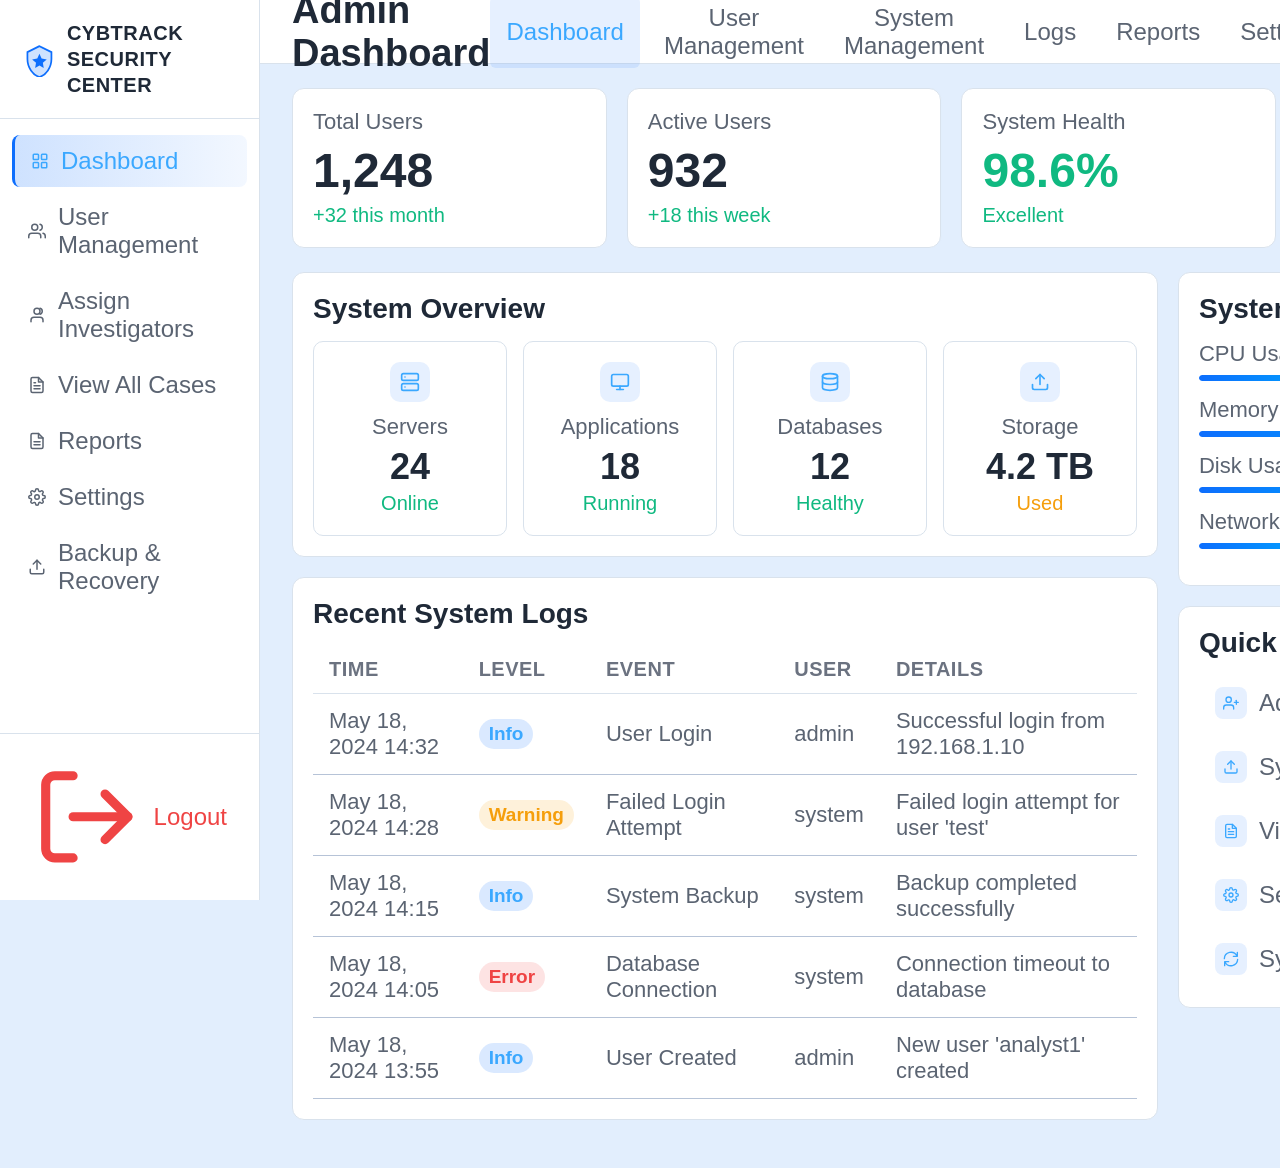
<file: admindash1.html>
<!doctype html>
<html lang="en">
  <head>
    <meta charset="UTF-8" />
    <meta name="viewport" content="width=device-width, initial-scale=1.0" />
    <title>CYBTRACK - Admin Dashboard</title>
    <link rel="stylesheet" href="style.css" />
    <style>
      * {
        margin: 0;
        padding: 0;
        box-sizing: border-box;
      }

       :root[data-theme="light"]{
    color-scheme: light;
    --page-bg:rgb(226, 238, 253);
    --card-bg:#ffffff;
    --input-bg:#ffffff;
    --footer-bg:#ffffff;
    --text:#1f2937;
    --text-secondary:#555;
    --border:#d9e2ec;
    --blue:#0a84ff;
    --bg-primary:rgb(226, 238, 253);
    --bg-secondary:#ffffff;
    --bg-card:#ffffff;
    --bg-hover:rgba(13, 110, 253, 0.08);
    --border-color:#d9e2ec;
    --border-active:#0d6efd;
    --text-primary:#1f2937;
    --text-secondary:#5b6472;
    --text-muted:#6b7280;
    --accent-blue:#0d6efd;
    --accent-blue-light:#1e88ff;
    --accent-glow:#00a3ff;
    --accent-azure:#3ba8ff;
    --accent-green:#10b981;
    --accent-yellow:#f59e0b;
    --accent-red:#ef4444;
    --accent-purple:#8b5cf6;
}

:root[data-theme="dark"]{
    color-scheme: dark;
    --page-bg:#020408;
    --card-bg:rgba(0,0,0,.88);
    --input-bg:#0d1320;
    --footer-bg:#050a14;
    --text:#ffffff;
    --text-secondary:#9fb3c8;
    --border:#1a3a6a;
    --blue:#0a84ff;
    --bg-primary:#020b1a;
    --bg-secondary:#07152d;
    --bg-card:#0a1e3f;
    --bg-hover:rgba(16, 58, 122, 0.3);
    --border-color:#103a7a;
    --border-active:#0d6efd;
    --text-primary:#ffffff;
    --text-secondary:#a8b7d1;
    --text-muted:#6b7a99;
    --accent-blue:#0d6efd;
    --accent-blue-light:#1e88ff;
    --accent-glow:#00a3ff;
    --accent-azure:#3ba8ff;
    --accent-green:#10b981;
    --accent-yellow:#f59e0b;
    --accent-red:#ef4444;
    --accent-purple:#8b5cf6;
}
      :root {
        --bg-primary: #020b1a;
        --bg-secondary: #07152d;
        --bg-card: #0a1e3f;
        --bg-hover: rgba(16, 58, 122, 0.3);
        --border-color: #103a7a;
        --border-active: #0d6efd;
        --text-primary: #ffffff;
        --text-secondary: #a8b7d1;
        --text-muted: #6b7a99;
        --accent-blue: #0d6efd;
        --accent-blue-light: #1e88ff;
        --accent-glow: #00a3ff;
        --accent-azure: #3ba8ff;
        --accent-green: #10b981;
        --accent-yellow: #f59e0b;
        --accent-red: #ef4444;
        --accent-purple: #8b5cf6;
        --sidebar-width: 260px;
      }
      body {
        font-family:
          -apple-system, BlinkMacSystemFont, "Segoe UI", Roboto,
          "Helvetica Neue", Arial, sans-serif;
        background: var(--bg-primary);
        color: var(--text-primary);
        min-height: 100vh;
        overflow-x: hidden;
        transition: background-color 0.25s ease, color 0.25s ease;
      }
      ::-webkit-scrollbar {
        width: 6px;
      }
      ::-webkit-scrollbar-track {
        background: var(--bg-primary);
      }
      ::-webkit-scrollbar-thumb {
        background: var(--border-color);
        border-radius: 3px;
      }
      ::-webkit-scrollbar-thumb:hover {
        background: var(--accent-blue);
      }
      .app-container {
        display: flex;
        min-height: 100vh;
      }
      .sidebar {
        width: var(--sidebar-width);
        background: var(--bg-secondary);
        border-right: 1px solid var(--border-color);
        display: flex;
        flex-direction: column;
        position: fixed;
        height: 100vh;
        z-index: 100;
        transition: transform 0.3s ease;
      }
      .sidebar-header {
        padding: 20px 24px;
        display: flex;
        align-items: center;
        gap: 12px;
        border-bottom: 1px solid var(--border-color);
      }
      .sidebar-logo {
        width: 36px;
        height: 36px;
      }
      .sidebar-logo svg {
        width: 100%;
        height: 100%;
      }
      .sidebar-brand {
        display: flex;
        flex-direction: column;
      }
      .sidebar-brand span {
        font-size: 20px;
        font-weight: 700;
        letter-spacing: 0.5px;
        color: var(--text-primary);
        line-height: 1.3;
      }
      .sidebar-nav {
        flex: 1;
        padding: 16px 12px;
        overflow-y: auto;
      }
      .nav-item {
        display: flex;
        align-items: center;
        gap: 12px;
        padding: 12px 16px;
        border-radius: 8px;
        cursor: pointer;
        transition: all 0.2s ease;
        margin-bottom: 4px;
        color: var(--text-secondary);
        font-size: 24px;
        font-weight: 500;
        border: none;
        background: none;
        width: 100%;
        text-align: left;
      }
      .nav-item:hover {
        background: var(--bg-hover);
        color: var(--text-primary);
      }
      .nav-item.active {
        background: linear-gradient(
          90deg,
          rgba(13, 110, 253, 0.2) 0%,
          rgba(13, 110, 253, 0.05) 100%
        );
        color: var(--accent-azure);
        border-left: 3px solid var(--accent-blue);
      }
      .nav-item svg {
        width: 18px;
        height: 18px;
        flex-shrink: 0;
      }
      .sidebar-footer {
        padding: 16px;
        border-top: 1px solid var(--border-color);
      }
      .logout-btn {
        display: flex;
        align-items: center;
        gap: 12px;
        padding: 12px 16px;
        border-radius: 8px;
        cursor: pointer;
        transition: all 0.2s ease;
        color: var(--accent-red);
        font-size: 24px;
        font-weight: 500;
        border: none;
        background: none;
        width: 100%;
        text-align: left;
      }
      .logout-btn:hover {
        background: rgba(239, 68, 68, 0.1);
      }
      .main-content {
        flex: 1;
        margin-left: var(--sidebar-width);
        display: flex;
        flex-direction: column;
      }
      .top-header {
        height: 64px;
        background: var(--bg-secondary);
        border-bottom: 1px solid var(--border-color);
        display: flex;
        align-items: center;
        justify-content: space-between;
        padding: 0 32px;
        position: sticky;
        top: 0;
        z-index: 50;
      }
      .theme-toggle-group {
        display: flex;
        align-items: center;
        gap: 8px;
        margin-right: 12px;
      }
      .theme-toggle-btn {
        width: 36px;
        height: 36px;
        border-radius: 8px;
        border: 1px solid var(--border-color);
        background: var(--bg-card);
        color: var(--text-secondary);
        display: flex;
        align-items: center;
        justify-content: center;
        cursor: pointer;
        transition: all 0.2s ease;
      }
      .theme-toggle-btn:hover,
      .theme-toggle-btn.active {
        background: var(--accent-blue);
        color: white;
        border-color: var(--accent-blue);
      }
      .header-title {
        font-size: 38px;
        font-weight: 700;
      }
      .header-nav {
        display: flex;
        gap: 8px;
      }
      .header-nav-item {
        padding: 8px 16px;
        border-radius: 6px;
        font-size: 24px;
        font-weight: 500;
        color: var(--text-secondary);
        cursor: pointer;
        transition: all 0.2s;
        border: none;
        background: none;
      }
      .header-nav-item:hover {
        color: var(--text-primary);
        background: var(--bg-hover);
      }
      .header-nav-item.active {
        color: var(--accent-azure);
        background: rgba(13, 110, 253, 0.1);
      }
      .header-user {
        display: flex;
        align-items: center;
        gap: 10px;
        padding: 8px 16px;
        border-radius: 8px;
        border: 1px solid var(--border-color);
        cursor: pointer;
        transition: all 0.2s;
        background: none;
        color: var(--text-primary);
        font-size: 24px;
      }
      .header-user:hover {
        border-color: var(--accent-blue);
        background: var(--bg-hover);
      }
      .user-avatar {
        width: 28px;
        height: 28px;
        border-radius: 50%;
        background: linear-gradient(
          135deg,
          var(--accent-blue),
          var(--accent-purple)
        );
        display: flex;
        align-items: center;
        justify-content: center;
        font-size: 12px;
        font-weight: 700;
      }
      .content-area {
        flex: 1;
        padding: 24px 32px;
        overflow-y: auto;
      }
      .page {
        display: none;
        animation: fadeIn 0.3s ease;
      }
      .page.active {
        display: block;
      }
      @keyframes fadeIn {
        from {
          opacity: 0;
          transform: translateY(10px);
        }
        to {
          opacity: 1;
          transform: translateY(0);
        }
      }
      .card {
        background: var(--bg-card);
        border: 1px solid var(--border-color);
        border-radius: 12px;
        padding: 20px;
        backdrop-filter: blur(10px);
      }
      .card-header {
        display: flex;
        align-items: center;
        justify-content: space-between;
        margin-bottom: 16px;
      }
      .card-title {
        font-size: 28px;
        font-weight: 600;
        color: var(--text-primary);
      }
      .stats-grid {
        display: grid;
        grid-template-columns: repeat(4, 1fr);
        gap: 20px;
        margin-bottom: 24px;
      }
      .stat-card {
        background: var(--bg-card);
        border: 1px solid var(--border-color);
        border-radius: 12px;
        padding: 20px;
        backdrop-filter: blur(10px);
        transition: all 0.3s ease;
      }
      .stat-card:hover {
        border-color: var(--accent-blue);
        transform: translateY(-2px);
        box-shadow: 0 0 20px rgba(0, 163, 255, 0.15);
      }
      .stat-label {
        font-size: 22px;
        color: var(--text-secondary);
        margin-bottom: 8px;
      }
      .stat-value {
        font-size: 48px;
        font-weight: 700;
        color: var(--text-primary);
        margin-bottom: 6px;
      }
      .stat-change {
        font-size: 20px;
        font-weight: 500;
      }
      .stat-change.up {
        color: var(--accent-green);
      }
      .stat-change.down {
        color: var(--accent-red);
      }
      .stat-change.neutral {
        color: var(--accent-yellow);
      }
      .two-column {
        display: grid;
        grid-template-columns: 2fr 1fr;
        gap: 20px;
        margin-bottom: 24px;
      }
      .overview-grid {
        display: grid;
        grid-template-columns: repeat(4, 1fr);
        gap: 16px;
      }
      .overview-item {
        background: var(--bg-card);
        border: 1px solid var(--border-color);
        border-radius: 10px;
        padding: 20px;
        text-align: center;
        transition: all 0.3s ease;
      }
      .overview-item:hover {
        border-color: var(--accent-blue);
        box-shadow: 0 0 15px rgba(0, 163, 255, 0.1);
      }
      .overview-icon {
        width: 40px;
        height: 40px;
        margin: 0 auto 12px;
        display: flex;
        align-items: center;
        justify-content: center;
        border-radius: 10px;
        background: rgba(13, 110, 253, 0.1);
        color: var(--accent-azure);
      }
      .overview-label {
        font-size: 22px;
        color: var(--text-secondary);
        margin-bottom: 6px;
      }
      .overview-value {
        font-size: 36px;
        font-weight: 700;
        color: var(--text-primary);
        margin-bottom: 4px;
      }
      .overview-status {
        font-size: 20px;
        font-weight: 500;
      }
      .status-online {
        color: var(--accent-green);
      }
      .status-running {
        color: var(--accent-green);
      }
      .status-healthy {
        color: var(--accent-green);
      }
      .status-used {
        color: var(--accent-yellow);
      }
      .progress-item {
        margin-bottom: 16px;
      }
      .progress-header {
        display: flex;
        justify-content: space-between;
        margin-bottom: 8px;
        font-size: 22px;
      }
      .progress-label {
        color: var(--text-secondary);
      }
      .progress-value {
        color: var(--text-primary);
        font-weight: 600;
      }
      .progress-bar {
        height: 6px;
        background: var(--bg-secondary);
        border-radius: 3px;
        overflow: hidden;
      }
      .progress-fill {
        height: 100%;
        border-radius: 3px;
        transition: width 1s ease;
        background: linear-gradient(
          90deg,
          var(--accent-blue),
          var(--accent-glow)
        );
      }
      .progress-fill.warning {
        background: linear-gradient(90deg, var(--accent-yellow), #fbbf24);
      }
      .progress-fill.danger {
        background: linear-gradient(90deg, var(--accent-red), #f87171);
      }
      .data-table {
        width: 100%;
        border-collapse: collapse;
      }
      .data-table th {
        text-align: left;
        padding: 12px 16px;
        font-size: 20px;
        font-weight: 600;
        color: var(--text-muted);
        text-transform: uppercase;
        letter-spacing: 0.5px;
        border-bottom: 1px solid var(--border-color);
      }
      .data-table td {
        padding: 14px 16px;
        font-size: 22px;
        color: var(--text-secondary);
        border-bottom: 1px solid rgba(16, 58, 122, 0.3);
      }
      .data-table tr:hover td {
        background: rgba(13, 110, 253, 0.05);
        color: var(--text-primary);
      }
      .badge {
        display: inline-flex;
        align-items: center;
        padding: 4px 10px;
        border-radius: 20px;
        font-size: 19px;
        font-weight: 600;
      }
      .badge-info {
        background: rgba(13, 110, 253, 0.15);
        color: var(--accent-azure);
      }
      .badge-warning {
        background: rgba(245, 158, 11, 0.15);
        color: var(--accent-yellow);
      }
      .badge-error {
        background: rgba(239, 68, 68, 0.15);
        color: var(--accent-red);
      }
      .badge-success {
        background: rgba(16, 185, 129, 0.15);
        color: var(--accent-green);
      }
      .action-list {
        display: flex;
        flex-direction: column;
        gap: 8px;
      }
      .action-item {
        display: flex;
        align-items: center;
        justify-content: space-between;
        padding: 12px 16px;
        border-radius: 8px;
        cursor: pointer;
        transition: all 0.2s;
        border: none;
        background: none;
        width: 100%;
        text-align: left;
        color: var(--text-secondary);
        font-size: 24px;
      }
      .action-item:hover {
        background: var(--bg-hover);
        color: var(--text-primary);
      }
      .action-left {
        display: flex;
        align-items: center;
        gap: 12px;
      }
      .action-icon {
        width: 32px;
        height: 32px;
        border-radius: 8px;
        display: flex;
        align-items: center;
        justify-content: center;
        background: rgba(13, 110, 253, 0.1);
        color: var(--accent-azure);
      }
      .page-header {
        display: flex;
        justify-content: space-between;
        align-items: center;
        margin-bottom: 24px;
      }
      .page-title {
        font-size: 42px;
        font-weight: 700;
      }
      .btn {
        display: inline-flex;
        align-items: center;
        gap: 8px;
        padding: 16px 32px;
        border-radius: 8px;
        font-size: 22px;
        font-weight: 600;
        cursor: pointer;
        transition: all 0.2s;
        border: none;
      }
      .btn-primary {
        background: linear-gradient(
          135deg,
          var(--accent-blue),
          var(--accent-blue-light)
        );
        color: white;
        box-shadow: 0 0 15px rgba(13, 110, 253, 0.3);
      }
      .btn-primary:hover {
        box-shadow: 0 0 25px rgba(0, 163, 255, 0.4);
        transform: translateY(-1px);
      }
      .btn-secondary {
        background: var(--bg-hover);
        color: var(--text-primary);
        border: 1px solid var(--border-color);
      }
      .btn-secondary:hover {
        border-color: var(--accent-blue);
        box-shadow: 0 0 10px rgba(0, 163, 255, 0.1);
      }
      .search-box {
        position: relative;
        width: 300px;
      }
      .search-box input {
        width: 100%;
        padding: 10px 16px 10px 40px;
        background: var(--bg-card);
        border: 1px solid var(--border-color);
        border-radius: 8px;
        color: var(--text-primary);
        font-size: 22px;
        outline: none;
        transition: all 0.2s;
      }
      .search-box input:focus {
        border-color: var(--accent-blue);
        box-shadow:
          0 0 0 3px rgba(13, 110, 253, 0.1),
          0 0 15px rgba(0, 163, 255, 0.1);
      }
      .search-box svg {
        position: absolute;
        left: 12px;
        top: 50%;
        transform: translateY(-50%);
        color: var(--text-muted);
      }
      .user-avatar-small {
        width: 32px;
        height: 32px;
        border-radius: 50%;
        display: flex;
        align-items: center;
        justify-content: center;
        font-size: 12px;
        font-weight: 700;
        color: white;
      }
      .user-cell {
        display: flex;
        align-items: center;
        gap: 12px;
      }
      .user-info {
        display: flex;
        flex-direction: column;
      }
      .user-name {
        font-weight: 600;
        color: var(--text-primary);
      }
      .user-email {
        font-size: 12px;
        color: var(--text-muted);
      }
      .role-badge {
        display: inline-flex;
        align-items: center;
        padding: 4px 12px;
        border-radius: 20px;
        font-size: 12px;
        font-weight: 600;
      }
      .role-admin {
        background: rgba(139, 92, 246, 0.15);
        color: var(--accent-purple);
      }
      .role-investigator {
        background: rgba(13, 110, 253, 0.15);
        color: var(--accent-azure);
      }
      .role-analyst {
        background: rgba(16, 185, 129, 0.15);
        color: var(--accent-green);
      }
      .role-viewer {
        background: rgba(107, 122, 153, 0.15);
        color: var(--text-muted);
      }
      .status-dot {
        width: 8px;
        height: 8px;
        border-radius: 50%;
        display: inline-block;
        margin-right: 6px;
      }
      .status-dot.active {
        background: var(--accent-green);
        box-shadow: 0 0 8px var(--accent-green);
      }
      .status-dot.inactive {
        background: var(--text-muted);
      }
      .action-btns {
        display: flex;
        gap: 8px;
      }
      .icon-btn {
        width: 32px;
        height: 32px;
        border-radius: 6px;
        display: flex;
        align-items: center;
        justify-content: center;
        cursor: pointer;
        transition: all 0.2s;
        border: none;
        background: none;
        color: var(--text-muted);
      }
      .icon-btn:hover {
        background: var(--bg-hover);
        color: var(--text-primary);
        box-shadow: 0 0 8px rgba(0, 163, 255, 0.2);
      }
      .modal-overlay {
        display: none;
        position: fixed;
        inset: 0;
        background: rgba(2, 11, 26, 0.8);
        backdrop-filter: blur(4px);
        z-index: 200;
        align-items: center;
        justify-content: center;
      }
      .modal-overlay.show {
        display: flex;
      }
      .modal {
        background: var(--bg-secondary);
        border: 1px solid var(--border-color);
        border-radius: 16px;
        width: 500px;
        max-width: 90vw;
        max-height: 90vh;
        overflow-y: auto;
        animation: modalIn 0.3s ease;
      }
      @keyframes modalIn {
        from {
          opacity: 0;
          transform: scale(0.95);
        }
        to {
          opacity: 1;
          transform: scale(1);
        }
      }
      .modal-header {
        padding: 24px 24px 0;
        display: flex;
        justify-content: space-between;
        align-items: center;
      }
      .modal-title {
        font-size: 20px;
        font-weight: 700;
      }
      .modal-close {
        width: 32px;
        height: 32px;
        border-radius: 8px;
        display: flex;
        align-items: center;
        justify-content: center;
        cursor: pointer;
        border: none;
        background: none;
        color: var(--text-muted);
        transition: all 0.2s;
      }
      .modal-close:hover {
        background: var(--bg-hover);
        color: var(--text-primary);
      }
      .modal-body {
        padding: 20px 24px;
      }
      .form-group {
        margin-bottom: 16px;
      }
      .form-label {
        display: block;
        font-size: 18px;
        font-weight: 600;
        color: var(--text-secondary);
        margin-bottom: 8px;
      }
      .form-input,
      .form-select {
        width: 100%;
        padding: 10px 14px;
        background: var(--bg-card);
        border: 1px solid var(--border-color);
        border-radius: 8px;
        color: var(--text-primary);
        font-size: 18px;
        outline: none;
        transition: all 0.2s;
      }
      .form-input:focus,
      .form-select:focus {
        border-color: var(--accent-blue);
        box-shadow:
          0 0 0 3px rgba(13, 110, 253, 0.1),
          0 0 15px rgba(0, 163, 255, 0.1);
      }
      .modal-footer {
        padding: 16px 24px 24px;
        display: flex;
        justify-content: flex-end;
        gap: 12px;
      }
      .cases-grid {
        display: grid;
        grid-template-columns: repeat(3, 1fr);
        gap: 20px;
      }
      .case-card {
        background: var(--bg-card);
        border: 1px solid var(--border-color);
        border-radius: 12px;
        padding: 20px;
        transition: all 0.3s ease;
        cursor: pointer;
      }
      .case-card:hover {
        border-color: var(--accent-blue);
        transform: translateY(-4px);
        box-shadow: 0 0 30px rgba(0, 163, 255, 0.15);
      }
      .case-header {
        display: flex;
        justify-content: space-between;
        align-items: flex-start;
        margin-bottom: 16px;
      }
      .case-id {
        font-size: 16px;
        font-weight: 600;
        color: var(--accent-azure);
        font-family: monospace;
      }
      .case-priority {
        padding: 4px 10px;
        border-radius: 20px;
        font-size: 15px;
        font-weight: 600;
      }
      .priority-high {
        background: rgba(239, 68, 68, 0.15);
        color: var(--accent-red);
      }
      .priority-medium {
        background: rgba(245, 158, 11, 0.15);
        color: var(--accent-yellow);
      }
      .priority-low {
        background: rgba(16, 185, 129, 0.15);
        color: var(--accent-green);
      }
      .case-title {
        font-size: 20px;
        font-weight: 600;
        margin-bottom: 8px;
        color: var(--text-primary);
      }
      .case-desc {
        font-size: 18px;
        color: var(--text-secondary);
        line-height: 1.5;
        margin-bottom: 16px;
      }
      .case-meta {
        display: flex;
        justify-content: space-between;
        align-items: center;
        font-size: 16px;
        color: var(--text-muted);
      }
      .case-assignee {
        display: flex;
        align-items: center;
        gap: 6px;
      }
      .reports-list {
        display: flex;
        flex-direction: column;
        gap: 16px;
      }
      .report-item {
        display: flex;
        align-items: center;
        gap: 16px;
        padding: 20px;
        background: var(--bg-card);
        border: 1px solid var(--border-color);
        border-radius: 12px;
        transition: all 0.2s;
        cursor: pointer;
      }
      .report-item:hover {
        border-color: var(--accent-blue);
        background: var(--bg-hover);
        box-shadow: 0 0 20px rgba(0, 163, 255, 0.1);
      }
      .report-icon {
        width: 48px;
        height: 48px;
        border-radius: 12px;
        display: flex;
        align-items: center;
        justify-content: center;
        flex-shrink: 0;
      }
      .report-icon.pdf {
        background: rgba(239, 68, 68, 0.1);
        color: var(--accent-red);
      }
      .report-icon.csv {
        background: rgba(16, 185, 129, 0.1);
        color: var(--accent-green);
      }
      .report-icon.doc {
        background: rgba(13, 110, 253, 0.1);
        color: var(--accent-azure);
      }
      .report-info {
        flex: 1;
      }
      .report-title {
        font-weight: 600;
        color: var(--text-primary);
        margin-bottom: 4px;
        font-size: 20px;
      }
      .report-meta {
        font-size: 16px;
        color: var(--text-muted);
      }
      .report-size {
        font-size: 18px;
        color: var(--text-secondary);
        font-weight: 500;
      }
      .report-actions {
        display: flex;
        gap: 8px;
      }
      .investigator-grid {
        display: grid;
        grid-template-columns: repeat(2, 1fr);
        gap: 20px;
      }
      .investigator-card {
        background: var(--bg-card);
        border: 1px solid var(--border-color);
        border-radius: 12px;
        padding: 20px;
        display: flex;
        gap: 16px;
        transition: all 0.3s ease;
      }
      .investigator-card:hover {
        border-color: var(--accent-blue);
        box-shadow: 0 0 15px rgba(0, 163, 255, 0.1);
      }
      .investigator-card.selected {
        border-color: var(--accent-blue);
        background: rgba(13, 110, 253, 0.05);
        box-shadow: 0 0 20px rgba(0, 163, 255, 0.2);
      }
      .investigator-avatar {
        width: 56px;
        height: 56px;
        border-radius: 50%;
        display: flex;
        align-items: center;
        justify-content: center;
        font-size: 20px;
        font-weight: 700;
        color: white;
        flex-shrink: 0;
      }
      .investigator-details {
        flex: 1;
      }
      .investigator-name {
        font-size: 20px;
        font-weight: 600;
        color: var(--text-primary);
        margin-bottom: 4px;
      }
      .investigator-role {
        font-size: 18px;
        color: var(--text-secondary);
        margin-bottom: 8px;
      }
      .investigator-stats {
        display: flex;
        gap: 16px;
        font-size: 16px;
      }
      .investigator-stat {
        display: flex;
        align-items: center;
        gap: 4px;
        color: var(--text-muted);
      }
      .investigator-stat strong {
        color: var(--text-primary);
      }
      .investigator-checkbox {
        width: 24px;
        height: 24px;
        border-radius: 6px;
        border: 2px solid var(--border-color);
        display: flex;
        align-items: center;
        justify-content: center;
        cursor: pointer;
        transition: all 0.2s;
        flex-shrink: 0;
        margin-top: 4px;
      }
      .investigator-checkbox.checked {
        background: var(--accent-blue);
        border-color: var(--accent-blue);
        box-shadow: 0 0 10px rgba(13, 110, 253, 0.4);
      }
      .logout-page {
        display: flex;
        align-items: center;
        justify-content: center;
        min-height: 60vh;
      }
      .logout-card {
        text-align: center;
        padding: 60px 40px;
        max-width: 400px;
      }
      .logout-icon {
        width: 80px;
        height: 80px;
        margin: 0 auto 24px;
        background: rgba(239, 68, 68, 0.1);
        border-radius: 50%;
        display: flex;
        align-items: center;
        justify-content: center;
        color: var(--accent-red);
      }
      .logout-title {
        font-size: 24px;
        font-weight: 700;
        margin-bottom: 12px;
      }
      .logout-text {
        color: var(--text-secondary);
        margin-bottom: 32px;
        line-height: 1.6;
      }
      .logout-actions {
        display: flex;
        gap: 12px;
        justify-content: center;
      }
      .toast-container {
        position: fixed;
        top: 80px;
        right: 24px;
        z-index: 300;
        display: flex;
        flex-direction: column;
        gap: 12px;
      }
      .toast {
        padding: 14px 20px;
        border-radius: 10px;
        font-size: 14px;
        font-weight: 500;
        display: flex;
        align-items: center;
        gap: 10px;
        animation:
          toastIn 0.3s ease,
          toastOut 0.3s ease 2.7s forwards;
        max-width: 400px;
        box-shadow: 0 0 20px rgba(0, 163, 255, 0.2);
      }
      @keyframes toastIn {
        from {
          transform: translateX(100%);
          opacity: 0;
        }
        to {
          transform: translateX(0);
          opacity: 1;
        }
      }
      @keyframes toastOut {
        from {
          transform: translateX(0);
          opacity: 1;
        }
        to {
          transform: translateX(100%);
          opacity: 0;
        }
      }
      .toast-success {
        background: rgba(16, 185, 129, 0.15);
        border: 1px solid rgba(16, 185, 129, 0.3);
        color: var(--accent-green);
      }
      .toast-error {
        background: rgba(239, 68, 68, 0.15);
        border: 1px solid rgba(239, 68, 68, 0.3);
        color: var(--accent-red);
      }
      .toast-info {
        background: rgba(13, 110, 253, 0.15);
        border: 1px solid rgba(13, 110, 253, 0.3);
        color: var(--accent-azure);
      }
      @media (max-width: 1200px) {
        .stats-grid {
          grid-template-columns: repeat(2, 1fr);
        }
        .two-column {
          grid-template-columns: 1fr;
        }
        .cases-grid {
          grid-template-columns: repeat(2, 1fr);
        }
      }
      @media (max-width: 768px) {
        .sidebar {
          transform: translateX(-100%);
        }
        .sidebar.open {
          transform: translateX(0);
        }
        .main-content {
          margin-left: 0;
        }
        .stats-grid {
          grid-template-columns: 1fr;
        }
        .overview-grid {
          grid-template-columns: repeat(2, 1fr);
        }
        .cases-grid {
          grid-template-columns: 1fr;
        }
        .investigator-grid {
          grid-template-columns: 1fr;
        }
        .header-nav {
          display: none;
        }
      }
    </style>
    <base target="_blank" />
  </head>
  <body>
    <div class="app-container">
      <aside class="sidebar" id="sidebar">
        <div class="sidebar-header">
          <div class="sidebar-logo">
            <svg viewBox="0 0 36 36" fill="none">
              <path
                d="M18 3L4 10V18C4 27.9 10.26 36.66 18 39C25.74 36.66 32 27.9 32 18V10L18 3Z"
                fill="none"
                stroke="#0D6EFD"
                stroke-width="2"
              />
              <path
                d="M18 3L4 10V18C4 27.9 10.26 36.66 18 39C25.74 36.66 32 27.9 32 18V10L18 3Z"
                fill="url(#sg)"
                opacity="0.2"
              />
              <defs>
                <linearGradient id="sg" x1="18" y1="3" x2="18" y2="39">
                  <stop offset="0%" stop-color="#0D6EFD" />
                  <stop offset="100%" stop-color="#00A3FF" />
                </linearGradient>
              </defs>
              <path
                d="M18 12L20.5 17.5L26.5 18.5L22 22.5L23 28.5L18 25.5L13 28.5L14 22.5L9.5 18.5L15.5 17.5Z"
                fill="#0D6EFD"
              />
            </svg>
          </div>
          <div class="sidebar-brand">
            <span>CYBTRACK</span>
            <span>SECURITY CENTER</span>
          </div>
        </div>
        <nav class="sidebar-nav">
          <button class="nav-item active" data-page="dashboard">
            <svg
              viewBox="0 0 24 24"
              fill="none"
              stroke="currentColor"
              stroke-width="2"
              stroke-linecap="round"
              stroke-linejoin="round"
            >
              <rect x="3" y="3" width="7" height="7" rx="1" />
              <rect x="14" y="3" width="7" height="7" rx="1" />
              <rect x="14" y="14" width="7" height="7" rx="1" />
              <rect x="3" y="14" width="7" height="7" rx="1" />
            </svg>
            Dashboard
          </button>
          <button class="nav-item" data-page="users">
            <svg
              viewBox="0 0 24 24"
              fill="none"
              stroke="currentColor"
              stroke-width="2"
              stroke-linecap="round"
              stroke-linejoin="round"
            >
              <path d="M17 21v-2a4 4 0 0 0-4-4H5a4 4 0 0 0-4 4v2" />
              <circle cx="9" cy="7" r="4" />
              <path d="M23 21v-2a4 4 0 0 0-3-3.87" />
              <path d="M16 3.13a4 4 0 0 1 0 7.75" />
            </svg>
            User Management
          </button>
          <button class="nav-item" data-page="investigators">
            <svg
              viewBox="0 0 24 24"
              fill="none"
              stroke="currentColor"
              stroke-width="2"
              stroke-linecap="round"
              stroke-linejoin="round"
            >
              <path d="M20 21v-2a4 4 0 0 0-4-4H8a4 4 0 0 0-4 4v2" />
              <circle cx="12" cy="7" r="4" />
              <path d="M16 3.13a4 4 0 0 1 0 7.75" />
            </svg>
            Assign Investigators
          </button>
          <button class="nav-item" data-page="cases">
            <svg
              viewBox="0 0 24 24"
              fill="none"
              stroke="currentColor"
              stroke-width="2"
              stroke-linecap="round"
              stroke-linejoin="round"
            >
              <path
                d="M14 2H6a2 2 0 0 0-2 2v16a2 2 0 0 0 2 2h12a2 2 0 0 0 2-2V8z"
              />
              <polyline points="14 2 14 8 20 8" />
              <line x1="16" y1="13" x2="8" y2="13" />
              <line x1="16" y1="17" x2="8" y2="17" />
              <polyline points="10 9 9 9 8 9" />
            </svg>
            View All Cases
          </button>
          <button class="nav-item" data-page="reports">
            <svg
              viewBox="0 0 24 24"
              fill="none"
              stroke="currentColor"
              stroke-width="2"
              stroke-linecap="round"
              stroke-linejoin="round"
            >
              <path
                d="M14 2H6a2 2 0 0 0-2 2v16a2 2 0 0 0 2 2h12a2 2 0 0 0 2-2V8z"
              />
              <polyline points="14 2 14 8 20 8" />
              <line x1="16" y1="13" x2="8" y2="13" />
              <line x1="16" y1="17" x2="8" y2="17" />
            </svg>
            Reports
          </button>
          <button class="nav-item" data-page="settings">
            <svg
              viewBox="0 0 24 24"
              fill="none"
              stroke="currentColor"
              stroke-width="2"
              stroke-linecap="round"
              stroke-linejoin="round"
            >
              <circle cx="12" cy="12" r="3" />
              <path
                d="M19.4 15a1.65 1.65 0 0 0 .33 1.82l.06.06a2 2 0 0 1 0 2.83 2 2 0 0 1-2.83 0l-.06-.06a1.65 1.65 0 0 0-1.82-.33 1.65 1.65 0 0 0-1 1.51V21a2 2 0 0 1-2 2 2 2 0 0 1-2-2v-.09A1.65 1.65 0 0 0 9 19.4a1.65 1.65 0 0 0-1.82.33l-.06.06a2 2 0 0 1-2.83 0 2 2 0 0 1 0-2.83l.06-.06a1.65 1.65 0 0 0 .33-1.82 1.65 1.65 0 0 0-1.51-1H3a2 2 0 0 1-2-2 2 2 0 0 1 2-2h.09A1.65 1.65 0 0 0 4.6 9a1.65 1.65 0 0 0-.33-1.82l-.06-.06a2 2 0 0 1 0-2.83 2 2 0 0 1 2.83 0l.06.06a1.65 1.65 0 0 0 1.82.33H9a1.65 1.65 0 0 0 1-1.51V3a2 2 0 0 1 2-2 2 2 0 0 1 2 2v.09a1.65 1.65 0 0 0 1 1.51 1.65 1.65 0 0 0 1.82-.33l.06-.06a2 2 0 0 1 2.83 0 2 2 0 0 1 0 2.83l-.06.06a1.65 1.65 0 0 0-.33 1.82V9a1.65 1.65 0 0 0 1.51 1H21a2 2 0 0 1 2 2 2 2 0 0 1-2 2h-.09a1.65 1.65 0 0 0-1.51 1z"
              />
            </svg>
            Settings
          </button>
          <button class="nav-item" data-page="backup">
            <svg
              viewBox="0 0 24 24"
              fill="none"
              stroke="currentColor"
              stroke-width="2"
              stroke-linecap="round"
              stroke-linejoin="round"
            >
              <path d="M21 15v4a2 2 0 0 1-2 2H5a2 2 0 0 1-2-2v-4" />
              <polyline points="17 8 12 3 7 8" />
              <line x1="12" y1="3" x2="12" y2="15" />
            </svg>
            Backup & Recovery
          </button>
        </nav>
        <div class="sidebar-footer">
          <button class="logout-btn" data-page="logout">
            <svg
              viewBox="0 0 24 24"
              fill="none"
              stroke="currentColor"
              stroke-width="2"
              stroke-linecap="round"
              stroke-linejoin="round"
            >
              <path d="M9 21H5a2 2 0 0 1-2-2V5a2 2 0 0 1 2-2h4" />
              <polyline points="16 17 21 12 16 7" />
              <line x1="21" y1="12" x2="9" y2="12" />
            </svg>
            Logout
          </button>
        </div>
      </aside>

      <main class="main-content">
        <header class="top-header">
          <div class="header-title" id="pageTitle">Admin Dashboard</div>
          <div class="header-nav">
            <button class="header-nav-item active" data-page="dashboard">
              Dashboard
            </button>
            <button class="header-nav-item" data-page="users">
              User Management
            </button>
            <button class="header-nav-item" data-page="system">
              System Management
            </button>
            <button class="header-nav-item" data-page="logs">Logs</button>
            <button class="header-nav-item" data-page="reports">Reports</button>
            <button class="header-nav-item" data-page="settings">
              Settings
            </button>
          </div>
          <div style="display: flex; align-items: center; gap: 10px;">
            <div class="theme-toggle-group">
              <button class="theme-toggle-btn" data-theme="light" onclick="setTheme('light')" title="Light mode">☀️</button>
              <button class="theme-toggle-btn" data-theme="dark" onclick="setTheme('dark')" title="Dark mode">🌙</button>
            </div>
            <button class="header-user">
              <div class="user-avatar">A</div>
              <span>Admin</span>
              <svg
                width="16"
                height="16"
                viewBox="0 0 24 24"
                fill="none"
                stroke="currentColor"
                stroke-width="2"
                stroke-linecap="round"
                stroke-linejoin="round"
              >
                <polyline points="6 9 12 15 18 9" />
              </svg>
            </button>
          </div>
        </header>

        <div class="content-area">
          <!-- Dashboard Page -->
          <div class="page active" id="dashboard">
            <div class="stats-grid">
              <div class="stat-card">
                <div class="stat-label">Total Users</div>
                <div class="stat-value">1,248</div>
                <div class="stat-change up">+32 this month</div>
              </div>
              <div class="stat-card">
                <div class="stat-label">Active Users</div>
                <div class="stat-value">932</div>
                <div class="stat-change up">+18 this week</div>
              </div>
              <div class="stat-card">
                <div class="stat-label">System Health</div>
                <div class="stat-value" style="color: var(--accent-green)">
                  98.6%
                </div>
                <div class="stat-change up">Excellent</div>
              </div>
              <div class="stat-card">
                <div class="stat-label">Security Score</div>
                <div class="stat-value" style="color: var(--accent-yellow)">
                  92/100
                </div>
                <div class="stat-change neutral">High</div>
              </div>
            </div>
            <div class="two-column">
              <div>
                <div class="card">
                  <div class="card-header">
                    <div class="card-title">System Overview</div>
                  </div>
                  <div class="overview-grid">
                    <div class="overview-item">
                      <div class="overview-icon">
                        <svg
                          width="20"
                          height="20"
                          viewBox="0 0 24 24"
                          fill="none"
                          stroke="currentColor"
                          stroke-width="2"
                          stroke-linecap="round"
                          stroke-linejoin="round"
                        >
                          <rect
                            x="2"
                            y="2"
                            width="20"
                            height="8"
                            rx="2"
                            ry="2"
                          />
                          <rect
                            x="2"
                            y="14"
                            width="20"
                            height="8"
                            rx="2"
                            ry="2"
                          />
                          <line x1="6" y1="6" x2="6.01" y2="6" />
                          <line x1="6" y1="18" x2="6.01" y2="18" />
                        </svg>
                      </div>
                      <div class="overview-label">Servers</div>
                      <div class="overview-value">24</div>
                      <div class="overview-status status-online">Online</div>
                    </div>
                    <div class="overview-item">
                      <div class="overview-icon">
                        <svg
                          width="20"
                          height="20"
                          viewBox="0 0 24 24"
                          fill="none"
                          stroke="currentColor"
                          stroke-width="2"
                          stroke-linecap="round"
                          stroke-linejoin="round"
                        >
                          <rect
                            x="2"
                            y="3"
                            width="20"
                            height="14"
                            rx="2"
                            ry="2"
                          />
                          <line x1="8" y1="21" x2="16" y2="21" />
                          <line x1="12" y1="17" x2="12" y2="21" />
                        </svg>
                      </div>
                      <div class="overview-label">Applications</div>
                      <div class="overview-value">18</div>
                      <div class="overview-status status-running">Running</div>
                    </div>
                    <div class="overview-item">
                      <div class="overview-icon">
                        <svg
                          width="20"
                          height="20"
                          viewBox="0 0 24 24"
                          fill="none"
                          stroke="currentColor"
                          stroke-width="2"
                          stroke-linecap="round"
                          stroke-linejoin="round"
                        >
                          <ellipse cx="12" cy="5" rx="9" ry="3" />
                          <path d="M21 12c0 1.66-4 3-9 3s-9-1.34-9-3" />
                          <path d="M3 5v14c0 1.66 4 3 9 3s9-1.34 9-3V5" />
                        </svg>
                      </div>
                      <div class="overview-label">Databases</div>
                      <div class="overview-value">12</div>
                      <div class="overview-status status-healthy">Healthy</div>
                    </div>
                    <div class="overview-item">
                      <div class="overview-icon">
                        <svg
                          width="20"
                          height="20"
                          viewBox="0 0 24 24"
                          fill="none"
                          stroke="currentColor"
                          stroke-width="2"
                          stroke-linecap="round"
                          stroke-linejoin="round"
                        >
                          <path d="M21 15v4a2 2 0 0 1-2 2H5a2 2 0 0 1-2-2v-4" />
                          <polyline points="17 8 12 3 7 8" />
                          <line x1="12" y1="3" x2="12" y2="15" />
                        </svg>
                      </div>
                      <div class="overview-label">Storage</div>
                      <div class="overview-value">4.2 TB</div>
                      <div class="overview-status status-used">Used</div>
                    </div>
                  </div>
                </div>
                <div class="card" style="margin-top: 20px">
                  <div class="card-header">
                    <div class="card-title">Recent System Logs</div>
                  </div>
                  <table class="data-table">
                    <thead>
                      <tr>
                        <th>Time</th>
                        <th>Level</th>
                        <th>Event</th>
                        <th>User</th>
                        <th>Details</th>
                      </tr>
                    </thead>
                    <tbody>
                      <tr>
                        <td>May 18, 2024 14:32</td>
                        <td><span class="badge badge-info">Info</span></td>
                        <td>User Login</td>
                        <td>admin</td>
                        <td>Successful login from 192.168.1.10</td>
                      </tr>
                      <tr>
                        <td>May 18, 2024 14:28</td>
                        <td>
                          <span class="badge badge-warning">Warning</span>
                        </td>
                        <td>Failed Login Attempt</td>
                        <td>system</td>
                        <td>Failed login attempt for user 'test'</td>
                      </tr>
                      <tr>
                        <td>May 18, 2024 14:15</td>
                        <td><span class="badge badge-info">Info</span></td>
                        <td>System Backup</td>
                        <td>system</td>
                        <td>Backup completed successfully</td>
                      </tr>
                      <tr>
                        <td>May 18, 2024 14:05</td>
                        <td><span class="badge badge-error">Error</span></td>
                        <td>Database Connection</td>
                        <td>system</td>
                        <td>Connection timeout to database</td>
                      </tr>
                      <tr>
                        <td>May 18, 2024 13:55</td>
                        <td><span class="badge badge-info">Info</span></td>
                        <td>User Created</td>
                        <td>admin</td>
                        <td>New user 'analyst1' created</td>
                      </tr>
                    </tbody>
                  </table>
                </div>
              </div>
              <div>
                <div class="card">
                  <div class="card-header">
                    <div class="card-title">System Resources</div>
                  </div>
                  <div class="progress-item">
                    <div class="progress-header">
                      <span class="progress-label">CPU Usage</span
                      ><span class="progress-value">32%</span>
                    </div>
                    <div class="progress-bar">
                      <div class="progress-fill" style="width: 32%"></div>
                    </div>
                  </div>
                  <div class="progress-item">
                    <div class="progress-header">
                      <span class="progress-label">Memory Usage</span
                      ><span class="progress-value">58%</span>
                    </div>
                    <div class="progress-bar">
                      <div class="progress-fill" style="width: 58%"></div>
                    </div>
                  </div>
                  <div class="progress-item">
                    <div class="progress-header">
                      <span class="progress-label">Disk Usage</span
                      ><span class="progress-value">47%</span>
                    </div>
                    <div class="progress-bar">
                      <div class="progress-fill" style="width: 47%"></div>
                    </div>
                  </div>
                  <div class="progress-item">
                    <div class="progress-header">
                      <span class="progress-label">Network Usage</span
                      ><span class="progress-value">29%</span>
                    </div>
                    <div class="progress-bar">
                      <div class="progress-fill" style="width: 29%"></div>
                    </div>
                  </div>
                </div>
                <div class="card" style="margin-top: 20px">
                  <div class="card-header">
                    <div class="card-title">Quick Actions</div>
                  </div>
                  <div class="action-list">
                    <button
                      class="action-item"
                      onclick="
                        showToast('Add New User modal would open', 'info')
                      "
                    >
                      <div class="action-left">
                        <div class="action-icon">
                          <svg
                            width="16"
                            height="16"
                            viewBox="0 0 24 24"
                            fill="none"
                            stroke="currentColor"
                            stroke-width="2"
                            stroke-linecap="round"
                            stroke-linejoin="round"
                          >
                            <path
                              d="M16 21v-2a4 4 0 0 0-4-4H5a4 4 0 0 0-4 4v2"
                            />
                            <circle cx="8.5" cy="7" r="4" />
                            <line x1="20" y1="8" x2="20" y2="14" />
                            <line x1="23" y1="11" x2="17" y2="11" />
                          </svg>
                        </div>
                        <span>Add New User</span>
                      </div>
                      <svg
                        width="16"
                        height="16"
                        viewBox="0 0 24 24"
                        fill="none"
                        stroke="currentColor"
                        stroke-width="2"
                        stroke-linecap="round"
                        stroke-linejoin="round"
                      >
                        <polyline points="9 18 15 12 9 6" />
                      </svg>
                    </button>
                    <button
                      class="action-item"
                      onclick="showToast('System backup initiated', 'success')"
                    >
                      <div class="action-left">
                        <div class="action-icon">
                          <svg
                            width="16"
                            height="16"
                            viewBox="0 0 24 24"
                            fill="none"
                            stroke="currentColor"
                            stroke-width="2"
                            stroke-linecap="round"
                            stroke-linejoin="round"
                          >
                            <path
                              d="M21 15v4a2 2 0 0 1-2 2H5a2 2 0 0 1-2-2v-4"
                            />
                            <polyline points="17 8 12 3 7 8" />
                            <line x1="12" y1="3" x2="12" y2="15" />
                          </svg>
                        </div>
                        <span>System Backup</span>
                      </div>
                      <svg
                        width="16"
                        height="16"
                        viewBox="0 0 24 24"
                        fill="none"
                        stroke="currentColor"
                        stroke-width="2"
                        stroke-linecap="round"
                        stroke-linejoin="round"
                      >
                        <polyline points="9 18 15 12 9 6" />
                      </svg>
                    </button>
                    <button class="action-item" onclick="navigateTo('users')">
                      <div class="action-left">
                        <div class="action-icon">
                          <svg
                            width="16"
                            height="16"
                            viewBox="0 0 24 24"
                            fill="none"
                            stroke="currentColor"
                            stroke-width="2"
                            stroke-linecap="round"
                            stroke-linejoin="round"
                          >
                            <path
                              d="M14 2H6a2 2 0 0 0-2 2v16a2 2 0 0 0 2 2h12a2 2 0 0 0 2-2V8z"
                            />
                            <polyline points="14 2 14 8 20 8" />
                            <line x1="16" y1="13" x2="8" y2="13" />
                            <line x1="16" y1="17" x2="8" y2="17" />
                            <polyline points="10 9 9 9 8 9" />
                          </svg>
                        </div>
                        <span>View Audit Logs</span>
                      </div>
                      <svg
                        width="16"
                        height="16"
                        viewBox="0 0 24 24"
                        fill="none"
                        stroke="currentColor"
                        stroke-width="2"
                        stroke-linecap="round"
                        stroke-linejoin="round"
                      >
                        <polyline points="9 18 15 12 9 6" />
                      </svg>
                    </button>
                    <button
                      class="action-item"
                      onclick="navigateTo('settings')"
                    >
                      <div class="action-left">
                        <div class="action-icon">
                          <svg
                            width="16"
                            height="16"
                            viewBox="0 0 24 24"
                            fill="none"
                            stroke="currentColor"
                            stroke-width="2"
                            stroke-linecap="round"
                            stroke-linejoin="round"
                          >
                            <circle cx="12" cy="12" r="3" />
                            <path
                              d="M19.4 15a1.65 1.65 0 0 0 .33 1.82l.06.06a2 2 0 0 1 0 2.83 2 2 0 0 1-2.83 0l-.06-.06a1.65 1.65 0 0 0-1.82-.33 1.65 1.65 0 0 0-1 1.51V21a2 2 0 0 1-2 2 2 2 0 0 1-2-2v-.09A1.65 1.65 0 0 0 9 19.4a1.65 1.65 0 0 0-1.82.33l-.06.06a2 2 0 0 1-2.83 0 2 2 0 0 1 0-2.83l.06-.06a1.65 1.65 0 0 0 .33-1.82 1.65 1.65 0 0 0-1.51-1H3a2 2 0 0 1-2-2 2 2 0 0 1 2-2h.09A1.65 1.65 0 0 0 4.6 9a1.65 1.65 0 0 0-.33-1.82l-.06-.06a2 2 0 0 1 0-2.83 2 2 0 0 1 2.83 0l.06.06a1.65 1.65 0 0 0 1.82.33H9a1.65 1.65 0 0 0 1-1.51V3a2 2 0 0 1 2-2 2 2 0 0 1 2 2v.09a1.65 1.65 0 0 0 1 1.51 1.65 1.65 0 0 0 1.82-.33l.06-.06a2 2 0 0 1 2.83 0 2 2 0 0 1 0 2.83l-.06.06a1.65 1.65 0 0 0-.33 1.82V9a1.65 1.65 0 0 0 1.51 1H21a2 2 0 0 1 2 2 2 2 0 0 1-2 2h-.09a1.65 1.65 0 0 0-1.51 1z"
                            />
                          </svg>
                        </div>
                        <span>Security Settings</span>
                      </div>
                      <svg
                        width="16"
                        height="16"
                        viewBox="0 0 24 24"
                        fill="none"
                        stroke="currentColor"
                        stroke-width="2"
                        stroke-linecap="round"
                        stroke-linejoin="round"
                      >
                        <polyline points="9 18 15 12 9 6" />
                      </svg>
                    </button>
                    <button
                      class="action-item"
                      onclick="showToast('Checking for updates...', 'info')"
                    >
                      <div class="action-left">
                        <div class="action-icon">
                          <svg
                            width="16"
                            height="16"
                            viewBox="0 0 24 24"
                            fill="none"
                            stroke="currentColor"
                            stroke-width="2"
                            stroke-linecap="round"
                            stroke-linejoin="round"
                          >
                            <path
                              d="M21.5 2v6h-6M2.5 22v-6h6M2 11.5a10 10 0 0 1 18.8-4.3M22 12.5a10 10 0 0 1-18.8 4.3"
                            />
                          </svg>
                        </div>
                        <span>System Updates</span>
                      </div>
                      <svg
                        width="16"
                        height="16"
                        viewBox="0 0 24 24"
                        fill="none"
                        stroke="currentColor"
                        stroke-width="2"
                        stroke-linecap="round"
                        stroke-linejoin="round"
                      >
                        <polyline points="9 18 15 12 9 6" />
                      </svg>
                    </button>
                  </div>
                </div>
              </div>
            </div>
          </div>

          <!-- User Management Page -->
          <div class="page" id="users">
            <div class="page-header">
              <div>
                <h1 class="page-title">User Management</h1>
                <p style="color: var(--text-secondary); margin-top: 4px">
                  Manage system users, roles and permissions
                </p>
              </div>
              <button
                class="btn btn-primary"
                onclick="openModal('addUserModal')"
              >
                <svg
                  width="16"
                  height="16"
                  viewBox="0 0 24 24"
                  fill="none"
                  stroke="currentColor"
                  stroke-width="2"
                  stroke-linecap="round"
                  stroke-linejoin="round"
                >
                  <line x1="12" y1="5" x2="12" y2="19" />
                  <line x1="5" y1="12" x2="19" y2="12" /></svg
                >Add New User
              </button>
            </div>
            <div class="card">
              <div class="card-header">
                <div class="search-box">
                  <svg
                    width="16"
                    height="16"
                    viewBox="0 0 24 24"
                    fill="none"
                    stroke="currentColor"
                    stroke-width="2"
                    stroke-linecap="round"
                    stroke-linejoin="round"
                  >
                    <circle cx="11" cy="11" r="8" />
                    <line x1="21" y1="21" x2="16.65" y2="16.65" />
                  </svg>
                  <input
                    type="text"
                    placeholder="Search users..."
                    id="userSearch"
                    onkeyup="filterUsers()"
                  />
                </div>
                <div style="display: flex; gap: 8px">
                  <button class="btn btn-secondary">
                    <svg
                      width="16"
                      height="16"
                      viewBox="0 0 24 24"
                      fill="none"
                      stroke="currentColor"
                      stroke-width="2"
                      stroke-linecap="round"
                      stroke-linejoin="round"
                    >
                      <line x1="8" y1="6" x2="21" y2="6" />
                      <line x1="8" y1="12" x2="21" y2="12" />
                      <line x1="8" y1="18" x2="21" y2="18" />
                      <line x1="3" y1="6" x2="3.01" y2="6" />
                      <line x1="3" y1="12" x2="3.01" y2="12" />
                      <line x1="3" y1="18" x2="3.01" y2="18" /></svg
                    >Filter
                  </button>
                  <button class="btn btn-secondary">
                    <svg
                      width="16"
                      height="16"
                      viewBox="0 0 24 24"
                      fill="none"
                      stroke="currentColor"
                      stroke-width="2"
                      stroke-linecap="round"
                      stroke-linejoin="round"
                    >
                      <path d="M21 15v4a2 2 0 0 1-2 2H5a2 2 0 0 1-2-2v-4" />
                      <polyline points="7 10 12 15 17 10" />
                      <line x1="12" y1="15" x2="12" y2="3" /></svg
                    >Export
                  </button>
                </div>
              </div>
              <table class="data-table" id="usersTable">
                <thead>
                  <tr>
                    <th>User</th>
                    <th>Role</th>
                    <th>Department</th>
                    <th>Status</th>
                    <th>Last Active</th>
                    <th>Actions</th>
                  </tr>
                </thead>
                <tbody>
                  <tr>
                    <td>
                      <div class="user-cell">
                        <div
                          class="user-avatar-small"
                          style="
                            background: linear-gradient(
                              135deg,
                              #0d6efd,
                              #8b5cf6
                            );
                          "
                        >
                          CA
                        </div>
                        <div class="user-info">
                          <span class="user-name">Cali Xasan</span
                          ><span class="user-email">cali.xasan@ncsc.gov</span>
                        </div>
                      </div>
                    </td>
                    <td><span class="role-badge role-admin">Admin</span></td>
                    <td>IT Security</td>
                    <td><span class="status-dot active"></span>Active</td>
                    <td>2 mins ago</td>
                    <td>
                      <div class="action-btns">
                        <button
                          class="icon-btn"
                          onclick="showToast('Edit user', 'info')"
                        >
                          <svg
                            width="16"
                            height="16"
                            viewBox="0 0 24 24"
                            fill="none"
                            stroke="currentColor"
                            stroke-width="2"
                            stroke-linecap="round"
                            stroke-linejoin="round"
                          >
                            <path
                              d="M11 4H4a2 2 0 0 0-2 2v14a2 2 0 0 0 2 2h14a2 2 0 0 0 2-2v-7"
                            />
                            <path
                              d="M18.5 2.5a2.121 2.121 0 0 1 3 3L12 15l-4 1 1-4 9.5-9.5z"
                            />
                          </svg></button
                        ><button
                          class="icon-btn"
                          onclick="showToast('User deleted', 'error')"
                        >
                          <svg
                            width="16"
                            height="16"
                            viewBox="0 0 24 24"
                            fill="none"
                            stroke="currentColor"
                            stroke-width="2"
                            stroke-linecap="round"
                            stroke-linejoin="round"
                          >
                            <polyline points="3 6 5 6 21 6" />
                            <path
                              d="M19 6v14a2 2 0 0 1-2 2H7a2 2 0 0 1-2-2V6m3 0V4a2 2 0 0 1 2-2h4a2 2 0 0 1 2 2v2"
                            />
                          </svg>
                        </button>
                      </div>
                    </td>
                  </tr>
                  <tr>
                    <td>
                      <div class="user-cell">
                        <div
                          class="user-avatar-small"
                          style="
                            background: linear-gradient(
                              135deg,
                              #10b981,
                              #059669
                            );
                          "
                        >
                          FA
                        </div>
                        <div class="user-info">
                          <span class="user-name">Faadumo Axmed</span
                          ><span class="user-email">faadumo.a@ncsc.gov</span>
                        </div>
                      </div>
                    </td>
                    <td>
                      <span class="role-badge role-investigator"
                        >Investigator</span
                      >
                    </td>
                    <td>Forensics</td>
                    <td><span class="status-dot active"></span>Active</td>
                    <td>15 mins ago</td>
                    <td>
                      <div class="action-btns">
                        <button
                          class="icon-btn"
                          onclick="showToast('Edit user', 'info')"
                        >
                          <svg
                            width="16"
                            height="16"
                            viewBox="0 0 24 24"
                            fill="none"
                            stroke="currentColor"
                            stroke-width="2"
                            stroke-linecap="round"
                            stroke-linejoin="round"
                          >
                            <path
                              d="M11 4H4a2 2 0 0 0-2 2v14a2 2 0 0 0 2 2h14a2 2 0 0 0 2-2v-7"
                            />
                            <path
                              d="M18.5 2.5a2.121 2.121 0 0 1 3 3L12 15l-4 1 1-4 9.5-9.5z"
                            />
                          </svg></button
                        ><button
                          class="icon-btn"
                          onclick="showToast('User deleted', 'error')"
                        >
                          <svg
                            width="16"
                            height="16"
                            viewBox="0 0 24 24"
                            fill="none"
                            stroke="currentColor"
                            stroke-width="2"
                            stroke-linecap="round"
                            stroke-linejoin="round"
                          >
                            <polyline points="3 6 5 6 21 6" />
                            <path
                              d="M19 6v14a2 2 0 0 1-2 2H7a2 2 0 0 1-2-2V6m3 0V4a2 2 0 0 1 2-2h4a2 2 0 0 1 2 2v2"
                            />
                          </svg>
                        </button>
                      </div>
                    </td>
                  </tr>
                  <tr>
                    <td>
                      <div class="user-cell">
                        <div
                          class="user-avatar-small"
                          style="
                            background: linear-gradient(
                              135deg,
                              #f59e0b,
                              #d97706
                            );
                          "
                        >
                          II
                        </div>
                        <div class="user-info">
                          <span class="user-name">Idil Ibraahim</span
                          ><span class="user-email">idil.i@ncsc.gov</span>
                        </div>
                      </div>
                    </td>
                    <td>
                      <span class="role-badge role-analyst">Analyst</span>
                    </td>
                    <td>Threat Intel</td>
                    <td><span class="status-dot active"></span>Active</td>
                    <td>1 hour ago</td>
                    <td>
                      <div class="action-btns">
                        <button
                          class="icon-btn"
                          onclick="showToast('Edit user', 'info')"
                        >
                          <svg
                            width="16"
                            height="16"
                            viewBox="0 0 24 24"
                            fill="none"
                            stroke="currentColor"
                            stroke-width="2"
                            stroke-linecap="round"
                            stroke-linejoin="round"
                          >
                            <path
                              d="M11 4H4a2 2 0 0 0-2 2v14a2 2 0 0 0 2 2h14a2 2 0 0 0 2-2v-7"
                            />
                            <path
                              d="M18.5 2.5a2.121 2.121 0 0 1 3 3L12 15l-4 1 1-4 9.5-9.5z"
                            />
                          </svg></button
                        ><button
                          class="icon-btn"
                          onclick="showToast('User deleted', 'error')"
                        >
                          <svg
                            width="16"
                            height="16"
                            viewBox="0 0 24 24"
                            fill="none"
                            stroke="currentColor"
                            stroke-width="2"
                            stroke-linecap="round"
                            stroke-linejoin="round"
                          >
                            <polyline points="3 6 5 6 21 6" />
                            <path
                              d="M19 6v14a2 2 0 0 1-2 2H7a2 2 0 0 1-2-2V6m3 0V4a2 2 0 0 1 2-2h4a2 2 0 0 1 2 2v2"
                            />
                          </svg>
                        </button>
                      </div>
                    </td>
                  </tr>
                  <tr>
                    <td>
                      <div class="user-cell">
                        <div
                          class="user-avatar-small"
                          style="
                            background: linear-gradient(
                              135deg,
                              #ef4444,
                              #dc2626
                            );
                          "
                        >
                          SA
                        </div>
                        <div class="user-info">
                          <span class="user-name">Sacdiya Yuusuf</span
                          ><span class="user-email">sacdiya.y@ncsc.gov</span>
                        </div>
                      </div>
                    </td>
                    <td>
                      <span class="role-badge role-investigator"
                        >Investigator</span
                      >
                    </td>
                    <td>Incident Response</td>
                    <td><span class="status-dot inactive"></span>Inactive</td>
                    <td>3 days ago</td>
                    <td>
                      <div class="action-btns">
                        <button
                          class="icon-btn"
                          onclick="showToast('Edit user', 'info')"
                        >
                          <svg
                            width="16"
                            height="16"
                            viewBox="0 0 24 24"
                            fill="none"
                            stroke="currentColor"
                            stroke-width="2"
                            stroke-linecap="round"
                            stroke-linejoin="round"
                          >
                            <path
                              d="M11 4H4a2 2 0 0 0-2 2v14a2 2 0 0 0 2 2h14a2 2 0 0 0 2-2v-7"
                            />
                            <path
                              d="M18.5 2.5a2.121 2.121 0 0 1 3 3L12 15l-4 1 1-4 9.5-9.5z"
                            />
                          </svg></button
                        ><button
                          class="icon-btn"
                          onclick="showToast('User deleted', 'error')"
                        >
                          <svg
                            width="16"
                            height="16"
                            viewBox="0 0 24 24"
                            fill="none"
                            stroke="currentColor"
                            stroke-width="2"
                            stroke-linecap="round"
                            stroke-linejoin="round"
                          >
                            <polyline points="3 6 5 6 21 6" />
                            <path
                              d="M19 6v14a2 2 0 0 1-2 2H7a2 2 0 0 1-2-2V6m3 0V4a2 2 0 0 1 2-2h4a2 2 0 0 1 2 2v2"
                            />
                          </svg>
                        </button>
                      </div>
                    </td>
                  </tr>
                  <tr>
                    <td>
                      <div class="user-cell">
                        <div
                          class="user-avatar-small"
                          style="
                            background: linear-gradient(
                              135deg,
                              #8b5cf6,
                              #7c3aed
                            );
                          "
                        >
                          MO
                        </div>
                        <div class="user-info">
                          <span class="user-name">Maxamed Cumar</span
                          ><span class="user-email">maxamed.c@ncsc.gov</span>
                        </div>
                      </div>
                    </td>
                    <td><span class="role-badge role-viewer">Viewer</span></td>
                    <td>Compliance</td>
                    <td><span class="status-dot active"></span>Active</td>
                    <td>5 mins ago</td>
                    <td>
                      <div class="action-btns">
                        <button
                          class="icon-btn"
                          onclick="showToast('Edit user', 'info')"
                        >
                          <svg
                            width="16"
                            height="16"
                            viewBox="0 0 24 24"
                            fill="none"
                            stroke="currentColor"
                            stroke-width="2"
                            stroke-linecap="round"
                            stroke-linejoin="round"
                          >
                            <path
                              d="M11 4H4a2 2 0 0 0-2 2v14a2 2 0 0 0 2 2h14a2 2 0 0 0 2-2v-7"
                            />
                            <path
                              d="M18.5 2.5a2.121 2.121 0 0 1 3 3L12 15l-4 1 1-4 9.5-9.5z"
                            />
                          </svg></button
                        ><button
                          class="icon-btn"
                          onclick="showToast('User deleted', 'error')"
                        >
                          <svg
                            width="16"
                            height="16"
                            viewBox="0 0 24 24"
                            fill="none"
                            stroke="currentColor"
                            stroke-width="2"
                            stroke-linecap="round"
                            stroke-linejoin="round"
                          >
                            <polyline points="3 6 5 6 21 6" />
                            <path
                              d="M19 6v14a2 2 0 0 1-2 2H7a2 2 0 0 1-2-2V6m3 0V4a2 2 0 0 1 2-2h4a2 2 0 0 1 2 2v2"
                            />
                          </svg>
                        </button>
                      </div>
                    </td>
                  </tr>
                </tbody>
              </table>
            </div>
          </div>
          <!-- Assign Investigators Page - Somali Names -->
          <div class="page" id="investigators">
            <div class="page-header">
              <div>
                <h1 class="page-title">Assign Investigators</h1>
                <p style="color: var(--text-secondary); margin-top: 4px">
                  Select investigators to assign to active cases
                </p>
              </div>
              <button
                class="btn btn-primary"
                onclick="
                  showToast('Investigators assigned successfully!', 'success')
                "
              >
                <svg
                  width="16"
                  height="16"
                  viewBox="0 0 24 24"
                  fill="none"
                  stroke="currentColor"
                  stroke-width="2"
                  stroke-linecap="round"
                  stroke-linejoin="round"
                >
                  <polyline points="20 6 9 17 4 12" /></svg
                >Assign Selected
              </button>
            </div>
            <div class="investigator-grid">
              <div class="investigator-card" onclick="toggleInvestigator(this)">
                <div
                  class="investigator-avatar"
                  style="background: linear-gradient(135deg, #0d6efd, #8b5cf6)"
                >
                  CX
                </div>
                <div class="investigator-details">
                  <div class="investigator-name">Cali Xasan</div>
                  <div class="investigator-role">Senior Cyber Investigator</div>
                  <div class="investigator-stats">
                    <div class="investigator-stat">
                      <svg
                        width="14"
                        height="14"
                        viewBox="0 0 24 24"
                        fill="none"
                        stroke="currentColor"
                        stroke-width="2"
                        stroke-linecap="round"
                        stroke-linejoin="round"
                      >
                        <path d="M22 11.08V12a10 10 0 1 1-5.93-9.14" />
                        <polyline points="22 4 12 14.01 9 11.01" /></svg
                      ><strong>24</strong> Cases Solved
                    </div>
                    <div class="investigator-stat">
                      <svg
                        width="14"
                        height="14"
                        viewBox="0 0 24 24"
                        fill="none"
                        stroke="currentColor"
                        stroke-width="2"
                        stroke-linecap="round"
                        stroke-linejoin="round"
                      >
                        <circle cx="12" cy="12" r="10" />
                        <polyline points="12 6 12 12 16 14" /></svg
                      ><strong>3</strong> Active
                    </div>
                  </div>
                </div>
                <div class="investigator-checkbox">
                  <svg
                    width="14"
                    height="14"
                    viewBox="0 0 24 24"
                    fill="none"
                    stroke="white"
                    stroke-width="3"
                    stroke-linecap="round"
                    stroke-linejoin="round"
                  >
                    <polyline points="20 6 9 17 4 12" />
                  </svg>
                </div>
              </div>
              <div class="investigator-card" onclick="toggleInvestigator(this)">
                <div
                  class="investigator-avatar"
                  style="background: linear-gradient(135deg, #10b981, #059669)"
                >
                  FA
                </div>
                <div class="investigator-details">
                  <div class="investigator-name">Faadumo Axmed</div>
                  <div class="investigator-role">Digital Forensics Expert</div>
                  <div class="investigator-stats">
                    <div class="investigator-stat">
                      <svg
                        width="14"
                        height="14"
                        viewBox="0 0 24 24"
                        fill="none"
                        stroke="currentColor"
                        stroke-width="2"
                        stroke-linecap="round"
                        stroke-linejoin="round"
                      >
                        <path d="M22 11.08V12a10 10 0 1 1-5.93-9.14" />
                        <polyline points="22 4 12 14.01 9 11.01" /></svg
                      ><strong>18</strong> Cases Solved
                    </div>
                    <div class="investigator-stat">
                      <svg
                        width="14"
                        height="14"
                        viewBox="0 0 24 24"
                        fill="none"
                        stroke="currentColor"
                        stroke-width="2"
                        stroke-linecap="round"
                        stroke-linejoin="round"
                      >
                        <circle cx="12" cy="12" r="10" />
                        <polyline points="12 6 12 12 16 14" /></svg
                      ><strong>5</strong> Active
                    </div>
                  </div>
                </div>
                <div class="investigator-checkbox">
                  <svg
                    width="14"
                    height="14"
                    viewBox="0 0 24 24"
                    fill="none"
                    stroke="white"
                    stroke-width="3"
                    stroke-linecap="round"
                    stroke-linejoin="round"
                  >
                    <polyline points="20 6 9 17 4 12" />
                  </svg>
                </div>
              </div>
              <div class="investigator-card" onclick="toggleInvestigator(this)">
                <div
                  class="investigator-avatar"
                  style="background: linear-gradient(135deg, #f59e0b, #d97706)"
                >
                  II
                </div>
                <div class="investigator-details">
                  <div class="investigator-name">Idil Ibraahim</div>
                  <div class="investigator-role">
                    Threat Intelligence Analyst
                  </div>
                  <div class="investigator-stats">
                    <div class="investigator-stat">
                      <svg
                        width="14"
                        height="14"
                        viewBox="0 0 24 24"
                        fill="none"
                        stroke="currentColor"
                        stroke-width="2"
                        stroke-linecap="round"
                        stroke-linejoin="round"
                      >
                        <path d="M22 11.08V12a10 10 0 1 1-5.93-9.14" />
                        <polyline points="22 4 12 14.01 9 11.01" /></svg
                      ><strong>12</strong> Cases Solved
                    </div>
                    <div class="investigator-stat">
                      <svg
                        width="14"
                        height="14"
                        viewBox="0 0 24 24"
                        fill="none"
                        stroke="currentColor"
                        stroke-width="2"
                        stroke-linecap="round"
                        stroke-linejoin="round"
                      >
                        <circle cx="12" cy="12" r="10" />
                        <polyline points="12 6 12 12 16 14" /></svg
                      ><strong>2</strong> Active
                    </div>
                  </div>
                </div>
                <div class="investigator-checkbox">
                  <svg
                    width="14"
                    height="14"
                    viewBox="0 0 24 24"
                    fill="none"
                    stroke="white"
                    stroke-width="3"
                    stroke-linecap="round"
                    stroke-linejoin="round"
                  >
                    <polyline points="20 6 9 17 4 12" />
                  </svg>
                </div>
              </div>
              <div class="investigator-card" onclick="toggleInvestigator(this)">
                <div
                  class="investigator-avatar"
                  style="background: linear-gradient(135deg, #ef4444, #dc2626)"
                >
                  SY
                </div>
                <div class="investigator-details">
                  <div class="investigator-name">Sacdiya Yuusuf</div>
                  <div class="investigator-role">Incident Response Lead</div>
                  <div class="investigator-stats">
                    <div class="investigator-stat">
                      <svg
                        width="14"
                        height="14"
                        viewBox="0 0 24 24"
                        fill="none"
                        stroke="currentColor"
                        stroke-width="2"
                        stroke-linecap="round"
                        stroke-linejoin="round"
                      >
                        <path d="M22 11.08V12a10 10 0 1 1-5.93-9.14" />
                        <polyline points="22 4 12 14.01 9 11.01" /></svg
                      ><strong>31</strong> Cases Solved
                    </div>
                    <div class="investigator-stat">
                      <svg
                        width="14"
                        height="14"
                        viewBox="0 0 24 24"
                        fill="none"
                        stroke="currentColor"
                        stroke-width="2"
                        stroke-linecap="round"
                        stroke-linejoin="round"
                      >
                        <circle cx="12" cy="12" r="10" />
                        <polyline points="12 6 12 12 16 14" /></svg
                      ><strong>1</strong> Active
                    </div>
                  </div>
                </div>
                <div class="investigator-checkbox">
                  <svg
                    width="14"
                    height="14"
                    viewBox="0 0 24 24"
                    fill="none"
                    stroke="white"
                    stroke-width="3"
                    stroke-linecap="round"
                    stroke-linejoin="round"
                  >
                    <polyline points="20 6 9 17 4 12" />
                  </svg>
                </div>
              </div>
              <div class="investigator-card" onclick="toggleInvestigator(this)">
                <div
                  class="investigator-avatar"
                  style="background: linear-gradient(135deg, #8b5cf6, #7c3aed)"
                >
                  MC
                </div>
                <div class="investigator-details">
                  <div class="investigator-name">Maxamed Cumar</div>
                  <div class="investigator-role">Malware Analyst</div>
                  <div class="investigator-stats">
                    <div class="investigator-stat">
                      <svg
                        width="14"
                        height="14"
                        viewBox="0 0 24 24"
                        fill="none"
                        stroke="currentColor"
                        stroke-width="2"
                        stroke-linecap="round"
                        stroke-linejoin="round"
                      >
                        <path d="M22 11.08V12a10 10 0 1 1-5.93-9.14" />
                        <polyline points="22 4 12 14.01 9 11.01" /></svg
                      ><strong>15</strong> Cases Solved
                    </div>
                    <div class="investigator-stat">
                      <svg
                        width="14"
                        height="14"
                        viewBox="0 0 24 24"
                        fill="none"
                        stroke="currentColor"
                        stroke-width="2"
                        stroke-linecap="round"
                        stroke-linejoin="round"
                      >
                        <circle cx="12" cy="12" r="10" />
                        <polyline points="12 6 12 12 16 14" /></svg
                      ><strong>4</strong> Active
                    </div>
                  </div>
                </div>
                <div class="investigator-checkbox">
                  <svg
                    width="14"
                    height="14"
                    viewBox="0 0 24 24"
                    fill="none"
                    stroke="white"
                    stroke-width="3"
                    stroke-linecap="round"
                    stroke-linejoin="round"
                  >
                    <polyline points="20 6 9 17 4 12" />
                  </svg>
                </div>
              </div>
              <div class="investigator-card" onclick="toggleInvestigator(this)">
                <div
                  class="investigator-avatar"
                  style="background: linear-gradient(135deg, #06b6d4, #0891b2)"
                >
                  AA
                </div>
                <div class="investigator-details">
                  <div class="investigator-name">Ayaan Axmed</div>
                  <div class="investigator-role">
                    Network Security Specialist
                  </div>
                  <div class="investigator-stats">
                    <div class="investigator-stat">
                      <svg
                        width="14"
                        height="14"
                        viewBox="0 0 24 24"
                        fill="none"
                        stroke="currentColor"
                        stroke-width="2"
                        stroke-linecap="round"
                        stroke-linejoin="round"
                      >
                        <path d="M22 11.08V12a10 10 0 1 1-5.93-9.14" />
                        <polyline points="22 4 12 14.01 9 11.01" /></svg
                      ><strong>9</strong> Cases Solved
                    </div>
                    <div class="investigator-stat">
                      <svg
                        width="14"
                        height="14"
                        viewBox="0 0 24 24"
                        fill="none"
                        stroke="currentColor"
                        stroke-width="2"
                        stroke-linecap="round"
                        stroke-linejoin="round"
                      >
                        <circle cx="12" cy="12" r="10" />
                        <polyline points="12 6 12 12 16 14" /></svg
                      ><strong>0</strong> Active
                    </div>
                  </div>
                </div>
                <div class="investigator-checkbox">
                  <svg
                    width="14"
                    height="14"
                    viewBox="0 0 24 24"
                    fill="none"
                    stroke="white"
                    stroke-width="3"
                    stroke-linecap="round"
                    stroke-linejoin="round"
                  >
                    <polyline points="20 6 9 17 4 12" />
                  </svg>
                </div>
              </div>
            </div>
          </div>

          <!-- View All Cases Page - Somali Assignees -->
          <div class="page" id="cases">
            <div class="page-header">
              <div>
                <h1 class="page-title">All Cases</h1>
                <p style="color: var(--text-secondary); margin-top: 4px">
                  View and manage all cybersecurity cases
                </p>
              </div>
              <button
                class="btn btn-primary"
                onclick="showToast('New case created', 'success')"
              >
                <svg
                  width="16"
                  height="16"
                  viewBox="0 0 24 24"
                  fill="none"
                  stroke="currentColor"
                  stroke-width="2"
                  stroke-linecap="round"
                  stroke-linejoin="round"
                >
                  <line x1="12" y1="5" x2="12" y2="19" />
                  <line x1="5" y1="12" x2="19" y2="12" /></svg
                >Create Case
              </button>
            </div>
            <div class="cases-grid">
              <div
                class="case-card"
                onclick="showToast('Case details opened', 'info')"
              >
                <div class="case-header">
                  <span class="case-id">CASE-2024-001</span
                  ><span class="case-priority priority-high">High</span>
                </div>
                <div class="case-title">Ransomware Attack on Gov Network</div>
                <div class="case-desc">
                  Critical ransomware infection detected in government network
                  infrastructure. Immediate response required.
                </div>
                <div class="case-meta">
                  <div class="case-assignee">
                    <div
                      class="user-avatar-small"
                      style="
                        background: linear-gradient(135deg, #0d6efd, #8b5cf6);
                        width: 24px;
                        height: 24px;
                        font-size: 10px;
                      "
                    >
                      CX
                    </div>
                    Cali Xasan
                  </div>
                  <span>2 hours ago</span>
                </div>
              </div>
              <div
                class="case-card"
                onclick="showToast('Case details opened', 'info')"
              >
                <div class="case-header">
                  <span class="case-id">CASE-2024-002</span
                  ><span class="case-priority priority-high">High</span>
                </div>
                <div class="case-title">
                  Data Breach at Financial Institution
                </div>
                <div class="case-desc">
                  Unauthorized access to customer database containing PII.
                  Investigation ongoing with forensic analysis.
                </div>
                <div class="case-meta">
                  <div class="case-assignee">
                    <div
                      class="user-avatar-small"
                      style="
                        background: linear-gradient(135deg, #10b981, #059669);
                        width: 24px;
                        height: 24px;
                        font-size: 10px;
                      "
                    >
                      FA
                    </div>
                    Faadumo Axmed
                  </div>
                  <span>5 hours ago</span>
                </div>
              </div>
              <div
                class="case-card"
                onclick="showToast('Case details opened', 'info')"
              >
                <div class="case-header">
                  <span class="case-id">CASE-2024-003</span
                  ><span class="case-priority priority-medium">Medium</span>
                </div>
                <div class="case-title">
                  Phishing Campaign Targeting Employees
                </div>
                <div class="case-desc">
                  Coordinated phishing campaign detected. Multiple employees
                  reported suspicious emails. Awareness training needed.
                </div>
                <div class="case-meta">
                  <div class="case-assignee">
                    <div
                      class="user-avatar-small"
                      style="
                        background: linear-gradient(135deg, #f59e0b, #d97706);
                        width: 24px;
                        height: 24px;
                        font-size: 10px;
                      "
                    >
                      II
                    </div>
                    Idil Ibraahim
                  </div>
                  <span>1 day ago</span>
                </div>
              </div>
              <div
                class="case-card"
                onclick="showToast('Case details opened', 'info')"
              >
                <div class="case-header">
                  <span class="case-id">CASE-2024-004</span
                  ><span class="case-priority priority-medium">Medium</span>
                </div>
                <div class="case-title">DDoS Attack on Public Services</div>
                <div class="case-desc">
                  Distributed denial of service attack affecting public service
                  portals. Mitigation measures implemented.
                </div>
                <div class="case-meta">
                  <div class="case-assignee">
                    <div
                      class="user-avatar-small"
                      style="
                        background: linear-gradient(135deg, #06b6d4, #0891b2);
                        width: 24px;
                        height: 24px;
                        font-size: 10px;
                      "
                    >
                      AA
                    </div>
                    Ayaan Axmed
                  </div>
                  <span>2 days ago</span>
                </div>
              </div>
              <div
                class="case-card"
                onclick="showToast('Case details opened', 'info')"
              >
                <div class="case-header">
                  <span class="case-id">CASE-2024-005</span
                  ><span class="case-priority priority-low">Low</span>
                </div>
                <div class="case-title">Suspicious Network Activity</div>
                <div class="case-desc">
                  Anomalous traffic patterns detected during routine monitoring.
                  Further analysis required to determine scope.
                </div>
                <div class="case-meta">
                  <div class="case-assignee">
                    <div
                      class="user-avatar-small"
                      style="
                        background: linear-gradient(135deg, #8b5cf6, #7c3aed);
                        width: 24px;
                        height: 24px;
                        font-size: 10px;
                      "
                    >
                      MC
                    </div>
                    Maxamed Cumar
                  </div>
                  <span>3 days ago</span>
                </div>
              </div>
              <div
                class="case-card"
                onclick="showToast('Case details opened', 'info')"
              >
                <div class="case-header">
                  <span class="case-id">CASE-2024-006</span
                  ><span class="case-priority priority-high">High</span>
                </div>
                <div class="case-title">Insider Threat Investigation</div>
                <div class="case-desc">
                  Potential insider threat detected. Unauthorized data
                  exfiltration suspected. Internal investigation launched.
                </div>
                <div class="case-meta">
                  <div class="case-assignee">
                    <div
                      class="user-avatar-small"
                      style="
                        background: linear-gradient(135deg, #ef4444, #dc2626);
                        width: 24px;
                        height: 24px;
                        font-size: 10px;
                      "
                    >
                      SY
                    </div>
                    Sacdiya Yuusuf
                  </div>
                  <span>4 days ago</span>
                </div>
              </div>
            </div>
          </div>

          <!-- Reports Page -->
          <div class="page" id="reports">
            <div class="page-header">
              <div>
                <h1 class="page-title">Reports</h1>
                <p style="color: var(--text-secondary); margin-top: 4px">
                  Generate and download security reports
                </p>
              </div>
              <button
                class="btn btn-primary"
                onclick="showToast('Report generation started', 'info')"
              >
                <svg
                  width="16"
                  height="16"
                  viewBox="0 0 24 24"
                  fill="none"
                  stroke="currentColor"
                  stroke-width="2"
                  stroke-linecap="round"
                  stroke-linejoin="round"
                >
                  <line x1="12" y1="5" x2="12" y2="19" />
                  <line x1="5" y1="12" x2="19" y2="12" /></svg
                >Generate Report
              </button>
            </div>
            <div class="reports-list">
              <div
                class="report-item"
                onclick="
                  showToast('Downloading Q1 Security Assessment...', 'info')
                "
              >
                <div class="report-icon pdf">
                  <svg
                    width="24"
                    height="24"
                    viewBox="0 0 24 24"
                    fill="none"
                    stroke="currentColor"
                    stroke-width="2"
                    stroke-linecap="round"
                    stroke-linejoin="round"
                  >
                    <path
                      d="M14 2H6a2 2 0 0 0-2 2v16a2 2 0 0 0 2 2h12a2 2 0 0 0 2-2V8z"
                    />
                    <polyline points="14 2 14 8 20 8" />
                    <line x1="16" y1="13" x2="8" y2="13" />
                    <line x1="16" y1="17" x2="8" y2="17" />
                    <polyline points="10 9 9 9 8 9" />
                  </svg>
                </div>
                <div class="report-info">
                  <div class="report-title">Q1 2024 Security Assessment</div>
                  <div class="report-meta">
                    Generated on May 15, 2024 by Cali Xasan
                  </div>
                </div>
                <div class="report-size">2.4 MB</div>
                <div class="report-actions">
                  <button class="icon-btn">
                    <svg
                      width="16"
                      height="16"
                      viewBox="0 0 24 24"
                      fill="none"
                      stroke="currentColor"
                      stroke-width="2"
                      stroke-linecap="round"
                      stroke-linejoin="round"
                    >
                      <path d="M21 15v4a2 2 0 0 1-2 2H5a2 2 0 0 1-2-2v-4" />
                      <polyline points="7 10 12 15 17 10" />
                      <line x1="12" y1="15" x2="12" y2="3" />
                    </svg></button
                  ><button class="icon-btn">
                    <svg
                      width="16"
                      height="16"
                      viewBox="0 0 24 24"
                      fill="none"
                      stroke="currentColor"
                      stroke-width="2"
                      stroke-linecap="round"
                      stroke-linejoin="round"
                    >
                      <polyline points="3 6 5 6 21 6" />
                      <path
                        d="M19 6v14a2 2 0 0 1-2 2H7a2 2 0 0 1-2-2V6m3 0V4a2 2 0 0 1 2-2h4a2 2 0 0 1 2 2v2"
                      />
                    </svg>
                  </button>
                </div>
              </div>
              <div
                class="report-item"
                onclick="
                  showToast('Downloading Incident Response Report...', 'info')
                "
              >
                <div class="report-icon doc">
                  <svg
                    width="24"
                    height="24"
                    viewBox="0 0 24 24"
                    fill="none"
                    stroke="currentColor"
                    stroke-width="2"
                    stroke-linecap="round"
                    stroke-linejoin="round"
                  >
                    <path
                      d="M14 2H6a2 2 0 0 0-2 2v16a2 2 0 0 0 2 2h12a2 2 0 0 0 2-2V8z"
                    />
                    <polyline points="14 2 14 8 20 8" />
                    <line x1="16" y1="13" x2="8" y2="13" />
                    <line x1="16" y1="17" x2="8" y2="17" />
                    <polyline points="10 9 9 9 8 9" />
                  </svg>
                </div>
                <div class="report-info">
                  <div class="report-title">
                    Incident Response Summary - April 2024
                  </div>
                  <div class="report-meta">
                    Generated on May 1, 2024 by Faadumo Axmed
                  </div>
                </div>
                <div class="report-size">1.8 MB</div>
                <div class="report-actions">
                  <button class="icon-btn">
                    <svg
                      width="16"
                      height="16"
                      viewBox="0 0 24 24"
                      fill="none"
                      stroke="currentColor"
                      stroke-width="2"
                      stroke-linecap="round"
                      stroke-linejoin="round"
                    >
                      <path d="M21 15v4a2 2 0 0 1-2 2H5a2 2 0 0 1-2-2v-4" />
                      <polyline points="7 10 12 15 17 10" />
                      <line x1="12" y1="15" x2="12" y2="3" />
                    </svg></button
                  ><button class="icon-btn">
                    <svg
                      width="16"
                      height="16"
                      viewBox="0 0 24 24"
                      fill="none"
                      stroke="currentColor"
                      stroke-width="2"
                      stroke-linecap="round"
                      stroke-linejoin="round"
                    >
                      <polyline points="3 6 5 6 21 6" />
                      <path
                        d="M19 6v14a2 2 0 0 1-2 2H7a2 2 0 0 1-2-2V6m3 0V4a2 2 0 0 1 2-2h4a2 2 0 0 1 2 2v2"
                      />
                    </svg>
                  </button>
                </div>
              </div>
              <div
                class="report-item"
                onclick="
                  showToast('Downloading Vulnerability Scan Results...', 'info')
                "
              >
                <div class="report-icon csv">
                  <svg
                    width="24"
                    height="24"
                    viewBox="0 0 24 24"
                    fill="none"
                    stroke="currentColor"
                    stroke-width="2"
                    stroke-linecap="round"
                    stroke-linejoin="round"
                  >
                    <path
                      d="M14 2H6a2 2 0 0 0-2 2v16a2 2 0 0 0 2 2h12a2 2 0 0 0 2-2V8z"
                    />
                    <polyline points="14 2 14 8 20 8" />
                    <line x1="16" y1="13" x2="8" y2="13" />
                    <line x1="16" y1="17" x2="8" y2="17" />
                    <polyline points="10 9 9 9 8 9" />
                  </svg>
                </div>
                <div class="report-info">
                  <div class="report-title">Vulnerability Scan Results</div>
                  <div class="report-meta">
                    Generated on Apr 28, 2024 by Idil Ibraahim
                  </div>
                </div>
                <div class="report-size">856 KB</div>
                <div class="report-actions">
                  <button class="icon-btn">
                    <svg
                      width="16"
                      height="16"
                      viewBox="0 0 24 24"
                      fill="none"
                      stroke="currentColor"
                      stroke-width="2"
                      stroke-linecap="round"
                      stroke-linejoin="round"
                    >
                      <path d="M21 15v4a2 2 0 0 1-2 2H5a2 2 0 0 1-2-2v-4" />
                      <polyline points="7 10 12 15 17 10" />
                      <line x1="12" y1="15" x2="12" y2="3" />
                    </svg></button
                  ><button class="icon-btn">
                    <svg
                      width="16"
                      height="16"
                      viewBox="0 0 24 24"
                      fill="none"
                      stroke="currentColor"
                      stroke-width="2"
                      stroke-linecap="round"
                      stroke-linejoin="round"
                    >
                      <polyline points="3 6 5 6 21 6" />
                      <path
                        d="M19 6v14a2 2 0 0 1-2 2H7a2 2 0 0 1-2-2V6m3 0V4a2 2 0 0 1 2-2h4a2 2 0 0 1 2 2v2"
                      />
                    </svg>
                  </button>
                </div>
              </div>
              <div
                class="report-item"
                onclick="
                  showToast('Downloading Threat Intelligence Report...', 'info')
                "
              >
                <div class="report-icon pdf">
                  <svg
                    width="24"
                    height="24"
                    viewBox="0 0 24 24"
                    fill="none"
                    stroke="currentColor"
                    stroke-width="2"
                    stroke-linecap="round"
                    stroke-linejoin="round"
                  >
                    <path
                      d="M14 2H6a2 2 0 0 0-2 2v16a2 2 0 0 0 2 2h12a2 2 0 0 0 2-2V8z"
                    />
                    <polyline points="14 2 14 8 20 8" />
                    <line x1="16" y1="13" x2="8" y2="13" />
                    <line x1="16" y1="17" x2="8" y2="17" />
                    <polyline points="10 9 9 9 8 9" />
                  </svg>
                </div>
                <div class="report-info">
                  <div class="report-title">
                    Threat Intelligence Report - Q1
                  </div>
                  <div class="report-meta">
                    Generated on Apr 15, 2024 by Sacdiya Yuusuf
                  </div>
                </div>
                <div class="report-size">3.2 MB</div>
                <div class="report-actions">
                  <button class="icon-btn">
                    <svg
                      width="16"
                      height="16"
                      viewBox="0 0 24 24"
                      fill="none"
                      stroke="currentColor"
                      stroke-width="2"
                      stroke-linecap="round"
                      stroke-linejoin="round"
                    >
                      <path d="M21 15v4a2 2 0 0 1-2 2H5a2 2 0 0 1-2-2v-4" />
                      <polyline points="7 10 12 15 17 10" />
                      <line x1="12" y1="15" x2="12" y2="3" />
                    </svg></button
                  ><button class="icon-btn">
                    <svg
                      width="16"
                      height="16"
                      viewBox="0 0 24 24"
                      fill="none"
                      stroke="currentColor"
                      stroke-width="2"
                      stroke-linecap="round"
                      stroke-linejoin="round"
                    >
                      <polyline points="3 6 5 6 21 6" />
                      <path
                        d="M19 6v14a2 2 0 0 1-2 2H7a2 2 0 0 1-2-2V6m3 0V4a2 2 0 0 1 2-2h4a2 2 0 0 1 2 2v2"
                      />
                    </svg>
                  </button>
                </div>
              </div>
              <div
                class="report-item"
                onclick="
                  showToast('Downloading Compliance Audit Report...', 'info')
                "
              >
                <div class="report-icon doc">
                  <svg
                    width="24"
                    height="24"
                    viewBox="0 0 24 24"
                    fill="none"
                    stroke="currentColor"
                    stroke-width="2"
                    stroke-linecap="round"
                    stroke-linejoin="round"
                  >
                    <path
                      d="M14 2H6a2 2 0 0 0-2 2v16a2 2 0 0 0 2 2h12a2 2 0 0 0 2-2V8z"
                    />
                    <polyline points="14 2 14 8 20 8" />
                    <line x1="16" y1="13" x2="8" y2="13" />
                    <line x1="16" y1="17" x2="8" y2="17" />
                    <polyline points="10 9 9 9 8 9" />
                  </svg>
                </div>
                <div class="report-info">
                  <div class="report-title">Compliance Audit Report 2024</div>
                  <div class="report-meta">
                    Generated on Mar 30, 2024 by Maxamed Cumar
                  </div>
                </div>
                <div class="report-size">4.1 MB</div>
                <div class="report-actions">
                  <button class="icon-btn">
                    <svg
                      width="16"
                      height="16"
                      viewBox="0 0 24 24"
                      fill="none"
                      stroke="currentColor"
                      stroke-width="2"
                      stroke-linecap="round"
                      stroke-linejoin="round"
                    >
                      <path d="M21 15v4a2 2 0 0 1-2 2H5a2 2 0 0 1-2-2v-4" />
                      <polyline points="7 10 12 15 17 10" />
                      <line x1="12" y1="15" x2="12" y2="3" />
                    </svg></button
                  ><button class="icon-btn">
                    <svg
                      width="16"
                      height="16"
                      viewBox="0 0 24 24"
                      fill="none"
                      stroke="currentColor"
                      stroke-width="2"
                      stroke-linecap="round"
                      stroke-linejoin="round"
                    >
                      <polyline points="3 6 5 6 21 6" />
                      <path
                        d="M19 6v14a2 2 0 0 1-2 2H7a2 2 0 0 1-2-2V6m3 0V4a2 2 0 0 1 2-2h4a2 2 0 0 1 2 2v2"
                      />
                    </svg>
                  </button>
                </div>
              </div>
            </div>
          </div>

          <!-- Logout Page -->
          <div class="page" id="logout">
            <div class="logout-page">
              <div class="card logout-card">
                <div class="logout-icon">
                  <svg
                    width="32"
                    height="32"
                    viewBox="0 0 24 24"
                    fill="none"
                    stroke="currentColor"
                    stroke-width="2"
                    stroke-linecap="round"
                    stroke-linejoin="round"
                  >
                    <path d="M9 21H5a2 2 0 0 1-2-2V5a2 2 0 0 1 2-2h4" />
                    <polyline points="16 17 21 12 16 7" />
                    <line x1="21" y1="12" x2="9" y2="12" />
                  </svg>
                </div>
                <div class="logout-title">Logout</div>
                <div class="logout-text">
                  Are you sure you want to log out of the National Cyber
                  Security Center admin dashboard? You will need to sign in
                  again to access the system.
                </div>
                <div class="logout-actions">
                  <button
                    class="btn btn-secondary"
                    onclick="navigateTo('dashboard')"
                  >
                    Cancel
                  </button>
                  <button
                    class="btn btn-primary"
                    onclick="
                      showToast('Logged out successfully', 'success');
                      setTimeout(() => {
                        window.location.href = 'logintest1.html';
                      }, 1500);
                    "
                    style="
                      background: linear-gradient(135deg, #ef4444, #dc2626);
                    "
                  >
                    <svg
                      width="16"
                      height="16"
                      viewBox="0 0 24 24"
                      fill="none"
                      stroke="currentColor"
                      stroke-width="2"
                      stroke-linecap="round"
                      stroke-linejoin="round"
                    >
                      <path d="M9 21H5a2 2 0 0 1-2-2V5a2 2 0 0 1 2-2h4" />
                      <polyline points="16 17 21 12 16 7" />
                      <line x1="21" y1="12" x2="9" y2="12" /></svg
                    >Confirm Logout
                  </button>
                </div>
              </div>
            </div>
          </div>

          <!-- Settings Page -->
          <div class="page" id="settings">
            <div class="page-header">
              <div>
                <h1 class="page-title">Settings</h1>
                <p style="color: var(--text-secondary); margin-top: 4px">
                  Configure system settings and preferences
                </p>
              </div>
            </div>
            <div class="card">
              <div
                style="
                  padding: 40px;
                  text-align: center;
                  color: var(--text-secondary);
                "
              >
                <svg
                  width="48"
                  height="48"
                  viewBox="0 0 24 24"
                  fill="none"
                  stroke="currentColor"
                  stroke-width="1.5"
                  stroke-linecap="round"
                  stroke-linejoin="round"
                  style="
                    margin: 0 auto 16px;
                    display: block;
                    color: var(--text-muted);
                  "
                >
                  <circle cx="12" cy="12" r="3" />
                  <path
                    d="M19.4 15a1.65 1.65 0 0 0 .33 1.82l.06.06a2 2 0 0 1 0 2.83 2 2 0 0 1-2.83 0l-.06-.06a1.65 1.65 0 0 0-1.82-.33 1.65 1.65 0 0 0-1 1.51V21a2 2 0 0 1-2 2 2 2 0 0 1-2-2v-.09A1.65 1.65 0 0 0 9 19.4a1.65 1.65 0 0 0-1.82.33l-.06.06a2 2 0 0 1-2.83 0 2 2 0 0 1 0-2.83l.06-.06a1.65 1.65 0 0 0 .33-1.82 1.65 1.65 0 0 0-1.51-1H3a2 2 0 0 1-2-2 2 2 0 0 1 2-2h.09A1.65 1.65 0 0 0 4.6 9a1.65 1.65 0 0 0-.33-1.82l-.06-.06a2 2 0 0 1 0-2.83 2 2 0 0 1 2.83 0l.06.06a1.65 1.65 0 0 0 1.82.33H9a1.65 1.65 0 0 0 1-1.51V3a2 2 0 0 1 2-2 2 2 0 0 1 2 2v.09a1.65 1.65 0 0 0 1 1.51 1.65 1.65 0 0 0 1.82-.33l.06-.06a2 2 0 0 1 2.83 0 2 2 0 0 1 0 2.83l-.06.06a1.65 1.65 0 0 0-.33 1.82V9a1.65 1.65 0 0 0 1.51 1H21a2 2 0 0 1 2 2 2 2 0 0 1-2 2h-.09a1.65 1.65 0 0 0-1.51 1z"
                  />
                </svg>
                <p>Settings configuration panel would be displayed here.</p>
              </div>
            </div>
          </div>

          <!-- Backup Page -->
          <div class="page" id="backup">
            <div class="page-header">
              <div>
                <h1 class="page-title">Backup & Recovery</h1>
                <p style="color: var(--text-secondary); margin-top: 4px">
                  Manage system backups and recovery options
                </p>
              </div>
            </div>
            <div class="card">
              <div
                style="
                  padding: 40px;
                  text-align: center;
                  color: var(--text-secondary);
                "
              >
                <svg
                  width="48"
                  height="48"
                  viewBox="0 0 24 24"
                  fill="none"
                  stroke="currentColor"
                  stroke-width="1.5"
                  stroke-linecap="round"
                  stroke-linejoin="round"
                  style="
                    margin: 0 auto 16px;
                    display: block;
                    color: var(--text-muted);
                  "
                >
                  <path d="M21 15v4a2 2 0 0 1-2 2H5a2 2 0 0 1-2-2v-4" />
                  <polyline points="17 8 12 3 7 8" />
                  <line x1="12" y1="3" x2="12" y2="15" />
                </svg>
                <p>Backup management interface would be displayed here.</p>
              </div>
            </div>
          </div>
        </div>
      </main>
    </div>

    <div class="toast-container" id="toastContainer"></div>

    <div class="modal-overlay" id="addUserModal">
      <div class="modal">
        <div class="modal-header">
          <div class="modal-title">Add New User</div>
          <button class="modal-close" onclick="closeModal('addUserModal')">
            <svg
              width="20"
              height="20"
              viewBox="0 0 24 24"
              fill="none"
              stroke="currentColor"
              stroke-width="2"
              stroke-linecap="round"
              stroke-linejoin="round"
            >
              <line x1="18" y1="6" x2="6" y2="18" />
              <line x1="6" y1="6" x2="18" y2="18" />
            </svg>
          </button>
        </div>
        <div class="modal-body">
          <div class="form-group">
            <label class="form-label">Full Name</label
            ><input
              type="text"
              class="form-input"
              placeholder="Enter full name"
            />
          </div>
          <div class="form-group">
            <label class="form-label">Email Address</label
            ><input
              type="email"
              class="form-input"
              placeholder="Enter email address"
            />
          </div>
          <div class="form-group">
            <label class="form-label">Role</label
            ><select class="form-select">
              <option>Admin</option>
              <option>Investigator</option>
              <option>Analyst</option>
              <option>Viewer</option>
            </select>
          </div>
          <div class="form-group">
            <label class="form-label">Department</label
            ><select class="form-select">
              <option>IT Security</option>
              <option>Forensics</option>
              <option>Threat Intel</option>
              <option>Incident Response</option>
              <option>Compliance</option>
            </select>
          </div>
        </div>
        <div class="modal-footer">
          <button
            class="btn btn-secondary"
            onclick="closeModal('addUserModal')"
          >
            Cancel
          </button>
          <button
            class="btn btn-primary"
            onclick="
              closeModal('addUserModal');
              showToast('User added successfully', 'success');
            "
          >
            Add User
          </button>
        </div>
      </div>
    </div>

    <script src="theme.js"></script>
    <script>
      const pageTitles = {
        dashboard: "Admin Dashboard",
        users: "User Management",
        investigators: "Assign Investigators",
        cases: "All Cases",
        reports: "Reports",
        settings: "Settings",
        backup: "Backup & Recovery",
        logout: "Logout",
      };
      function navigateTo(pageId) {
        document.querySelectorAll(".nav-item").forEach((item) => {
          item.classList.remove("active");
          if (item.dataset.page === pageId) item.classList.add("active");
        });
        document.querySelectorAll(".header-nav-item").forEach((item) => {
          item.classList.remove("active");
          if (item.dataset.page === pageId) item.classList.add("active");
        });
        document.getElementById("pageTitle").textContent =
          pageTitles[pageId] || "Admin Dashboard";
        document
          .querySelectorAll(".page")
          .forEach((page) => page.classList.remove("active"));
        document.getElementById(pageId).classList.add("active");
      }
      document.querySelectorAll(".nav-item, .logout-btn").forEach((item) => {
        item.addEventListener("click", () => navigateTo(item.dataset.page));
      });
      document.querySelectorAll(".header-nav-item").forEach((item) => {
        item.addEventListener("click", () => navigateTo(item.dataset.page));
      });
      function openModal(modalId) {
        document.getElementById(modalId).classList.add("show");
      }
      function closeModal(modalId) {
        document.getElementById(modalId).classList.remove("show");
      }
      document.querySelectorAll(".modal-overlay").forEach((overlay) => {
        overlay.addEventListener("click", (e) => {
          if (e.target === overlay) overlay.classList.remove("show");
        });
      });
      function showToast(message, type) {
        const container = document.getElementById("toastContainer");
        const toast = document.createElement("div");
        toast.className = "toast toast-" + type;
        let icon = "";
        if (type === "success")
          icon =
            '<svg width="18" height="18" viewBox="0 0 24 24" fill="none" stroke="currentColor" stroke-width="2" stroke-linecap="round" stroke-linejoin="round"><polyline points="20 6 9 17 4 12"/></svg>';
        else if (type === "error")
          icon =
            '<svg width="18" height="18" viewBox="0 0 24 24" fill="none" stroke="currentColor" stroke-width="2" stroke-linecap="round" stroke-linejoin="round"><circle cx="12" cy="12" r="10"/><line x1="15" y1="9" x2="9" y2="15"/><line x1="9" y1="9" x2="15" y2="15"/></svg>';
        else
          icon =
            '<svg width="18" height="18" viewBox="0 0 24 24" fill="none" stroke="currentColor" stroke-width="2" stroke-linecap="round" stroke-linejoin="round"><circle cx="12" cy="12" r="10"/><line x1="12" y1="16" x2="12" y2="12"/><line x1="12" y1="8" x2="12.01" y2="8"/></svg>';
        toast.innerHTML = icon + " " + message;
        container.appendChild(toast);
        setTimeout(() => toast.remove(), 3000);
      }
      function toggleInvestigator(card) {
        card.classList.toggle("selected");
        const checkbox = card.querySelector(".investigator-checkbox");
        checkbox.classList.toggle("checked");
      }
      function filterUsers() {
        const searchTerm = document
          .getElementById("userSearch")
          .value.toLowerCase();
        const rows = document.querySelectorAll("#usersTable tbody tr");
        rows.forEach((row) => {
          const text = row.textContent.toLowerCase();
          row.style.display = text.includes(searchTerm) ? "" : "none";
        });
      }

      function setTheme(theme) {
        document.documentElement.setAttribute("data-theme", theme);
        localStorage.setItem("theme", theme);
        document.querySelectorAll(".theme-toggle-btn").forEach((btn) => {
          btn.classList.toggle("active", btn.dataset.theme === theme);
        });
      }

      // Load saved theme when the page opens
      const savedTheme = localStorage.getItem("theme") || "light";
      document.documentElement.setAttribute("data-theme", savedTheme);
      document.addEventListener("DOMContentLoaded", () => {
        document.querySelectorAll(".theme-toggle-btn").forEach((btn) => {
          btn.classList.toggle("active", btn.dataset.theme === savedTheme);
        });
      });
    </script>
  </body>
</html>
</file>
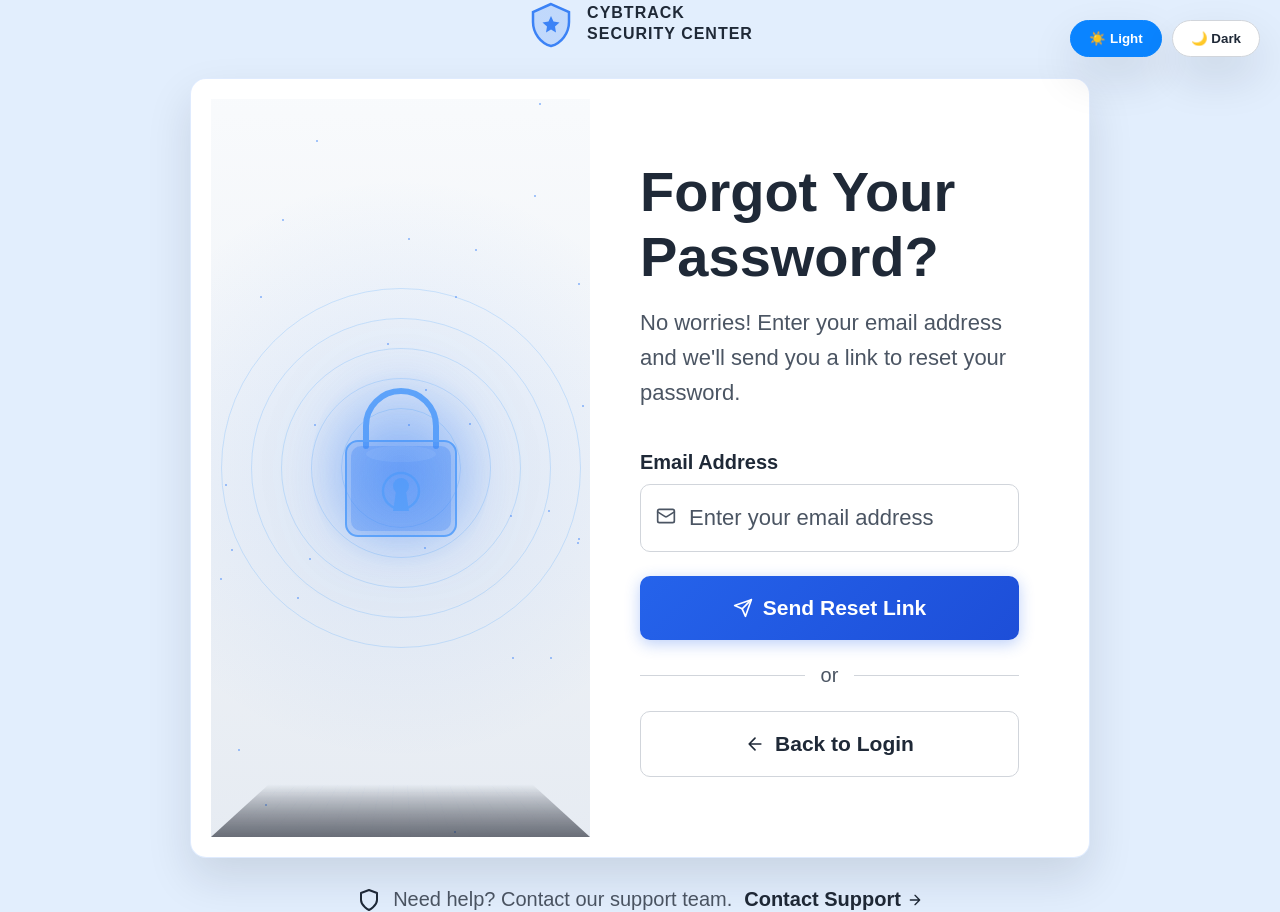
<file: forgetpass.html>
<!doctype html>
<html lang="en">
  <head>
    <meta charset="UTF-8" />
    <meta name="viewport" content="width=device-width, initial-scale=1.0" />
    <title>CYBTRACK - Forgot Password</title>
    <link rel="stylesheet" href="style.css" />
    <style>
      * {
        margin: 0;
        padding: 0;
        box-sizing: border-box;
      }


      :root[data-theme="light"] {
        color-scheme: light;
        --bg: rgb(226, 238, 253);
        --card-bg: #ffffff;
        --card-border: rgba(59, 130, 246, 0.16);
        --card-shadow: 0 20px 45px rgba(15, 23, 42, 0.12);
        --text-primary: #1f2937;
        --text-secondary: #4b5563;
        --input-bg: #ffffff;
        --border-color: #d1d5db;
        --footer-bg: #ffffff;
        --primary-blue: #0a84ff;
        --primary-dark: #0066cc;
        --hero-title-color1: #1f2937;
        --hero-title-color2: #0a84ff;
        --panel-bg-start: rgba(248, 250, 252, 0.95);
        --panel-bg-end: rgba(226, 232, 240, 0.85);
        --panel-glow: rgba(59, 130, 246, 0.12);
        --ring-color: rgba(10, 132, 255, 0.16);
        --focus-shadow: rgba(10, 132, 255, 0.18);
        --error-color: #dc2626;
        --error-shadow: rgba(220, 38, 38, 0.12);
        --button-primary-start: #2563eb;
        --button-primary-end: #1d4ed8;
        --button-secondary-bg: transparent;
        --button-secondary-hover: rgba(10, 132, 255, 0.08);
      }

      :root[data-theme="dark"] {
        color-scheme: dark;
        --bg: #020408;
        --card-bg: rgba(0, 0, 0, 0.88);
        --card-border: rgba(59, 130, 246, 0.2);
        --card-shadow: 0 25px 50px -12px rgba(0, 0, 0, 0.5);
        --text-primary: #ffffff;
        --text-secondary: #7a9bc4;
        --input-bg: #0d1320;
        --border-color: #1a3a6a;
        --footer-bg: #050a14;
        --primary-blue: #0a84ff;
        --primary-dark: #0066cc;
        --hero-title-color1: #ffffff;
        --hero-title-color2: #6ab4ff;
        --panel-bg-start: rgba(10, 14, 26, 0.8);
        --panel-bg-end: rgba(15, 23, 42, 0.4);
        --panel-glow: rgba(59, 130, 246, 0.15);
        --ring-color: rgba(59, 130, 246, 0.15);
        --focus-shadow: rgba(59, 130, 246, 0.22);
        --error-color: #f87171;
        --error-shadow: rgba(248, 113, 113, 0.15);
        --button-primary-start: #2563eb;
        --button-primary-end: #1d4ed8;
        --button-secondary-bg: transparent;
        --button-secondary-hover: rgba(59, 130, 246, 0.12);
      }

      body {
        font-family:
          -apple-system, BlinkMacSystemFont, "Segoe UI", Roboto,
          "Helvetica Neue", Arial, sans-serif;
        background: var(--bg);
        min-height: 100vh;
        display: flex;
        flex-direction: column;
        align-items: center;
        justify-content: center;
        color: var(--text-primary);
        overflow-x: hidden;
        transition: background-color 0.25s ease, color 0.25s ease;
      }

      /* Header Logo */
      .header {
        display: flex;
        align-items: center;
        gap: 12px;
        margin-bottom: 30px;
      }

      .logo-icon {
        width: 48px;
        height: 48px;
        position: relative;
      }

      .logo-icon svg {
        width: 100%;
        height: 100%;
      }

      .logo-text {
        display: flex;
        flex-direction: column;
        line-height: 1.3;
      }

      .logo-text span {
        font-size: 16px;
        font-weight: 600;
        letter-spacing: 1px;
        color: var(--text-primary);
      }

      /* Main Card */
      .card {
        display: flex;
        width: 900px;
        max-width: 95vw;
        background: var(--card-bg);
        border: 1px solid var(--card-border);
        border-radius: 16px;
        overflow: hidden;
        backdrop-filter: blur(10px);
        box-shadow: var(--card-shadow);
      }

      /* Left Panel - Lock Animation */
      .left-panel {
        flex: 1;
        position: relative;
        display: flex;
        align-items: center;
        justify-content: center;
        min-height: 500px;
        background: linear-gradient(
          180deg,
          var(--panel-bg-start) 0%,
          var(--panel-bg-end) 100%
        );
        overflow: hidden;
      }

      .left-panel::before {
        content: "";
        position: absolute;
        inset: 0;
        background: radial-gradient(
          circle at 50% 50%,
          var(--panel-glow) 0%,
          transparent 70%
        );
      }

      /* Animated rings */
      .rings-container {
        position: absolute;
        width: 400px;
        height: 400px;
        display: flex;
        align-items: center;
        justify-content: center;
      }

      .ring {
        position: absolute;
        border: 1px solid var(--ring-color);
        border-radius: 50%;
        animation: pulse-ring 4s ease-in-out infinite;
      }

      .ring:nth-child(1) {
        width: 120px;
        height: 120px;
        animation-delay: 0s;
      }
      .ring:nth-child(2) {
        width: 180px;
        height: 180px;
        animation-delay: 0.5s;
      }
      .ring:nth-child(3) {
        width: 240px;
        height: 240px;
        animation-delay: 1s;
      }
      .ring:nth-child(4) {
        width: 300px;
        height: 300px;
        animation-delay: 1.5s;
      }
      .ring:nth-child(5) {
        width: 360px;
        height: 360px;
        animation-delay: 2s;
      }

      @keyframes pulse-ring {
        0%,
        100% {
          transform: scale(1);
          opacity: 0.3;
          border-color: var(--border-color);
        }
        50% {
          transform: scale(1.05);
          opacity: 0.6;
          border-color: var(--border-color);
        }
      }

      /* Grid floor */
      .grid-floor {
        position: absolute;
        bottom: 0;
        left: 0;
        right: 0;
        height: 150px;
        background:
          linear-gradient(to top, rgba(10, 14, 26, 0.95) 0%, transparent 100%),
          repeating-linear-gradient(
            0deg,
            transparent,
            transparent 19px,
            rgba(59, 130, 246, 0.08) 20px
          ),
          repeating-linear-gradient(
            90deg,
            transparent,
            transparent 19px,
            rgba(59, 130, 246, 0.08) 20px
          );
        transform: perspective(300px) rotateX(60deg);
        transform-origin: bottom center;
        opacity: 0.6;
      }

      /* Floating particles */
      .particles {
        position: absolute;
        inset: 0;
        overflow: hidden;
      }

      .particle {
        position: absolute;
        width: 2px;
        height: 2px;
        background: rgba(59, 130, 246, 0.6);
        border-radius: 50%;
        animation: float-particle 6s ease-in-out infinite;
      }

      @keyframes float-particle {
        0%,
        100% {
          transform: translateY(0) scale(1);
          opacity: 0;
        }
        10% {
          opacity: 1;
        }
        90% {
          opacity: 1;
        }
        100% {
          transform: translateY(-100px) scale(0);
          opacity: 0;
        }
      }

      /* Lock SVG */
      .lock-container {
        position: relative;
        z-index: 2;
        filter: drop-shadow(0 0 30px rgba(59, 130, 246, 0.5));
      }

      .lock-svg {
        width: 140px;
        height: 180px;
      }

      .lock-glow {
        position: absolute;
        inset: -20px;
        background: radial-gradient(
          circle,
          rgba(59, 130, 246, 0.3) 0%,
          transparent 70%
        );
        border-radius: 50%;
        animation: glow-pulse 3s ease-in-out infinite;
      }
      .theme-buttons {
        position: fixed;
        top: 20px;
        right: 20px;
        display: flex;
        gap: 10px;
        z-index: 1000;
      }

      .theme-buttons button {
        padding: 10px 18px;
        border: 1px solid var(--border-color);
        border-radius: 999px;
        background: var(--card-bg);
        color: var(--text-primary);
        cursor: pointer;
        font-weight: 600;
        transition: all 0.3s ease;
        box-shadow: var(--card-shadow);
      }

      .theme-buttons button:hover,
      .theme-buttons button.active {
        background: var(--primary-blue);
        color: white;
        border-color: var(--primary-blue);
      }

      @keyframes glow-pulse {
        0%,
        100% {
          opacity: 0.5;
          transform: scale(1);
        }
        50% {
          opacity: 1;
          transform: scale(1.1);
        }
      }

      /* Right Panel - Form */
      .right-panel {
        flex: 1;
        padding: 60px 50px;
        display: flex;
        flex-direction: column;
        justify-content: center;
      }

      .form-title {
        font-size: 56px;
        font-weight: 700;
        margin-bottom: 16px;
        color: var(--text-primary);
      }

      .form-subtitle {
        font-size: 22px;
        color: var(--text-secondary);
        line-height: 1.6;
        margin-bottom: 40px;
      }

      .form-group {
        margin-bottom: 24px;
      }

      .form-label {
        display: block;
        font-size: 20px;
        font-weight: 600;
        color: var(--text-primary);
        margin-bottom: 10px;
      }

      .input-wrapper {
        position: relative;
      }

      .input-icon {
        position: absolute;
        left: 16px;
        top: 50%;
        transform: translateY(-50%);
        color: var(--text-secondary);
        pointer-events: none;
      }

      .form-input {
        width: 100%;
        padding: 20px 16px 20px 48px;
        background: var(--input-bg);
        border: 1px solid var(--border-color);
        border-radius: 10px;
        color: var(--text-primary);
        font-size: 22px;
        transition: all 0.3s ease;
        outline: none;
      }

      .form-input::placeholder {
        color: var(--text-secondary);
      }

      .form-input:focus {
        border-color: var(--border-color);
        box-shadow:
          0 0 0 3px var(--focus-shadow),
          0 0 20px var(--focus-shadow);
      }

      .form-input.error {
        border-color: var(--error-color);
        box-shadow: 0 0 0 3px var(--error-shadow);
      }

      .error-message {
        color: var(--error-color);
        font-size: 13px;
        margin-top: 6px;
        display: none;
      }

      .error-message.show {
        display: block;
      }

      /* Buttons */
      .btn {
        width: 100%;
        padding: 20px 24px;
        border: none;
        border-radius: 10px;
        font-size: 21px;
        font-weight: 600;
        cursor: pointer;
        transition: all 0.3s ease;
        display: flex;
        align-items: center;
        justify-content: center;
        gap: 10px;
      }

      .btn-primary {
        background: linear-gradient(
          135deg,
          var(--button-primary-start) 0%,
          var(--button-primary-end) 100%
        );
        color: #fff;
        box-shadow: 0 4px 15px rgba(37, 99, 235, 0.3);
      }

      .btn-primary:hover {
        background: linear-gradient(135deg, #3b82f6 0%, #2563eb 100%);
        box-shadow: 0 6px 20px rgba(37, 99, 235, 0.4);
        transform: translateY(-1px);
      }

      .btn-primary:active {
        transform: translateY(0);
      }

      .btn-primary:disabled {
        opacity: 0.7;
        cursor: not-allowed;
        transform: none;
      }

      .btn-secondary {
        background: var(--button-secondary-bg);
        color: var(--text-primary);
        border: 1px solid var(--border-color);
      }

      .btn-secondary:hover {
        background: var(--button-secondary-hover);
        border-color: var(--border-color);
      }

      /* Divider */
      .divider {
        display: flex;
        align-items: center;
        margin: 24px 0;
        color: var(--text-secondary);
        font-size: 20px;
      }

      .divider::before,
      .divider::after {
        content: "";
        flex: 1;
        height: 1px;
        background: var(--border-color);
      }

      .divider span {
        padding: 0 16px;
      }

      /* Success State */
      .success-state {
        display: none;
        text-align: center;
        padding: 20px 0;
      }

      .success-state.show {
        display: block;
        animation: fadeIn 0.5s ease;
      }

      .success-icon {
        width: 64px;
        height: 64px;
        margin: 0 auto 20px;
        background: linear-gradient(135deg, #10b981 0%, #059669 100%);
        border-radius: 50%;
        display: flex;
        align-items: center;
        justify-content: center;
        box-shadow: 0 4px 15px rgba(16, 185, 129, 0.3);
      }

      .success-title {
        font-size: 36px;
        font-weight: 700;
        margin-bottom: 12px;
        color: var(--text-primary);
      }

      .success-text {
        color: var(--text-secondary);
        line-height: 1.6;
        margin-bottom: 24px;
      }

      @keyframes fadeIn {
        from {
          opacity: 0;
          transform: translateY(10px);
        }
        to {
          opacity: 1;
          transform: translateY(0);
        }
      }

      /* Loading spinner */
      .spinner {
        width: 18px;
        height: 18px;
        border: 2px solid rgba(255, 255, 255, 0.3);
        border-top-color: #fff;
        border-radius: 50%;
        animation: spin 0.8s linear infinite;
      }

      @keyframes spin {
        to {
          transform: rotate(360deg);
        }
      }

      /* Footer */
      .footer {
        margin-top: 30px;
        display: flex;
        align-items: center;
        gap: 12px;
        color: var(--text-secondary);
        font-size: 20px;
      }

      .footer-icon {
        width: 24px;
        height: 24px;
        color: var(--text-primary);
      }

      .footer a {
        color: var(--text-primary);
        text-decoration: none;
        font-weight: 600;
        display: inline-flex;
        align-items: center;
        gap: 6px;
        transition: color 0.2s;
      }

      .footer a:hover {
        color: var(--text-primary);
      }

      /* Responsive */
      @media (max-width: 768px) {
        .card {
          flex-direction: column;
          width: 95vw;
        }

        .left-panel {
          min-height: 250px;
          padding: 30px;
        }

        .right-panel {
          padding: 30px 24px;
        }

        .form-title {
          font-size: 24px;
        }

        .rings-container {
          width: 250px;
          height: 250px;
        }

        .lock-svg {
          width: 100px;
          height: 130px;
        }
      }
    </style>
    <base target="_blank" />
  </head>
  <body>

    <div class="theme-buttons">
      <button type="button" data-theme="light" onclick="setTheme('light')">
        ☀️ Light
      </button>
      <button type="button" data-theme="dark" onclick="setTheme('dark')">
        🌙 Dark
      </button>
    </div>

    <!-- Header Logo -->
    <div class="header">
      <div class="logo-icon">
        <svg viewBox="0 0 48 48" fill="none" xmlns="http://www.w3.org/2000/svg">
          <path
            d="M24 4L6 12V22C6 33.1 13.68 43.42 24 46C34.32 43.42 42 33.1 42 22V12L24 4Z"
            fill="none"
            stroke="#3b82f6"
            stroke-width="2.5"
          />
          <path
            d="M24 4L6 12V22C6 33.1 13.68 43.42 24 46C34.32 43.42 42 33.1 42 22V12L24 4Z"
            fill="url(#shieldGrad)"
            opacity="0.2"
          />
          <defs>
            <linearGradient id="shieldGrad" x1="24" y1="4" x2="24" y2="46">
              <stop offset="0%" stop-color="#3b82f6" />
              <stop offset="100%" stop-color="#1d4ed8" />
            </linearGradient>
          </defs>
          <path
            d="M24 16L26.5 21.5L32.5 22.5L28 26.5L29 32.5L24 29.5L19 32.5L20 26.5L15.5 22.5L21.5 21.5Z"
            fill="#3b82f6"
          />
        </svg>
      </div>
      <div class="logo-text">
        <span>CYBTRACK</span>
        <span>SECURITY CENTER</span>
      </div>
    </div>

    <!-- Main Card -->
    <div class="card">
      <!-- Left Panel -->
      <div class="left-panel">
        <div class="rings-container">
          <div class="ring"></div>
          <div class="ring"></div>
          <div class="ring"></div>
          <div class="ring"></div>
          <div class="ring"></div>
        </div>

        <div class="particles" id="particles"></div>

        <div class="grid-floor"></div>

        <div class="lock-container">
          <div class="lock-glow"></div>
          <svg
            class="lock-svg"
            viewBox="0 0 140 180"
            fill="none"
            xmlns="http://www.w3.org/2000/svg"
          >
            <!-- Lock shackle -->
            <path
              d="M35 70V50C35 30.67 50.67 15 70 15C89.33 15 105 30.67 105 50V70"
              stroke="url(#shackleGrad)"
              stroke-width="6"
              stroke-linecap="round"
              fill="none"
            />

            <!-- Lock body -->
            <rect
              x="15"
              y="65"
              width="110"
              height="95"
              rx="12"
              fill="url(#bodyGrad)"
              stroke="url(#shackleGrad)"
              stroke-width="2"
            />

            <!-- Inner glow -->
            <rect
              x="20"
              y="70"
              width="100"
              height="85"
              rx="10"
              fill="url(#innerGrad)"
              opacity="0.3"
            />

            <!-- Keyhole outer -->
            <circle
              cx="70"
              cy="115"
              r="18"
              fill="none"
              stroke="url(#keyholeGrad)"
              stroke-width="2.5"
            />

            <!-- Keyhole inner -->
            <circle cx="70" cy="110" r="8" fill="url(#keyholeGrad)" />
            <path d="M65 115L62 135H78L75 115Z" fill="url(#keyholeGrad)" />

            <!-- Highlight on body -->
            <ellipse
              cx="70"
              cy="78"
              rx="35"
              ry="8"
              fill="rgba(255,255,255,0.1)"
            />

            <defs>
              <linearGradient id="shackleGrad" x1="70" y1="15" x2="70" y2="160">
                <stop offset="0%" stop-color="#60a5fa" />
                <stop offset="50%" stop-color="#3b82f6" />
                <stop offset="100%" stop-color="#1d4ed8" />
              </linearGradient>
              <linearGradient id="bodyGrad" x1="70" y1="65" x2="70" y2="160">
                <stop offset="0%" stop-color="rgba(59,130,246,0.2)" />
                <stop offset="100%" stop-color="rgba(29,78,216,0.4)" />
              </linearGradient>
              <linearGradient id="innerGrad" x1="70" y1="70" x2="70" y2="155">
                <stop offset="0%" stop-color="#3b82f6" />
                <stop offset="100%" stop-color="#1e40af" />
              </linearGradient>
              <linearGradient id="keyholeGrad" x1="70" y1="95" x2="70" y2="135">
                <stop offset="0%" stop-color="#60a5fa" />
                <stop offset="100%" stop-color="#1d4ed8" />
              </linearGradient>
            </defs>
          </svg>
        </div>
      </div>

      <!-- Right Panel -->
      <div class="right-panel">
        <div id="form-content">
          <h1 class="form-title">Forgot Your Password?</h1>
          <p class="form-subtitle">
            No worries! Enter your email address and we'll send you a link to
            reset your password.
          </p>

          <form id="resetForm" novalidate>
            <div class="form-group">
              <label class="form-label" for="email">Email Address</label>
              <div class="input-wrapper">
                <span class="input-icon">
                  <svg
                    width="20"
                    height="20"
                    viewBox="0 0 24 24"
                    fill="none"
                    stroke="currentColor"
                    stroke-width="2"
                    stroke-linecap="round"
                    stroke-linejoin="round"
                  >
                    <rect x="2" y="4" width="20" height="16" rx="2" />
                    <path d="M22 7L13.03 12.7a2.12 2.12 0 0 1-2.06 0L2 7" />
                  </svg>
                </span>
                <input
                  type="email"
                  id="email"
                  class="form-input"
                  placeholder="Enter your email address"
                  autocomplete="email"
                />
              </div>
              <span class="error-message" id="emailError"
                >Please enter a valid email address</span
              >
            </div>

            <button type="submit" class="btn btn-primary" id="submitBtn">
              <svg
                width="20"
                height="20"
                viewBox="0 0 24 24"
                fill="none"
                stroke="currentColor"
                stroke-width="2"
                stroke-linecap="round"
                stroke-linejoin="round"
              >
                <line x1="22" y1="2" x2="11" y2="13" />
                <polygon points="22 2 15 22 11 13 2 9 22 2" />
              </svg>
              Send Reset Link
            </button>
          </form>

          <div class="divider">
            <span>or</span>
          </div>

          <button class="btn btn-secondary" id="backBtn">
            <svg
              width="20"
              height="20"
              viewBox="0 0 24 24"
              fill="none"
              stroke="currentColor"
              stroke-width="2"
              stroke-linecap="round"
              stroke-linejoin="round"
            >
              <path d="M19 12H5M12 19l-7-7 7-7" />
            </svg>
            Back to Login
          </button>
        </div>

        <!-- Success State -->
        <div class="success-state" id="successState">
          <div class="success-icon">
            <svg
              width="32"
              height="32"
              viewBox="0 0 24 24"
              fill="none"
              stroke="white"
              stroke-width="3"
              stroke-linecap="round"
              stroke-linejoin="round"
            >
              <polyline points="20 6 9 17 4 12" />
            </svg>
          </div>
          <h2 class="success-title">Check Your Email</h2>
          <p class="success-text">
            We've sent a password reset link to
            <strong id="successEmail"></strong>. Please check your inbox and
            follow the instructions to reset your password.
          </p>
          <button class="btn btn-secondary" id="backToLoginBtn">
            <svg
              width="20"
              height="20"
              viewBox="0 0 24 24"
              fill="none"
              stroke="currentColor"
              stroke-width="2"
              stroke-linecap="round"
              stroke-linejoin="round"
            >
              <path d="M19 12H5M12 19l-7-7 7-7" />
            </svg>
            Back to Login
          </button>
        </div>
      </div>
    </div>

    <!-- Footer -->
    <div class="footer">
      <svg
        class="footer-icon"
        viewBox="0 0 24 24"
        fill="none"
        stroke="currentColor"
        stroke-width="2"
        stroke-linecap="round"
        stroke-linejoin="round"
      >
        <path d="M12 22s8-4 8-10V5l-8-3-8 3v7c0 6 8 10 8 10z" />
      </svg>
      <span>Need help? Contact our support team.</span>
      <a href="#">
        Contact Support
        <svg
          width="16"
          height="16"
          viewBox="0 0 24 24"
          fill="none"
          stroke="currentColor"
          stroke-width="2"
          stroke-linecap="round"
          stroke-linejoin="round"
        >
          <path d="M5 12h14M12 5l7 7-7 7" />
        </svg>
      </a>
    </div>

    <script src="theme.js"></script>
    <script>

      
      // Generate floating particles
      const particlesContainer = document.getElementById("particles");
      for (let i = 0; i < 30; i++) {
        const particle = document.createElement("div");
        particle.className = "particle";
        particle.style.left = Math.random() * 100 + "%";
        particle.style.top = Math.random() * 100 + "%";
        particle.style.animationDelay = Math.random() * 6 + "s";
        particle.style.animationDuration = 4 + Math.random() * 4 + "s";
        particlesContainer.appendChild(particle);
      }

      // Form elements
      const form = document.getElementById("resetForm");
      const emailInput = document.getElementById("email");
      const emailError = document.getElementById("emailError");
      const submitBtn = document.getElementById("submitBtn");
      const formContent = document.getElementById("form-content");
      const successState = document.getElementById("successState");
      const successEmail = document.getElementById("successEmail");
      const backBtn = document.getElementById("backBtn");
      const backToLoginBtn = document.getElementById("backToLoginBtn");

      // Email validation regex
      const emailRegex = /^[^\s@]+@[^\s@]+\.[^\s@]+$/;

      // Validate email
      function validateEmail() {
        const value = emailInput.value.trim();
        if (!value || !emailRegex.test(value)) {
          emailInput.classList.add("error");
          emailError.classList.add("show");
          return false;
        }
        emailInput.classList.remove("error");
        emailError.classList.remove("show");
        return true;
      }

      // Clear error on input
      emailInput.addEventListener("input", () => {
        emailInput.classList.remove("error");
        emailError.classList.remove("show");
      });

      // Form submission
      form.addEventListener("submit", async (e) => {
        e.preventDefault();

        if (!validateEmail()) return;

        // Show loading state
        const originalContent = submitBtn.innerHTML;
        submitBtn.disabled = true;
        submitBtn.innerHTML = '<div class="spinner"></div> Sending...';

        // Simulate API call
        await new Promise((resolve) => setTimeout(resolve, 2000));

        // Show success state
        successEmail.textContent = emailInput.value.trim();
        formContent.style.display = "none";
        successState.classList.add("show");

        // Reset button
        submitBtn.disabled = false;
        submitBtn.innerHTML = originalContent;
      });

      // Back to login buttons
      backBtn.addEventListener("click", () => {
        window.location.href = "logintest1.html";
        // alert("Redirecting to login page...");
      });

      backToLoginBtn.addEventListener("click", () => {
        window.location.href = "logintest1.html";
        // alert("Redirecting to login page...");
      });

      // Contact support link
      document.querySelector(".footer a").addEventListener("click", (e) => {
        e.preventDefault();
        alert("Opening support contact...");
      });

      function setTheme(theme) {
        const mode = theme === "dark" ? "dark" : "light";
        document.documentElement.setAttribute("data-theme", mode);
        document.body.setAttribute("data-theme", mode);
        document.documentElement.style.colorScheme = mode;
        localStorage.setItem("theme", mode);
        document.querySelectorAll(".theme-buttons button").forEach((btn) => {
          btn.classList.toggle("active", btn.dataset.theme === mode);
        });
      }

      // Load saved theme when the page opens
      const savedTheme = localStorage.getItem("theme") || "light";
      setTheme(savedTheme);

    </script>
  </body>
</html>
</file>
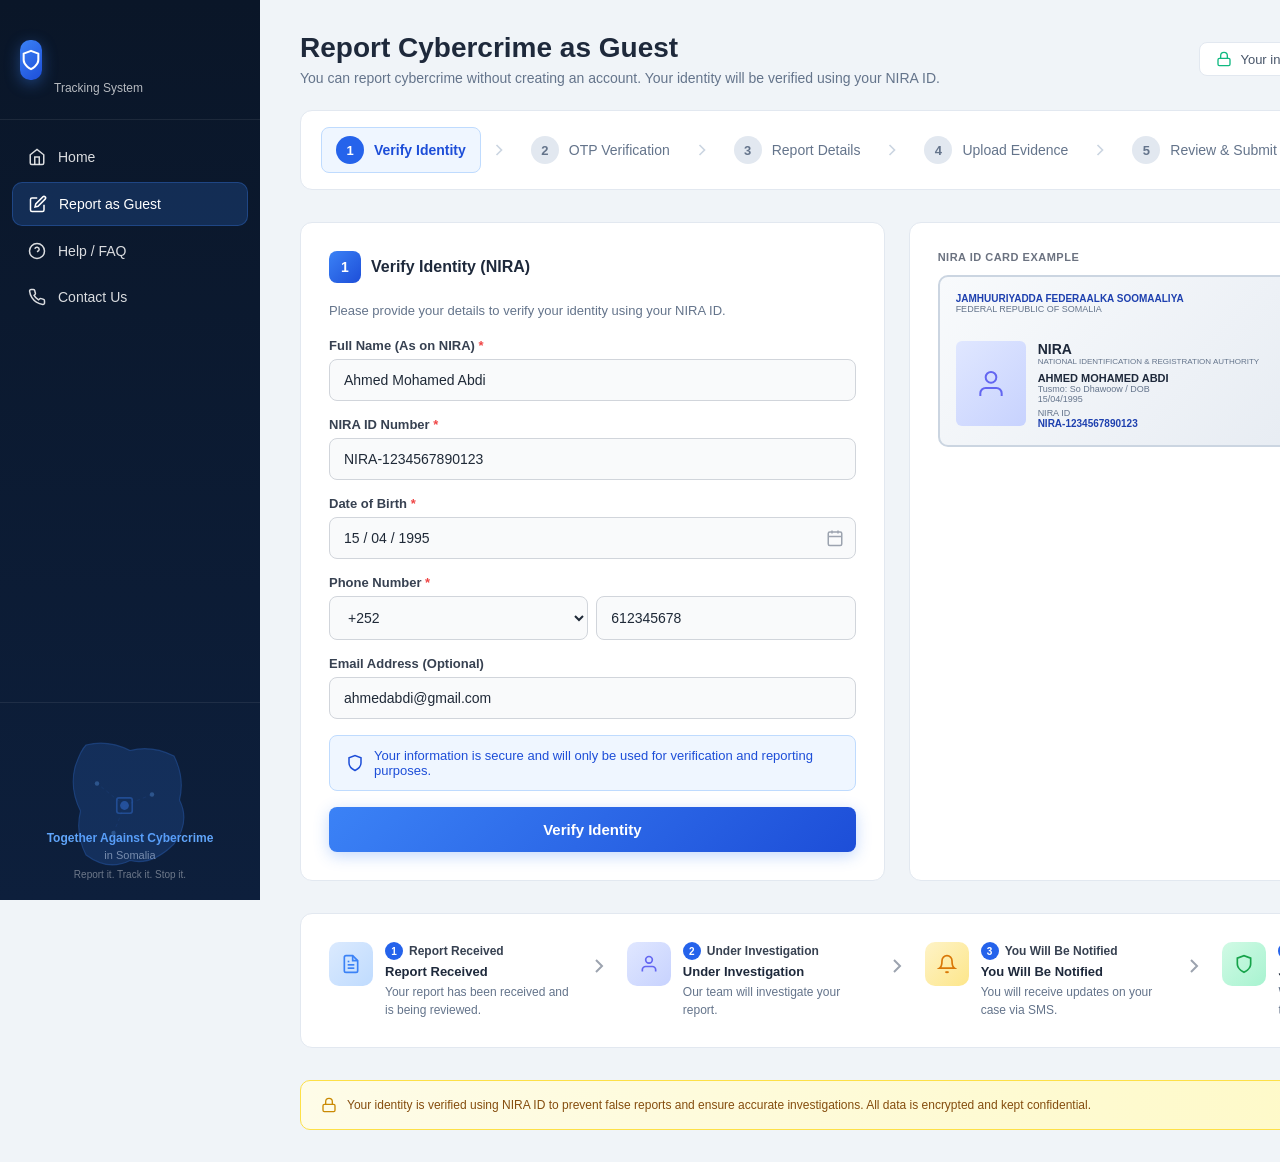
<file: guess-report.html>
<!doctype html>
<html lang="en">
  <head>
    <meta charset="UTF-8" />
    <meta name="viewport" content="width=device-width, initial-scale=1.0" />
    <title>Cybercrime Tracking System - Report as Guest</title>
    <link rel="stylesheet" href="style.css" />
    <style>
      * {
        margin: 0;
        padding: 0;
        box-sizing: border-box;
      }

      :root {
        --primary: #2563eb;
        --primary-dark: #1d4ed8;
        --primary-light: #3b82f6;
        --success: #22c55e;
        --success-dark: #16a34a;
        --warning: #f59e0b;
        --danger: #ef4444;
        --danger-light: #fee2e2;
        --text-dark: #1e293b;
        --text-medium: #374151;
        --text-light: #64748b;
        --text-muted: #9ca3af;
        --bg-page: #f0f4f8;
        --bg-white: #ffffff;
        --bg-light: #f8fafc;
        --border: #e2e8f0;
        --border-light: #f1f5f9;
      }

      body {
        font-family:
          "Segoe UI",
          system-ui,
          -apple-system,
          BlinkMacSystemFont,
          sans-serif;
        background: var(--bg-page);
        color: var(--text-dark);
        min-height: 100vh;
        display: flex;
      }

      /* ===== SIDEBAR ===== */
      .sidebar {
        width: 260px;
        background: linear-gradient(180deg, #0a1628 0%, #0d1f3c 100%);
        color: white;
        display: flex;
        flex-direction: column;
        position: fixed;
        height: 100vh;
        z-index: 100;
        overflow-y: auto;
      }

      .sidebar-header {
        padding: 24px 20px;
        border-bottom: 1px solid rgba(255, 255, 255, 0.08);
      }

      .logo-box {
        display: flex;
        align-items: center;
        gap: 12px;
      }

      .logo-icon {
        width: 40px;
        height: 40px;
        background: linear-gradient(135deg, #3b82f6, #1d4ed8);
        border-radius: 10px;
        display: flex;
        align-items: center;
        justify-content: center;
        box-shadow: 0 4px 15px rgba(59, 130, 246, 0.4);
      }

      .logo-icon svg {
        width: 22px;
        height: 22px;
      }

      .logo-text {
        line-height: 1.2;
      }
      .logo-text .main {
        font-size: 14px;
        font-weight: 700;
      }
      .logo-text .sub {
        font-size: 12px;
        font-weight: 500;
        opacity: 0.7;
      }

      .sidebar-nav {
        flex: 1;
        padding: 16px 12px;
        display: flex;
        flex-direction: column;
        gap: 4px;
      }

      .nav-item {
        display: flex;
        align-items: center;
        gap: 12px;
        padding: 12px 16px;
        border-radius: 10px;
        color: rgba(255, 255, 255, 0.85);
        text-decoration: none;
        font-size: 14px;
        font-weight: 500;
        transition: all 0.2s;
      }

      .nav-item:hover {
        background: rgba(255, 255, 255, 0.05);
      }
      .nav-item.active {
        background: rgba(59, 130, 246, 0.2);
        border: 1px solid rgba(59, 130, 246, 0.3);
        color: white;
      }

      .nav-item svg {
        width: 18px;
        height: 18px;
        flex-shrink: 0;
      }

      .sidebar-footer {
        padding: 20px;
        border-top: 1px solid rgba(255, 255, 255, 0.08);
        text-align: center;
      }

      .somalia-map {
        width: 100%;
        height: 100px;
        margin-bottom: 8px;
        opacity: 0.6;
      }

      .sidebar-footer .tagline {
        font-size: 12px;
        font-weight: 600;
        color: #60a5fa;
      }

      .sidebar-footer .sub {
        font-size: 11px;
        color: rgba(255, 255, 255, 0.5);
        margin-top: 4px;
      }
      .sidebar-footer .slogan {
        font-size: 10px;
        color: rgba(255, 255, 255, 0.4);
        margin-top: 8px;
      }

      /* ===== MAIN CONTENT ===== */
      .main-content {
        margin-left: 260px;
        flex: 1;
        padding: 32px 40px;
        min-height: 100vh;
      }

      .page-header {
        display: flex;
        justify-content: space-between;
        align-items: center;
        margin-bottom: 24px;
      }

      .page-header h1 {
        font-size: 28px;
        font-weight: 700;
        color: var(--text-dark);
        margin: 0;
      }

      .page-header p {
        font-size: 14px;
        color: var(--text-light);
        margin-top: 6px;
      }

      .secure-badge {
        display: flex;
        align-items: center;
        gap: 8px;
        padding: 8px 16px;
        background: white;
        border-radius: 8px;
        border: 1px solid var(--border);
        font-size: 13px;
        color: #475569;
      }

      .secure-badge svg {
        width: 16px;
        height: 16px;
      }

      /* ===== PROGRESS STEPS ===== */
      .progress-bar {
        display: flex;
        align-items: center;
        gap: 8px;
        margin-bottom: 32px;
        padding: 16px 20px;
        background: white;
        border-radius: 12px;
        border: 1px solid var(--border);
        overflow-x: auto;
      }

      .step-item {
        display: flex;
        align-items: center;
        gap: 10px;
        padding: 8px 14px;
        border-radius: 8px;
        white-space: nowrap;
        flex-shrink: 0;
      }

      .step-item.active {
        background: #eff6ff;
        border: 1px solid #bfdbfe;
      }

      .step-item.completed .step-num {
        background: var(--success) !important;
        color: white !important;
      }

      .step-num {
        width: 28px;
        height: 28px;
        border-radius: 50%;
        background: #e2e8f0;
        color: var(--text-light);
        display: flex;
        align-items: center;
        justify-content: center;
        font-size: 13px;
        font-weight: 700;
        flex-shrink: 0;
      }

      .step-item.active .step-num {
        background: var(--primary);
        color: white;
      }

      .step-label {
        font-size: 14px;
        font-weight: 500;
        color: var(--text-light);
      }

      .step-item.active .step-label {
        color: var(--primary-dark);
        font-weight: 600;
      }

      .step-arrow {
        color: #cbd5e1;
        flex-shrink: 0;
      }

      /* ===== CARDS ===== */
      .card {
        background: white;
        border-radius: 12px;
        border: 1px solid var(--border);
        padding: 28px;
      }

      .card-header {
        display: flex;
        align-items: center;
        gap: 10px;
        margin-bottom: 20px;
      }

      .card-badge {
        width: 32px;
        height: 32px;
        border-radius: 8px;
        background: linear-gradient(
          135deg,
          var(--primary-light),
          var(--primary-dark)
        );
        display: flex;
        align-items: center;
        justify-content: center;
        color: white;
        font-size: 14px;
        font-weight: 700;
        flex-shrink: 0;
      }

      .card-title {
        font-size: 16px;
        font-weight: 700;
        color: var(--text-dark);
        margin: 0;
      }

      .card-subtitle {
        font-size: 13px;
        color: var(--text-light);
        margin-bottom: 20px;
      }

      .section-title {
        font-size: 13px;
        font-weight: 700;
        color: var(--text-medium);
        margin-bottom: 16px;
        padding-bottom: 8px;
        border-bottom: 2px solid #e5e7eb;
      }

      /* ===== FORM ELEMENTS ===== */
      .form-group {
        margin-bottom: 16px;
      }

      .form-label {
        display: block;
        font-size: 13px;
        font-weight: 600;
        color: var(--text-medium);
        margin-bottom: 6px;
      }

      .form-label .required {
        color: var(--danger);
      }

      .form-input,
      .form-select,
      .form-textarea {
        width: 100%;
        padding: 12px 14px;
        border: 1px solid #d1d5db;
        border-radius: 8px;
        font-size: 14px;
        color: #1f2937;
        background: #f9fafb;
        outline: none;
        transition: all 0.2s;
        font-family: inherit;
      }

      .form-input:focus,
      .form-select:focus,
      .form-textarea:focus {
        border-color: var(--primary);
        box-shadow: 0 0 0 3px rgba(59, 130, 246, 0.1);
        background: white;
      }

      .form-textarea {
        min-height: 100px;
        resize: vertical;
      }

      .input-with-icon {
        position: relative;
      }

      .input-with-icon .form-input {
        padding-right: 40px;
      }

      .input-icon {
        position: absolute;
        right: 12px;
        top: 50%;
        transform: translateY(-50%);
        color: var(--text-muted);
        pointer-events: none;
      }

      .input-row {
        display: flex;
        gap: 8px;
      }

      .input-row .form-input,
      .input-row .form-select {
        flex: 1;
      }

      /* ===== BUTTONS ===== */
      .btn {
        padding: 14px 24px;
        border: none;
        border-radius: 8px;
        font-size: 15px;
        font-weight: 600;
        cursor: pointer;
        transition: all 0.2s;
        display: inline-flex;
        align-items: center;
        justify-content: center;
        gap: 8px;
        text-decoration: none;
      }

      .btn-primary {
        background: linear-gradient(
          135deg,
          var(--primary-light),
          var(--primary-dark)
        );
        color: white;
        box-shadow: 0 4px 15px rgba(59, 130, 246, 0.3);
      }

      .btn-primary:hover {
        transform: translateY(-2px);
        box-shadow: 0 6px 20px rgba(59, 130, 246, 0.4);
      }

      .btn-success {
        background: linear-gradient(
          135deg,
          var(--success),
          var(--success-dark)
        );
        color: white;
        box-shadow: 0 4px 15px rgba(34, 197, 94, 0.3);
      }

      .btn-success:hover {
        transform: translateY(-2px);
        box-shadow: 0 6px 20px rgba(34, 197, 94, 0.4);
      }

      .btn-outline {
        background: white;
        color: var(--text-medium);
        border: 1px solid #d1d5db;
      }

      .btn-outline:hover {
        background: #f3f4f6;
      }

      .btn-block {
        width: 100%;
      }

      .btn-group {
        display: flex;
        gap: 12px;
        justify-content: flex-end;
        margin-top: 20px;
      }

      /* ===== ALERTS ===== */
      .alert {
        padding: 12px 16px;
        border-radius: 8px;
        display: flex;
        align-items: center;
        gap: 10px;
        font-size: 13px;
        margin-bottom: 16px;
      }

      .alert-blue {
        background: #eff6ff;
        border: 1px solid #bfdbfe;
        color: var(--primary-dark);
      }

      .alert-green {
        background: #f0fdf4;
        border: 1px solid #bbf7d0;
        color: #166534;
      }

      .alert-yellow {
        background: #fefce8;
        border: 1px solid #fef08a;
        color: #854d0e;
      }

      .alert svg {
        width: 18px;
        height: 18px;
        flex-shrink: 0;
      }

      /* ===== OTP INPUTS ===== */
      .otp-container {
        display: flex;
        gap: 10px;
        margin-bottom: 20px;
      }

      .otp-input {
        width: 50px;
        height: 56px;
        text-align: center;
        font-size: 20px;
        font-weight: 700;
        border: 2px solid var(--primary);
        border-radius: 10px;
        outline: none;
        color: var(--text-dark);
        background: #eff6ff;
        transition: all 0.2s;
      }

      .otp-input:focus {
        box-shadow: 0 0 0 4px rgba(59, 130, 246, 0.15);
        transform: scale(1.05);
      }

      /* ===== FILE UPLOAD ===== */
      .upload-zone {
        border: 2px dashed #cbd5e1;
        border-radius: 12px;
        padding: 40px;
        text-align: center;
        background: var(--bg-light);
        transition: all 0.2s;
        cursor: pointer;
      }

      .upload-zone:hover {
        border-color: var(--primary);
        background: #eff6ff;
      }

      .upload-icon {
        width: 60px;
        height: 60px;
        margin: 0 auto 16px;
        background: linear-gradient(135deg, #dbeafe, #bfdbfe);
        border-radius: 50%;
        display: flex;
        align-items: center;
        justify-content: center;
      }

      .upload-icon svg {
        width: 28px;
        height: 28px;
      }

      .file-list {
        display: flex;
        flex-direction: column;
        gap: 10px;
        margin-top: 20px;
      }

      .file-item {
        display: flex;
        align-items: center;
        gap: 12px;
        padding: 12px 14px;
        background: var(--bg-light);
        border: 1px solid var(--border);
        border-radius: 8px;
      }

      .file-icon {
        width: 36px;
        height: 36px;
        border-radius: 8px;
        display: flex;
        align-items: center;
        justify-content: center;
        flex-shrink: 0;
      }

      .file-icon.image {
        background: linear-gradient(135deg, #fef3c7, #fde68a);
      }
      .file-icon.pdf {
        background: linear-gradient(135deg, #fee2e2, #fecaca);
      }
      .file-icon.doc {
        background: linear-gradient(135deg, #dbeafe, #bfdbfe);
      }

      .file-icon svg {
        width: 18px;
        height: 18px;
      }

      .file-info {
        flex: 1;
      }
      .file-name {
        font-size: 13px;
        font-weight: 600;
        color: var(--text-dark);
      }
      .file-size {
        font-size: 11px;
        color: var(--text-muted);
      }

      .file-delete {
        background: none;
        border: none;
        cursor: pointer;
        padding: 4px;
        border-radius: 4px;
        transition: all 0.2s;
      }

      .file-delete:hover {
        background: var(--danger-light);
      }

      .file-delete svg {
        width: 16px;
        height: 16px;
      }

      /* ===== NIRA CARD ===== */
      .nira-card {
        background: linear-gradient(135deg, #f8fafc, #e2e8f0);
        border-radius: 10px;
        border: 2px solid #cbd5e1;
        padding: 16px;
        position: relative;
        overflow: hidden;
      }

      .nira-header {
        display: flex;
        justify-content: space-between;
        align-items: flex-start;
        margin-bottom: 12px;
      }

      .nira-title {
        font-size: 10px;
        font-weight: 700;
        color: #1e40af;
      }
      .nira-sub {
        font-size: 9px;
        color: var(--text-light);
      }

      .nira-emblem {
        width: 36px;
        height: 36px;
        background: linear-gradient(135deg, #1e40af, #1e3a8a);
        border-radius: 50%;
        display: flex;
        align-items: center;
        justify-content: center;
      }

      .nira-body {
        display: flex;
        gap: 12px;
        align-items: flex-start;
      }

      .nira-photo {
        width: 70px;
        height: 85px;
        background: linear-gradient(135deg, #e0e7ff, #c7d2fe);
        border-radius: 6px;
        display: flex;
        align-items: center;
        justify-content: center;
        flex-shrink: 0;
      }

      .nira-photo svg {
        width: 32px;
        height: 32px;
      }

      .nira-details {
        flex: 1;
      }
      .nira-org {
        font-size: 14px;
        font-weight: 800;
        color: var(--text-dark);
      }
      .nira-org-sub {
        font-size: 8px;
        color: var(--text-light);
        margin-bottom: 6px;
      }
      .nira-name {
        font-size: 11px;
        font-weight: 700;
        color: var(--text-dark);
      }
      .nira-field {
        font-size: 9px;
        color: var(--text-light);
      }
      .nira-id-label {
        font-size: 9px;
        color: var(--text-light);
        margin-top: 4px;
      }
      .nira-id-value {
        font-size: 10px;
        font-weight: 700;
        color: #1e40af;
      }

      /* ===== MAP PLACEHOLDER ===== */
      .map-placeholder {
        height: 140px;
        background: linear-gradient(135deg, #dbeafe, #bfdbfe);
        border-radius: 8px;
        border: 1px solid #93c5fd;
        display: flex;
        align-items: center;
        justify-content: center;
        position: relative;
        overflow: hidden;
      }

      .map-pin {
        position: absolute;
        width: 24px;
        height: 24px;
        background: var(--danger);
        border-radius: 50% 50% 50% 0;
        transform: rotate(-45deg);
        box-shadow: 0 2px 8px rgba(239, 68, 68, 0.4);
      }

      .map-pin::after {
        content: "";
        position: absolute;
        width: 8px;
        height: 8px;
        background: white;
        border-radius: 50%;
        top: 6px;
        left: 6px;
      }

      .map-btn {
        position: absolute;
        bottom: 8px;
        left: 8px;
        display: flex;
        align-items: center;
        gap: 6px;
        padding: 6px 10px;
        background: white;
        border-radius: 6px;
        font-size: 11px;
        color: var(--primary);
        font-weight: 500;
        box-shadow: 0 2px 8px rgba(0, 0, 0, 0.1);
        border: none;
        cursor: pointer;
      }

      /* ===== SUMMARY LIST ===== */
      .summary-list {
        display: flex;
        flex-direction: column;
      }

      .summary-item {
        display: flex;
        justify-content: space-between;
        padding: 10px 0;
        border-bottom: 1px solid var(--border-light);
      }

      .summary-label {
        font-size: 12px;
        color: var(--text-light);
      }
      .summary-value {
        font-size: 13px;
        font-weight: 600;
        color: var(--text-dark);
        text-align: right;
        max-width: 60%;
      }

      /* ===== CHECKBOX ===== */
      .checkbox-group {
        display: flex;
        align-items: flex-start;
        gap: 10px;
        padding: 14px;
        background: var(--bg-light);
        border-radius: 8px;
        border: 1px solid var(--border);
      }

      .checkbox-group input[type="checkbox"] {
        width: 18px;
        height: 18px;
        accent-color: var(--primary);
        margin-top: 2px;
        flex-shrink: 0;
      }

      .checkbox-group label {
        font-size: 13px;
        color: var(--text-medium);
        line-height: 1.5;
      }

      /* ===== SUCCESS SCREEN ===== */
      .success-screen {
        text-align: center;
        padding: 40px;
      }

      .success-icon {
        width: 80px;
        height: 80px;
        margin: 0 auto 24px;
        background: linear-gradient(135deg, #22c55e, #16a34a);
        border-radius: 50%;
        display: flex;
        align-items: center;
        justify-content: center;
        box-shadow: 0 8px 30px rgba(34, 197, 94, 0.3);
      }

      .success-icon svg {
        width: 40px;
        height: 40px;
      }

      .success-title {
        font-size: 24px;
        font-weight: 700;
        color: var(--text-dark);
        margin-bottom: 8px;
      }

      .success-subtitle {
        font-size: 14px;
        color: var(--text-light);
        margin-bottom: 32px;
      }

      .ref-box {
        background: linear-gradient(135deg, #f0fdf4, #dcfce7);
        border: 2px solid #86efac;
        border-radius: 12px;
        padding: 20px 32px;
        display: inline-block;
        margin-bottom: 16px;
      }

      .ref-label {
        font-size: 12px;
        font-weight: 600;
        color: #166534;
        margin-bottom: 4px;
      }

      .ref-number {
        font-size: 22px;
        font-weight: 800;
        color: var(--success-dark);
        letter-spacing: 1px;
      }

      .ref-hint {
        font-size: 12px;
        color: var(--text-light);
        margin-bottom: 24px;
      }

      /* ===== TIMELINE ===== */
      .timeline {
        display: flex;
        justify-content: space-between;
        align-items: flex-start;
        gap: 16px;
        margin-top: 32px;
        padding: 28px;
        background: white;
        border-radius: 12px;
        border: 1px solid var(--border);
      }

      .timeline-item {
        display: flex;
        align-items: flex-start;
        gap: 12px;
        flex: 1;
      }

      .timeline-icon {
        width: 44px;
        height: 44px;
        border-radius: 10px;
        display: flex;
        align-items: center;
        justify-content: center;
        flex-shrink: 0;
      }

      .timeline-icon.blue {
        background: linear-gradient(135deg, #dbeafe, #bfdbfe);
      }
      .timeline-icon.purple {
        background: linear-gradient(135deg, #e0e7ff, #c7d2fe);
      }
      .timeline-icon.amber {
        background: linear-gradient(135deg, #fef3c7, #fde68a);
      }
      .timeline-icon.green {
        background: linear-gradient(135deg, #d1fae5, #a7f3d0);
      }

      .timeline-icon svg {
        width: 20px;
        height: 20px;
      }

      .timeline-content {
        flex: 1;
      }
      .timeline-step {
        display: flex;
        align-items: center;
        gap: 6px;
        font-size: 12px;
        font-weight: 700;
        color: var(--text-medium);
        margin-bottom: 4px;
      }

      .timeline-step .num {
        width: 18px;
        height: 18px;
        border-radius: 50%;
        background: var(--primary);
        color: white;
        display: flex;
        align-items: center;
        justify-content: center;
        font-size: 10px;
      }

      .timeline-title {
        font-size: 13px;
        font-weight: 700;
        color: var(--text-dark);
        margin-bottom: 4px;
      }
      .timeline-desc {
        font-size: 12px;
        color: var(--text-light);
        line-height: 1.5;
      }

      .timeline-arrow {
        color: var(--text-muted);
        margin-top: 12px;
        flex-shrink: 0;
      }

      /* ===== FOOTER ===== */
      .page-footer {
        margin-top: 32px;
        padding: 16px 20px;
        background: linear-gradient(90deg, #fefce8, #fef9c3);
        border: 1px solid #fde047;
        border-radius: 10px;
        display: flex;
        align-items: center;
        gap: 10px;
        font-size: 12px;
        color: #854d0e;
      }

      .page-footer svg {
        width: 16px;
        height: 16px;
        flex-shrink: 0;
      }

      /* ===== GRID LAYOUTS ===== */
      .grid-2 {
        display: grid;
        grid-template-columns: 1fr 1fr;
        gap: 24px;
      }
      .grid-1 {
        display: grid;
        grid-template-columns: 1fr;
        gap: 24px;
        max-width: 600px;
        margin: 0 auto;
      }

      /* ===== STEP CONTENT ===== */
      .step-content {
        display: none;
      }
      .step-content.active {
        display: grid;
      }

      /* ===== RESPONSIVE ===== */
      @media (max-width: 1024px) {
        .sidebar {
          width: 220px;
        }
        .main-content {
          margin-left: 220px;
          padding: 24px;
        }
        .grid-2 {
          grid-template-columns: 1fr;
        }
        .timeline {
          flex-direction: column;
        }
        .timeline-arrow {
          display: none;
        }
      }

      @media (max-width: 768px) {
        .sidebar {
          display: none;
        }
        .main-content {
          margin-left: 0;
          padding: 16px;
        }
        .page-header {
          flex-direction: column;
          gap: 12px;
          align-items: flex-start;
        }
        .progress-bar {
          flex-wrap: wrap;
        }
        .otp-container {
          gap: 6px;
        }
        .otp-input {
          width: 42px;
          height: 48px;
          font-size: 18px;
        }
      }
    </style>
    <base target="_blank" />
  </head>
  <body>
    <!-- ===== SIDEBAR ===== -->
    <aside class="sidebar">
      <div class="sidebar-header">
        <div class="logo-box">
          <div class="logo-icon">
            <svg
              viewBox="0 0 24 24"
              fill="none"
              stroke="white"
              stroke-width="2.2"
              stroke-linecap="round"
              stroke-linejoin="round"
            >
              <path d="M12 22s8-4 8-10V5l-8-3-8 3v7c0 6 8 10 8 10z" />
            </svg>
          </div>
          <div class="logo-text">
            <div class="main">Cybercrime</div>
            <div class="sub">Tracking System</div>
          </div>
        </div>
      </div>

      <nav class="sidebar-nav">
        <a href="index.html" class="nav-item">
          <svg
            viewBox="0 0 24 24"
            fill="none"
            stroke="currentColor"
            stroke-width="2"
          >
            <path d="M3 9l9-7 9 7v11a2 2 0 01-2 2H5a2 2 0 01-2-2z" />
            <polyline points="9 22 9 12 15 12 15 22" />
          </svg>
          Home
        </a>
        <a href="#" class="nav-item active">
          <svg
            viewBox="0 0 24 24"
            fill="none"
            stroke="currentColor"
            stroke-width="2"
          >
            <path d="M11 4H4a2 2 0 00-2 2v14a2 2 0 002 2h14a2 2 0 002-2v-7" />
            <path d="M18.5 2.5a2.121 2.121 0 013 3L12 15l-4 1 1-4 9.5-9.5z" />
          </svg>
          Report as Guest
        </a>
        <!-- <a href="#" class="nav-item">
          <svg
            viewBox="0 0 24 24"
            fill="none"
            stroke="currentColor"
            stroke-width="2"
          >
            <circle cx="11" cy="11" r="8" />
            <line x1="21" y1="21" x2="16.65" y2="16.65" />
          </svg>
          Track Report
        </a> -->
        <a href="#" class="nav-item">
          <svg
            viewBox="0 0 24 24"
            fill="none"
            stroke="currentColor"
            stroke-width="2"
          >
            <circle cx="12" cy="12" r="10" />
            <path d="M9.09 9a3 3 0 015.83 1c0 2-3 3-3 3" />
            <line x1="12" y1="17" x2="12.01" y2="17" />
          </svg>
          Help / FAQ
        </a>
        <a href="#" class="nav-item">
          <svg
            viewBox="0 0 24 24"
            fill="none"
            stroke="currentColor"
            stroke-width="2"
          >
            <path
              d="M22 16.92v3a2 2 0 01-2.18 2 19.79 19.79 0 01-8.63-3.07 19.5 19.5 0 01-6-6 19.79 19.79 0 01-3.07-8.67A2 2 0 014.11 2h3a2 2 0 012 1.72c.127.96.361 1.903.7 2.81a2 2 0 01-.45 2.11L8.09 9.91a16 16 0 006 6l1.27-1.27a2 2 0 012.11-.45c.907.339 1.85.573 2.81.7A2 2 0 0122 16.92z"
            />
          </svg>
          Contact Us
        </a>
      </nav>

      <div class="sidebar-footer">
        <div class="somalia-map">
          <svg viewBox="0 0 200 150" fill="none">
            <path
              d="M60,20 Q80,15 100,25 Q120,20 140,30 Q150,50 145,70 Q155,90 140,110 Q120,130 100,125 Q80,135 60,120 Q50,100 55,80 Q45,60 50,40 Q55,25 60,20Z"
              fill="rgba(59,130,246,0.3)"
              stroke="rgba(59,130,246,0.5)"
              stroke-width="1"
            />
            <circle cx="95" cy="75" r="4" fill="#3b82f6" opacity="0.8" />
            <circle cx="70" cy="55" r="2" fill="#60a5fa" opacity="0.6" />
            <circle cx="120" cy="65" r="2" fill="#60a5fa" opacity="0.6" />
            <circle cx="85" cy="100" r="2" fill="#60a5fa" opacity="0.6" />
            <path
              d="M95,75 L70,55"
              stroke="rgba(59,130,246,0.3)"
              stroke-width="0.5"
              stroke-dasharray="3,3"
            />
            <path
              d="M95,75 L120,65"
              stroke="rgba(59,130,246,0.3)"
              stroke-width="0.5"
              stroke-dasharray="3,3"
            />
            <path
              d="M95,75 L85,100"
              stroke="rgba(59,130,246,0.3)"
              stroke-width="0.5"
              stroke-dasharray="3,3"
            />
            <rect
              x="88"
              y="68"
              width="14"
              height="14"
              rx="2"
              fill="none"
              stroke="#3b82f6"
              stroke-width="1.5"
              opacity="0.7"
            />
          </svg>
        </div>
        <div class="tagline">Together Against Cybercrime</div>
        <div class="sub">in Somalia</div>
        <div class="slogan">Report it. Track it. Stop it.</div>
      </div>
    </aside>

    <!-- ===== MAIN CONTENT ===== -->
    <main class="main-content">
      <!-- Header -->
      <div class="page-header">
        <div>
          <h1>Report Cybercrime as Guest</h1>
          <p>
            You can report cybercrime without creating an account. Your identity
            will be verified using your NIRA ID.
          </p>
        </div>
        <div class="secure-badge">
          <svg
            viewBox="0 0 24 24"
            fill="none"
            stroke="#10b981"
            stroke-width="2"
          >
            <rect x="3" y="11" width="18" height="11" rx="2" ry="2" />
            <path d="M7 11V7a5 5 0 0110 0v4" />
          </svg>
          Your information is secure and encrypted
        </div>
      </div>

      <!-- Progress Steps -->
      <div class="progress-bar" id="progressBar">
        <div class="step-item active" data-step="1">
          <div class="step-num">1</div>
          <span class="step-label">Verify Identity</span>
        </div>
        <svg
          class="step-arrow"
          width="20"
          height="20"
          viewBox="0 0 24 24"
          fill="none"
          stroke="currentColor"
          stroke-width="2"
        >
          <polyline points="9 18 15 12 9 6" />
        </svg>
        <div class="step-item" data-step="2">
          <div class="step-num">2</div>
          <span class="step-label">OTP Verification</span>
        </div>
        <svg
          class="step-arrow"
          width="20"
          height="20"
          viewBox="0 0 24 24"
          fill="none"
          stroke="currentColor"
          stroke-width="2"
        >
          <polyline points="9 18 15 12 9 6" />
        </svg>
        <div class="step-item" data-step="3">
          <div class="step-num">3</div>
          <span class="step-label">Report Details</span>
        </div>
        <svg
          class="step-arrow"
          width="20"
          height="20"
          viewBox="0 0 24 24"
          fill="none"
          stroke="currentColor"
          stroke-width="2"
        >
          <polyline points="9 18 15 12 9 6" />
        </svg>
        <div class="step-item" data-step="4">
          <div class="step-num">4</div>
          <span class="step-label">Upload Evidence</span>
        </div>
        <svg
          class="step-arrow"
          width="20"
          height="20"
          viewBox="0 0 24 24"
          fill="none"
          stroke="currentColor"
          stroke-width="2"
        >
          <polyline points="9 18 15 12 9 6" />
        </svg>
        <div class="step-item" data-step="5">
          <div class="step-num">5</div>
          <span class="step-label">Review & Submit</span>
        </div>
        <svg
          class="step-arrow"
          width="20"
          height="20"
          viewBox="0 0 24 24"
          fill="none"
          stroke="currentColor"
          stroke-width="2"
        >
          <polyline points="9 18 15 12 9 6" />
        </svg>
        <div class="step-item" data-step="6">
          <div class="step-num">6</div>
          <span class="step-label">Confirmation</span>
        </div>
      </div>

      <!-- ===== STEP 1: VERIFY IDENTITY ===== -->
      <div id="step1" class="step-content active grid-2">
        <div class="card">
          <div class="card-header">
            <div class="card-badge">1</div>
            <h3 class="card-title">Verify Identity (NIRA)</h3>
          </div>
          <p class="card-subtitle">
            Please provide your details to verify your identity using your NIRA
            ID.
          </p>

          <div class="form-group">
            <label class="form-label"
              >Full Name (As on NIRA) <span class="required">*</span></label
            >
            <input type="text" class="form-input" value="Ahmed Mohamed Abdi" />
          </div>

          <div class="form-group">
            <label class="form-label"
              >NIRA ID Number <span class="required">*</span></label
            >
            <input type="text" class="form-input" value="NIRA-1234567890123" />
          </div>

          <div class="form-group">
            <label class="form-label"
              >Date of Birth <span class="required">*</span></label
            >
            <div class="input-with-icon">
              <input type="text" class="form-input" value="15 / 04 / 1995" />
              <svg
                class="input-icon"
                width="18"
                height="18"
                viewBox="0 0 24 24"
                fill="none"
                stroke="currentColor"
                stroke-width="2"
              >
                <rect x="3" y="4" width="18" height="18" rx="2" ry="2" />
                <line x1="16" y1="2" x2="16" y2="6" />
                <line x1="8" y1="2" x2="8" y2="6" />
                <line x1="3" y1="10" x2="21" y2="10" />
              </svg>
            </div>
          </div>

          <div class="form-group">
            <label class="form-label"
              >Phone Number <span class="required">*</span></label
            >
            <div class="input-row">
              <select class="form-select" style="min-width: 80px">
                <option>+252</option>
              </select>
              <input type="text" class="form-input" value="612345678" />
            </div>
          </div>

          <div class="form-group">
            <label class="form-label">Email Address (Optional)</label>
            <input
              type="email"
              class="form-input"
              value="ahmedabdi@gmail.com"
            />
          </div>

          <div class="alert alert-blue">
            <svg
              viewBox="0 0 24 24"
              fill="none"
              stroke="currentColor"
              stroke-width="2"
            >
              <path d="M12 22s8-4 8-10V5l-8-3-8 3v7c0 6 8 10 8 10z" />
            </svg>
            Your information is secure and will only be used for verification
            and reporting purposes.
          </div>

          <button class="btn btn-primary btn-block" onclick="goToStep(2)">
            Verify Identity
          </button>
        </div>

        <div class="card">
          <div
            style="
              font-size: 11px;
              font-weight: 700;
              color: #6b7280;
              text-transform: uppercase;
              letter-spacing: 0.5px;
              margin-bottom: 12px;
            "
          >
            NIRA ID CARD EXAMPLE
          </div>
          <div class="nira-card">
            <div class="nira-header">
              <div>
                <div class="nira-title">
                  JAMHUURIYADDA FEDERAALKA SOOMAALIYA
                </div>
                <div class="nira-sub">FEDERAL REPUBLIC OF SOMALIA</div>
              </div>
              <div class="nira-emblem">
                <svg
                  width="20"
                  height="20"
                  viewBox="0 0 24 24"
                  fill="white"
                  stroke="none"
                >
                  <path
                    d="M12 2L2 7l10 5 10-5-10-5zM2 17l10 5 10-5M2 12l10 5 10-5"
                  />
                </svg>
              </div>
            </div>
            <div class="nira-body">
              <div class="nira-photo">
                <svg
                  viewBox="0 0 24 24"
                  fill="none"
                  stroke="#6366f1"
                  stroke-width="1.5"
                >
                  <path d="M20 21v-2a4 4 0 00-4-4H8a4 4 0 00-4 4v2" />
                  <circle cx="12" cy="7" r="4" />
                </svg>
              </div>
              <div class="nira-details">
                <div class="nira-org">NIRA</div>
                <div class="nira-org-sub">
                  NATIONAL IDENTIFICATION & REGISTRATION AUTHORITY
                </div>
                <div class="nira-name">AHMED MOHAMED ABDI</div>
                <div class="nira-field">Tusmo: So Dhawoow / DOB</div>
                <div class="nira-field">15/04/1995</div>
                <div class="nira-id-label">NIRA ID</div>
                <div class="nira-id-value">NIRA-1234567890123</div>
              </div>
            </div>
          </div>
        </div>
      </div>

      <!-- ===== STEP 2: OTP VERIFICATION ===== -->
      <div id="step2" class="step-content grid-2">
        <div class="card">
          <div class="card-header">
            <div class="card-badge">2</div>
            <h3 class="card-title">OTP Verification</h3>
          </div>
          <p class="card-subtitle">
            We have sent a 6-digit verification code to your phone number
          </p>

          <div class="alert alert-green">
            <svg
              viewBox="0 0 24 24"
              fill="none"
              stroke="currentColor"
              stroke-width="2"
            >
              <path
                d="M22 16.92v3a2 2 0 01-2.18 2 19.79 19.79 0 01-8.63-3.07 19.5 19.5 0 01-6-6 19.79 19.79 0 01-3.07-8.67A2 2 0 014.11 2h3a2 2 0 012 1.72c.127.96.361 1.903.7 2.81a2 2 0 01-.45 2.11L8.09 9.91a16 16 0 006 6l1.27-1.27a2 2 0 012.11-.45c.907.339 1.85.573 2.81.7A2 2 0 0122 16.92z"
              />
            </svg>
            <span style="font-size: 15px; font-weight: 700"
              >+252 612 345 678</span
            >
          </div>

          <p
            style="
              font-size: 13px;
              font-weight: 600;
              color: var(--text-medium);
              margin-bottom: 12px;
            "
          >
            Enter the 6-digit code below
          </p>

          <div class="otp-container">
            <input type="text" maxlength="1" class="otp-input" value="1" />
            <input type="text" maxlength="1" class="otp-input" value="2" />
            <input type="text" maxlength="1" class="otp-input" value="3" />
            <input type="text" maxlength="1" class="otp-input" value="4" />
            <input type="text" maxlength="1" class="otp-input" value="5" />
            <input type="text" maxlength="1" class="otp-input" value="6" />
          </div>

          <div class="alert alert-green">
            <svg
              viewBox="0 0 24 24"
              fill="none"
              stroke="currentColor"
              stroke-width="2.5"
            >
              <polyline points="20 6 9 17 4 12" />
            </svg>
            Code verified successfully!
          </div>

          <button class="btn btn-primary btn-block" onclick="goToStep(3)">
            Continue
          </button>

          <div style="text-align: center; margin-top: 16px">
            <a
              href="#"
              style="
                font-size: 13px;
                color: var(--primary);
                text-decoration: none;
                font-weight: 500;
              "
              >Resend Code
              <span style="color: var(--text-muted)">(00:30)</span></a
            >
          </div>

          <div
            class="alert alert-yellow"
            style="margin-top: 20px; margin-bottom: 0"
          >
            <svg
              viewBox="0 0 24 24"
              fill="none"
              stroke="currentColor"
              stroke-width="2"
            >
              <rect x="3" y="11" width="18" height="11" rx="2" ry="2" />
              <path d="M7 11V7a5 5 0 0110 0v4" />
            </svg>
            <div>
              <div style="font-weight: 600">Didn't receive the code?</div>
              <div style="font-size: 11px">
                Make sure your number is correct and check your messages.
              </div>
            </div>
          </div>
        </div>
      </div>

      <!-- ===== STEP 3: REPORT DETAILS ===== -->
      <div id="step3" class="step-content grid-2">
        <div class="card">
          <div class="card-header">
            <div class="card-badge">3</div>
            <h3 class="card-title">Report Details</h3>
          </div>

          <div class="section-title">Incident Information</div>

          <div class="form-group">
            <label class="form-label"
              >Incident Title <span class="required">*</span></label
            >
            <input type="text" class="form-input" value="Online Fraud / Scam" />
          </div>

          <div class="form-group">
            <label class="form-label"
              >Crime Category <span class="required">*</span></label
            >
            <div class="input-with-icon">
              <select class="form-select">
                <option>Online Fraud</option>
                <option>Identity Theft</option>
                <option>Cyber Harassment</option>
                <option>Hacking</option>
                <option>Phishing</option>
              </select>
              <svg
                class="input-icon"
                width="16"
                height="16"
                viewBox="0 0 24 24"
                fill="none"
                stroke="currentColor"
                stroke-width="2"
              >
                <polyline points="6 9 12 15 18 9" />
              </svg>
            </div>
          </div>

          <div class="form-group">
            <label class="form-label"
              >Date & Time of Incident <span class="required">*</span></label
            >
            <div class="input-row">
              <div class="input-with-icon" style="flex: 1">
                <input type="text" class="form-input" value="20 / 05 / 2024" />
                <svg
                  class="input-icon"
                  width="16"
                  height="16"
                  viewBox="0 0 24 24"
                  fill="none"
                  stroke="currentColor"
                  stroke-width="2"
                >
                  <rect x="3" y="4" width="18" height="18" rx="2" ry="2" />
                  <line x1="16" y1="2" x2="16" y2="6" />
                  <line x1="8" y1="2" x2="8" y2="6" />
                  <line x1="3" y1="10" x2="21" y2="10" />
                </svg>
              </div>
              <div class="input-with-icon" style="flex: 1">
                <input type="text" class="form-input" value="10:30 AM" />
                <svg
                  class="input-icon"
                  width="16"
                  height="16"
                  viewBox="0 0 24 24"
                  fill="none"
                  stroke="currentColor"
                  stroke-width="2"
                >
                  <circle cx="12" cy="12" r="10" />
                  <polyline points="12 6 12 12 16 14" />
                </svg>
              </div>
            </div>
          </div>

          <div class="form-group">
            <label class="form-label"
              >Region <span class="required">*</span></label
            >
            <div class="input-with-icon">
              <select class="form-select">
                <option>Banadir</option>
                <option>Bari</option>
                <option>Mudug</option>
                <option>Lower Shabelle</option>
              </select>
              <svg
                class="input-icon"
                width="16"
                height="16"
                viewBox="0 0 24 24"
                fill="none"
                stroke="currentColor"
                stroke-width="2"
              >
                <polyline points="6 9 12 15 18 9" />
              </svg>
            </div>
          </div>

          <div class="form-group">
            <label class="form-label"
              >District <span class="required">*</span></label
            >
            <div class="input-with-icon">
              <select class="form-select">
                <option>Mogadishu</option>
                <option>Marka</option>
                <option>Baidoa</option>
              </select>
              <svg
                class="input-icon"
                width="16"
                height="16"
                viewBox="0 0 24 24"
                fill="none"
                stroke="currentColor"
                stroke-width="2"
              >
                <polyline points="6 9 12 15 18 9" />
              </svg>
            </div>
          </div>

          <div class="form-group">
            <label class="form-label">Exact Location</label>
            <input
              type="text"
              class="form-input"
              value="KM4, Hodan District, Mogadishu"
            />
          </div>

          <div class="form-group">
            <div class="map-placeholder">
              <div class="map-pin"></div>
              <button class="map-btn">
                <svg
                  width="14"
                  height="14"
                  viewBox="0 0 24 24"
                  fill="none"
                  stroke="currentColor"
                  stroke-width="2"
                >
                  <circle cx="12" cy="12" r="10" />
                  <circle cx="12" cy="12" r="3" />
                </svg>
                Use My Location
              </button>
            </div>
          </div>

          <div class="form-group">
            <label class="form-label"
              >Description of Incident <span class="required">*</span></label
            >
            <textarea class="form-textarea">
I was contacted on Telegram by a person promising to sell me a laptop. After I sent money via EVC Plus Mobile Money, he blocked me and disappeared.</textarea
            >
            <div
              style="
                text-align: right;
                font-size: 11px;
                color: var(--text-muted);
                margin-top: 4px;
              "
            >
              Total characters: 175 / 2000
            </div>
          </div>
        </div>

        <div style="display: flex; flex-direction: column; gap: 20px">
          <div class="card">
            <div class="section-title">Suspect Information (Optional)</div>

            <div class="form-group">
              <label class="form-label" style="font-size: 12px; color: #6b7280"
                >Suspect Name (If known)</label
              >
              <input type="text" class="form-input" value="Abdullahi Ibrahim" />
            </div>

            <div class="form-group">
              <label class="form-label" style="font-size: 12px; color: #6b7280"
                >Phone Number</label
              >
              <input type="text" class="form-input" value="+252 615 555 777" />
            </div>

            <div class="form-group">
              <label class="form-label" style="font-size: 12px; color: #6b7280"
                >Telegram Username</label
              >
              <input type="text" class="form-input" value="@abdul_scammer" />
            </div>

            <div class="form-group">
              <label class="form-label" style="font-size: 12px; color: #6b7280"
                >WhatsApp Number</label
              >
              <input type="text" class="form-input" value="+252 615 555 777" />
            </div>

            <div class="form-group">
              <label class="form-label" style="font-size: 12px; color: #6b7280"
                >Email / Mobile Money</label
              >
              <input
                type="text"
                class="form-input"
                value="Hormuud - 612233445"
              />
            </div>

            <div class="form-group">
              <label class="form-label" style="font-size: 12px; color: #6b7280"
                >Website / Social Media</label
              >
              <input
                type="text"
                class="form-input"
                value="t.me/cheap_laptop_store"
              />
            </div>
          </div>

          <div class="btn-group">
            <button class="btn btn-outline" onclick="goToStep(2)">Back</button>
            <button class="btn btn-success" onclick="goToStep(4)">
              Continue
            </button>
          </div>
        </div>
      </div>

      <!-- ===== STEP 4: UPLOAD EVIDENCE ===== -->
      <div id="step4" class="step-content grid-2">
        <div class="card">
          <div class="card-header">
            <div class="card-badge">4</div>
            <h3 class="card-title">Upload Evidence</h3>
          </div>
          <p class="card-subtitle">
            Upload any evidence related to this incident.
          </p>

          <div class="upload-zone">
            <div class="upload-icon">
              <svg
                viewBox="0 0 24 24"
                fill="none"
                stroke="#3b82f6"
                stroke-width="2"
              >
                <path d="M21 15v4a2 2 0 01-2 2H5a2 2 0 01-2-2v-4" />
                <polyline points="17 8 12 3 7 8" />
                <line x1="12" y1="3" x2="12" y2="15" />
              </svg>
            </div>
            <div
              style="
                font-size: 14px;
                font-weight: 600;
                color: var(--text-medium);
                margin-bottom: 4px;
              "
            >
              Drag and drop files here
            </div>
            <div style="font-size: 13px; color: #6b7280">
              or click to browse
            </div>
            <div style="font-size: 11px; color: #9ca3af; margin-top: 8px">
              Max file size: 20MB per file
            </div>
          </div>

          <div style="margin-top: 20px">
            <div
              style="
                font-size: 13px;
                font-weight: 600;
                color: var(--text-medium);
                margin-bottom: 12px;
              "
            >
              Uploaded Files (3)
            </div>
            <div class="file-list">
              <div class="file-item">
                <div class="file-icon image">
                  <svg
                    viewBox="0 0 24 24"
                    fill="none"
                    stroke="#d97706"
                    stroke-width="2"
                  >
                    <rect x="3" y="3" width="18" height="18" rx="2" ry="2" />
                    <circle cx="8.5" cy="8.5" r="1.5" />
                    <polyline points="21 15 16 10 5 21" />
                  </svg>
                </div>
                <div class="file-info">
                  <div class="file-name">screenshot_1.png</div>
                  <div class="file-size">2.3 MB</div>
                </div>
                <button class="file-delete">
                  <svg
                    viewBox="0 0 24 24"
                    fill="none"
                    stroke="#ef4444"
                    stroke-width="2"
                  >
                    <line x1="18" y1="6" x2="6" y2="18" />
                    <line x1="6" y1="6" x2="18" y2="18" />
                  </svg>
                </button>
              </div>

              <div class="file-item">
                <div class="file-icon pdf">
                  <svg
                    viewBox="0 0 24 24"
                    fill="none"
                    stroke="#dc2626"
                    stroke-width="2"
                  >
                    <path
                      d="M14 2H6a2 2 0 00-2 2v16a2 2 0 002 2h12a2 2 0 002-2V8z"
                    />
                    <polyline points="14 2 14 8 20 8" />
                    <line x1="16" y1="13" x2="8" y2="13" />
                    <line x1="16" y1="17" x2="8" y2="17" />
                    <polyline points="10 9 9 9 8 9" />
                  </svg>
                </div>
                <div class="file-info">
                  <div class="file-name">payment_receipt.pdf</div>
                  <div class="file-size">1.2 MB</div>
                </div>
                <button class="file-delete">
                  <svg
                    viewBox="0 0 24 24"
                    fill="none"
                    stroke="#ef4444"
                    stroke-width="2"
                  >
                    <line x1="18" y1="6" x2="6" y2="18" />
                    <line x1="6" y1="6" x2="18" y2="18" />
                  </svg>
                </button>
              </div>

              <div class="file-item">
                <div class="file-icon image">
                  <svg
                    viewBox="0 0 24 24"
                    fill="none"
                    stroke="#d97706"
                    stroke-width="2"
                  >
                    <rect x="3" y="3" width="18" height="18" rx="2" ry="2" />
                    <circle cx="8.5" cy="8.5" r="1.5" />
                    <polyline points="21 15 16 10 5 21" />
                  </svg>
                </div>
                <div class="file-info">
                  <div class="file-name">chat_conversation.png</div>
                  <div class="file-size">3.1 MB</div>
                </div>
                <button class="file-delete">
                  <svg
                    viewBox="0 0 24 24"
                    fill="none"
                    stroke="#ef4444"
                    stroke-width="2"
                  >
                    <line x1="18" y1="6" x2="6" y2="18" />
                    <line x1="6" y1="6" x2="18" y2="18" />
                  </svg>
                </button>
              </div>
            </div>
          </div>

          <div
            class="alert alert-blue"
            style="margin-top: 20px; margin-bottom: 0"
          >
            <div>
              <div style="font-weight: 600; margin-bottom: 4px">
                Accepted formats:
              </div>
              <div style="font-size: 11px">JPG, PNG, PDF, MP4, MP3, DOC</div>
              <div style="font-size: 11px; color: #6b7280; margin-top: 4px">
                Max file size: 20MB per file
              </div>
            </div>
          </div>

          <div class="btn-group">
            <button class="btn btn-outline" onclick="goToStep(3)">Back</button>
            <button class="btn btn-success" onclick="goToStep(5)">
              Continue
            </button>
          </div>
        </div>
      </div>

      <!-- ===== STEP 5: REVIEW & SUBMIT ===== -->
      <div id="step5" class="step-content grid-2">
        <div class="card">
          <div class="card-header">
            <div class="card-badge">5</div>
            <h3 class="card-title">Review & Submit</h3>
          </div>
          <p class="card-subtitle">
            Please review your report before submitting.
          </p>

          <div class="section-title">Incident Summary</div>
          <div class="summary-list">
            <div class="summary-item">
              <span class="summary-label">Incident Title</span>
              <span class="summary-value">Online Fraud / Scam</span>
            </div>
            <div class="summary-item">
              <span class="summary-label">Category</span>
              <span class="summary-value">Online Fraud</span>
            </div>
            <div class="summary-item">
              <span class="summary-label">Date & Time</span>
              <span class="summary-value">20 May 2024, 10:30 AM</span>
            </div>
            <div class="summary-item">
              <span class="summary-label">Location</span>
              <span class="summary-value">KM4, Hodan District, Mogadishu</span>
            </div>
            <div class="summary-item">
              <span class="summary-label">Description</span>
              <span class="summary-value"
                >I was contacted on Telegram by a person promising to sell me a
                laptop. After I sent money via EVC Plus Mobile Money, he blocked
                me and disappeared.</span
              >
            </div>
            <div class="summary-item">
              <span class="summary-label">Evidence Files</span>
              <span class="summary-value">3 files uploaded</span>
            </div>
            <div class="summary-item">
              <span class="summary-label">Suspect</span>
              <span class="summary-value">Abdullahi Ibrahim</span>
            </div>
            <div class="summary-item">
              <span class="summary-label">Suspect Phone</span>
              <span class="summary-value">+252 615 555 777</span>
            </div>
          </div>

          <div class="section-title" style="margin-top: 24px">
            Suspect Information (Optional)
          </div>
          <div class="summary-list">
            <div class="summary-item">
              <span class="summary-label">Suspect Name</span>
              <span class="summary-value">Abdullahi Ibrahim</span>
            </div>
            <div class="summary-item">
              <span class="summary-label">Phone Number</span>
              <span class="summary-value">+252 615 555 777</span>
            </div>
            <div class="summary-item">
              <span class="summary-label">Telegram</span>
              <span class="summary-value">@abdul_scammer</span>
            </div>
            <div class="summary-item">
              <span class="summary-label">WhatsApp</span>
              <span class="summary-value">+252 615 555 777</span>
            </div>
            <div class="summary-item">
              <span class="summary-label">Email / Mobile Money</span>
              <span class="summary-value">Hormuud - 612233445</span>
            </div>
            <div class="summary-item">
              <span class="summary-label">Website / Social Media</span>
              <span class="summary-value">t.me/cheap_laptop_store</span>
            </div>
          </div>

          <div class="checkbox-group" style="margin-top: 20px">
            <input type="checkbox" id="declaration" checked />
            <label for="declaration"
              >I certify that the information provided above is true and correct
              to the best of my knowledge.</label
            >
          </div>

          <div class="btn-group">
            <button class="btn btn-outline" onclick="goToStep(4)">Back</button>
            <button class="btn btn-success" onclick="goToStep(6)">
              Submit Report
            </button>
          </div>
        </div>
      </div>

      <!-- ===== STEP 6: CONFIRMATION ===== -->
      <div id="step6" class="step-content grid-1">
        <div class="card">
          <div class="success-screen">
            <div class="success-icon">
              <svg
                viewBox="0 0 24 24"
                fill="none"
                stroke="white"
                stroke-width="3"
                stroke-linecap="round"
                stroke-linejoin="round"
              >
                <polyline points="20 6 9 17 4 12" />
              </svg>
            </div>

            <div class="success-title">Report Submitted Successfully!</div>
            <div class="success-subtitle">
              Thank you for helping us make Somalia safer.
            </div>

            <div class="ref-box">
              <div class="ref-label">Your Reference Number</div>
              <div class="ref-number">CTS-2024-000145</div>
            </div>

            <div class="ref-hint">
              Please save this reference number to track your report status.
            </div>

            <div
              style="
                display: flex;
                flex-direction: column;
                gap: 12px;
                max-width: 400px;
                margin: 0 auto;
              "
            >
              <button class="btn btn-primary btn-block">
                <svg
                  width="18"
                  height="18"
                  viewBox="0 0 24 24"
                  fill="none"
                  stroke="currentColor"
                  stroke-width="2"
                >
                  <circle cx="11" cy="11" r="8" />
                  <line x1="21" y1="21" x2="16.65" y2="16.65" />
                </svg>
                Track Report Status
              </button>
              <button class="btn btn-outline btn-block">
                <svg
                  width="18"
                  height="18"
                  viewBox="0 0 24 24"
                  fill="none"
                  stroke="currentColor"
                  stroke-width="2"
                >
                  <path d="M21 15v4a2 2 0 01-2 2H5a2 2 0 01-2-2v-4" />
                  <polyline points="7 10 12 15 17 10" />
                  <line x1="12" y1="15" x2="12" y2="3" />
                </svg>
                Download Receipt
              </button>
              <a
                href="insexttest.html"
                style="
                  font-size: 14px;
                  color: var(--primary);
                  text-decoration: none;
                  font-weight: 500;
                "
                >Return to Home</a
              >
            </div>
          </div>
        </div>
      </div>

      <!-- ===== WHAT HAPPENS NEXT ===== -->
      <div class="timeline">
        <div class="timeline-item">
          <div class="timeline-icon blue">
            <svg
              viewBox="0 0 24 24"
              fill="none"
              stroke="#3b82f6"
              stroke-width="2"
            >
              <path d="M14 2H6a2 2 0 00-2 2v16a2 2 0 002 2h12a2 2 0 002-2V8z" />
              <polyline points="14 2 14 8 20 8" />
              <line x1="16" y1="13" x2="8" y2="13" />
              <line x1="16" y1="17" x2="8" y2="17" />
              <polyline points="10 9 9 9 8 9" />
            </svg>
          </div>
          <div class="timeline-content">
            <div class="timeline-step">
              <div class="num">1</div>
              Report Received
            </div>
            <div class="timeline-title">Report Received</div>
            <div class="timeline-desc">
              Your report has been received and is being reviewed.
            </div>
          </div>
        </div>

        <svg
          class="timeline-arrow"
          width="24"
          height="24"
          viewBox="0 0 24 24"
          fill="none"
          stroke="currentColor"
          stroke-width="2"
        >
          <polyline points="9 18 15 12 9 6" />
        </svg>

        <div class="timeline-item">
          <div class="timeline-icon purple">
            <svg
              viewBox="0 0 24 24"
              fill="none"
              stroke="#6366f1"
              stroke-width="2"
            >
              <path d="M20 21v-2a4 4 0 00-4-4H8a4 4 0 00-4 4v2" />
              <circle cx="12" cy="7" r="4" />
            </svg>
          </div>
          <div class="timeline-content">
            <div class="timeline-step">
              <div class="num">2</div>
              Under Investigation
            </div>
            <div class="timeline-title">Under Investigation</div>
            <div class="timeline-desc">
              Our team will investigate your report.
            </div>
          </div>
        </div>

        <svg
          class="timeline-arrow"
          width="24"
          height="24"
          viewBox="0 0 24 24"
          fill="none"
          stroke="currentColor"
          stroke-width="2"
        >
          <polyline points="9 18 15 12 9 6" />
        </svg>

        <div class="timeline-item">
          <div class="timeline-icon amber">
            <svg
              viewBox="0 0 24 24"
              fill="none"
              stroke="#d97706"
              stroke-width="2"
            >
              <path d="M18 8A6 6 0 006 8c0 7-3 9-3 9h18s-3-2-3-9" />
              <path d="M13.73 21a2 2 0 01-3.46 0" />
            </svg>
          </div>
          <div class="timeline-content">
            <div class="timeline-step">
              <div class="num">3</div>
              You Will Be Notified
            </div>
            <div class="timeline-title">You Will Be Notified</div>
            <div class="timeline-desc">
              You will receive updates on your case via SMS.
            </div>
          </div>
        </div>

        <svg
          class="timeline-arrow"
          width="24"
          height="24"
          viewBox="0 0 24 24"
          fill="none"
          stroke="currentColor"
          stroke-width="2"
        >
          <polyline points="9 18 15 12 9 6" />
        </svg>

        <div class="timeline-item">
          <div class="timeline-icon green">
            <svg
              viewBox="0 0 24 24"
              fill="none"
              stroke="#16a34a"
              stroke-width="2"
            >
              <path d="M12 22s8-4 8-10V5l-8-3-8 3v7c0 6 8 10 8 10z" />
            </svg>
          </div>
          <div class="timeline-content">
            <div class="timeline-step">
              <div class="num">4</div>
              Justice & Action
            </div>
            <div class="timeline-title">Justice & Action</div>
            <div class="timeline-desc">
              We will take appropriate action on the case.
            </div>
          </div>
        </div>
      </div>

      <!-- ===== FOOTER ===== -->
      <div class="page-footer">
        <svg viewBox="0 0 24 24" fill="none" stroke="#ca8a04" stroke-width="2">
          <rect x="3" y="11" width="18" height="11" rx="2" ry="2" />
          <path d="M7 11V7a5 5 0 0110 0v4" />
        </svg>
        Your identity is verified using NIRA ID to prevent false reports and
        ensure accurate investigations. All data is encrypted and kept
        confidential.
      </div>
    </main>

    <script>
      function goToStep(step) {
        // Hide all steps
        document.querySelectorAll(".step-content").forEach((el) => {
          el.classList.remove("active");
        });

        // Show target step
        document.getElementById("step" + step).classList.add("active");

        // Update progress bar
        document.querySelectorAll(".step-item").forEach((el, index) => {
          const stepNum = index + 1;
          el.classList.remove("active", "completed");
          if (stepNum === step) {
            el.classList.add("active");
          } else if (stepNum < step) {
            el.classList.add("completed");
          }
        });

        // Scroll to top
        window.scrollTo({ top: 0, behavior: "smooth" });
      }
    </script>
  </body>
</html>
</file>
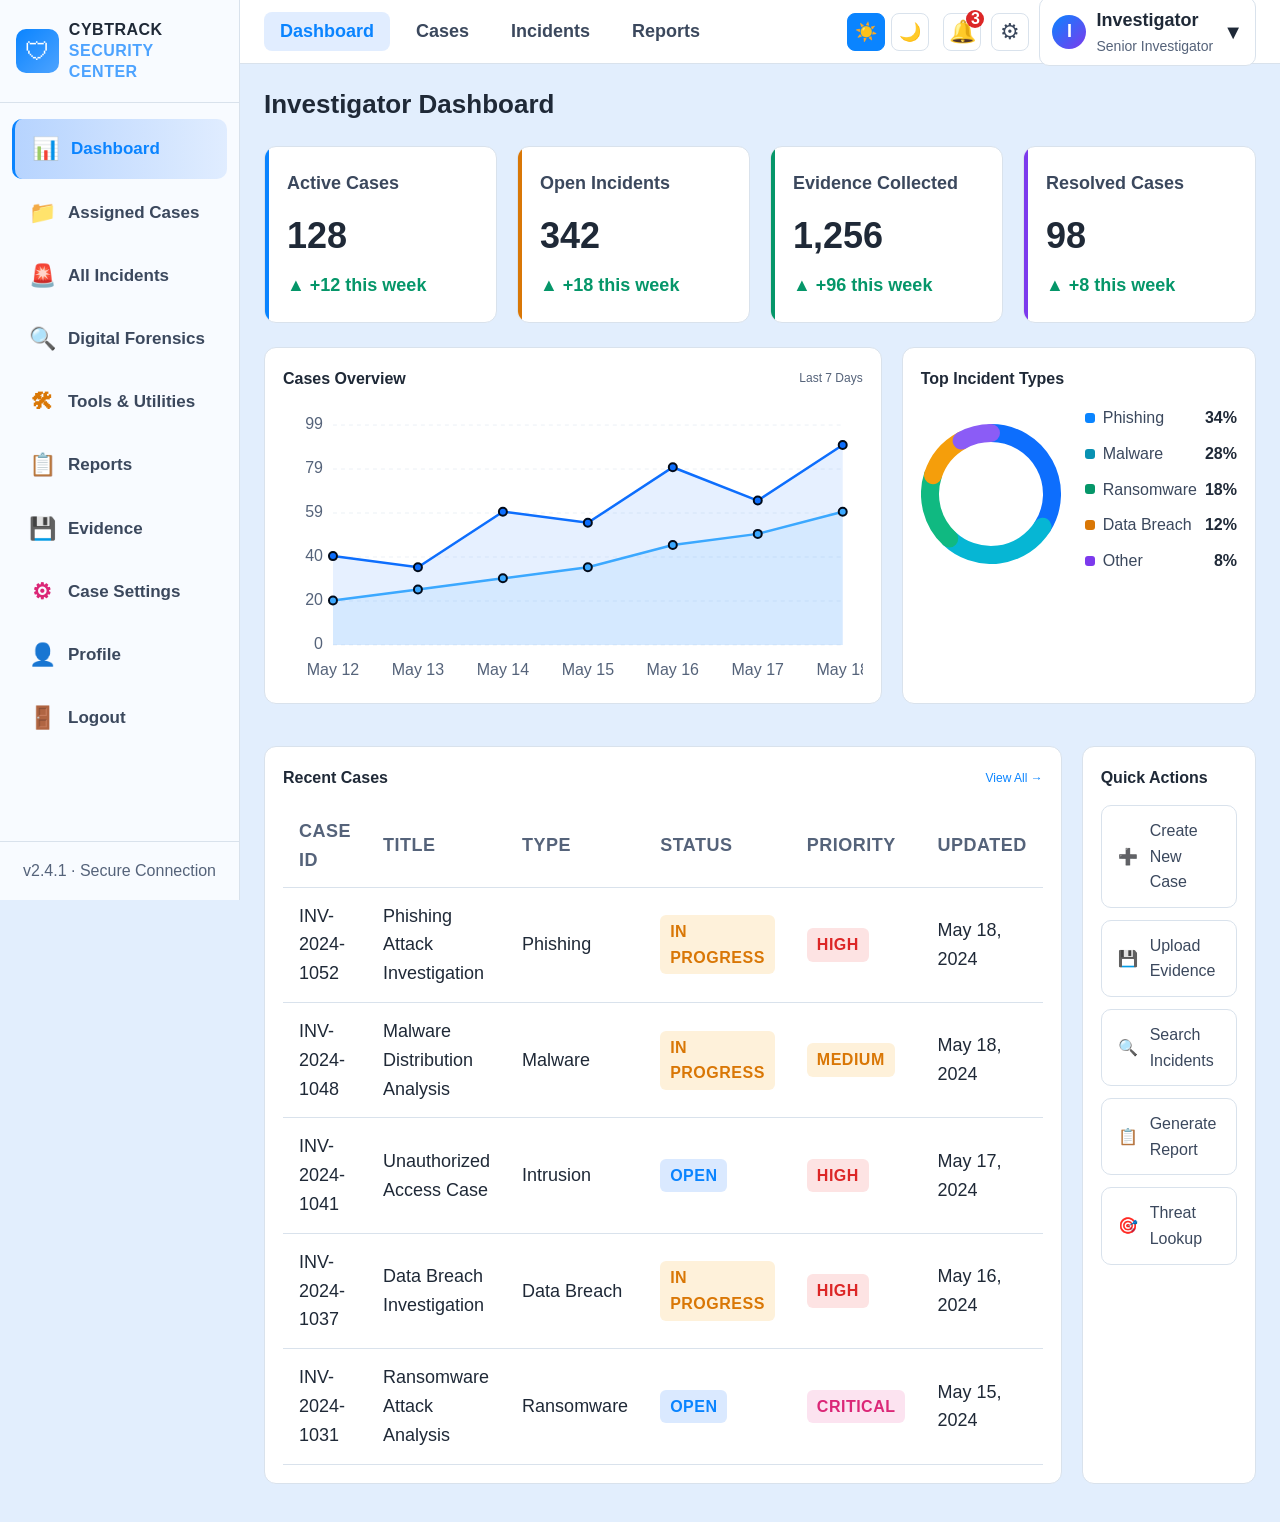
<file: investigator.html>
<!doctype html>
<html lang="en">
  <head>
    <meta charset="UTF-8" />
    <meta name="viewport" content="width=device-width, initial-scale=1.0" />
    <title>CYBTRACK - Investigator Dashboard</title>
    <link rel="stylesheet" href="style.css" />
    <style>

      :root[data-theme="light"] {
        color-scheme: light;
        --page-bg: #f4f7fc;
        --card-bg: #ffffff;
        --input-bg: #ffffff;
        --footer-bg: #ffffff;
        --text: #1f2937;
        --text-secondary: #3b485d;
        --border: #d9e2ec;
        --blue: #0a84ff;
        --bg-primary: rgb(226, 238, 253);
        --bg-secondary: #ffffff;
        --bg-card: #ffffff;
        --bg-sidebar: #f8fbff;
        --border-color: #d9e2ec;
        --accent-primary: #0a84ff;
        --accent-hover: #0066cc;
        --accent-glow: #4da3ff;
        --accent-highlight: #3ba8ff;
        --text-primary: #1f2937;
        --text-secondary: #3b485d;
        --text-muted: #55637a;
        --accent-red: #dc2626;
        --accent-orange: #d97706;
        --accent-green: #059669;
        --accent-purple: #7c3aed;
        --accent-pink: #db2777;
        --accent-cyan: #0891b2;
        --accent-yellow: #ca8a04;
        --accent-teal: #0f766e;
      }

      :root[data-theme="dark"] {
        color-scheme: dark;
        --page-bg: #020408;
        --card-bg: rgba(0, 0, 0, 0.88);
        --input-bg: #0d1320;
        --footer-bg: #050a14;
        --text: #ffffff;
        --text-secondary: #e9f1ff;
        --border: #1a3a6a;
        --blue: #0a84ff;
        --bg-primary: #020b1a;
        --bg-secondary: #07152d;
        --bg-card: #0a1e3f;
        --bg-sidebar: #07152d;
        --border-color: #103a7a;
        --accent-primary: #0d6efd;
        --accent-hover: #1e88ff;
        --accent-glow: #00a3ff;
        --accent-highlight: #3ba8ff;
        --text-primary: #ffffff;
        --text-secondary: #e9f1ff;
        --text-muted: #c7d6ed;
        --accent-red: #ef4444;
        --accent-orange: #f59e0b;
        --accent-green: #10b981;
        --accent-purple: #8b5cf6;
        --accent-pink: #ec4899;
        --accent-cyan: #06b6d4;
        --accent-yellow: #eab308;
        --accent-teal: #14b8a6;
      }
      :root {
        --bg-primary: #020b1a;
        --bg-secondary: #07152d;
        --bg-card: #0a1e3f;
        --bg-sidebar: #07152d;
        --border-color: #103a7a;
        --accent-primary: #0d6efd;
        --accent-hover: #1e88ff;
        --accent-glow: #00a3ff;
        --accent-highlight: #3ba8ff;
        --text-primary: #ffffff;
        --text-secondary: #e9f1ff;
        --text-muted: #c7d6ed;
        --accent-red: #ef4444;
        --accent-orange: #f59e0b;
        --accent-green: #10b981;
        --accent-purple: #8b5cf6;
        --accent-pink: #ec4899;
        --accent-cyan: #06b6d4;
        --accent-yellow: #eab308;
        --accent-teal: #14b8a6;
        --font-family: "Segoe UI", system-ui, -apple-system, sans-serif;
      }
      * {
        margin: 0;
        padding: 0;
        box-sizing: border-box;
      }
      body {
        font-family: var(--font-family);
        background: var(--bg-primary);
        color: var(--text-primary);
        min-height: 100vh;
        overflow-x: hidden;
        font-size: 20px;
        line-height: 1.6;
        text-rendering: optimizeLegibility;
        -webkit-font-smoothing: antialiased;
        -moz-osx-font-smoothing: grayscale;
        transition:
          background-color 0.25s ease,
          color 0.25s ease;
      }
      .dashboard-container {
        display: flex;
        min-height: 100vh;
      }
      .sidebar {
        width: 240px;
        background: var(--bg-sidebar);
        border-right: 1px solid var(--border-color);
        display: flex;
        flex-direction: column;
        position: fixed;
        height: 100vh;
        z-index: 100;
        transition: transform 0.3s ease;
      }
      .sidebar-header {
        padding: 20px 16px;
        border-bottom: 1px solid var(--border-color);
        display: flex;
        align-items: center;
        gap: 10px;
      }
      .logo-icon {
        width: 44px;
        height: 44px;
        background: linear-gradient(
          135deg,
          var(--accent-primary),
          var(--accent-glow)
        );
        border-radius: 10px;
        display: flex;
        align-items: center;
        justify-content: center;
        font-size: 25px;
        color: white;
      }
      .logo-text {
        font-size: 16px;
        font-weight: 700;
        color: var(--text-primary);
        line-height: 1.3;
        letter-spacing: 0.5px;
      }
      .logo-text span {
        color: var(--accent-glow);
        font-size: 16px;
        font-weight: 600;
      }
      .nav-menu {
        padding: 16px 12px;
        flex: 1;
        overflow-y: auto;
      }
      .nav-item {
        display: flex;
        align-items: center;
        gap: 12px;
        padding: 12px 16px;
        margin-bottom: 4px;
        border-radius: 10px;
        cursor: pointer;
        transition: all 0.2s ease;
        color: var(--text-secondary);
        font-size: 17px;
        font-weight: 700;
        text-decoration: none;
      }
      .nav-item:hover {
        background: rgba(13, 110, 253, 0.14);
        color: var(--text-primary);
      }
      .nav-item.active {
        background: linear-gradient(
          90deg,
          rgba(13, 110, 253, 0.28),
          rgba(13, 110, 253, 0.1)
        );
        color: var(--accent-primary);
        border-left: 3px solid var(--accent-primary);
      }
      .nav-item .icon {
        font-size: 22px;
        width: 28px;
        text-align: center;
      }
      .nav-item.active .icon {
        color: var(--accent-primary);
      }
      .nav-item[data-page="cases"] .icon {
        color: var(--accent-purple);
      }
      .nav-item[data-page="incidents"] .icon {
        color: var(--accent-red);
      }
      .nav-item[data-page="forensics"] .icon {
        color: var(--accent-cyan);
      }
      .nav-item[data-page="tools"] .icon {
        color: var(--accent-orange);
      }
      .nav-item[data-page="reports"] .icon {
        color: var(--accent-green);
      }
      .nav-item[data-page="evidence"] .icon {
        color: var(--accent-yellow);
      }
      .nav-item[data-page="settings"] .icon {
        color: var(--accent-pink);
      }
      .nav-item[data-page="profile"] .icon {
        color: var(--accent-teal);
      }
      .nav-item[data-page="logout"] .icon {
        color: var(--accent-orange);
      }
      .sidebar-footer {
        padding: 16px;
        border-top: 1px solid var(--border-color);
        font-size: 16px;
        color: var(--text-muted);
        text-align: center;
      }
      .main-content {
        margin-left: 240px;
        flex: 1;
        min-height: 100vh;
      }
      .top-header {
        background: var(--bg-secondary);
        border-bottom: 1px solid var(--border-color);
        padding: 0 24px;
        height: 64px;
        display: flex;
        align-items: center;
        justify-content: space-between;
        position: sticky;
        top: 0;
        z-index: 50;
      }
      .header-nav {
        display: flex;
        gap: 10px;
      }
      .header-nav-item {
        padding: 9px 16px;
        border-radius: 8px;
        font-size: 18px;
        font-weight: 600;
        color: var(--text-secondary);
        cursor: pointer;
        transition: all 0.2s;
        border: none;
        background: transparent;
      }
      .header-nav-item:hover {
        color: var(--text-primary);
      }
      .header-nav-item.active {
        color: var(--accent-primary);
        background: rgba(13, 110, 253, 0.12);
      }
      .header-right {
        display: flex;
        align-items: center;
        gap: 10px;
      }
      .header-icon-btn {
        width: 38px;
        height: 38px;
        border-radius: 8px;
        background: var(--bg-card);
        border: 1px solid var(--border-color);
        color: var(--text-secondary);
        display: flex;
        align-items: center;
        justify-content: center;
        cursor: pointer;
        font-size: 22px;
        transition: all 0.2s;
        position: relative;
      }
      .header-icon-btn:hover {
        background: var(--accent-primary);
        color: white;
        border-color: var(--accent-primary);
      }
      .theme-toggle-group {
        display: flex;
        align-items: center;
        gap: 6px;
        margin-right: 4px;
      }
      .theme-toggle-btn {
        width: 38px;
        height: 38px;
        border-radius: 8px;
        border: 1px solid var(--border-color);
        background: var(--bg-card);
        color: var(--text-secondary);
        display: flex;
        align-items: center;
        justify-content: center;
        cursor: pointer;
        font-size: 18px;
        transition: all 0.2s;
      }
      .theme-toggle-btn:hover,
      .theme-toggle-btn.active {
        background: var(--accent-primary);
        color: white;
        border-color: var(--accent-primary);
      }
      .notification-badge {
        position: absolute;
        top: -4px;
        right: -4px;
        width: 18px;
        height: 18px;
        background: var(--accent-red);
        border-radius: 50%;
        font-size: 16px;
        font-weight: 700;
        color: white;
        display: flex;
        align-items: center;
        justify-content: center;
      }
      .user-profile {
        display: flex;
        align-items: center;
        gap: 10px;
        padding: 8px 12px;
        background: var(--bg-card);
        border: 1px solid var(--border-color);
        border-radius: 10px;
        cursor: pointer;
      }
      .user-avatar {
        width: 34px;
        height: 34px;
        border-radius: 50%;
        background: linear-gradient(
          135deg,
          var(--accent-primary),
          var(--accent-purple)
        );
        display: flex;
        align-items: center;
        justify-content: center;
        font-size: 18px;
        color: white;
        font-weight: 600;
      }
      .user-name {
        font-size: 18px;
        font-weight: 600;
        color: var(--text-primary);
      }
      .user-role {
        font-size: 14px;
        color: var(--text-muted);
      }
      .notification-text {
        color: var(--text-secondary);
      }
      .report-meta {
        color: var(--text-muted);
      }
      .page {
        display: none;
        padding: 20px 24px;
        animation: fadeIn 0.4s ease;
      }
      .page.active {
        display: block;
      }
      @keyframes fadeIn {
        from {
          opacity: 0;
          transform: translateY(10px);
        }
        to {
          opacity: 1;
          transform: translateY(0);
        }
      }
      .page-title {
        font-size: 26px;
        font-weight: 700;
        margin-bottom: 20px;
        color: var(--text-primary);
      }
      .card {
        background: var(--bg-card);
        border: 1px solid var(--border-color);
        border-radius: 12px;
        padding: 18px;
        margin-bottom: 18px;
      }
      .card-header {
        display: flex;
        justify-content: space-between;
        align-items: center;
        margin-bottom: 14px;
      }
      .card-title {
        font-size: 16px;
        font-weight: 700;
        color: var(--text-primary);
      }
      .stats-grid {
        display: grid;
        grid-template-columns: repeat(4, 1fr);
        gap: 20px;
        margin-bottom: 24px;
      }
      .stat-card {
        background: var(--bg-card);
        border: 1px solid var(--border-color);
        border-radius: 12px;
        padding: 22px;
        position: relative;
        overflow: hidden;
      }
      .stat-card::before {
        content: "";
        position: absolute;
        top: 0;
        left: 0;
        width: 4px;
        height: 100%;
        background: var(--accent-primary);
      }
      .stat-card:nth-child(2)::before {
        background: var(--accent-orange);
      }
      .stat-card:nth-child(3)::before {
        background: var(--accent-green);
      }
      .stat-card:nth-child(4)::before {
        background: var(--accent-purple);
      }
      .stat-label {
        font-size: 18px;
        color: var(--text-secondary);
        margin-bottom: 10px;
        font-weight: 600;
      }
      .stat-value {
        font-size: 36px;
        font-weight: 700;
        color: var(--text-primary);
        margin-bottom: 6px;
      }
      .stat-change {
        font-size: 18px;
        font-weight: 600;
        display: flex;
        align-items: center;
        gap: 4px;
      }
      .stat-change.up {
        color: var(--accent-green);
      }
      .stat-change.down {
        color: var(--accent-red);
      }
      .charts-grid {
        display: grid;
        grid-template-columns: 2fr 1fr;
        gap: 20px;
        margin-bottom: 24px;
      }
      .chart-container {
        position: relative;
        height: 280px;
      }
      .data-table {
        width: 100%;
        border-collapse: collapse;
      }
      .data-table th {
        text-align: left;
        padding: 12px 16px;
        font-size: 18px;
        font-weight: 600;
        color: var(--text-muted);
        text-transform: uppercase;
        letter-spacing: 0.5px;
        border-bottom: 1px solid var(--border-color);
      }
      .data-table td {
        padding: 14px 16px;
        font-size: 18px;
        color: var(--text-primary);
        border-bottom: 1px solid var(--border-color);
        font-weight: 500;
      }
      .data-table tr:hover td {
        background: rgba(13, 110, 253, 0.05);
      }
      .badge {
        display: inline-flex;
        align-items: center;
        padding: 4px 10px;
        border-radius: 6px;
        font-size: 16px;
        font-weight: 700;
        text-transform: uppercase;
        letter-spacing: 0.5px;
      }
      .badge-high {
        background: rgba(239, 68, 68, 0.15);
        color: var(--accent-red);
      }
      .badge-medium {
        background: rgba(245, 158, 11, 0.15);
        color: var(--accent-orange);
      }
      .badge-low {
        background: rgba(16, 185, 129, 0.15);
        color: var(--accent-green);
      }
      .badge-critical {
        background: rgba(236, 72, 153, 0.15);
        color: var(--accent-pink);
      }
      .badge-open {
        background: rgba(13, 110, 253, 0.15);
        color: var(--accent-primary);
      }
      .badge-progress {
        background: rgba(245, 158, 11, 0.15);
        color: var(--accent-orange);
      }
      .badge-resolved {
        background: rgba(16, 185, 129, 0.15);
        color: var(--accent-green);
      }
      .donut-container {
        display: flex;
        align-items: center;
        gap: 24px;
      }
      .donut-chart {
        width: 140px;
        height: 140px;
        position: relative;
      }
      .donut-legend {
        flex: 1;
      }
      .legend-item {
        display: flex;
        align-items: center;
        gap: 8px;
        margin-bottom: 10px;
        font-size: 16px;
      }
      .legend-dot {
        width: 10px;
        height: 10px;
        border-radius: 3px;
      }
      .legend-label {
        color: var(--text-secondary);
        font-weight: 500;
      }
      .legend-value {
        margin-left: auto;
        color: var(--text-primary);
        font-weight: 600;
      }
      .bottom-grid {
        display: grid;
        grid-template-columns: 3fr 1fr;
        gap: 20px;
      }
      .quick-actions {
        display: flex;
        flex-direction: column;
        gap: 12px;
      }
      .quick-action-item {
        display: flex;
        align-items: center;
        gap: 12px;
        padding: 12px 16px;
        background: var(--bg-card);
        border: 1px solid var(--border-color);
        border-radius: 10px;
        cursor: pointer;
        transition: all 0.2s;
        font-size: 16px;
        color: var(--text-secondary);
      }
      .quick-action-item:hover {
        border-color: var(--accent-primary);
        background: rgba(13, 110, 253, 0.05);
        color: var(--text-primary);
      }
      .quick-action-icon {
        font-size: 16px;
      }
      .analytics-grid {
        display: grid;
        grid-template-columns: repeat(2, 1fr);
        gap: 20px;
      }
      .trend-card {
        background: var(--bg-card);
        border: 1px solid var(--border-color);
        border-radius: 12px;
        padding: 20px;
      }
      .trend-header {
        display: flex;
        justify-content: space-between;
        align-items: center;
        margin-bottom: 16px;
      }
      .trend-value-large {
        font-size: 28px;
        font-weight: 700;
        color: var(--text-primary);
      }
      .trend-subtitle {
        font-size: 16px;
        color: var(--text-muted);
        margin-top: 4px;
      }
      .report-filters {
        display: flex;
        gap: 12px;
        margin-bottom: 24px;
      }
      .filter-btn {
        padding: 8px 16px;
        border-radius: 8px;
        border: 1px solid var(--border-color);
        background: var(--bg-card);
        color: var(--text-secondary);
        font-size: 16px;
        font-weight: 500;
        cursor: pointer;
        transition: all 0.2s;
      }
      .filter-btn:hover,
      .filter-btn.active {
        background: var(--accent-primary);
        color: white;
        border-color: var(--accent-primary);
      }
      .report-list {
        display: flex;
        flex-direction: column;
        gap: 12px;
      }
      .report-item {
        background: var(--bg-card);
        border: 1px solid var(--border-color);
        border-radius: 12px;
        padding: 16px 20px;
        display: flex;
        align-items: center;
        gap: 16px;
        cursor: pointer;
        transition: all 0.2s;
      }
      .report-item:hover {
        border-color: var(--accent-primary);
        background: rgba(13, 110, 253, 0.05);
      }
      .report-icon {
        width: 44px;
        height: 44px;
        border-radius: 10px;
        display: flex;
        align-items: center;
        justify-content: center;
        font-size: 25px;
      }
      .report-info {
        flex: 1;
      }
      .report-title {
        font-size: 18px;
        font-weight: 600;
        color: var(--text-primary);
        margin-bottom: 4px;
      }
      .report-meta {
        font-size: 16px;
        color: var(--text-muted);
      }
      .logout-container {
        display: flex;
        flex-direction: column;
        align-items: center;
        justify-content: center;
        min-height: 60vh;
        text-align: center;
      }
      .logout-icon {
        font-size: 64px;
        margin-bottom: 24px;
        color: var(--accent-orange);
      }
      .logout-title {
        font-size: 24px;
        font-weight: 700;
        margin-bottom: 12px;
      }
      .logout-text {
        font-size: 18px;
        color: var(--text-secondary);
        margin-bottom: 32px;
        max-width: 400px;
        line-height: 1.6;
      }
      .logout-buttons {
        display: flex;
        gap: 16px;
      }
      .btn {
        padding: 12px 28px;
        border-radius: 10px;
        font-size: 18px;
        font-weight: 600;
        cursor: pointer;
        transition: all 0.2s;
        border: none;
      }
      .btn-primary {
        background: var(--accent-red);
        color: white;
      }
      .btn-primary:hover {
        background: #dc2626;
      }
      .btn-secondary {
        background: var(--bg-card);
        color: var(--text-primary);
        border: 1px solid var(--border-color);
      }
      .btn-secondary:hover {
        background: var(--border-color);
      }
      .btn-blue {
        background: var(--accent-primary);
        color: white;
      }
      .btn-blue:hover {
        background: var(--accent-hover);
      }
      .menu-toggle {
        display: none;
        background: none;
        border: none;
        color: var(--text-primary);
        font-size: 24px;
        cursor: pointer;
      }
      .form-group {
        margin-bottom: 20px;
      }
      .form-label {
        display: block;
        font-size: 18px;
        font-weight: 600;
        color: var(--text-secondary);
        margin-bottom: 8px;
      }
      .form-input,
      .form-select,
      .form-textarea {
        width: 100%;
        padding: 12px 16px;
        border-radius: 10px;
        border: 1px solid var(--border-color);
        background: var(--bg-primary);
        color: var(--text-primary);
        font-size: 18px;
        font-family: var(--font-family);
        transition: all 0.2s;
      }
      .form-input:focus,
      .form-select:focus,
      .form-textarea:focus {
        outline: none;
        border-color: var(--accent-primary);
        box-shadow: 0 0 0 3px rgba(13, 110, 253, 0.1);
      }
      .form-textarea {
        min-height: 120px;
        resize: vertical;
      }
      .profile-card {
        display: flex;
        align-items: center;
        gap: 24px;
        padding: 24px;
        background: var(--bg-card);
        border: 1px solid var(--border-color);
        border-radius: 12px;
        margin-bottom: 24px;
      }
      .profile-avatar-large {
        width: 80px;
        height: 80px;
        border-radius: 50%;
        background: linear-gradient(
          135deg,
          var(--accent-primary),
          var(--accent-purple)
        );
        display: flex;
        align-items: center;
        justify-content: center;
        font-size: 32px;
        color: white;
        font-weight: 700;
      }
      .profile-info h3 {
        font-size: 25px;
        font-weight: 700;
        margin-bottom: 4px;
      }
      .profile-info p {
        font-size: 18px;
        color: var(--text-secondary);
        margin-bottom: 2px;
      }
      .notification-item {
        display: flex;
        align-items: flex-start;
        gap: 16px;
        padding: 16px;
        background: var(--bg-card);
        border: 1px solid var(--border-color);
        border-radius: 12px;
        margin-bottom: 12px;
        cursor: pointer;
        transition: all 0.2s;
      }
      .notification-item:hover {
        border-color: var(--accent-primary);
      }
      .notification-icon {
        width: 40px;
        height: 40px;
        border-radius: 10px;
        display: flex;
        align-items: center;
        justify-content: center;
        font-size: 18px;
        flex-shrink: 0;
      }
      .notification-content {
        flex: 1;
      }
      .notification-title {
        font-size: 18px;
        font-weight: 600;
        color: var(--text-primary);
        margin-bottom: 4px;
      }
      .notification-text {
        font-size: 16px;
        color: var(--text-secondary);
        margin-bottom: 4px;
      }
      .notification-time {
        font-size: 16px;
        color: var(--text-muted);
      }
      .evidence-grid {
        display: grid;
        grid-template-columns: repeat(3, 1fr);
        gap: 16px;
        margin-bottom: 24px;
      }
      .evidence-card {
        background: var(--bg-card);
        border: 1px solid var(--border-color);
        border-radius: 12px;
        padding: 18px;
        text-align: center;
      }
      .evidence-icon {
        font-size: 36px;
        margin-bottom: 10px;
      }
      .evidence-value {
        font-size: 32px;
        font-weight: 700;
        color: var(--text-primary);
        margin-bottom: 4px;
      }
      .evidence-label {
        font-size: 18px;
        color: var(--text-secondary);
        font-weight: 600;
      }
      @media (max-width: 1024px) {
        .charts-grid,
        .bottom-grid {
          grid-template-columns: 1fr;
        }
        .stats-grid {
          grid-template-columns: repeat(2, 1fr);
        }
        .evidence-grid {
          grid-template-columns: repeat(2, 1fr);
        }
      }
      @media (max-width: 768px) {
        .sidebar {
          transform: translateX(-100%);
        }
        .sidebar.open {
          transform: translateX(0);
        }
        .main-content {
          margin-left: 0;
        }
        .menu-toggle {
          display: block;
        }
        .stats-grid,
        .evidence-grid {
          grid-template-columns: 1fr;
        }
        .analytics-grid {
          grid-template-columns: 1fr;
        }
        .header-nav {
          display: none;
        }
        .profile-card {
          flex-direction: column;
          text-align: center;
        }
      }
      .chart-svg {
        width: 100%;
        height: 100%;
      }
      .chart-line {
        fill: none;
        stroke-width: 2.5;
        stroke-linecap: round;
      }
      .chart-area {
        fill-opacity: 0.1;
      }
      .chart-grid {
        stroke: var(--border-color);
        stroke-width: 0.5;
        stroke-dasharray: 4, 4;
      }
      .chart-axis-text {
        fill: var(--text-muted);
        font-size: 16px;
      }
      .chart-point {
        r: 4;
        stroke-width: 2;
      }
    </style>
    <base target="_blank" />
  </head>
  <body>
    <div class="dashboard-container">
      <aside class="sidebar" id="sidebar">
        <div class="sidebar-header">
          <div class="logo-icon">&#x1F6E1;</div>
          <div class="logo-text">
            CYBTRACK<br /><span>SECURITY CENTER</span>
          </div>
        </div>
        <nav class="nav-menu">
          <a
            class="nav-item active"
            data-page="dashboard"
            onclick="showPage('dashboard')"
          >
            <span class="icon">&#x1F4CA;</span> Dashboard
          </a>
          <a class="nav-item" data-page="cases" onclick="showPage('cases')">
            <span class="icon">&#x1F4C1;</span> Assigned Cases
          </a>
          <a
            class="nav-item"
            data-page="incidents"
            onclick="showPage('incidents')"
          >
            <span class="icon">&#x1F6A8;</span> All Incidents
          </a>
          <a
            class="nav-item"
            data-page="forensics"
            onclick="showPage('forensics')"
          >
            <span class="icon">&#x1F50D;</span> Digital Forensics
          </a>
          <a class="nav-item" data-page="tools" onclick="showPage('tools')">
            <span class="icon">&#x1F6E0;</span> Tools & Utilities
          </a>
          <a class="nav-item" data-page="reports" onclick="showPage('reports')">
            <span class="icon">&#x1F4CB;</span> Reports
          </a>
          <a
            class="nav-item"
            data-page="evidence"
            onclick="showPage('evidence')"
          >
            <span class="icon">&#x1F4BE;</span> Evidence
          </a>
          <a
            class="nav-item"
            data-page="settings"
            onclick="showPage('settings')"
          >
            <span class="icon">&#x2699;</span> Case Settings
          </a>
          <a class="nav-item" data-page="profile" onclick="showPage('profile')">
            <span class="icon">&#x1F464;</span> Profile
          </a>
          <a class="nav-item" data-page="logout" onclick="showPage('logout')">
            <span class="icon">&#x1F6AA;</span> Logout
          </a>
        </nav>
        <div class="sidebar-footer">v2.4.1 &middot; Secure Connection</div>
      </aside>

      <main class="main-content">
        <header class="top-header">
          <button class="menu-toggle" onclick="toggleSidebar()">
            &#x2630;
          </button>
          <div class="header-nav">
            <button
              class="header-nav-item active"
              onclick="showPage('dashboard')"
            >
              Dashboard
            </button>
            <button class="header-nav-item" onclick="showPage('cases')">
              Cases
            </button>
            <button class="header-nav-item" onclick="showPage('incidents')">
              Incidents
            </button>
            <button class="header-nav-item" onclick="showPage('reports')">
              Reports
            </button>
          </div>
          <div class="header-right">
            <div class="theme-toggle-group">
              <button
                class="theme-toggle-btn"
                data-theme="light"
                onclick="setTheme('light')"
                title="Light mode"
              >
                ☀️
              </button>
              <button
                class="theme-toggle-btn"
                data-theme="dark"
                onclick="setTheme('dark')"
                title="Dark mode"
              >
                🌙
              </button>
            </div>
            <button class="header-icon-btn" onclick="showPage('notifications')">
              &#x1F514;<span class="notification-badge">3</span>
            </button>
            <button class="header-icon-btn" onclick="showPage('settings')">
              &#x2699;
            </button>
            <div class="user-profile" onclick="showPage('profile')">
              <div class="user-avatar">I</div>
              <div>
                <div class="user-name">Investigator</div>
                <div class="user-role">Senior Investigator</div>
              </div>
              <span>&#x25BC;</span>
            </div>
          </div>
        </header>

        <!-- DASHBOARD PAGE -->
        <div class="page active" id="page-dashboard">
          <h1 class="page-title">Investigator Dashboard</h1>
          <div class="stats-grid">
            <div class="stat-card">
              <div class="stat-label">Active Cases</div>
              <div class="stat-value">128</div>
              <div class="stat-change up">&#x25B2; +12 this week</div>
            </div>
            <div class="stat-card">
              <div class="stat-label">Open Incidents</div>
              <div class="stat-value">342</div>
              <div class="stat-change up">&#x25B2; +18 this week</div>
            </div>
            <div class="stat-card">
              <div class="stat-label">Evidence Collected</div>
              <div class="stat-value">1,256</div>
              <div class="stat-change up">&#x25B2; +96 this week</div>
            </div>
            <div class="stat-card">
              <div class="stat-label">Resolved Cases</div>
              <div class="stat-value">98</div>
              <div class="stat-change up">&#x25B2; +8 this week</div>
            </div>
          </div>
          <div class="charts-grid">
            <div class="card">
              <div class="card-header">
                <span class="card-title">Cases Overview</span
                ><span style="font-size: 12px; color: var(--text-muted)"
                  >Last 7 Days</span
                >
              </div>
              <div class="chart-container" id="casesChart"></div>
            </div>
            <div class="card">
              <div class="card-header">
                <span class="card-title">Top Incident Types</span>
              </div>
              <div class="donut-container">
                <div class="donut-chart" id="incidentDonut"></div>
                <div class="donut-legend">
                  <div class="legend-item">
                    <div
                      class="legend-dot"
                      style="background: var(--accent-primary)"
                    ></div>
                    <span class="legend-label">Phishing</span
                    ><span class="legend-value">34%</span>
                  </div>
                  <div class="legend-item">
                    <div
                      class="legend-dot"
                      style="background: var(--accent-cyan)"
                    ></div>
                    <span class="legend-label">Malware</span
                    ><span class="legend-value">28%</span>
                  </div>
                  <div class="legend-item">
                    <div
                      class="legend-dot"
                      style="background: var(--accent-green)"
                    ></div>
                    <span class="legend-label">Ransomware</span
                    ><span class="legend-value">18%</span>
                  </div>
                  <div class="legend-item">
                    <div
                      class="legend-dot"
                      style="background: var(--accent-orange)"
                    ></div>
                    <span class="legend-label">Data Breach</span
                    ><span class="legend-value">12%</span>
                  </div>
                  <div class="legend-item">
                    <div
                      class="legend-dot"
                      style="background: var(--accent-purple)"
                    ></div>
                    <span class="legend-label">Other</span
                    ><span class="legend-value">8%</span>
                  </div>
                </div>
              </div>
            </div>
          </div>
          <div class="bottom-grid">
            <div class="card">
              <div class="card-header">
                <span class="card-title">Recent Cases</span
                ><span
                  style="
                    font-size: 12px;
                    color: var(--accent-primary);
                    cursor: pointer;
                  "
                  >View All &rarr;</span
                >
              </div>
              <table class="data-table">
                <thead>
                  <tr>
                    <th>Case ID</th>
                    <th>Title</th>
                    <th>Type</th>
                    <th>Status</th>
                    <th>Priority</th>
                    <th>Updated</th>
                  </tr>
                </thead>
                <tbody>
                  <tr>
                    <td>INV-2024-1052</td>
                    <td>Phishing Attack Investigation</td>
                    <td>Phishing</td>
                    <td>
                      <span class="badge badge-progress">In Progress</span>
                    </td>
                    <td><span class="badge badge-high">High</span></td>
                    <td>May 18, 2024</td>
                  </tr>
                  <tr>
                    <td>INV-2024-1048</td>
                    <td>Malware Distribution Analysis</td>
                    <td>Malware</td>
                    <td>
                      <span class="badge badge-progress">In Progress</span>
                    </td>
                    <td><span class="badge badge-medium">Medium</span></td>
                    <td>May 18, 2024</td>
                  </tr>
                  <tr>
                    <td>INV-2024-1041</td>
                    <td>Unauthorized Access Case</td>
                    <td>Intrusion</td>
                    <td><span class="badge badge-open">Open</span></td>
                    <td><span class="badge badge-high">High</span></td>
                    <td>May 17, 2024</td>
                  </tr>
                  <tr>
                    <td>INV-2024-1037</td>
                    <td>Data Breach Investigation</td>
                    <td>Data Breach</td>
                    <td>
                      <span class="badge badge-progress">In Progress</span>
                    </td>
                    <td><span class="badge badge-high">High</span></td>
                    <td>May 16, 2024</td>
                  </tr>
                  <tr>
                    <td>INV-2024-1031</td>
                    <td>Ransomware Attack Analysis</td>
                    <td>Ransomware</td>
                    <td><span class="badge badge-open">Open</span></td>
                    <td><span class="badge badge-critical">Critical</span></td>
                    <td>May 15, 2024</td>
                  </tr>
                </tbody>
              </table>
            </div>
            <div class="card">
              <div class="card-header">
                <span class="card-title">Quick Actions</span>
              </div>
              <div class="quick-actions">
                <div class="quick-action-item">
                  <span
                    class="quick-action-icon"
                    style="color: var(--accent-primary)"
                    >&#x2795;</span
                  >
                  Create New Case
                </div>
                <div class="quick-action-item">
                  <span
                    class="quick-action-icon"
                    style="color: var(--accent-green)"
                    >&#x1F4BE;</span
                  >
                  Upload Evidence
                </div>
                <div class="quick-action-item">
                  <span
                    class="quick-action-icon"
                    style="color: var(--accent-cyan)"
                    >&#x1F50D;</span
                  >
                  Search Incidents
                </div>
                <div class="quick-action-item">
                  <span
                    class="quick-action-icon"
                    style="color: var(--accent-purple)"
                    >&#x1F4CB;</span
                  >
                  Generate Report
                </div>
                <div class="quick-action-item">
                  <span
                    class="quick-action-icon"
                    style="color: var(--accent-orange)"
                    >&#x1F3AF;</span
                  >
                  Threat Lookup
                </div>
              </div>
            </div>
          </div>
        </div>

        <!-- ASSIGNED CASES PAGE -->
        <div class="page" id="page-cases">
          <h1 class="page-title">Assigned Cases</h1>
          <div class="stats-grid">
            <div class="stat-card">
              <div class="stat-label">My Active Cases</div>
              <div class="stat-value">24</div>
              <div class="stat-change up">&#x25B2; +3 this week</div>
            </div>
            <div class="stat-card">
              <div class="stat-label">Pending Review</div>
              <div class="stat-value">8</div>
              <div class="stat-change down">&#x25BC; -2 this week</div>
            </div>
            <div class="stat-card">
              <div class="stat-label">Completed</div>
              <div class="stat-value">156</div>
              <div class="stat-change up">&#x25B2; +12 this month</div>
            </div>
            <div class="stat-card">
              <div class="stat-label">Overdue</div>
              <div class="stat-value">3</div>
              <div class="stat-change down">&#x25BC; Needs attention</div>
            </div>
          </div>
          <div class="card">
            <div class="card-header">
              <span class="card-title">All Assigned Cases</span>
              <div style="display: flex; gap: 8px">
                <button class="filter-btn active">All</button>
                <button class="filter-btn">Active</button>
                <button class="filter-btn">Pending</button>
                <button class="filter-btn">Closed</button>
              </div>
            </div>
            <table class="data-table">
              <thead>
                <tr>
                  <th>Case ID</th>
                  <th>Title</th>
                  <th>Type</th>
                  <th>Assigned</th>
                  <th>Status</th>
                  <th>Priority</th>
                  <th>Due Date</th>
                </tr>
              </thead>
              <tbody>
                <tr>
                  <td>INV-2024-1052</td>
                  <td>Phishing Attack Investigation</td>
                  <td>Phishing</td>
                  <td>May 15, 2024</td>
                  <td><span class="badge badge-progress">In Progress</span></td>
                  <td><span class="badge badge-high">High</span></td>
                  <td>May 25, 2024</td>
                </tr>
                <tr>
                  <td>INV-2024-1048</td>
                  <td>Malware Distribution Analysis</td>
                  <td>Malware</td>
                  <td>May 14, 2024</td>
                  <td><span class="badge badge-progress">In Progress</span></td>
                  <td><span class="badge badge-medium">Medium</span></td>
                  <td>May 28, 2024</td>
                </tr>
                <tr>
                  <td>INV-2024-1041</td>
                  <td>Unauthorized Access Case</td>
                  <td>Intrusion</td>
                  <td>May 12, 2024</td>
                  <td><span class="badge badge-open">Open</span></td>
                  <td><span class="badge badge-high">High</span></td>
                  <td>May 22, 2024</td>
                </tr>
                <tr>
                  <td>INV-2024-1037</td>
                  <td>Data Breach Investigation</td>
                  <td>Data Breach</td>
                  <td>May 10, 2024</td>
                  <td><span class="badge badge-progress">In Progress</span></td>
                  <td><span class="badge badge-high">High</span></td>
                  <td>May 20, 2024</td>
                </tr>
                <tr>
                  <td>INV-2024-1031</td>
                  <td>Ransomware Attack Analysis</td>
                  <td>Ransomware</td>
                  <td>May 8, 2024</td>
                  <td><span class="badge badge-open">Open</span></td>
                  <td><span class="badge badge-critical">Critical</span></td>
                  <td>May 18, 2024</td>
                </tr>
                <tr>
                  <td>INV-2024-1025</td>
                  <td>Insider Threat Investigation</td>
                  <td>Insider</td>
                  <td>May 5, 2024</td>
                  <td><span class="badge badge-progress">In Progress</span></td>
                  <td><span class="badge badge-medium">Medium</span></td>
                  <td>May 30, 2024</td>
                </tr>
                <tr>
                  <td>INV-2024-1018</td>
                  <td>DDoS Attack Response</td>
                  <td>DDoS</td>
                  <td>May 1, 2024</td>
                  <td><span class="badge badge-resolved">Resolved</span></td>
                  <td><span class="badge badge-high">High</span></td>
                  <td>May 15, 2024</td>
                </tr>
              </tbody>
            </table>
          </div>
        </div>

        <!-- INCIDENTS PAGE -->
        <div class="page" id="page-incidents">
          <h1 class="page-title">All Incidents</h1>
          <div class="stats-grid">
            <div class="stat-card">
              <div class="stat-label">Total Incidents</div>
              <div class="stat-value">342</div>
              <div class="stat-change up">&#x25B2; +18 this week</div>
            </div>
            <div class="stat-card">
              <div class="stat-label">Open</div>
              <div class="stat-value">89</div>
              <div class="stat-change down">&#x25BC; -5 this week</div>
            </div>
            <div class="stat-card">
              <div class="stat-label">In Progress</div>
              <div class="stat-value">156</div>
              <div class="stat-change up">&#x25B2; +23 this week</div>
            </div>
            <div class="stat-card">
              <div class="stat-label">Resolved</div>
              <div class="stat-value">97</div>
              <div class="stat-change up">&#x25B2; +12 this week</div>
            </div>
          </div>
          <div class="card">
            <div class="card-header">
              <span class="card-title">Incident Timeline</span>
            </div>
            <div
              class="chart-container"
              id="incidentChart"
              style="height: 300px"
            ></div>
          </div>
          <div class="card" style="margin-top: 20px">
            <div class="card-header">
              <span class="card-title">Recent Incidents</span>
            </div>
            <table class="data-table">
              <thead>
                <tr>
                  <th>Incident ID</th>
                  <th>Description</th>
                  <th>Severity</th>
                  <th>Status</th>
                  <th>Reported</th>
                  <th>Assigned To</th>
                </tr>
              </thead>
              <tbody>
                <tr>
                  <td>INC-2024-4521</td>
                  <td>Suspicious login from unknown IP</td>
                  <td><span class="badge badge-high">High</span></td>
                  <td><span class="badge badge-open">Open</span></td>
                  <td>2 hours ago</td>
                  <td>You</td>
                </tr>
                <tr>
                  <td>INC-2024-4520</td>
                  <td>Malware detected on endpoint</td>
                  <td><span class="badge badge-critical">Critical</span></td>
                  <td><span class="badge badge-progress">In Progress</span></td>
                  <td>5 hours ago</td>
                  <td>You</td>
                </tr>
                <tr>
                  <td>INC-2024-4519</td>
                  <td>Phishing email reported</td>
                  <td><span class="badge badge-medium">Medium</span></td>
                  <td><span class="badge badge-progress">In Progress</span></td>
                  <td>8 hours ago</td>
                  <td>Team A</td>
                </tr>
                <tr>
                  <td>INC-2024-4518</td>
                  <td>Data exfiltration attempt</td>
                  <td><span class="badge badge-critical">Critical</span></td>
                  <td><span class="badge badge-open">Open</span></td>
                  <td>12 hours ago</td>
                  <td>You</td>
                </tr>
                <tr>
                  <td>INC-2024-4517</td>
                  <td>Failed brute force attack</td>
                  <td><span class="badge badge-low">Low</span></td>
                  <td><span class="badge badge-resolved">Resolved</span></td>
                  <td>1 day ago</td>
                  <td>Team B</td>
                </tr>
              </tbody>
            </table>
          </div>
        </div>

        <!-- DIGITAL FORENSICS PAGE -->
        <div class="page" id="page-forensics">
          <h1 class="page-title">Digital Forensics</h1>
          <div class="analytics-grid">
            <div class="trend-card">
              <div class="trend-header">
                <div>
                  <div class="trend-value-large">47</div>
                  <div class="trend-subtitle">Active Forensic Jobs</div>
                </div>
                <span class="badge badge-high">+8 this week</span>
              </div>
              <div class="chart-container" id="forensicsChart1"></div>
            </div>
            <div class="trend-card">
              <div class="trend-header">
                <div>
                  <div class="trend-value-large">1.2TB</div>
                  <div class="trend-subtitle">Data Processed</div>
                </div>
                <span class="badge badge-low">+120GB today</span>
              </div>
              <div class="chart-container" id="forensicsChart2"></div>
            </div>
          </div>
          <div class="card" style="margin-top: 20px">
            <div class="card-header">
              <span class="card-title">Forensic Tools</span>
            </div>
            <div class="quick-actions">
              <div class="quick-action-item">
                <span
                  class="quick-action-icon"
                  style="color: var(--accent-primary)"
                  >&#x1F4BE;</span
                >
                Disk Image Analysis
              </div>
              <div class="quick-action-item">
                <span
                  class="quick-action-icon"
                  style="color: var(--accent-green)"
                  >&#x1F4F1;</span
                >
                Mobile Device Forensics
              </div>
              <div class="quick-action-item">
                <span
                  class="quick-action-icon"
                  style="color: var(--accent-cyan)"
                  >&#x1F4C4;</span
                >
                Memory Dump Analysis
              </div>
              <div class="quick-action-item">
                <span
                  class="quick-action-icon"
                  style="color: var(--accent-purple)"
                  >&#x1F50D;</span
                >
                Network Packet Analysis
              </div>
              <div class="quick-action-item">
                <span
                  class="quick-action-icon"
                  style="color: var(--accent-orange)"
                  >&#x1F4E1;</span
                >
                Log Analysis
              </div>
              <div class="quick-action-item">
                <span class="quick-action-icon" style="color: var(--accent-red)"
                  >&#x1F510;</span
                >
                Hash Verification
              </div>
            </div>
          </div>
        </div>

        <!-- TOOLS PAGE -->
        <div class="page" id="page-tools">
          <h1 class="page-title">Tools & Utilities</h1>
          <div class="analytics-grid">
            <div class="card">
              <div class="card-header">
                <span class="card-title">Network Tools</span>
              </div>
              <div class="quick-actions">
                <div class="quick-action-item">
                  <span
                    class="quick-action-icon"
                    style="color: var(--accent-primary)"
                    >&#x1F50D;</span
                  >
                  IP Lookup
                </div>
                <div class="quick-action-item">
                  <span
                    class="quick-action-icon"
                    style="color: var(--accent-green)"
                    >&#x1F310;</span
                  >
                  Whois Lookup
                </div>
                <div class="quick-action-item">
                  <span
                    class="quick-action-icon"
                    style="color: var(--accent-cyan)"
                    >&#x1F4E1;</span
                  >
                  Port Scanner
                </div>
                <div class="quick-action-item">
                  <span
                    class="quick-action-icon"
                    style="color: var(--accent-purple)"
                    >&#x1F4C8;</span
                  >
                  Traffic Analyzer
                </div>
              </div>
            </div>
            <div class="card">
              <div class="card-header">
                <span class="card-title">Analysis Tools</span>
              </div>
              <div class="quick-actions">
                <div class="quick-action-item">
                  <span
                    class="quick-action-icon"
                    style="color: var(--accent-orange)"
                    >&#x1F4BE;</span
                  >
                  File Analyzer
                </div>
                <div class="quick-action-item">
                  <span
                    class="quick-action-icon"
                    style="color: var(--accent-red)"
                    >&#x1F510;</span
                  >
                  Hash Calculator
                </div>
                <div class="quick-action-item">
                  <span
                    class="quick-action-icon"
                    style="color: var(--accent-yellow)"
                    >&#x1F4DD;</span
                  >
                  String Extractor
                </div>
                <div class="quick-action-item">
                  <span
                    class="quick-action-icon"
                    style="color: var(--accent-teal)"
                    >&#x1F4C4;</span
                  >
                  Metadata Viewer
                </div>
              </div>
            </div>
          </div>
        </div>

        <!-- REPORTS PAGE -->
        <div class="page" id="page-reports">
          <h1 class="page-title">Reports</h1>
          <div class="report-filters">
            <button class="filter-btn active">All Reports</button>
            <button class="filter-btn">Case Reports</button>
            <button class="filter-btn">Incident Reports</button>
            <button class="filter-btn">Forensic Reports</button>
            <button class="filter-btn">Evidence Reports</button>
          </div>
          <div class="report-list">
            <div class="report-item">
              <div
                class="report-icon"
                style="
                  background: rgba(239, 68, 68, 0.15);
                  color: var(--accent-red);
                "
              >
                &#x1F4C4;
              </div>
              <div class="report-info">
                <div class="report-title">
                  Case INV-2024-1052 - Final Report
                </div>
                <div class="report-meta">
                  Phishing Attack Investigation &middot; 24 pages &middot; May
                  18, 2024
                </div>
              </div>
              <span class="badge badge-high">High</span>
            </div>
            <div class="report-item">
              <div
                class="report-icon"
                style="
                  background: rgba(13, 110, 253, 0.15);
                  color: var(--accent-primary);
                "
              >
                &#x1F4C4;
              </div>
              <div class="report-info">
                <div class="report-title">
                  Case INV-2024-1048 - Progress Report
                </div>
                <div class="report-meta">
                  Malware Distribution Analysis &middot; 12 pages &middot; May
                  17, 2024
                </div>
              </div>
              <span class="badge badge-medium">Medium</span>
            </div>
            <div class="report-item">
              <div
                class="report-icon"
                style="
                  background: rgba(16, 185, 129, 0.15);
                  color: var(--accent-green);
                "
              >
                &#x1F4C4;
              </div>
              <div class="report-info">
                <div class="report-title">Forensic Analysis - Memory Dump</div>
                <div class="report-meta">
                  Memory Analysis &middot; 18 pages &middot; May 16, 2024
                </div>
              </div>
              <span class="badge badge-low">Low</span>
            </div>
            <div class="report-item">
              <div
                class="report-icon"
                style="
                  background: rgba(245, 158, 11, 0.15);
                  color: var(--accent-orange);
                "
              >
                &#x1F4C4;
              </div>
              <div class="report-info">
                <div class="report-title">Evidence Chain of Custody</div>
                <div class="report-meta">
                  Evidence Documentation &middot; 8 pages &middot; May 15, 2024
                </div>
              </div>
              <span class="badge badge-medium">Medium</span>
            </div>
            <div class="report-item">
              <div
                class="report-icon"
                style="
                  background: rgba(139, 92, 246, 0.15);
                  color: var(--accent-purple);
                "
              >
                &#x1F4C4;
              </div>
              <div class="report-info">
                <div class="report-title">
                  Monthly Incident Summary - May 2024
                </div>
                <div class="report-meta">
                  Incident Summary &middot; 32 pages &middot; May 14, 2024
                </div>
              </div>
              <span class="badge badge-high">High</span>
            </div>
          </div>
        </div>

        <!-- EVIDENCE PAGE -->
        <div class="page" id="page-evidence">
          <h1 class="page-title">Evidence</h1>
          <div class="evidence-grid">
            <div class="evidence-card">
              <div class="evidence-icon">&#x1F4BE;</div>
              <div class="evidence-value">1,256</div>
              <div class="evidence-label">Total Evidence Items</div>
            </div>
            <div class="evidence-card">
              <div class="evidence-icon">&#x1F4C4;</div>
              <div class="evidence-value">842</div>
              <div class="evidence-label">Documents</div>
            </div>
            <div class="evidence-card">
              <div class="evidence-icon">&#x1F4F7;</div>
              <div class="evidence-value">234</div>
              <div class="evidence-label">Images</div>
            </div>
            <div class="evidence-card">
              <div class="evidence-icon">&#x1F4F9;</div>
              <div class="evidence-value">89</div>
              <div class="evidence-label">Videos</div>
            </div>
            <div class="evidence-card">
              <div class="evidence-icon">&#x1F4E1;</div>
              <div class="evidence-value">56</div>
              <div class="evidence-label">Network Logs</div>
            </div>
            <div class="evidence-card">
              <div class="evidence-icon">&#x1F4BB;</div>
              <div class="evidence-value">35</div>
              <div class="evidence-label">Disk Images</div>
            </div>
          </div>
          <div class="card">
            <div class="card-header">
              <span class="card-title">Recent Evidence</span
              ><button
                class="btn btn-blue"
                style="padding: 8px 16px; font-size: 13px"
              >
                &#x2795; Upload Evidence
              </button>
            </div>
            <table class="data-table">
              <thead>
                <tr>
                  <th>Evidence ID</th>
                  <th>Description</th>
                  <th>Type</th>
                  <th>Case</th>
                  <th>Collected</th>
                  <th>Status</th>
                </tr>
              </thead>
              <tbody>
                <tr>
                  <td>EVD-2024-4521</td>
                  <td>Phishing email screenshot</td>
                  <td>Image</td>
                  <td>INV-2024-1052</td>
                  <td>May 18, 2024</td>
                  <td><span class="badge badge-resolved">Verified</span></td>
                </tr>
                <tr>
                  <td>EVD-2024-4520</td>
                  <td>Malware sample hash</td>
                  <td>Hash</td>
                  <td>INV-2024-1048</td>
                  <td>May 18, 2024</td>
                  <td><span class="badge badge-resolved">Verified</span></td>
                </tr>
                <tr>
                  <td>EVD-2024-4519</td>
                  <td>Server access logs</td>
                  <td>Log</td>
                  <td>INV-2024-1041</td>
                  <td>May 17, 2024</td>
                  <td><span class="badge badge-progress">Processing</span></td>
                </tr>
                <tr>
                  <td>EVD-2024-4518</td>
                  <td>Network traffic capture</td>
                  <td>PCAP</td>
                  <td>INV-2024-1037</td>
                  <td>May 16, 2024</td>
                  <td><span class="badge badge-progress">Processing</span></td>
                </tr>
                <tr>
                  <td>EVD-2024-4517</td>
                  <td>Ransomware binary</td>
                  <td>File</td>
                  <td>INV-2024-1031</td>
                  <td>May 15, 2024</td>
                  <td><span class="badge badge-open">Pending</span></td>
                </tr>
              </tbody>
            </table>
          </div>
        </div>

        <!-- CASE SETTINGS PAGE -->
        <div class="page" id="page-settings">
          <h1 class="page-title">Case Settings</h1>
          <div class="analytics-grid">
            <div class="card">
              <div class="card-header">
                <span class="card-title">Notification Preferences</span>
              </div>
              <div style="display: flex; flex-direction: column; gap: 20px">
                <div
                  style="
                    display: flex;
                    justify-content: space-between;
                    align-items: center;
                  "
                >
                  <div>
                    <div style="font-size: 14px; font-weight: 600">
                      New Case Assignments
                    </div>
                    <div style="font-size: 12px; color: var(--text-muted)">
                      Get notified when assigned a new case
                    </div>
                  </div>
                  <div
                    style="
                      width: 48px;
                      height: 26px;
                      background: var(--accent-primary);
                      border-radius: 13px;
                      position: relative;
                      cursor: pointer;
                    "
                  >
                    <div
                      style="
                        width: 20px;
                        height: 20px;
                        background: white;
                        border-radius: 50%;
                        position: absolute;
                        right: 3px;
                        top: 3px;
                      "
                    ></div>
                  </div>
                </div>
                <div
                  style="
                    display: flex;
                    justify-content: space-between;
                    align-items: center;
                  "
                >
                  <div>
                    <div style="font-size: 14px; font-weight: 600">
                      Case Updates
                    </div>
                    <div style="font-size: 12px; color: var(--text-muted)">
                      Get notified of case status changes
                    </div>
                  </div>
                  <div
                    style="
                      width: 48px;
                      height: 26px;
                      background: var(--accent-primary);
                      border-radius: 13px;
                      position: relative;
                      cursor: pointer;
                    "
                  >
                    <div
                      style="
                        width: 20px;
                        height: 20px;
                        background: white;
                        border-radius: 50%;
                        position: absolute;
                        right: 3px;
                        top: 3px;
                      "
                    ></div>
                  </div>
                </div>
                <div
                  style="
                    display: flex;
                    justify-content: space-between;
                    align-items: center;
                  "
                >
                  <div>
                    <div style="font-size: 14px; font-weight: 600">
                      Evidence Uploads
                    </div>
                    <div style="font-size: 12px; color: var(--text-muted)">
                      Get notified when evidence is uploaded
                    </div>
                  </div>
                  <div
                    style="
                      width: 48px;
                      height: 26px;
                      background: var(--border-color);
                      border-radius: 13px;
                      position: relative;
                      cursor: pointer;
                    "
                  >
                    <div
                      style="
                        width: 20px;
                        height: 20px;
                        background: white;
                        border-radius: 50%;
                        position: absolute;
                        left: 3px;
                        top: 3px;
                      "
                    ></div>
                  </div>
                </div>
                <div
                  style="
                    display: flex;
                    justify-content: space-between;
                    align-items: center;
                  "
                >
                  <div>
                    <div style="font-size: 14px; font-weight: 600">
                      Deadline Reminders
                    </div>
                    <div style="font-size: 12px; color: var(--text-muted)">
                      Get reminders before case deadlines
                    </div>
                  </div>
                  <div
                    style="
                      width: 48px;
                      height: 26px;
                      background: var(--accent-primary);
                      border-radius: 13px;
                      position: relative;
                      cursor: pointer;
                    "
                  >
                    <div
                      style="
                        width: 20px;
                        height: 20px;
                        background: white;
                        border-radius: 50%;
                        position: absolute;
                        right: 3px;
                        top: 3px;
                      "
                    ></div>
                  </div>
                </div>
              </div>
            </div>
            <div class="card">
              <div class="card-header">
                <span class="card-title">Case Display Settings</span>
              </div>
              <div style="display: flex; flex-direction: column; gap: 20px">
                <div
                  style="
                    display: flex;
                    justify-content: space-between;
                    align-items: center;
                  "
                >
                  <div>
                    <div style="font-size: 14px; font-weight: 600">
                      Show Resolved Cases
                    </div>
                    <div style="font-size: 12px; color: var(--text-muted)">
                      Display resolved cases in lists
                    </div>
                  </div>
                  <div
                    style="
                      width: 48px;
                      height: 26px;
                      background: var(--accent-primary);
                      border-radius: 13px;
                      position: relative;
                      cursor: pointer;
                    "
                  >
                    <div
                      style="
                        width: 20px;
                        height: 20px;
                        background: white;
                        border-radius: 50%;
                        position: absolute;
                        right: 3px;
                        top: 3px;
                      "
                    ></div>
                  </div>
                </div>
                <div
                  style="
                    display: flex;
                    justify-content: space-between;
                    align-items: center;
                  "
                >
                  <div>
                    <div style="font-size: 14px; font-weight: 600">
                      Compact View
                    </div>
                    <div style="font-size: 12px; color: var(--text-muted)">
                      Use compact layout for case lists
                    </div>
                  </div>
                  <div
                    style="
                      width: 48px;
                      height: 26px;
                      background: var(--border-color);
                      border-radius: 13px;
                      position: relative;
                      cursor: pointer;
                    "
                  >
                    <div
                      style="
                        width: 20px;
                        height: 20px;
                        background: white;
                        border-radius: 50%;
                        position: absolute;
                        left: 3px;
                        top: 3px;
                      "
                    ></div>
                  </div>
                </div>
                <div
                  style="
                    display: flex;
                    justify-content: space-between;
                    align-items: center;
                  "
                >
                  <div>
                    <div style="font-size: 14px; font-weight: 600">
                      Auto-Refresh
                    </div>
                    <div style="font-size: 12px; color: var(--text-muted)">
                      Refresh case data every 5 minutes
                    </div>
                  </div>
                  <div
                    style="
                      width: 48px;
                      height: 26px;
                      background: var(--accent-primary);
                      border-radius: 13px;
                      position: relative;
                      cursor: pointer;
                    "
                  >
                    <div
                      style="
                        width: 20px;
                        height: 20px;
                        background: white;
                        border-radius: 50%;
                        position: absolute;
                        right: 3px;
                        top: 3px;
                      "
                    ></div>
                  </div>
                </div>
              </div>
            </div>
          </div>
        </div>

        <!-- NOTIFICATIONS PAGE -->
        <div class="page" id="page-notifications">
          <h1 class="page-title">Notifications</h1>
          <div class="card">
            <div class="card-header">
              <span class="card-title">Recent Notifications</span
              ><span
                style="
                  font-size: 12px;
                  color: var(--accent-primary);
                  cursor: pointer;
                "
                >Mark All Read</span
              >
            </div>
            <div class="notification-item">
              <div
                class="notification-icon"
                style="
                  background: rgba(239, 68, 68, 0.15);
                  color: var(--accent-red);
                "
              >
                &#x1F6A8;
              </div>
              <div class="notification-content">
                <div class="notification-title">Critical Case Assigned</div>
                <div class="notification-text">
                  You have been assigned to case INV-2024-1031 - Ransomware
                  Attack Analysis
                </div>
                <div class="notification-time">5 minutes ago</div>
              </div>
            </div>
            <div class="notification-item">
              <div
                class="notification-icon"
                style="
                  background: rgba(13, 110, 253, 0.15);
                  color: var(--accent-primary);
                "
              >
                &#x1F4C4;
              </div>
              <div class="notification-content">
                <div class="notification-title">New Evidence Uploaded</div>
                <div class="notification-text">
                  New evidence has been uploaded to case INV-2024-1052
                </div>
                <div class="notification-time">1 hour ago</div>
              </div>
            </div>
            <div class="notification-item">
              <div
                class="notification-icon"
                style="
                  background: rgba(245, 158, 11, 0.15);
                  color: var(--accent-orange);
                "
              >
                &#x26A0;
              </div>
              <div class="notification-content">
                <div class="notification-title">Case Deadline Approaching</div>
                <div class="notification-text">
                  Case INV-2024-1031 is due in 3 days
                </div>
                <div class="notification-time">3 hours ago</div>
              </div>
            </div>
            <div class="notification-item">
              <div
                class="notification-icon"
                style="
                  background: rgba(16, 185, 129, 0.15);
                  color: var(--accent-green);
                "
              >
                &#x2705;
              </div>
              <div class="notification-content">
                <div class="notification-title">Case Resolved</div>
                <div class="notification-text">
                  Case INV-2024-1018 has been marked as resolved
                </div>
                <div class="notification-time">1 day ago</div>
              </div>
            </div>
            <div class="notification-item">
              <div
                class="notification-icon"
                style="
                  background: rgba(139, 92, 246, 0.15);
                  color: var(--accent-purple);
                "
              >
                &#x1F4AC;
              </div>
              <div class="notification-content">
                <div class="notification-title">New Comment</div>
                <div class="notification-text">
                  John Doe commented on case INV-2024-1048
                </div>
                <div class="notification-time">2 days ago</div>
              </div>
            </div>
          </div>
        </div>

        <!-- PROFILE PAGE -->
        <div class="page" id="page-profile">
          <h1 class="page-title">Profile</h1>
          <div class="profile-card">
            <div class="profile-avatar-large">I</div>
            <div class="profile-info">
              <h3>Investigator Name</h3>
              <p>Senior Cyber Security Investigator</p>
              <p style="color: var(--text-muted)">
                National Cyber Security Center
              </p>
              <p style="color: var(--text-muted); margin-top: 8px">
                &#x2709; investigator@ncsc.gov &nbsp; &#x260E; +1 (555) 123-4567
              </p>
            </div>
            <button class="btn btn-blue">Edit Profile</button>
          </div>
          <div class="analytics-grid">
            <div class="card">
              <div class="card-header">
                <span class="card-title">Personal Information</span>
              </div>
              <div style="display: flex; flex-direction: column; gap: 16px">
                <div class="form-group">
                  <label class="form-label">Full Name</label
                  ><input
                    type="text"
                    class="form-input"
                    value="Investigator Name"
                  />
                </div>
                <div class="form-group">
                  <label class="form-label">Email</label
                  ><input
                    type="email"
                    class="form-input"
                    value="investigator@ncsc.gov"
                  />
                </div>
                <div class="form-group">
                  <label class="form-label">Phone</label
                  ><input
                    type="tel"
                    class="form-input"
                    value="+1 (555) 123-4567"
                  />
                </div>
                <div class="form-group">
                  <label class="form-label">Department</label
                  ><input
                    type="text"
                    class="form-input"
                    value="Cyber Crime Unit"
                    readonly
                  />
                </div>
              </div>
            </div>
            <div class="card">
              <div class="card-header">
                <span class="card-title">Activity Summary</span>
              </div>
              <div style="display: flex; flex-direction: column; gap: 16px">
                <div
                  style="
                    display: flex;
                    justify-content: space-between;
                    padding: 12px 0;
                    border-bottom: 1px solid var(--border-color);
                  "
                >
                  <span style="color: var(--text-secondary)">Cases Handled</span
                  ><span style="font-weight: 700">312</span>
                </div>
                <div
                  style="
                    display: flex;
                    justify-content: space-between;
                    padding: 12px 0;
                    border-bottom: 1px solid var(--border-color);
                  "
                >
                  <span style="color: var(--text-secondary)"
                    >Cases Resolved</span
                  ><span style="font-weight: 700">289</span>
                </div>
                <div
                  style="
                    display: flex;
                    justify-content: space-between;
                    padding: 12px 0;
                    border-bottom: 1px solid var(--border-color);
                  "
                >
                  <span style="color: var(--text-secondary)"
                    >Evidence Processed</span
                  ><span style="font-weight: 700">1,256</span>
                </div>
                <div
                  style="
                    display: flex;
                    justify-content: space-between;
                    padding: 12px 0;
                    border-bottom: 1px solid var(--border-color);
                  "
                >
                  <span style="color: var(--text-secondary)"
                    >Reports Generated</span
                  ><span style="font-weight: 700">87</span>
                </div>
                <div
                  style="
                    display: flex;
                    justify-content: space-between;
                    padding: 12px 0;
                  "
                >
                  <span style="color: var(--text-secondary)">Member Since</span
                  ><span style="font-weight: 700">Jan 2022</span>
                </div>
              </div>
            </div>
          </div>
        </div>

        <!-- LOGOUT PAGE -->
        <div class="page" id="page-logout">
          <div class="logout-container">
            <div class="logout-icon">&#x1F6AA;</div>
            <h2 class="logout-title">Log Out</h2>
            <p class="logout-text">
              Are you sure you want to log out of the National Cyber Security
              Center Investigator Dashboard? All unsaved changes will be lost.
            </p>
            <div class="logout-buttons">
              <button class="btn btn-danger" onclick="confirmLogout()">
                <i class="fas fa-right-from-bracket"></i> Yes, Logout
              </button>

              <!-- <button class="btn btn-primary" onclick="showPage('dashboard')">
                Yes, Log Out
              </button> -->
              <button class="btn btn-secondary" onclick="showPage('dashboard')">
                Cancel
              </button>
            </div>
          </div>
        </div>
      </main>
    </div>

    <script src="theme.js"></script>
    <script>
      function logout() {
        // Clear saved user data if needed
        localStorage.clear();
        sessionStorage.clear();
        // Redirect to login page
        window.location.href = "logintest1.html";
      }

      function showPage(pageId) {
        document
          .querySelectorAll(".page")
          .forEach((p) => p.classList.remove("active"));
        document
          .querySelectorAll(".nav-item")
          .forEach((n) => n.classList.remove("active"));
        document
          .querySelectorAll(".header-nav-item")
          .forEach((n) => n.classList.remove("active"));
        const page = document.getElementById("page-" + pageId);
        if (page) page.classList.add("active");
        const navItem = document.querySelector(
          '.nav-item[data-page="' + pageId + '"]',
        );
        if (navItem) navItem.classList.add("active");
        document.querySelectorAll(".header-nav-item").forEach((item) => {
          if (item.textContent.toLowerCase().includes(pageId))
            item.classList.add("active");
        });
        document.getElementById("sidebar").classList.remove("open");
        setTimeout(() => renderChartsForPage(pageId), 100);
      }
      function toggleSidebar() {
        document.getElementById("sidebar").classList.toggle("open");
      }
      function createLineChart(containerId, data, colors) {
        const container = document.getElementById(containerId);
        if (!container) return;
        container.innerHTML = "";
        const w = container.clientWidth || 600;
        const h = container.clientHeight || 250;
        const padding = { top: 20, right: 20, bottom: 40, left: 50 };
        const cw = w - padding.left - padding.right;
        const ch = h - padding.top - padding.bottom;
        const allValues = data.flatMap((d) => d.values);
        const maxVal = Math.max(...allValues) * 1.1;
        const minVal = 0;
        const svg = document.createElementNS(
          "http://www.w3.org/2000/svg",
          "svg",
        );
        svg.setAttribute("class", "chart-svg");
        svg.setAttribute("viewBox", "0 0 " + w + " " + h);
        for (let i = 0; i <= 5; i++) {
          const y = padding.top + (ch / 5) * i;
          const line = document.createElementNS(
            "http://www.w3.org/2000/svg",
            "line",
          );
          line.setAttribute("x1", padding.left);
          line.setAttribute("y1", y);
          line.setAttribute("x2", w - padding.right);
          line.setAttribute("y2", y);
          line.setAttribute("class", "chart-grid");
          svg.appendChild(line);
          const text = document.createElementNS(
            "http://www.w3.org/2000/svg",
            "text",
          );
          text.setAttribute("x", padding.left - 10);
          text.setAttribute("y", y + 4);
          text.setAttribute("text-anchor", "end");
          text.setAttribute("class", "chart-axis-text");
          text.textContent = Math.round(maxVal - (maxVal / 5) * i);
          svg.appendChild(text);
        }
        const labels = [
          "May 12",
          "May 13",
          "May 14",
          "May 15",
          "May 16",
          "May 17",
          "May 18",
        ];
        labels.forEach((label, i) => {
          const x = padding.left + (cw / (labels.length - 1)) * i;
          const text = document.createElementNS(
            "http://www.w3.org/2000/svg",
            "text",
          );
          text.setAttribute("x", x);
          text.setAttribute("y", h - 10);
          text.setAttribute("text-anchor", "middle");
          text.setAttribute("class", "chart-axis-text");
          text.textContent = label;
          svg.appendChild(text);
        });
        data.forEach((series, si) => {
          const points = series.values
            .map((v, i) => {
              const x = padding.left + (cw / (series.values.length - 1)) * i;
              const y =
                padding.top + ch - ((v - minVal) / (maxVal - minVal)) * ch;
              return x + "," + y;
            })
            .join(" ");
          const areaPoints =
            points +
            " " +
            (padding.left + cw) +
            "," +
            (padding.top + ch) +
            " " +
            padding.left +
            "," +
            (padding.top + ch);
          const area = document.createElementNS(
            "http://www.w3.org/2000/svg",
            "polygon",
          );
          area.setAttribute("points", areaPoints);
          area.setAttribute("fill", colors[si]);
          area.setAttribute("class", "chart-area");
          svg.appendChild(area);
          const polyline = document.createElementNS(
            "http://www.w3.org/2000/svg",
            "polyline",
          );
          polyline.setAttribute("points", points);
          polyline.setAttribute("stroke", colors[si]);
          polyline.setAttribute("class", "chart-line");
          svg.appendChild(polyline);
          series.values.forEach((v, i) => {
            const x = padding.left + (cw / (series.values.length - 1)) * i;
            const y =
              padding.top + ch - ((v - minVal) / (maxVal - minVal)) * ch;
            const circle = document.createElementNS(
              "http://www.w3.org/2000/svg",
              "circle",
            );
            circle.setAttribute("cx", x);
            circle.setAttribute("cy", y);
            circle.setAttribute("fill", colors[si]);
            circle.setAttribute("stroke", "#020B1A");
            circle.setAttribute("class", "chart-point");
            svg.appendChild(circle);
          });
        });
        container.appendChild(svg);
      }
      function createBarChart(containerId, data, color) {
        const container = document.getElementById(containerId);
        if (!container) return;
        container.innerHTML = "";
        const w = container.clientWidth || 600;
        const h = container.clientHeight || 250;
        const padding = { top: 20, right: 20, bottom: 40, left: 50 };
        const cw = w - padding.left - padding.right;
        const ch = h - padding.top - padding.bottom;
        const maxVal = Math.max(...data.map((d) => d.value)) * 1.1;
        const svg = document.createElementNS(
          "http://www.w3.org/2000/svg",
          "svg",
        );
        svg.setAttribute("class", "chart-svg");
        svg.setAttribute("viewBox", "0 0 " + w + " " + h);
        for (let i = 0; i <= 5; i++) {
          const y = padding.top + (ch / 5) * i;
          const line = document.createElementNS(
            "http://www.w3.org/2000/svg",
            "line",
          );
          line.setAttribute("x1", padding.left);
          line.setAttribute("y1", y);
          line.setAttribute("x2", w - padding.right);
          line.setAttribute("y2", y);
          line.setAttribute("class", "chart-grid");
          svg.appendChild(line);
        }
        const barWidth = (cw / data.length) * 0.6;
        const gap = (cw / data.length) * 0.4;
        data.forEach((d, i) => {
          const x = padding.left + (cw / data.length) * i + gap / 2;
          const barH = (d.value / maxVal) * ch;
          const y = padding.top + ch - barH;
          const rect = document.createElementNS(
            "http://www.w3.org/2000/svg",
            "rect",
          );
          rect.setAttribute("x", x);
          rect.setAttribute("y", y);
          rect.setAttribute("width", barWidth);
          rect.setAttribute("height", barH);
          rect.setAttribute("fill", color);
          rect.setAttribute("rx", 4);
          svg.appendChild(rect);
          const text = document.createElementNS(
            "http://www.w3.org/2000/svg",
            "text",
          );
          text.setAttribute("x", x + barWidth / 2);
          text.setAttribute("y", h - 10);
          text.setAttribute("text-anchor", "middle");
          text.setAttribute("class", "chart-axis-text");
          text.textContent = d.label;
          svg.appendChild(text);
        });
        container.appendChild(svg);
      }
      function createDonutChart(containerId, data) {
        const container = document.getElementById(containerId);
        if (!container) return;
        container.innerHTML = "";
        const size = 140;
        const stroke = 18;
        const radius = (size - stroke) / 2;
        const center = size / 2;
        const svg = document.createElementNS(
          "http://www.w3.org/2000/svg",
          "svg",
        );
        svg.setAttribute("width", size);
        svg.setAttribute("height", size);
        svg.setAttribute("viewBox", "0 0 " + size + " " + size);
        const total = data.reduce((a, b) => a + b.value, 0);
        let currentAngle = -90;
        data.forEach((d) => {
          const angle = (d.value / total) * 360;
          const endAngle = currentAngle + angle;
          const startRad = (currentAngle * Math.PI) / 180;
          const endRad = (endAngle * Math.PI) / 180;
          const x1 = center + radius * Math.cos(startRad);
          const y1 = center + radius * Math.sin(startRad);
          const x2 = center + radius * Math.cos(endRad);
          const y2 = center + radius * Math.sin(endRad);
          const largeArc = angle > 180 ? 1 : 0;
          const path = document.createElementNS(
            "http://www.w3.org/2000/svg",
            "path",
          );
          path.setAttribute(
            "d",
            "M " +
              x1 +
              " " +
              y1 +
              " A " +
              radius +
              " " +
              radius +
              " 0 " +
              largeArc +
              " 1 " +
              x2 +
              " " +
              y2,
          );
          path.setAttribute("fill", "none");
          path.setAttribute("stroke", d.color);
          path.setAttribute("stroke-width", stroke);
          path.setAttribute("stroke-linecap", "round");
          svg.appendChild(path);
          currentAngle = endAngle;
        });
        container.appendChild(svg);
      }
      function renderChartsForPage(pageId) {
        if (pageId === "dashboard") {
          createLineChart(
            "casesChart",
            [
              { values: [40, 35, 60, 55, 80, 65, 90] },
              { values: [20, 25, 30, 35, 45, 50, 60] },
            ],
            ["#0D6EFD", "#3BA8FF"],
          );
          createDonutChart("incidentDonut", [
            { value: 34, color: "#0D6EFD" },
            { value: 28, color: "#06B6D4" },
            { value: 18, color: "#10B981" },
            { value: 12, color: "#F59E0B" },
            { value: 8, color: "#8B5CF6" },
          ]);
        }
        if (pageId === "incidents") {
          createLineChart(
            "incidentChart",
            [
              { values: [45, 52, 48, 61, 58, 72, 89] },
              { values: [30, 35, 40, 45, 55, 65, 78] },
              { values: [15, 20, 25, 30, 40, 50, 60] },
            ],
            ["#0D6EFD", "#F59E0B", "#10B981"],
          );
        }
        if (pageId === "forensics") {
          createLineChart(
            "forensicsChart1",
            [{ values: [32, 35, 38, 40, 42, 45, 47] }],
            ["#0D6EFD"],
          );
          createLineChart(
            "forensicsChart2",
            [{ values: [800, 900, 1000, 1050, 1100, 1150, 1200] }],
            ["#10B981"],
          );
        }
      }
      window.addEventListener("load", () => {
        renderChartsForPage("dashboard");
      });
      window.addEventListener("resize", () => {
        const activePage = document.querySelector(".page.active");
        if (activePage) {
          const pageId = activePage.id.replace("page-", "");
          renderChartsForPage(pageId);
        }
      });

      function confirmLogout() {
        // alert("You have been successfully logged out.");
        window.location.href = "logintest1.html";
      }

      function setTheme(theme) {
        document.documentElement.setAttribute("data-theme", theme);
        localStorage.setItem("theme", theme);
        document.querySelectorAll(".theme-toggle-btn").forEach((btn) => {
          btn.classList.toggle("active", btn.dataset.theme === theme);
        });
      }

      // Load saved theme when the page opens
      const savedTheme = localStorage.getItem("theme") || "light";
      document.documentElement.setAttribute("data-theme", savedTheme);
      document.addEventListener("DOMContentLoaded", () => {
        document.querySelectorAll(".theme-toggle-btn").forEach((btn) => {
          btn.classList.toggle("active", btn.dataset.theme === savedTheme);
        });
      });
    </script>
  </body>
</html>
</file>
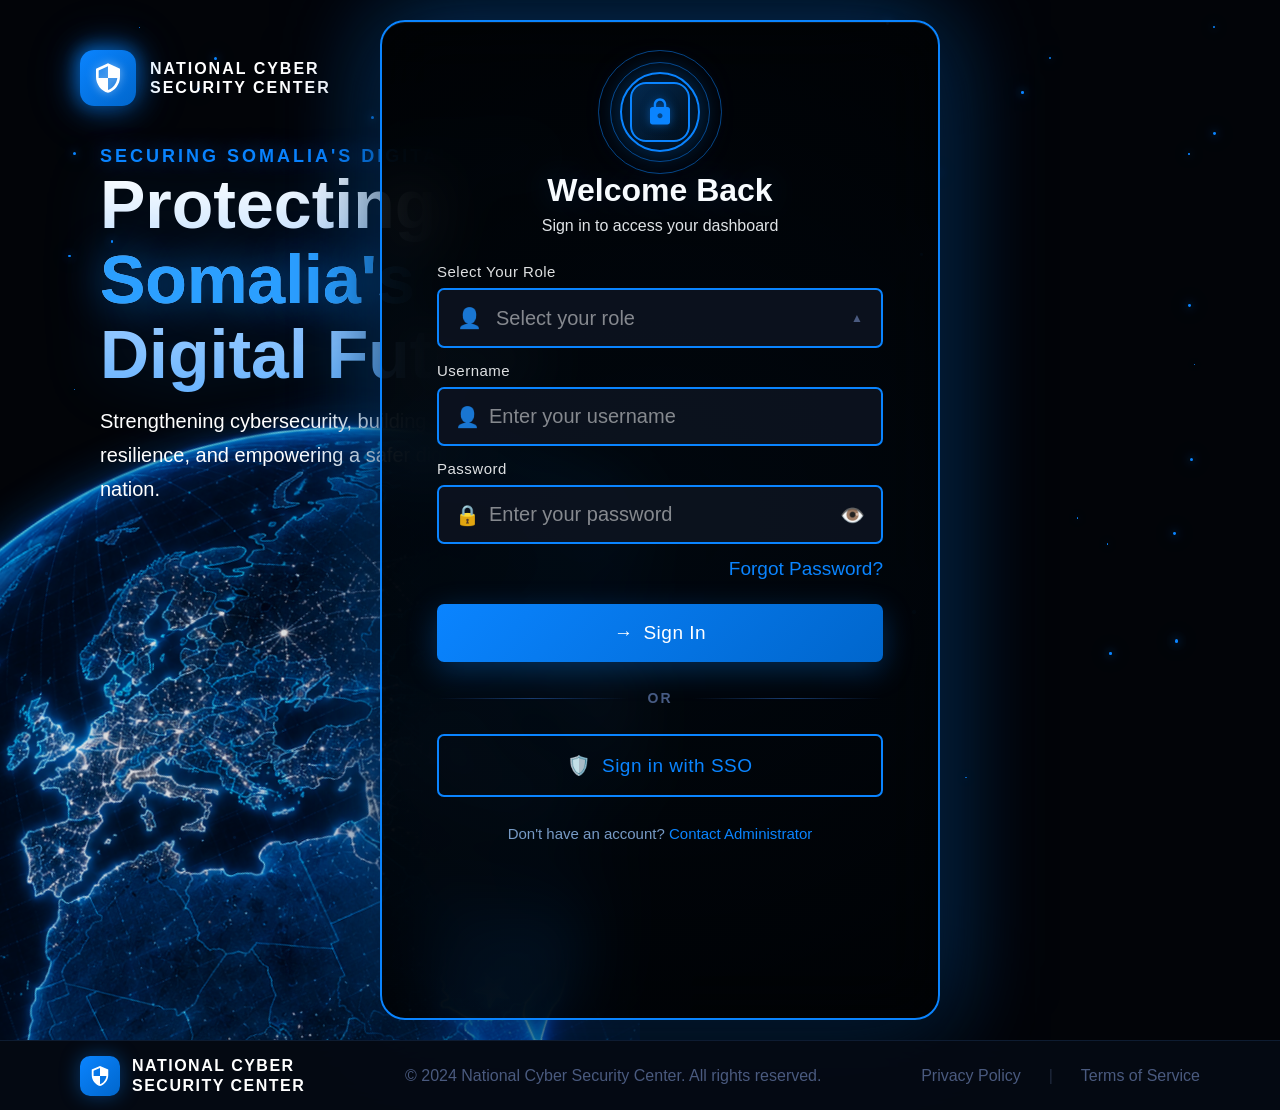
<file: logintest.html>
<!doctype html>
<html lang="en">
  <head>
    <meta charset="UTF-8" />
    <meta name="viewport" content="width=device-width, initial-scale=1.0" />
    <title>CYBTRACK - Login</title>
    <link rel="stylesheet" href="style.css" />
    <style>
      * {
        margin: 0;
        padding: 0;
        box-sizing: border-box;
      }

      :root {
        --primary-blue: #0a84ff;
        --primary-bright: #2b9fff;
        --primary-dark: #0066cc;
        --bg-dark: #020408;
        --bg-panel: #0a0f1a;
        --bg-input: #0d1320;
        --border-color: #1a3a6a;
        --text-primary: #ffffff;
        --text-secondary: #7a9bc4;
        --text-muted: #4a5a7f;
        --accent-glow: rgba(10, 132, 255, 0.5);
      }

      body {
        font-family:
          -apple-system, BlinkMacSystemFont, "Segoe UI", Roboto,
          "Helvetica Neue", Arial, sans-serif;
        background: var(--bg-dark);
        color: var(--text-primary);
        min-height: 100vh;
        overflow: hidden;
        display: flex;
        flex-direction: column;
      }

      .main-container {
        display: flex;
        flex: 1;
        min-height: calc(100vh - 70px);
        position: relative;
      }

      /* Animated Background */
      .bg-particles {
        position: fixed;
        top: 0;
        left: 0;
        width: 100%;
        height: 100%;
        pointer-events: none;
        z-index: 0;
      }

      .particle {
        position: absolute;
        width: 2px;
        height: 2px;
        background: var(--primary-blue);
        border-radius: 50%;
        box-shadow:
          0 0 10px var(--primary-blue),
          0 0 20px var(--primary-blue);
        animation: float 15s infinite ease-in-out;
      }

      @keyframes float {
        0%,
        100% {
          transform: translateY(0) translateX(0);
          opacity: 0.3;
        }
        25% {
          transform: translateY(-100px) translateX(50px);
          opacity: 1;
        }
        50% {
          transform: translateY(-50px) translateX(-30px);
          opacity: 0.6;
        }
        75% {
          transform: translateY(-150px) translateX(20px);
          opacity: 0.8;
        }
      }

      /* Left Panel */
      .left-panel {
        width: 50%;
        position: relative;
        overflow: hidden;
        display: flex;
        flex-direction: column;
        padding: 50px 80px;
        z-index: 1;
      }

      .logo-section {
        display: flex;
        align-items: center;
        gap: 14px;
        z-index: 10;
        margin-bottom: 80px;
        transition: all 0.4s cubic-bezier(0.34, 1.56, 0.64, 1);
        cursor: pointer;
        width: fit-content;
      }

      .logo-section:hover {
        transform: scale(1.15) translateX(10px);
        filter: drop-shadow(0 0 30px rgba(10, 132, 255, 0.8));
      }

      .logo-icon {
        width: 56px;
        height: 56px;
        background: linear-gradient(
          135deg,
          var(--primary-blue),
          var(--primary-dark)
        );
        border-radius: 14px;
        display: flex;
        align-items: center;
        justify-content: center;
        position: relative;
        box-shadow:
          0 0 30px rgba(10, 132, 255, 0.6),
          0 0 60px rgba(10, 132, 255, 0.2);
        transition: all 0.4s cubic-bezier(0.34, 1.56, 0.64, 1);
      }

      .logo-section:hover .logo-icon {
        transform: rotate(20deg) scale(1.15);
        box-shadow:
          0 0 50px rgba(10, 132, 255, 1),
          0 0 100px rgba(10, 132, 255, 0.5),
          0 0 150px rgba(10, 132, 255, 0.2);
      }

      .logo-icon::before {
        content: "";
        position: absolute;
        inset: -3px;
        border-radius: 16px;
        background: linear-gradient(135deg, var(--primary-blue), transparent);
        z-index: -1;
        opacity: 0.6;
        filter: blur(8px);
      }

      .logo-icon svg {
        width: 32px;
        height: 32px;
        fill: white;
        filter: drop-shadow(0 0 5px rgba(255, 255, 255, 0.5));
      }

      .logo-text {
        font-size: 16px;
        font-weight: 800;
        letter-spacing: 2px;
        line-height: 1.2;
        color: var(--text-primary);
      }

      .hero-content {
        z-index: 10;
        margin-top: 20px;
        max-width: 500px;
      }

      .subtitle {
        color: var(--primary-blue);
        font-size: 18px;
        font-weight: 700;
        position: relative;
        top: -15%;
        right: -20px;
        letter-spacing: 3px;
        text-transform: uppercase;
        margin-bottom: 24px;
        text-shadow: 0 0 20px rgba(10, 132, 255, 0.5);
        animation: glowPulse 2s ease-in-out infinite;
      }

      @keyframes glowPulse {
        0%,
        100% {
          text-shadow: 0 0 20px rgba(10, 132, 255, 0.5);
        }
        50% {
          text-shadow:
            0 0 40px rgba(10, 132, 255, 0.9),
            0 0 60px rgba(10, 132, 255, 0.4);
        }
      }

      .hero-title {
        font-size: 68px;
        font-weight: 700;
        line-height: 1.1;
        position: relative;
        top: -21%;
        right: -20px;
        margin-bottom: 28px;
        background: linear-gradient(180deg, #ffffff 0%, #6ab4ff 100%);
        -webkit-background-clip: text;
        -webkit-text-fill-color: transparent;
        background-clip: text;
        filter: drop-shadow(0 0 30px rgba(10, 132, 255, 0.2));
      }

      .hero-title .highlight {
        color: var(--primary-bright);
        -webkit-text-fill-color: var(--primary-bright);
        text-shadow: 0 0 40px rgba(10, 132, 255, 0.6);
        display: block;
      }

      .hero-description {
        color: rgba(255, 255, 255, 1);
        font-size: 20px;
        line-height: 1.7;
        max-width: 380px;
        position: relative;
        top: -25%;
        right: -20px;
        font-weight: 400;
      }

      /* Globe Animation - Bigger & Closer */
      .globe-container {
        position: absolute;
        bottom: -550px;
        left: -250px;
        width: 1200px;
        height: 1200px;
        opacity: 0.9;
        pointer-events: none;
        transform: rotate(-25deg);
      }

      .globe-container img {
        width: 100%;
        height: 100%;
        animation: rotate 50s linear infinite;
        filter: drop-shadow(0 0 20px rgba(10, 132, 255, 0.3));
      }

      .globe-glow {
        position: absolute;
        bottom: 150px;
        left: 150px;
        width: 500px;
        height: 500px;
        background: radial-gradient(
          circle,
          rgba(10, 132, 255, 0.25) 0%,
          transparent 70%
        );
        filter: blur(60px);
        animation: pulse 4s ease-in-out infinite;
      }

      @keyframes pulse {
        0%,
        100% {
          opacity: 0.7;
          transform: scale(1);
        }
        50% {
          opacity: 1;
          transform: scale(1.2);
        }
      }

      .globe-svg {
        width: 100%;
        height: 100%;
        animation: rotate 50s linear infinite;
        filter: drop-shadow(0 0 20px rgba(10, 132, 255, 0.3));
      }

      @keyframes rotate {
        from {
          transform: rotate(0deg);
        }
        to {
          transform: rotate(360deg);
        }
      }

      /* Right Panel - Bigger & Tighter */
      .right-panel {
        width: 50%;

        display: flex;
        align-items: center;
        position: relative;
        left: -300px;
        justify-content: center;
        padding: 20px 40px;
        position: relative;
        z-index: 1;
      }

      .login-card {
        width: 200%;
        height: 1000px;

        max-width: 640px;

        background: rgba(0, 0, 0, 0.875);
        backdrop-filter: blur(30px);
        border: 2px solid rgba(10, 132, 255, 1);
        border-radius: 25px;
        padding: 50px 55px;
        position: relative;
        overflow: hidden;

        box-shadow:
          0 25px 80px rgba(0, 0, 0, 0.6),
          0 0 100px rgba(10, 132, 255, 0.5),
          inset 0 1px 0 rgba(255, 255, 255, 0.08);
        transition: all 0.5s cubic-bezier(0.34, 1.56, 0.64, 1);
        animation: cardEntrance 1s cubic-bezier(0.34, 1.56, 0.64, 1) forwards;
      }

      @keyframes cardEntrance {
        from {
          opacity: 0;
          transform: scale(0.85) translateY(40px);
        }
        to {
          opacity: 1;
          transform: scale(1) translateY(0);
        }
      }

      .login-card:hover {
        transform: scale(1.03) translateY(-8px);
        box-shadow:
          0 40px 100px rgba(0, 0, 0, 0.7),
          0 0 80px rgba(10, 132, 255, 0.5),
          0 0 160px rgba(10, 132, 255, 0.1),
          inset 0 1px 0 rgba(255, 255, 255, 0.15);
        border-color: rgba(10, 132, 255, 0.6);
      }

      .login-card::before {
        content: "";
        position: absolute;
        top: -50%;
        left: -50%;
        width: 200%;
        height: 200%;
        background: radial-gradient(
          circle,
          rgba(10, 132, 255, 0.05) 0%,
          transparent 70%
        );
        pointer-events: none;
      }

      /* Shield Icon - Bigger */
      .shield-icon {
        width: 80px;
        height: 80px;
        margin: 0 auto 20px;
        position: relative;
        cursor: pointer;
        transition: transform 0.5s cubic-bezier(0.34, 1.56, 0.64, 1);
      }

      .shield-icon:hover {
        transform: scale(1.3) rotate(15deg);
      }

      .shield-outer {
        width: 100%;
        height: 100%;
        border: 2px solid rgba(10, 132, 255, 1);
        border-radius: 50%;
        display: flex;
        align-items: center;
        justify-content: center;
        position: relative;
        animation: shieldPulse 2.5s ease-in-out infinite;
        box-shadow: 0 0 30px rgba(10, 132, 255, 0.2);
      }

      .shield-icon:hover .shield-outer {
        border-color: rgba(10, 132, 255, 0.9);
        box-shadow:
          0 0 60px rgba(10, 132, 255, 0.6),
          0 0 120px rgba(10, 132, 255, 0.3);
      }

      .shield-outer::before,
      .shield-outer::after {
        content: "";
        position: absolute;
        border: 1px solid rgba(10, 132, 255, 0.5);
        border-radius: 50%;
      }

      .shield-outer::before {
        width: 130%;
        height: 130%;
        animation: shieldPulse 2.5s ease-in-out infinite 0.4s;
      }

      .shield-outer::after {
        width: 160%;
        height: 160%;
        animation: shieldPulse 2.5s ease-in-out infinite 0.8s;
      }

      @keyframes shieldPulse {
        0%,
        100% {
          transform: scale(1);
          opacity: 0.5;
        }
        50% {
          transform: scale(1.08);
          opacity: 1;
        }
      }

      .shield-inner {
        width: 60px;
        height: 60px;
        background: linear-gradient(
          135deg,
          rgba(10, 132, 255, 0.3),
          rgba(10, 132, 255, 0.08)
        );
        border: 2px solid var(--primary-blue);
        border-radius: 16px;
        display: flex;
        align-items: center;
        justify-content: center;
        box-shadow: 0 0 40px rgba(10, 132, 255, 0.4);
        transition: all 0.4s ease;
      }

      .shield-icon:hover .shield-inner {
        transform: scale(1.15);
        box-shadow: 0 0 80px rgba(10, 132, 255, 0.8);
        background: linear-gradient(
          135deg,
          rgba(10, 132, 255, 0.5),
          rgba(10, 132, 255, 0.15)
        );
      }

      .shield-inner svg {
        width: 30px;
        height: 30px;
        fill: var(--primary-blue);
        filter: drop-shadow(0 0 5px rgba(10, 132, 255, 0.5));
      }

      .welcome-title {
        text-align: center;
        font-size: 32px;
        font-weight: 800;
        margin-bottom: 8px;
        text-shadow: 0 0 30px rgba(10, 132, 255, 0.2);
      }

      .welcome-subtitle {
        text-align: center;
        color: rgba(255, 255, 255, 0.9);
        font-size: 16px;
        font-weight: 300;
        margin-bottom: 28px;
      }

      /* Form - Tighter Spacing */
      .form-group {
        margin-bottom: 14px;
        position: relative;
      }

      .form-label {
        display: block;
        font-size: 15px;
        font-weight: 500;
        color: rgba(246, 248, 250, 0.9);
        margin-bottom: 8px;
        letter-spacing: 0.5px;
        transition: all 0.3s ease;
      }

      .form-group:hover .form-label {
        color: var(--primary-bright);
        text-shadow: 0 0 15px rgba(253, 253, 254, 0.5);
        transform: translateX(5px);
      }

      .input-wrapper {
        position: relative;
      }

      .form-input {
        width: 100%;
        background: rgba(13, 19, 32, 0.9);
        border: 2px solid rgba(10, 132, 255, 1);
        border-radius: 7px;
        padding: 16px 18px 16px 50px;
        color: rgba(246, 248, 250, 0.9);
        font-size: 20px;
        outline: none;
        transition: all 0.4s cubic-bezier(0.34, 1.56, 0.64, 1);
      }

      .form-input::placeholder {
        color: rgba(255, 255, 255, 0.5);

        transition: all 0.3s ease;
      }

      .form-input:hover {
        border-color: rgba(10, 132, 255, 0.6);
        box-shadow: 0 4px 25px rgba(10, 132, 255, 0.15);
        transform: scale(1.02);
      }

      .form-input:focus {
        border-color: var(--primary-blue);
        box-shadow:
          0 0 0 4px rgba(10, 132, 255, 0.15),
          0 8px 35px rgba(10, 132, 255, 0.25);
        transform: scale(1.02);
        background: rgba(16, 25, 45, 0.95);
      }

      .form-input:focus::placeholder {
        color: rgba(246, 248, 250, 0.9);
        transform: translateX(8px);
      }

      .input-icon {
        position: absolute;
        left: 18px;
        top: 50%;
        transform: translateY(-50%);
        color: var(--text-muted);
        font-size: 20px;
        transition: all 0.3s ease;
        pointer-events: none;
        z-index: 2;
      }

      .input-wrapper:hover .input-icon,
      .form-input:focus ~ .input-icon {
        color: var(--primary-blue);
        transform: translateY(-50%) scale(1.3);
        filter: drop-shadow(0 0 8px rgba(10, 132, 255, 0.8));
      }

      .toggle-password {
        position: absolute;
        right: 18px;
        top: 50%;
        transform: translateY(-50%);
        color: var(--text-muted);
        cursor: pointer;
        font-size: 20px;
        transition: all 0.3s ease;
        z-index: 2;
      }

      .toggle-password:hover {
        color: var(--primary-blue);
        transform: translateY(-50%) scale(1.4);
        filter: drop-shadow(0 0 10px rgba(10, 132, 255, 0.6));
      }

      /* Dropdown */
      .dropdown-container {
        position: relative;
      }

      .dropdown-trigger {
        width: 100%;
        background: rgba(13, 19, 32, 0.9);
        border: 2px solid rgba(10, 132, 255, 1);
        border-radius: 7px;
        padding: 16px 18px;
        display: flex;
        align-items: center;
        gap: 14px;
        cursor: pointer;
        transition: all 0.4s cubic-bezier(0.34, 1.56, 0.64, 1);
        color: rgba(255, 255, 255, 0.5);
        font-size: 20px;
      }

      .dropdown-trigger:hover {
        border-color: rgba(10, 132, 255, 0.6);
        box-shadow: 0 4px 25px rgba(10, 132, 255, 0.15);
        transform: scale(1.02);
      }

      .dropdown-trigger.active {
        border-color: var(--primary-blue);
        box-shadow:
          0 0 0 4px rgba(10, 132, 255, 0.15),
          0 8px 35px rgba(10, 132, 255, 0.25);
        transform: scale(1.02);
      }

      .dropdown-trigger .icon {
        color: var(--primary-blue);
        font-size: 20px;
        transition: all 0.3s ease;
      }

      .dropdown-trigger:hover .icon {
        transform: scale(1.3) rotate(10deg);
        filter: drop-shadow(0 0 8px rgba(10, 132, 255, 0.6));
      }

      .dropdown-trigger .arrow {
        margin-left: auto;
        transition: transform 0.3s ease;
        color: var(--text-muted);
        font-size: 12px;
      }

      .dropdown-trigger.active .arrow {
        transform: rotate(180deg);
        color: rgba(255, 255, 255, 0.6);
      }

      .dropdown-menu {
        position: absolute;
        top: calc(100% + 10px);
        left: 0;
        width: 100%;
        background: rgba(13, 19, 32, 0.98);
        border: 2px solid rgba(10, 132, 255, 0.9);
        border-radius: 14px;
        overflow: hidden;
        opacity: 0;
        visibility: hidden;
        transform: translateY(-15px) scale(0.95);
        transition: all 0.4s cubic-bezier(0.34, 1.56, 0.64, 1);
        z-index: 100;
        box-shadow:
          0 20px 60px rgba(0, 0, 0, 0.8),
          0 0 40px rgba(10, 132, 255, 0.1);
        backdrop-filter: blur(20px);
      }

      .dropdown-menu.open {
        opacity: 1;
        visibility: visible;
        transform: translateY(0) scale(1);
      }

      .dropdown-item {
        padding: 16px 20px;
        display: flex;
        align-items: center;
        gap: 14px;
        cursor: pointer;
        transition: all 0.3s cubic-bezier(0.34, 1.56, 0.64, 1);
        border-bottom: 1px solid rgba(30, 58, 95, 0.4);
      }

      .dropdown-item:last-child {
        border-bottom: none;
      }

      .dropdown-item:hover {
        background: rgba(10, 132, 255, 0.12);
        transform: scale(1.03) translateX(8px);
        box-shadow: 0 4px 20px rgba(10, 132, 255, 0.1);
      }

      .dropdown-item.selected {
        background: linear-gradient(
          90deg,
          rgba(10, 132, 255, 0.25),
          rgba(10, 132, 255, 0.05)
        );
        border-left: 4px solid var(--primary-blue);
      }

      .dropdown-item-icon {
        width: 42px;
        height: 42px;
        border-radius: 10px;
        display: flex;
        align-items: center;
        justify-content: center;
        font-size: 20px;
        background: rgba(10, 132, 255, 0.15);
        color: var(--primary-blue);
        transition: all 0.3s ease;
        box-shadow: 0 0 15px rgba(10, 132, 255, 0.1);
      }

      .dropdown-item:hover .dropdown-item-icon {
        transform: scale(1.2) rotate(10deg);
        box-shadow: 0 0 25px rgba(10, 132, 255, 0.4);
        background: rgba(10, 132, 255, 0.25);
      }

      .dropdown-item-info h4 {
        font-size: 19px;
        font-weight: 700;
        color: var(--text-primary);
        margin-bottom: 3px;
        transition: all 0.3s ease;
      }

      .dropdown-item:hover .dropdown-item-info h4 {
        color: var(--primary-bright);
        text-shadow: 0 0 15px rgba(10, 132, 255, 0.4);
      }

      .dropdown-item-info p {
        font-size: 16px;
        color: var(--text-muted);
        transition: all 0.3s ease;
      }

      .dropdown-item:hover .dropdown-item-info p {
        color: var(--text-secondary);
      }

      /* Forgot Password */
      .forgot-password {
        text-align: right;
        margin-bottom: 24px;
        margin-top: 4px;
        transition: all 0.3s ease;
      }

      .forgot-password:hover {
        transform: translateX(-8px) scale(1.08);
      }

      .forgot-password a {
        color: var(--primary-blue);
        text-decoration: none;
        font-size: 19px;
        font-weight: 400;
        transition: all 0.3s ease;
        display: inline-block;
      }

      .forgot-password a:hover {
        text-shadow: 0 0 20px rgba(10, 132, 255, 0.8);
        color: var(--primary-bright);
      }

      /* Buttons - Bigger & Brighter */
      .btn-primary {
        width: 100%;
        background: linear-gradient(
          135deg,
          var(--primary-blue),
          var(--primary-dark)
        );
        color: white;
        border: none;
        border-radius: 7px;
        padding: 18px;
        font-size: 19px;
        font-weight: 500;
        cursor: pointer;
        display: flex;
        align-items: center;
        justify-content: center;
        gap: 10px;
        transition: all 0.4s cubic-bezier(0.34, 1.56, 0.64, 1);
        position: relative;
        overflow: hidden;
        box-shadow: 0 8px 30px rgba(10, 132, 255, 0.3);
        letter-spacing: 0.5px;
      }

      .btn-primary::before {
        content: "";
        position: absolute;
        top: 0;
        left: -100%;
        width: 100%;
        height: 100%;
        background: linear-gradient(
          90deg,
          transparent,
          rgba(255, 255, 255, 0.25),
          transparent
        );
        transition: left 0.6s;
      }

      .btn-primary:hover::before {
        left: 100%;
      }

      .btn-primary:hover {
        transform: translateY(-4px) scale(1.04);
        box-shadow:
          0 15px 50px rgba(10, 132, 255, 0.6),
          0 0 80px rgba(10, 132, 255, 0.4),
          0 0 120px rgba(10, 132, 255, 0.2);
        background: linear-gradient(
          135deg,
          var(--primary-bright),
          var(--primary-blue)
        );
      }

      .btn-primary:active {
        transform: translateY(-1px) scale(0.98);
      }

      .divider {
        display: flex;
        align-items: center;
        gap: 20px;
        margin: 28px 0;
        color: var(--text-muted);
        font-size: 14px;
        font-weight: 600;
        letter-spacing: 2px;
      }

      .divider::before,
      .divider::after {
        content: "";
        flex: 1;
        height: 1px;
        background: linear-gradient(
          90deg,
          transparent,
          var(--border-color),
          transparent
        );
      }

      .btn-secondary {
        width: 100%;
        background: transparent;
        color: var(--primary-blue);
        border: 2px solid rgba(10, 132, 255, 1);
        border-radius: 7px;
        padding: 18px;
        font-size: 19px;
        font-weight: 500;
        cursor: pointer;
        display: flex;
        align-items: center;
        justify-content: center;
        gap: 10px;
        transition: all 0.4s cubic-bezier(0.34, 1.56, 0.64, 1);
        letter-spacing: 0.5px;
      }

      .btn-secondary:hover {
        background: rgba(10, 132, 255, 0.08);
        border-color: var(--primary-blue);
        transform: translateY(-4px) scale(1.04);
        box-shadow:
          0 12px 40px rgba(10, 132, 255, 0.3),
          0 0 60px rgba(10, 132, 255, 0.15),
          inset 0 0 30px rgba(10, 132, 255, 0.08);
        color: var(--primary-bright);
      }

      .btn-secondary:active {
        transform: translateY(-1px) scale(0.98);
      }

      .signup-text {
        text-align: center;
        margin-top: 28px;
        color: var(--text-secondary);
        font-size: 15px;
      }

      .signup-text a {
        color: var(--primary-blue);
        text-decoration: none;
        font-weight: 500;
        transition: all 0.3s ease;
        display: inline-block;
      }

      .signup-text a:hover {
        text-shadow: 0 0 25px rgba(10, 132, 255, 0.7);
        transform: scale(1.15) translateY(-2px);
        color: var(--primary-bright);
      }

      /* Footer - Compact */
      .footer {
        height: 70px;
        background: rgba(5, 10, 20, 0.9);
        border-top: 1px solid rgba(30, 58, 95, 0.4);
        display: flex;
        align-items: center;
        justify-content: space-between;
        padding: 0 80px;
        backdrop-filter: blur(20px);
        position: relative;
        z-index: 1;
      }

      .footer-logo {
        display: flex;
        align-items: center;
        gap: 12px;
        transition: all 0.4s cubic-bezier(0.34, 1.56, 0.64, 1);
        cursor: pointer;
      }

      .footer-logo:hover {
        transform: scale(1.15) translateX(5px);
        filter: drop-shadow(0 0 20px rgba(10, 132, 255, 0.5));
      }

      .footer-logo-icon {
        width: 40px;
        height: 40px;
        background: linear-gradient(
          135deg,
          var(--primary-blue),
          var(--primary-dark)
        );
        border-radius: 10px;
        display: flex;
        align-items: center;
        justify-content: center;
        box-shadow: 0 0 20px rgba(10, 132, 255, 0.4);
        transition: all 0.3s ease;
      }

      .footer-logo:hover .footer-logo-icon {
        transform: rotate(15deg);
        box-shadow: 0 0 30px rgba(10, 132, 255, 0.7);
      }

      .footer-logo-icon svg {
        width: 22px;
        height: 22px;
        fill: white;
      }

      .footer-logo-text {
        font-size: 16px;
        font-weight: 800;
        letter-spacing: 1.5px;
        line-height: 1.2;
      }

      .footer-center {
        color: var(--text-muted);
        font-size: 16px;
      }

      .footer-links {
        display: flex;
        gap: 28px;
        align-items: center;
      }

      .footer-links a {
        color: var(--text-muted);
        text-decoration: none;
        font-size: 16px;
        font-weight: 500;
        transition: all 0.3s ease;
        display: inline-block;
      }

      .footer-links a:hover {
        color: var(--primary-blue);
        transform: scale(1.15) translateY(-2px);
        text-shadow: 0 0 20px rgba(10, 132, 255, 0.5);
      }

      .footer-links .separator {
        color: var(--text-muted);
        opacity: 0.4;
      }

      /* Loading & Success */
      .btn-primary.loading {
        pointer-events: none;
      }

      .spinner {
        width: 22px;
        height: 22px;
        border: 2.5px solid rgba(255, 255, 255, 0.3);
        border-top-color: white;
        border-radius: 50%;
        animation: spin 0.8s linear infinite;
      }

      @keyframes spin {
        to {
          transform: rotate(360deg);
        }
      }

      .success-checkmark {
        width: 24px;
        height: 24px;
        stroke: white;
        stroke-width: 3;
        fill: none;
        stroke-dasharray: 48;
        stroke-dashoffset: 48;
        animation: draw 0.5s ease forwards;
      }

      @keyframes draw {
        to {
          stroke-dashoffset: 0;
        }
      }

      /* Shake Animation */
      @keyframes shake {
        0%,
        100% {
          transform: translateX(0);
        }
        10%,
        30%,
        50%,
        70%,
        90% {
          transform: translateX(-8px);
        }
        20%,
        40%,
        60%,
        80% {
          transform: translateX(8px);
        }
      }

      /* Responsive */
      @media (max-width: 1200px) {
        .left-panel {
          padding: 40px 50px;
        }
        .hero-title {
          font-size: 56px;
        }
        .globe-container {
          width: 600px;
          height: 600px;
        }
      }

      @media (max-width: 1024px) {
        .left-panel {
          display: none;
        }
        .right-panel {
          width: 100%;
          padding: 40px;
        }
        .login-card {
          max-width: 480px;
        }
      }

      @media (max-width: 640px) {
        .login-card {
          padding: 35px 30px;
        }
        .hero-title {
          font-size: 42px;
        }
        .footer {
          flex-direction: column;
          gap: 10px;
          padding: 15px;
          height: auto;
        }
      }
    </style>
  </head>
  <body>
    <!-- Background Particles -->
    <div class="bg-particles" id="bgParticles"></div>

    <div class="main-container">
      <!-- Left Panel -->
      <div class="left-panel">
        <div class="logo-section">
          <div class="logo-icon">
            <svg viewBox="0 0 24 24">
              <path
                d="M12 1L3 5v6c0 5.55 3.84 10.74 9 12 5.16-1.26 9-6.45 9-12V5l-9-4zm0 10.99h7c-.53 4.12-3.28 7.79-7 8.94V12H5V6.3l7-3.11v8.8z"
              />
            </svg>
          </div>
          <div class="logo-text">
            <div>NATIONAL CYBER</div>
            <div>SECURITY CENTER</div>
          </div>
        </div>

        <div class="hero-content">
          <div class="subtitle">SECURING SOMALIA'S DIGITAL FUTURE</div>
          <h1 class="hero-title">
            Protecting<br />
            <span class="highlight">Somalia's</span>
            Digital Future
          </h1>
          <p class="hero-description">
            Strengthening cybersecurity, building resilience, and empowering a
            safer digital nation.
          </p>
        </div>

        <div class="globe-container">
          <div class="globe-glow"></div>
          <img src="map.png" alt="" />
          <svg class="globe-svg" viewBox="0 0 400 400" fill="none">
            <defs>
              <radialGradient id="globeGrad" cx="50%" cy="50%" r="50%">
                <stop offset="0%" stop-color="rgba(10,132,255,0.15)" />
                <stop offset="100%" stop-color="transparent" />
              </radialGradient>
              <linearGradient id="lineGrad" x1="0%" y1="0%" x2="100%" y2="100%">
                <stop offset="0%" stop-color="rgba(10,132,255,0.7)" />
                <stop offset="100%" stop-color="rgba(10,132,255,0.1)" />
              </linearGradient>
            </defs>
            <circle
              cx="200"
              cy="200"
              r="180"
              stroke="url(#lineGrad)"
              stroke-width="0.8"
              fill="url(#globeGrad)"
            />
            <ellipse
              cx="200"
              cy="200"
              rx="180"
              ry="60"
              stroke="rgba(10,132,255,0.3)"
              stroke-width="0.6"
              fill="none"
            />
            <ellipse
              cx="200"
              cy="200"
              rx="180"
              ry="120"
              stroke="rgba(10,132,255,0.25)"
              stroke-width="0.6"
              fill="none"
            />
            <ellipse
              cx="200"
              cy="200"
              rx="60"
              ry="180"
              stroke="rgba(10,132,255,0.25)"
              stroke-width="0.6"
              fill="none"
            />
            <ellipse
              cx="200"
              cy="200"
              rx="120"
              ry="180"
              stroke="rgba(10,132,255,0.25)"
              stroke-width="0.6"
              fill="none"
            />
            <ellipse
              cx="200"
              cy="200"
              rx="180"
              ry="180"
              stroke="rgba(10,132,255,0.2)"
              stroke-width="0.6"
              fill="none"
              transform="rotate(45 200 200)"
            />
            <ellipse
              cx="200"
              cy="200"
              rx="180"
              ry="180"
              stroke="rgba(10,132,255,0.2)"
              stroke-width="0.6"
              fill="none"
              transform="rotate(-45 200 200)"
            />

            <!-- Glowing nodes -->
            <circle cx="200" cy="50" r="3" fill="rgba(10,132,255,0.9)">
              <animate
                attributeName="opacity"
                values="0.5;1;0.5"
                dur="3s"
                repeatCount="indefinite"
              />
            </circle>
            <circle cx="200" cy="350" r="3" fill="rgba(10,132,255,0.9)">
              <animate
                attributeName="opacity"
                values="0.5;1;0.5"
                dur="3s"
                repeatCount="indefinite"
                begin="1s"
              />
            </circle>
            <circle cx="50" cy="200" r="3" fill="rgba(10,132,255,0.9)">
              <animate
                attributeName="opacity"
                values="0.5;1;0.5"
                dur="3s"
                repeatCount="indefinite"
                begin="0.5s"
              />
            </circle>
            <circle cx="350" cy="200" r="3" fill="rgba(10,132,255,0.9)">
              <animate
                attributeName="opacity"
                values="0.5;1;0.5"
                dur="3s"
                repeatCount="indefinite"
                begin="1.5s"
              />
            </circle>
            <circle cx="120" cy="100" r="2" fill="rgba(10,132,255,0.7)" />
            <circle cx="280" cy="300" r="2" fill="rgba(10,132,255,0.7)" />
            <circle cx="100" cy="280" r="2" fill="rgba(10,132,255,0.7)" />
            <circle cx="300" cy="120" r="2" fill="rgba(10,132,255,0.7)" />
          </svg>
        </div>
      </div>

      <!-- Right Panel -->
      <div class="right-panel">
        <div class="login-card" id="loginCard">
          <div class="shield-icon">
            <div class="shield-outer">
              <div class="shield-inner">
                <svg viewBox="0 0 24 24">
                  <path
                    d="M18 8h-1V6c0-2.76-2.24-5-5-5S7 3.24 7 6v2H6c-1.1 0-2 .9-2 2v10c0 1.1.9 2 2 2h12c1.1 0 2-.9 2-2V10c0-1.1-.9-2-2-2zm-6 9c-1.1 0-2-.9-2-2s.9-2 2-2 2 .9 2 2-.9 2-2 2zm3.1-9H8.9V6c0-1.71 1.39-3.1 3.1-3.1 1.71 0 3.1 1.39 3.1 3.1v2z"
                  />
                </svg>
              </div>
            </div>
          </div>

          <h2 class="welcome-title">Welcome Back</h2>
          <p class="welcome-subtitle">Sign in to access your dashboard</p>

          <!-- Role -->
          <div class="form-group">
            <label class="form-label">Select Your Role</label>
            <div class="dropdown-container">
              <div class="dropdown-trigger" id="roleTrigger">
                <span class="icon" id="roleIcon">👤</span>
                <span id="roleText">Select your role</span>
                <span class="arrow">▲</span>
              </div>
              <div class="dropdown-menu" id="roleMenu">
                <div
                  class="dropdown-item selected"
                  data-role="citizen"
                  data-icon="👥"
                >
                  <div class="dropdown-item-icon">👥</div>
                  <div class="dropdown-item-info">
                    <h4>Citizen</h4>
                    <p>Access public services and report incidents</p>
                  </div>
                </div>
                <div
                  class="dropdown-item"
                  data-role="investigator"
                  data-icon="🔍"
                >
                  <div class="dropdown-item-icon">🔍</div>
                  <div class="dropdown-item-info">
                    <h4>Investigator</h4>
                    <p>Investigate incidents and manage cases</p>
                  </div>
                </div>
                <div class="dropdown-item" data-role="analyst" data-icon="📊">
                  <div class="dropdown-item-icon">📊</div>
                  <div class="dropdown-item-info">
                    <h4>Analyst</h4>
                    <p>Analyze threats and generate intelligence</p>
                  </div>
                </div>
                <div class="dropdown-item" data-role="admin" data-icon="⚙️">
                  <div class="dropdown-item-icon">⚙️</div>
                  <div class="dropdown-item-info">
                    <h4>Admin</h4>
                    <p>Manage users, systems and configurations</p>
                  </div>
                </div>
              </div>
            </div>
          </div>

          <!-- Username -->
          <div class="form-group">
            <label class="form-label">Username</label>
            <div class="input-wrapper">
              <span class="input-icon">👤</span>
              <input
                type="text"
                class="form-input"
                id="usernameInput"
                placeholder="Enter your username"
              />
            </div>
          </div>

          <!-- Password -->
          <div class="form-group">
            <label class="form-label">Password</label>
            <div class="input-wrapper">
              <span class="input-icon">🔒</span>
              <input
                type="password"
                class="form-input"
                id="passwordInput"
                placeholder="Enter your password"
              />
              <span class="toggle-password" id="togglePassword">👁️</span>
            </div>
          </div>

          <div class="forgot-password">
            <a href="#">Forgot Password?</a>
          </div>

          <button class="btn-primary" id="signInBtn">
            <span>→</span>
            <span>Sign In</span>
          </button>

          <div class="divider">OR</div>

          <button class="btn-secondary">
            <span>🛡️</span>
            <span>Sign in with SSO</span>
          </button>

          <div class="signup-text">
            Don't have an account? <a href="#">Contact Administrator</a>
          </div>
        </div>
      </div>
    </div>

    <!-- Footer -->
    <footer class="footer">
      <div class="footer-logo">
        <div class="footer-logo-icon">
          <svg viewBox="0 0 24 24">
            <path
              d="M12 1L3 5v6c0 5.55 3.84 10.74 9 12 5.16-1.26 9-6.45 9-12V5l-9-4zm0 10.99h7c-.53 4.12-3.28 7.79-7 8.94V12H5V6.3l7-3.11v8.8z"
            />
          </svg>
        </div>
        <div class="footer-logo-text">
          <div>NATIONAL CYBER</div>
          <div>SECURITY CENTER</div>
        </div>
      </div>
      <div class="footer-center">
        © 2024 National Cyber Security Center. All rights reserved.
      </div>
      <div class="footer-links">
        <a href="#">Privacy Policy</a>
        <span class="separator">|</span>
        <a href="#">Terms of Service</a>
      </div>
    </footer>

    <script>
      // Generate floating particles
      const bgParticles = document.getElementById("bgParticles");
      for (let i = 0; i < 50; i++) {
        const particle = document.createElement("div");
        particle.className = "particle";
        particle.style.left = Math.random() * 100 + "%";
        particle.style.top = Math.random() * 100 + "%";
        particle.style.animationDelay = Math.random() * 15 + "s";
        particle.style.animationDuration = 10 + Math.random() * 10 + "s";
        const size = 1 + Math.random() * 3;
        particle.style.width = size + "px";
        particle.style.height = size + "px";
        bgParticles.appendChild(particle);
      }

      // Dropdown
      const roleTrigger = document.getElementById("roleTrigger");
      const roleMenu = document.getElementById("roleMenu");
      const roleText = document.getElementById("roleText");
      const roleIcon = document.getElementById("roleIcon");
      const dropdownItems = document.querySelectorAll(".dropdown-item");

      roleTrigger.addEventListener("click", () => {
        roleTrigger.classList.toggle("active");
        roleMenu.classList.toggle("open");
      });

      dropdownItems.forEach((item) => {
        item.addEventListener("click", () => {
          dropdownItems.forEach((i) => i.classList.remove("selected"));
          item.classList.add("selected");
          roleText.textContent = item.querySelector("h4").textContent;
          roleIcon.textContent = item.dataset.icon;
          roleTrigger.classList.remove("active");
          roleMenu.classList.remove("open");
        });
      });

      document.addEventListener("click", (e) => {
        if (!roleTrigger.contains(e.target) && !roleMenu.contains(e.target)) {
          roleTrigger.classList.remove("active");
          roleMenu.classList.remove("open");
        }
      });

      // Password toggle
      const togglePassword = document.getElementById("togglePassword");
      const passwordInput = document.getElementById("passwordInput");
      togglePassword.addEventListener("click", () => {
        const type =
          passwordInput.getAttribute("type") === "password"
            ? "text"
            : "password";
        passwordInput.setAttribute("type", type);
        togglePassword.textContent = type === "password" ? "👁️" : "👁️‍🗨️";
      });

      // Sign In
      const signInBtn = document.getElementById("signInBtn");
      const usernameInput = document.getElementById("usernameInput");

      signInBtn.addEventListener("click", () => {
        if (signInBtn.classList.contains("loading")) return;

        if (!usernameInput.value.trim()) {
          usernameInput.style.borderColor = "#ff3b30";
          usernameInput.style.boxShadow =
            "0 0 0 4px rgba(255, 59, 48, 0.15), 0 4px 25px rgba(255, 59, 48, 0.2)";
          usernameInput.style.animation = "shake 0.5s ease";
          setTimeout(() => {
            usernameInput.style.animation = "";
            usernameInput.style.borderColor = "";
            usernameInput.style.boxShadow = "";
          }, 2000);
          return;
        }

        const originalContent = signInBtn.innerHTML;
        signInBtn.classList.add("loading");
        signInBtn.innerHTML = '<div class="spinner"></div>';

        setTimeout(() => {
          signInBtn.innerHTML = `
                    <svg class="success-checkmark" viewBox="0 0 24 24">
                        <polyline points="20 6 9 17 4 12"></polyline>
                    </svg>
                    <span>Success</span>
                `;
          signInBtn.style.background =
            "linear-gradient(135deg, #34c759, #248a3d)";

          setTimeout(() => {
            signInBtn.classList.remove("loading");
            signInBtn.innerHTML = originalContent;
            signInBtn.style.background = "";
          }, 2000);
        }, 1500);
      });

      // 3D Tilt Card Effect
      const loginCard = document.getElementById("loginCard");
      loginCard.addEventListener("mousemove", (e) => {
        const rect = loginCard.getBoundingClientRect();
        const x = e.clientX - rect.left;
        const y = e.clientY - rect.top;
        const centerX = rect.width / 2;
        const centerY = rect.height / 2;
        const rotateX = (y - centerY) / 25;
        const rotateY = (centerX - x) / 25;

        loginCard.style.transform = `perspective(1000px) rotateX(${rotateX}deg) rotateY(${rotateY}deg) scale(1.03) translateY(-8px)`;
      });

      loginCard.addEventListener("mouseleave", () => {
        loginCard.style.transform = "";
      });
    </script>
  </body>
</html>
</file>
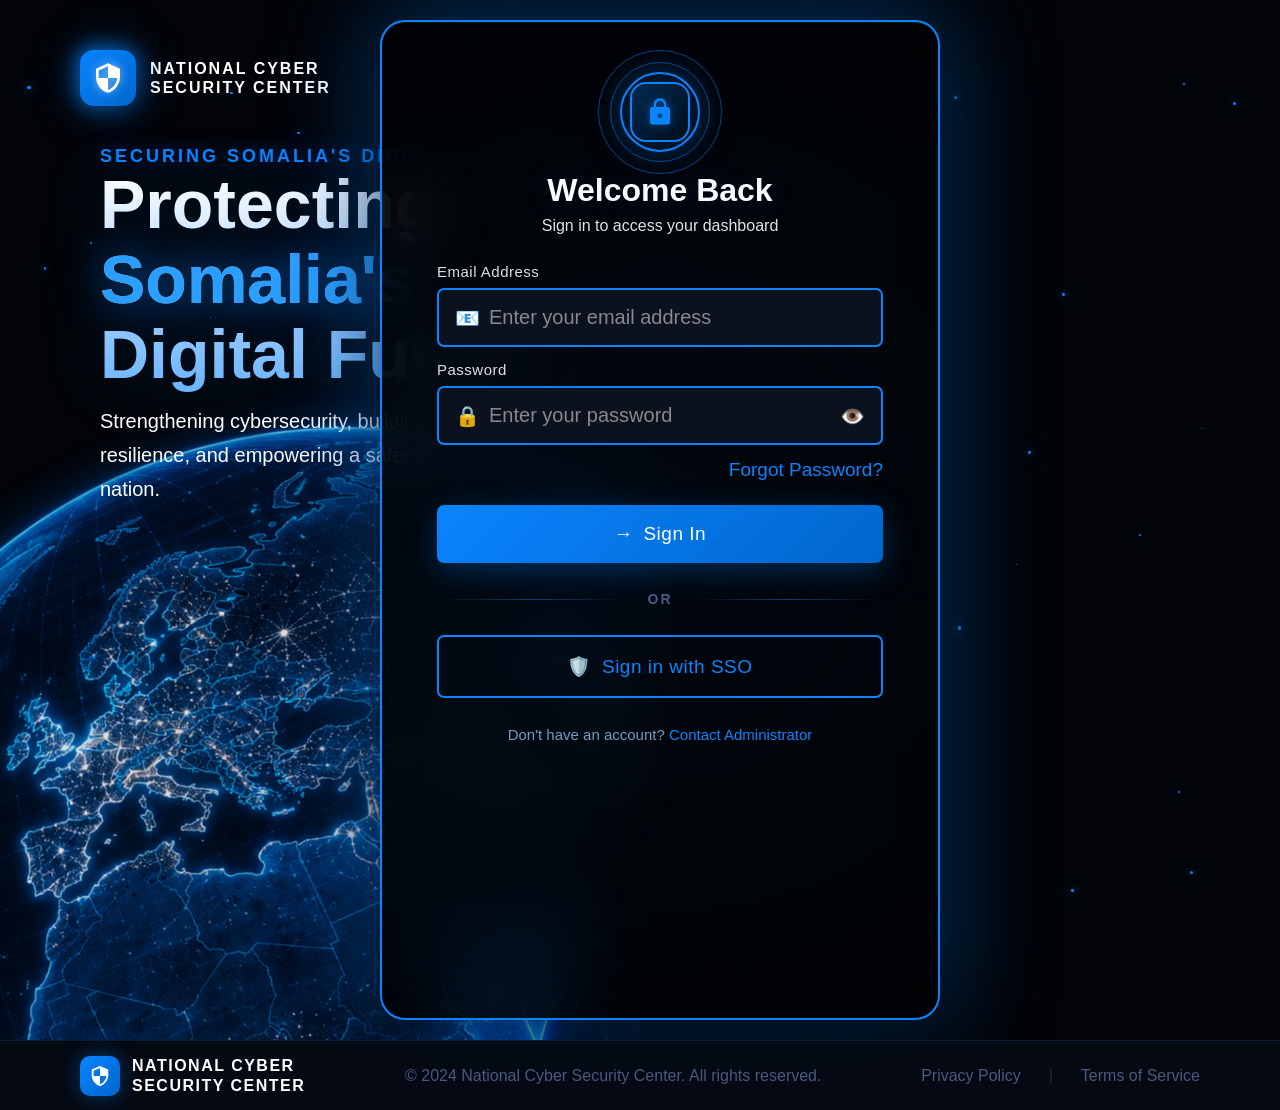
<file: logintest1 copy.html>
<!doctype html>
<html lang="en">
  <head>
    <meta charset="UTF-8" />
    <meta name="viewport" content="width=device-width, initial-scale=1.0" />
    <title>CYBTRACK - Login</title>
    <link rel="stylesheet" href="style.css" />
    <style>
      * {
        margin: 0;
        padding: 0;
        box-sizing: border-box;
      }

      :root {
        --primary-blue: #0a84ff;
        --primary-bright: #2b9fff;
        --primary-dark: #0066cc;
        --bg-dark: #020408;
        --bg-panel: #0a0f1a;
        --bg-input: #0d1320;
        --border-color: #1a3a6a;
        --text-primary: #ffffff;
        --text-secondary: #7a9bc4;
        --text-muted: #4a5a7f;
        --accent-glow: rgba(10, 132, 255, 0.5);
      }

      body {
        font-family:
          -apple-system, BlinkMacSystemFont, "Segoe UI", Roboto,
          "Helvetica Neue", Arial, sans-serif;
        background: var(--bg-dark);
        color: var(--text-primary);
        min-height: 100vh;
        overflow: hidden;
        display: flex;
        flex-direction: column;
      }

      .main-container {
        display: flex;
        flex: 1;
        min-height: calc(100vh - 70px);
        position: relative;
      }

      /* Animated Background */
      .bg-particles {
        position: fixed;
        top: 0;
        left: 0;
        width: 100%;
        height: 100%;
        pointer-events: none;
        z-index: 0;
      }

      .particle {
        position: absolute;
        width: 2px;
        height: 2px;
        background: var(--primary-blue);
        border-radius: 50%;
        box-shadow:
          0 0 10px var(--primary-blue),
          0 0 20px var(--primary-blue);
        animation: float 15s infinite ease-in-out;
      }

      @keyframes float {
        0%,
        100% {
          transform: translateY(0) translateX(0);
          opacity: 0.3;
        }
        25% {
          transform: translateY(-100px) translateX(50px);
          opacity: 1;
        }
        50% {
          transform: translateY(-50px) translateX(-30px);
          opacity: 0.6;
        }
        75% {
          transform: translateY(-150px) translateX(20px);
          opacity: 0.8;
        }
      }

      /* Left Panel */
      .left-panel {
        width: 50%;
        position: relative;
        overflow: hidden;
        display: flex;
        flex-direction: column;
        padding: 50px 80px;
        z-index: 1;
      }

      .logo-section {
        display: flex;
        align-items: center;
        gap: 14px;
        z-index: 10;
        margin-bottom: 80px;
        transition: all 0.4s cubic-bezier(0.34, 1.56, 0.64, 1);
        cursor: pointer;
        width: fit-content;
      }

      .logo-section:hover {
        transform: scale(1.15) translateX(10px);
        filter: drop-shadow(0 0 30px rgba(10, 132, 255, 0.8));
      }

      .logo-icon {
        width: 56px;
        height: 56px;
        background: linear-gradient(
          135deg,
          var(--primary-blue),
          var(--primary-dark)
        );
        border-radius: 14px;
        display: flex;
        align-items: center;
        justify-content: center;
        position: relative;
        box-shadow:
          0 0 30px rgba(10, 132, 255, 0.6),
          0 0 60px rgba(10, 132, 255, 0.2);
        transition: all 0.4s cubic-bezier(0.34, 1.56, 0.64, 1);
      }

      .logo-section:hover .logo-icon {
        transform: rotate(20deg) scale(1.15);
        box-shadow:
          0 0 50px rgba(10, 132, 255, 1),
          0 0 100px rgba(10, 132, 255, 0.5),
          0 0 150px rgba(10, 132, 255, 0.2);
      }

      .logo-icon::before {
        content: "";
        position: absolute;
        inset: -3px;
        border-radius: 16px;
        background: linear-gradient(135deg, var(--primary-blue), transparent);
        z-index: -1;
        opacity: 0.6;
        filter: blur(8px);
      }

      .logo-icon svg {
        width: 32px;
        height: 32px;
        fill: white;
        filter: drop-shadow(0 0 5px rgba(255, 255, 255, 0.5));
      }

      .logo-text {
        font-size: 16px;
        font-weight: 800;
        letter-spacing: 2px;
        line-height: 1.2;
        color: var(--text-primary);
      }

      .hero-content {
        z-index: 10;
        margin-top: 20px;
        max-width: 500px;
      }

      .subtitle {
        color: var(--primary-blue);
        font-size: 18px;
        font-weight: 700;
        position: relative;
        top: -15%;
        right: -20px;
        letter-spacing: 3px;
        text-transform: uppercase;
        margin-bottom: 24px;
        text-shadow: 0 0 20px rgba(10, 132, 255, 0.5);
        animation: glowPulse 2s ease-in-out infinite;
      }

      @keyframes glowPulse {
        0%,
        100% {
          text-shadow: 0 0 20px rgba(10, 132, 255, 0.5);
        }
        50% {
          text-shadow:
            0 0 40px rgba(10, 132, 255, 0.9),
            0 0 60px rgba(10, 132, 255, 0.4);
        }
      }

      .hero-title {
        font-size: 68px;
        font-weight: 700;
        line-height: 1.1;
        position: relative;
        top: -21%;
        right: -20px;
        margin-bottom: 28px;
        background: linear-gradient(180deg, #ffffff 0%, #6ab4ff 100%);
        -webkit-background-clip: text;
        -webkit-text-fill-color: transparent;
        background-clip: text;
        filter: drop-shadow(0 0 30px rgba(10, 132, 255, 0.2));
      }

      .hero-title .highlight {
        color: var(--primary-bright);
        -webkit-text-fill-color: var(--primary-bright);
        text-shadow: 0 0 40px rgba(10, 132, 255, 0.6);
        display: block;
      }

      .hero-description {
        color: rgba(255, 255, 255, 1);
        font-size: 20px;
        line-height: 1.7;
        max-width: 380px;
        position: relative;
        top: -25%;
        right: -20px;
        font-weight: 400;
      }

      /* Globe Animation - Bigger & Closer */
      .globe-container {
        position: absolute;
        bottom: -550px;
        left: -250px;
        width: 1200px;
        height: 1200px;
        opacity: 0.9;
        pointer-events: none;
        transform: rotate(-25deg);
      }

      .globe-container img {
        width: 100%;
        height: 100%;
        animation: rotate 50s linear infinite;
        filter: drop-shadow(0 0 20px rgba(10, 132, 255, 0.3));
      }

      .globe-glow {
        position: absolute;
        bottom: 150px;
        left: 150px;
        width: 500px;
        height: 500px;
        background: radial-gradient(
          circle,
          rgba(10, 132, 255, 0.25) 0%,
          transparent 70%
        );
        filter: blur(60px);
        animation: pulse 4s ease-in-out infinite;
      }

      @keyframes pulse {
        0%,
        100% {
          opacity: 0.7;
          transform: scale(1);
        }
        50% {
          opacity: 1;
          transform: scale(1.2);
        }
      }

      .globe-svg {
        width: 100%;
        height: 100%;
        animation: rotate 50s linear infinite;
        filter: drop-shadow(0 0 20px rgba(10, 132, 255, 0.3));
      }

      @keyframes rotate {
        from {
          transform: rotate(0deg);
        }
        to {
          transform: rotate(360deg);
        }
      }

      /* Right Panel - Bigger & Tighter */
      .right-panel {
        width: 50%;

        display: flex;
        align-items: center;
        position: relative;
        left: -300px;
        justify-content: center;
        padding: 20px 40px;
        position: relative;
        z-index: 1;
      }

      .login-card {
        width: 200%;
        height: 1000px;

        max-width: 640px;

        background: rgba(0, 0, 0, 0.875);
        backdrop-filter: blur(30px);
        border: 2px solid rgba(10, 132, 255, 1);
        border-radius: 25px;
        padding: 50px 55px;
        position: relative;
        overflow: hidden;

        box-shadow:
          0 25px 80px rgba(0, 0, 0, 0.6),
          0 0 100px rgba(10, 132, 255, 0.5),
          inset 0 1px 0 rgba(255, 255, 255, 0.08);
        transition: all 0.5s cubic-bezier(0.34, 1.56, 0.64, 1);
        animation: cardEntrance 1s cubic-bezier(0.34, 1.56, 0.64, 1) forwards;
      }

      @keyframes cardEntrance {
        from {
          opacity: 0;
          transform: scale(0.85) translateY(40px);
        }
        to {
          opacity: 1;
          transform: scale(1) translateY(0);
        }
      }

      .login-card:hover {
        transform: scale(1.03) translateY(-8px);
        box-shadow:
          0 40px 100px rgba(0, 0, 0, 0.7),
          0 0 80px rgba(10, 132, 255, 0.5),
          0 0 160px rgba(10, 132, 255, 0.1),
          inset 0 1px 0 rgba(255, 255, 255, 0.15);
        border-color: rgba(10, 132, 255, 0.6);
      }

      .login-card::before {
        content: "";
        position: absolute;
        top: -50%;
        left: -50%;
        width: 200%;
        height: 200%;
        background: radial-gradient(
          circle,
          rgba(10, 132, 255, 0.05) 0%,
          transparent 70%
        );
        pointer-events: none;
      }

      /* Shield Icon - Bigger */
      .shield-icon {
        width: 80px;
        height: 80px;
        margin: 0 auto 20px;
        position: relative;
        cursor: pointer;
        transition: transform 0.5s cubic-bezier(0.34, 1.56, 0.64, 1);
      }

      .shield-icon:hover {
        transform: scale(1.3) rotate(15deg);
      }

      .shield-outer {
        width: 100%;
        height: 100%;
        border: 2px solid rgba(10, 132, 255, 1);
        border-radius: 50%;
        display: flex;
        align-items: center;
        justify-content: center;
        position: relative;
        animation: shieldPulse 2.5s ease-in-out infinite;
        box-shadow: 0 0 30px rgba(10, 132, 255, 0.2);
      }

      .shield-icon:hover .shield-outer {
        border-color: rgba(10, 132, 255, 0.9);
        box-shadow:
          0 0 60px rgba(10, 132, 255, 0.6),
          0 0 120px rgba(10, 132, 255, 0.3);
      }

      .shield-outer::before,
      .shield-outer::after {
        content: "";
        position: absolute;
        border: 1px solid rgba(10, 132, 255, 0.5);
        border-radius: 50%;
      }

      .shield-outer::before {
        width: 130%;
        height: 130%;
        animation: shieldPulse 2.5s ease-in-out infinite 0.4s;
      }

      .shield-outer::after {
        width: 160%;
        height: 160%;
        animation: shieldPulse 2.5s ease-in-out infinite 0.8s;
      }

      @keyframes shieldPulse {
        0%,
        100% {
          transform: scale(1);
          opacity: 0.5;
        }
        50% {
          transform: scale(1.08);
          opacity: 1;
        }
      }

      .shield-inner {
        width: 60px;
        height: 60px;
        background: linear-gradient(
          135deg,
          rgba(10, 132, 255, 0.3),
          rgba(10, 132, 255, 0.08)
        );
        border: 2px solid var(--primary-blue);
        border-radius: 16px;
        display: flex;
        align-items: center;
        justify-content: center;
        box-shadow: 0 0 40px rgba(10, 132, 255, 0.4);
        transition: all 0.4s ease;
      }

      .shield-icon:hover .shield-inner {
        transform: scale(1.15);
        box-shadow: 0 0 80px rgba(10, 132, 255, 0.8);
        background: linear-gradient(
          135deg,
          rgba(10, 132, 255, 0.5),
          rgba(10, 132, 255, 0.15)
        );
      }

      .shield-inner svg {
        width: 30px;
        height: 30px;
        fill: var(--primary-blue);
        filter: drop-shadow(0 0 5px rgba(10, 132, 255, 0.5));
      }

      .welcome-title {
        text-align: center;
        font-size: 32px;
        font-weight: 800;
        margin-bottom: 8px;
        text-shadow: 0 0 30px rgba(10, 132, 255, 0.2);
      }

      .welcome-subtitle {
        text-align: center;
        color: rgba(255, 255, 255, 0.9);
        font-size: 16px;
        font-weight: 300;
        margin-bottom: 28px;
      }

      /* Form - Tighter Spacing */
      .form-group {
        margin-bottom: 14px;
        position: relative;
      }

      .form-label {
        display: block;
        font-size: 15px;
        font-weight: 500;
        color: rgba(246, 248, 250, 0.9);
        margin-bottom: 8px;
        letter-spacing: 0.5px;
        transition: all 0.3s ease;
      }

      .form-group:hover .form-label {
        color: var(--primary-bright);
        text-shadow: 0 0 15px rgba(253, 253, 254, 0.5);
        transform: translateX(5px);
      }

      .input-wrapper {
        position: relative;
      }

      .form-input {
        width: 100%;
        background: rgba(13, 19, 32, 0.9);
        border: 2px solid rgba(10, 132, 255, 1);
        border-radius: 7px;
        padding: 16px 18px 16px 50px;
        color: rgba(246, 248, 250, 0.9);
        font-size: 20px;
        outline: none;
        transition: all 0.4s cubic-bezier(0.34, 1.56, 0.64, 1);
      }

      .form-input::placeholder {
        color: rgba(255, 255, 255, 0.5);

        transition: all 0.3s ease;
      }

      .form-input:hover {
        border-color: rgba(10, 132, 255, 0.6);
        box-shadow: 0 4px 25px rgba(10, 132, 255, 0.15);
        transform: scale(1.02);
      }

      .form-input:focus {
        border-color: var(--primary-blue);
        box-shadow:
          0 0 0 4px rgba(10, 132, 255, 0.15),
          0 8px 35px rgba(10, 132, 255, 0.25);
        transform: scale(1.02);
        background: rgba(16, 25, 45, 0.95);
      }

      .form-input:focus::placeholder {
        color: rgba(246, 248, 250, 0.9);
        transform: translateX(8px);
      }

      .input-icon {
        position: absolute;
        left: 18px;
        top: 50%;
        transform: translateY(-50%);
        color: var(--text-muted);
        font-size: 20px;
        transition: all 0.3s ease;
        pointer-events: none;
        z-index: 2;
      }

      .input-wrapper:hover .input-icon,
      .form-input:focus ~ .input-icon {
        color: var(--primary-blue);
        transform: translateY(-50%) scale(1.3);
        filter: drop-shadow(0 0 8px rgba(10, 132, 255, 0.8));
      }

      .toggle-password {
        position: absolute;
        right: 18px;
        top: 50%;
        transform: translateY(-50%);
        color: var(--text-muted);
        cursor: pointer;
        font-size: 20px;
        transition: all 0.3s ease;
        z-index: 2;
      }

      .toggle-password:hover {
        color: var(--primary-blue);
        transform: translateY(-50%) scale(1.4);
        filter: drop-shadow(0 0 10px rgba(10, 132, 255, 0.6));
      }

      /* Dropdown */
      .dropdown-container {
        position: relative;
      }

      .dropdown-trigger {
        width: 100%;
        background: rgba(13, 19, 32, 0.9);
        border: 2px solid rgba(10, 132, 255, 1);
        border-radius: 7px;
        padding: 16px 18px;
        display: flex;
        align-items: center;
        gap: 14px;
        cursor: pointer;
        transition: all 0.4s cubic-bezier(0.34, 1.56, 0.64, 1);
        color: rgba(255, 255, 255, 0.5);
        font-size: 20px;
      }

      .dropdown-trigger:hover {
        border-color: rgba(10, 132, 255, 0.6);
        box-shadow: 0 4px 25px rgba(10, 132, 255, 0.15);
        transform: scale(1.02);
      }

      .dropdown-trigger.active {
        border-color: var(--primary-blue);
        box-shadow:
          0 0 0 4px rgba(10, 132, 255, 0.15),
          0 8px 35px rgba(10, 132, 255, 0.25);
        transform: scale(1.02);
      }

      .dropdown-trigger .icon {
        color: var(--primary-blue);
        font-size: 20px;
        transition: all 0.3s ease;
      }

      .dropdown-trigger:hover .icon {
        transform: scale(1.3) rotate(10deg);
        filter: drop-shadow(0 0 8px rgba(10, 132, 255, 0.6));
      }

      .dropdown-trigger .arrow {
        margin-left: auto;
        transition: transform 0.3s ease;
        color: var(--text-muted);
        font-size: 12px;
      }

      .dropdown-trigger.active .arrow {
        transform: rotate(180deg);
        color: rgba(255, 255, 255, 0.6);
      }

      .dropdown-menu {
        position: absolute;
        top: calc(100% + 10px);
        left: 0;
        width: 100%;
        background: rgba(13, 19, 32, 0.98);
        border: 2px solid rgba(10, 132, 255, 0.9);
        border-radius: 14px;
        overflow: hidden;
        opacity: 0;
        visibility: hidden;
        transform: translateY(-15px) scale(0.95);
        transition: all 0.4s cubic-bezier(0.34, 1.56, 0.64, 1);
        z-index: 100;
        box-shadow:
          0 20px 60px rgba(0, 0, 0, 0.8),
          0 0 40px rgba(10, 132, 255, 0.1);
        backdrop-filter: blur(20px);
      }

      .dropdown-menu.open {
        opacity: 1;
        visibility: visible;
        transform: translateY(0) scale(1);
      }

      .dropdown-item {
        padding: 16px 20px;
        display: flex;
        align-items: center;
        gap: 14px;
        cursor: pointer;
        transition: all 0.3s cubic-bezier(0.34, 1.56, 0.64, 1);
        border-bottom: 1px solid rgba(30, 58, 95, 0.4);
      }

      .dropdown-item:last-child {
        border-bottom: none;
      }

      .dropdown-item:hover {
        background: rgba(10, 132, 255, 0.12);
        transform: scale(1.03) translateX(8px);
        box-shadow: 0 4px 20px rgba(10, 132, 255, 0.1);
      }

      .dropdown-item.selected {
        background: linear-gradient(
          90deg,
          rgba(10, 132, 255, 0.25),
          rgba(10, 132, 255, 0.05)
        );
        border-left: 4px solid var(--primary-blue);
      }

      .dropdown-item-icon {
        width: 42px;
        height: 42px;
        border-radius: 10px;
        display: flex;
        align-items: center;
        justify-content: center;
        font-size: 20px;
        background: rgba(10, 132, 255, 0.15);
        color: var(--primary-blue);
        transition: all 0.3s ease;
        box-shadow: 0 0 15px rgba(10, 132, 255, 0.1);
      }

      .dropdown-item:hover .dropdown-item-icon {
        transform: scale(1.2) rotate(10deg);
        box-shadow: 0 0 25px rgba(10, 132, 255, 0.4);
        background: rgba(10, 132, 255, 0.25);
      }

      .dropdown-item-info h4 {
        font-size: 19px;
        font-weight: 700;
        color: var(--text-primary);
        margin-bottom: 3px;
        transition: all 0.3s ease;
      }

      .dropdown-item:hover .dropdown-item-info h4 {
        color: var(--primary-bright);
        text-shadow: 0 0 15px rgba(10, 132, 255, 0.4);
      }

      .dropdown-item-info p {
        font-size: 16px;
        color: var(--text-muted);
        transition: all 0.3s ease;
      }

      .dropdown-item:hover .dropdown-item-info p {
        color: var(--text-secondary);
      }

      /* Forgot Password */
      .forgot-password {
        text-align: right;
        margin-bottom: 24px;
        margin-top: 4px;
        transition: all 0.3s ease;
      }

      .forgot-password:hover {
        transform: translateX(-8px) scale(1.08);
      }

      .forgot-password a {
        color: var(--primary-blue);
        text-decoration: none;
        font-size: 19px;
        font-weight: 400;
        transition: all 0.3s ease;
        display: inline-block;
      }

      .forgot-password a:hover {
        text-shadow: 0 0 20px rgba(10, 132, 255, 0.8);
        color: var(--primary-bright);
      }

      /* Buttons - Bigger & Brighter */
      .btn-primary {
        width: 100%;
        background: linear-gradient(
          135deg,
          var(--primary-blue),
          var(--primary-dark)
        );
        color: white;
        border: none;
        border-radius: 7px;
        padding: 18px;
        font-size: 19px;
        font-weight: 500;
        cursor: pointer;
        display: flex;
        align-items: center;
        justify-content: center;
        gap: 10px;
        transition: all 0.4s cubic-bezier(0.34, 1.56, 0.64, 1);
        position: relative;
        overflow: hidden;
        box-shadow: 0 8px 30px rgba(10, 132, 255, 0.3);
        letter-spacing: 0.5px;
      }

      .btn-primary::before {
        content: "";
        position: absolute;
        top: 0;
        left: -100%;
        width: 100%;
        height: 100%;
        background: linear-gradient(
          90deg,
          transparent,
          rgba(255, 255, 255, 0.25),
          transparent
        );
        transition: left 0.6s;
      }

      .btn-primary:hover::before {
        left: 100%;
      }

      .btn-primary:hover {
        transform: translateY(-4px) scale(1.04);
        box-shadow:
          0 15px 50px rgba(10, 132, 255, 0.6),
          0 0 80px rgba(10, 132, 255, 0.4),
          0 0 120px rgba(10, 132, 255, 0.2);
        background: linear-gradient(
          135deg,
          var(--primary-bright),
          var(--primary-blue)
        );
      }

      .btn-primary:active {
        transform: translateY(-1px) scale(0.98);
      }

      .divider {
        display: flex;
        align-items: center;
        gap: 20px;
        margin: 28px 0;
        color: var(--text-muted);
        font-size: 14px;
        font-weight: 600;
        letter-spacing: 2px;
      }

      .divider::before,
      .divider::after {
        content: "";
        flex: 1;
        height: 1px;
        background: linear-gradient(
          90deg,
          transparent,
          var(--border-color),
          transparent
        );
      }

      .btn-secondary {
        width: 100%;
        background: transparent;
        color: var(--primary-blue);
        border: 2px solid rgba(10, 132, 255, 1);
        border-radius: 7px;
        padding: 18px;
        font-size: 19px;
        font-weight: 500;
        cursor: pointer;
        display: flex;
        align-items: center;
        justify-content: center;
        gap: 10px;
        transition: all 0.4s cubic-bezier(0.34, 1.56, 0.64, 1);
        letter-spacing: 0.5px;
      }

      .btn-secondary:hover {
        background: rgba(10, 132, 255, 0.08);
        border-color: var(--primary-blue);
        transform: translateY(-4px) scale(1.04);
        box-shadow:
          0 12px 40px rgba(10, 132, 255, 0.3),
          0 0 60px rgba(10, 132, 255, 0.15),
          inset 0 0 30px rgba(10, 132, 255, 0.08);
        color: var(--primary-bright);
      }

      .btn-secondary:active {
        transform: translateY(-1px) scale(0.98);
      }

      .signup-text {
        text-align: center;
        margin-top: 28px;
        color: var(--text-secondary);
        font-size: 15px;
      }

      .signup-text a {
        color: var(--primary-blue);
        text-decoration: none;
        font-weight: 500;
        transition: all 0.3s ease;
        display: inline-block;
      }

      .signup-text a:hover {
        text-shadow: 0 0 25px rgba(10, 132, 255, 0.7);
        transform: scale(1.15) translateY(-2px);
        color: var(--primary-bright);
      }

      /* Footer - Compact */
      .footer {
        height: 70px;
        background: rgba(5, 10, 20, 0.9);
        border-top: 1px solid rgba(30, 58, 95, 0.4);
        display: flex;
        align-items: center;
        justify-content: space-between;
        padding: 0 80px;
        backdrop-filter: blur(20px);
        position: relative;
        z-index: 1;
      }

      .footer-logo {
        display: flex;
        align-items: center;
        gap: 12px;
        transition: all 0.4s cubic-bezier(0.34, 1.56, 0.64, 1);
        cursor: pointer;
      }

      .footer-logo:hover {
        transform: scale(1.15) translateX(5px);
        filter: drop-shadow(0 0 20px rgba(10, 132, 255, 0.5));
      }

      .footer-logo-icon {
        width: 40px;
        height: 40px;
        background: linear-gradient(
          135deg,
          var(--primary-blue),
          var(--primary-dark)
        );
        border-radius: 10px;
        display: flex;
        align-items: center;
        justify-content: center;
        box-shadow: 0 0 20px rgba(10, 132, 255, 0.4);
        transition: all 0.3s ease;
      }

      .footer-logo:hover .footer-logo-icon {
        transform: rotate(15deg);
        box-shadow: 0 0 30px rgba(10, 132, 255, 0.7);
      }

      .footer-logo-icon svg {
        width: 22px;
        height: 22px;
        fill: white;
      }

      .footer-logo-text {
        font-size: 16px;
        font-weight: 800;
        letter-spacing: 1.5px;
        line-height: 1.2;
      }

      .footer-center {
        color: var(--text-muted);
        font-size: 16px;
      }

      .footer-links {
        display: flex;
        gap: 28px;
        align-items: center;
      }

      .footer-links a {
        color: var(--text-muted);
        text-decoration: none;
        font-size: 16px;
        font-weight: 500;
        transition: all 0.3s ease;
        display: inline-block;
      }

      .footer-links a:hover {
        color: var(--primary-blue);
        transform: scale(1.15) translateY(-2px);
        text-shadow: 0 0 20px rgba(10, 132, 255, 0.5);
      }

      .footer-links .separator {
        color: var(--text-muted);
        opacity: 0.4;
      }

      /* Loading & Success */
      .btn-primary.loading {
        pointer-events: none;
      }

      .spinner {
        width: 22px;
        height: 22px;
        border: 2.5px solid rgba(255, 255, 255, 0.3);
        border-top-color: white;
        border-radius: 50%;
        animation: spin 0.8s linear infinite;
      }

      @keyframes spin {
        to {
          transform: rotate(360deg);
        }
      }

      .success-checkmark {
        width: 24px;
        height: 24px;
        stroke: white;
        stroke-width: 3;
        fill: none;
        stroke-dasharray: 48;
        stroke-dashoffset: 48;
        animation: draw 0.5s ease forwards;
      }

      @keyframes draw {
        to {
          stroke-dashoffset: 0;
        }
      }

      /* Shake Animation */
      @keyframes shake {
        0%,
        100% {
          transform: translateX(0);
        }
        10%,
        30%,
        50%,
        70%,
        90% {
          transform: translateX(-8px);
        }
        20%,
        40%,
        60%,
        80% {
          transform: translateX(8px);
        }
      }

      /* Responsive */
      @media (max-width: 1200px) {
        .left-panel {
          padding: 40px 50px;
        }
        .hero-title {
          font-size: 56px;
        }
        .globe-container {
          width: 600px;
          height: 600px;
        }
      }

      @media (max-width: 1024px) {
        .left-panel {
          display: none;
        }
        .right-panel {
          width: 100%;
          padding: 40px;
        }
        .login-card {
          max-width: 480px;
        }
      }

      @media (max-width: 640px) {
        .login-card {
          padding: 35px 30px;
        }
        .hero-title {
          font-size: 42px;
        }
        .footer {
          flex-direction: column;
          gap: 10px;
          padding: 15px;
          height: auto;
        }
      }
    </style>
  </head>
  <body>
    <!-- Background Particles -->
    <div class="bg-particles" id="bgParticles"></div>

    <div class="main-container">
      <!-- Left Panel -->
      <div class="left-panel">
        <div class="logo-section">
          <div class="logo-icon">
            <svg viewBox="0 0 24 24">
              <path
                d="M12 1L3 5v6c0 5.55 3.84 10.74 9 12 5.16-1.26 9-6.45 9-12V5l-9-4zm0 10.99h7c-.53 4.12-3.28 7.79-7 8.94V12H5V6.3l7-3.11v8.8z"
              />
            </svg>
          </div>
          <div class="logo-text">
            <div>NATIONAL CYBER</div>
            <div>SECURITY CENTER</div>
          </div>
        </div>

        <div class="hero-content">
          <div class="subtitle">SECURING SOMALIA'S DIGITAL FUTURE</div>
          <h1 class="hero-title">
            Protecting<br />
            <span class="highlight">Somalia's</span>
            Digital Future
          </h1>
          <p class="hero-description">
            Strengthening cybersecurity, building resilience, and empowering a
            safer digital nation.
          </p>
        </div>

        <div class="globe-container">
          <div class="globe-glow"></div>
          <img src="map.png" alt="" />
          <svg class="globe-svg" viewBox="0 0 400 400" fill="none">
            <defs>
              <radialGradient id="globeGrad" cx="50%" cy="50%" r="50%">
                <stop offset="0%" stop-color="rgba(10,132,255,0.15)" />
                <stop offset="100%" stop-color="transparent" />
              </radialGradient>
              <linearGradient id="lineGrad" x1="0%" y1="0%" x2="100%" y2="100%">
                <stop offset="0%" stop-color="rgba(10,132,255,0.7)" />
                <stop offset="100%" stop-color="rgba(10,132,255,0.1)" />
              </linearGradient>
            </defs>
            <circle
              cx="200"
              cy="200"
              r="180"
              stroke="url(#lineGrad)"
              stroke-width="0.8"
              fill="url(#globeGrad)"
            />
            <ellipse
              cx="200"
              cy="200"
              rx="180"
              ry="60"
              stroke="rgba(10,132,255,0.3)"
              stroke-width="0.6"
              fill="none"
            />
            <ellipse
              cx="200"
              cy="200"
              rx="180"
              ry="120"
              stroke="rgba(10,132,255,0.25)"
              stroke-width="0.6"
              fill="none"
            />
            <ellipse
              cx="200"
              cy="200"
              rx="60"
              ry="180"
              stroke="rgba(10,132,255,0.25)"
              stroke-width="0.6"
              fill="none"
            />
            <ellipse
              cx="200"
              cy="200"
              rx="120"
              ry="180"
              stroke="rgba(10,132,255,0.25)"
              stroke-width="0.6"
              fill="none"
            />
            <ellipse
              cx="200"
              cy="200"
              rx="180"
              ry="180"
              stroke="rgba(10,132,255,0.2)"
              stroke-width="0.6"
              fill="none"
              transform="rotate(45 200 200)"
            />
            <ellipse
              cx="200"
              cy="200"
              rx="180"
              ry="180"
              stroke="rgba(10,132,255,0.2)"
              stroke-width="0.6"
              fill="none"
              transform="rotate(-45 200 200)"
            />

            <!-- Glowing nodes -->
            <circle cx="200" cy="50" r="3" fill="rgba(10,132,255,0.9)">
              <animate
                attributeName="opacity"
                values="0.5;1;0.5"
                dur="3s"
                repeatCount="indefinite"
              />
            </circle>
            <circle cx="200" cy="350" r="3" fill="rgba(10,132,255,0.9)">
              <animate
                attributeName="opacity"
                values="0.5;1;0.5"
                dur="3s"
                repeatCount="indefinite"
                begin="1s"
              />
            </circle>
            <circle cx="50" cy="200" r="3" fill="rgba(10,132,255,0.9)">
              <animate
                attributeName="opacity"
                values="0.5;1;0.5"
                dur="3s"
                repeatCount="indefinite"
                begin="0.5s"
              />
            </circle>
            <circle cx="350" cy="200" r="3" fill="rgba(10,132,255,0.9)">
              <animate
                attributeName="opacity"
                values="0.5;1;0.5"
                dur="3s"
                repeatCount="indefinite"
                begin="1.5s"
              />
            </circle>
            <circle cx="120" cy="100" r="2" fill="rgba(10,132,255,0.7)" />
            <circle cx="280" cy="300" r="2" fill="rgba(10,132,255,0.7)" />
            <circle cx="100" cy="280" r="2" fill="rgba(10,132,255,0.7)" />
            <circle cx="300" cy="120" r="2" fill="rgba(10,132,255,0.7)" />
          </svg>
        </div>
      </div>

      <!-- Right Panel -->
      <div class="right-panel">
        <div class="login-card" id="loginCard">
          <div class="shield-icon">
            <div class="shield-outer">
              <div class="shield-inner">
                <svg viewBox="0 0 24 24">
                  <path
                    d="M18 8h-1V6c0-2.76-2.24-5-5-5S7 3.24 7 6v2H6c-1.1 0-2 .9-2 2v10c0 1.1.9 2 2 2h12c1.1 0 2-.9 2-2V10c0-1.1-.9-2-2-2zm-6 9c-1.1 0-2-.9-2-2s.9-2 2-2 2 .9 2 2-.9 2-2 2zm3.1-9H8.9V6c0-1.71 1.39-3.1 3.1-3.1 1.71 0 3.1 1.39 3.1 3.1v2z"
                  />
                </svg>
              </div>
            </div>
          </div>

          <h2 class="welcome-title">Welcome Back</h2>
          <p class="welcome-subtitle">Sign in to access your dashboard</p>

          <!-- Email -->
          <div class="form-group">
            <label class="form-label">Email Address</label>
            <div class="input-wrapper">
              <span class="input-icon">📧</span>
              <input
                type="email"
                class="form-input"
                id="emailInput"
                placeholder="Enter your email address"
              />
            </div>
          </div>

          <!-- Password -->
          <div class="form-group">
            <label class="form-label">Password</label>
            <div class="input-wrapper">
              <span class="input-icon">🔒</span>
              <input
                type="password"
                class="form-input"
                id="passwordInput"
                placeholder="Enter your password"
              />
              <span class="toggle-password" id="togglePassword">👁️</span>
            </div>
          </div>

          <div class="forgot-password">
            <a href="/forgetpass.html">Forgot Password?</a>
          </div>

          <button class="btn-primary" id="signInBtn">
            <span>→</span>
            <span>Sign In</span>
          </button>

          <div class="divider">OR</div>

          <button class="btn-secondary">
            <span>🛡️</span>
            <span>Sign in with SSO</span>
          </button>

          <div class="signup-text">
            Don't have an account? <a href="#">Contact Administrator</a>
          </div>
        </div>
      </div>
    </div>

    <!-- Footer -->
    <footer class="footer">
      <div class="footer-logo">
        <div class="footer-logo-icon">
          <svg viewBox="0 0 24 24">
            <path
              d="M12 1L3 5v6c0 5.55 3.84 10.74 9 12 5.16-1.26 9-6.45 9-12V5l-9-4zm0 10.99h7c-.53 4.12-3.28 7.79-7 8.94V12H5V6.3l7-3.11v8.8z"
            />
          </svg>
        </div>
        <div class="footer-logo-text">
          <div>NATIONAL CYBER</div>
          <div>SECURITY CENTER</div>
        </div>
      </div>
      <div class="footer-center">
        © 2024 National Cyber Security Center. All rights reserved.
      </div>
      <div class="footer-links">
        <a href="#">Privacy Policy</a>
        <span class="separator">|</span>
        <a href="#">Terms of Service</a>
      </div>
    </footer>

    <script>
      // Generate floating particles
      const bgParticles = document.getElementById("bgParticles");
      for (let i = 0; i < 50; i++) {
        const particle = document.createElement("div");
        particle.className = "particle";
        particle.style.left = Math.random() * 100 + "%";
        particle.style.top = Math.random() * 100 + "%";
        particle.style.animationDelay = Math.random() * 15 + "s";
        particle.style.animationDuration = 10 + Math.random() * 10 + "s";
        const size = 1 + Math.random() * 3;
        particle.style.width = size + "px";
        particle.style.height = size + "px";
        bgParticles.appendChild(particle);
      }

      // Dropdown
      // const roleTrigger = document.getElementById("roleTrigger");
      // const roleMenu = document.getElementById("roleMenu");
      // const roleText = document.getElementById("roleText");
      // const roleIcon = document.getElementById("roleIcon");
      // const dropdownItems = document.querySelectorAll(".dropdown-item");

      // roleTrigger.addEventListener("click", () => {
      //   roleTrigger.classList.toggle("active");
      //   roleMenu.classList.toggle("open");
      // });

      // dropdownItems.forEach((item) => {
      //   item.addEventListener("click", () => {
      //     dropdownItems.forEach((i) => i.classList.remove("selected"));
      //     item.classList.add("selected");
      //     roleText.textContent = item.querySelector("h4").textContent;
      //     roleIcon.textContent = item.dataset.icon;
      //     roleTrigger.classList.remove("active");
      //     roleMenu.classList.remove("open");
      //   });
      // });

      // document.addEventListener("click", (e) => {
      //   if (!roleTrigger.contains(e.target) && !roleMenu.contains(e.target)) {
      //     roleTrigger.classList.remove("active");
      //     roleMenu.classList.remove("open");
      //   }
      // });

      // Password toggle
      const togglePassword = document.getElementById("togglePassword");
      const passwordInput = document.getElementById("passwordInput");
      togglePassword.addEventListener("click", () => {
        const type =
          passwordInput.getAttribute("type") === "password"
            ? "text"
            : "password";
        passwordInput.setAttribute("type", type);
        togglePassword.textContent = type === "password" ? "👁️" : "👁️‍🗨️";
      });

      // Sign In
      const signInBtn = document.getElementById("signInBtn");
      const emailInput = document.getElementById("emailInput");

      signInBtn.addEventListener("click", () => {
        if (signInBtn.classList.contains("loading")) return;

        if (!emailInput.value.trim()) {
          emailInput.style.borderColor = "#ff3b30";
          emailInput.style.boxShadow =
            "0 0 0 4px rgba(255, 59, 48, 0.15), 0 4px 25px rgba(255, 59, 48, 0.2)";
          emailInput.style.animation = "shake 0.5s ease";

          setTimeout(() => {
            emailInput.style.animation = "";
            emailInput.style.borderColor = "";
            emailInput.style.boxShadow = "";
          }, 2000);

          return;
        }

        const originalContent = signInBtn.innerHTML;

        signInBtn.classList.add("loading");
        signInBtn.innerHTML = '<div class="spinner"></div>';

        setTimeout(() => {
          const email = emailInput.value.trim().toLowerCase();

          if (email === "victim@gmail.com") {
            window.location.href = "victim-dash.html";
          } else if (email === "admin@gmail.com") {
            window.location.href = "admindash1.html";
          } else if (email === "investigator@gmail.com") {
            window.location.href = "investigator-dashboard.html";
          } else if (email === "analyst@gmail.com") {
            window.location.href = "analyst-dashboard.html";
          } else {
            alert("Invalid email address!");
            signInBtn.classList.remove("loading");
            signInBtn.innerHTML = originalContent;
          }
        }, 1500);
      });

      // 3D Tilt Card Effect
      const loginCard = document.getElementById("loginCard");
      loginCard.addEventListener("mousemove", (e) => {
        const rect = loginCard.getBoundingClientRect();
        const x = e.clientX - rect.left;
        const y = e.clientY - rect.top;
        const centerX = rect.width / 2;
        const centerY = rect.height / 2;
        const rotateX = (y - centerY) / 25;
        const rotateY = (centerX - x) / 25;

        loginCard.style.transform = `perspective(1000px) rotateX(${rotateX}deg) rotateY(${rotateY}deg) scale(1.03) translateY(-8px)`;
      });

      loginCard.addEventListener("mouseleave", () => {
        loginCard.style.transform = "";
      });
    </script>
  </body>
</html>
</file>
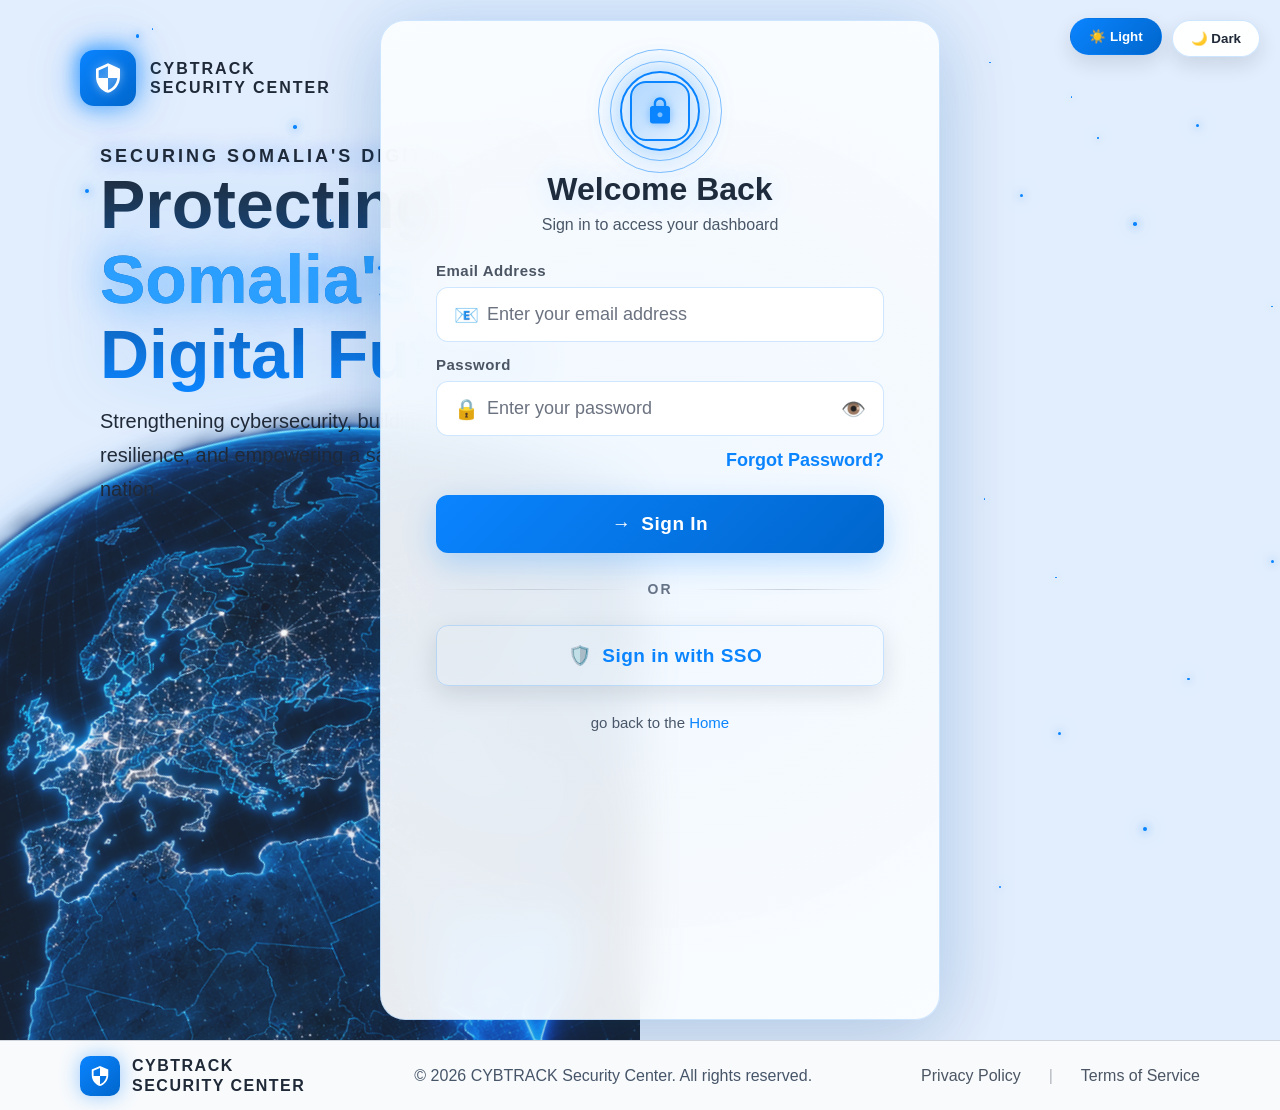
<file: logintest1.html>
<!doctype html>
<html lang="en">
  <head>
    <meta charset="UTF-8" />
    <meta name="viewport" content="width=device-width, initial-scale=1.0" />
    <title>CYBTRACK - Login</title>
    <link rel="stylesheet" href="style.css" />
    <style>
      * {
        margin: 0;
        padding: 0;
        box-sizing: border-box;
      }

      

      :root {
        color-scheme: dark;
        --primary-blue: #0a84ff;
        --primary-bright: #2b9fff;
        --primary-dark: #0066cc;
      }

      :root[data-theme="light"] {
        --bg:rgb(226, 238, 253);
        --card-bg: rgba(255, 255, 255, 0.92);
        --text: #1f2937;
        --text-primary: #1f2937;
        --text-secondary: #4b5563;
        --text-muted: #6b7280;
        --input-bg: #ffffff;
        --input-focus-bg: #f8fbff;
        --border-color: #d1d5db;
        --footer-bg: #f8fafc;
        --footer-text: #475569;
        --hero-title-color1: #1f2937;
        --hero-title-color2: #0a84ff;
        --surface-strong: rgba(255, 255, 255, 0.95);
        --surface-soft: rgba(255, 255, 255, 0.72);
        --panel-border: rgba(10, 132, 255, 0.2);
        --shadow-color: rgba(15, 23, 42, 0.12);
        --dropdown-bg: rgba(255, 255, 255, 0.98);
      }

      :root[data-theme="dark"] {
        --bg: #020408;
        --card-bg: rgba(6, 10, 20, 0.9);
        --text: #ffffff;
        --text-primary: #ffffff;
        --text-secondary: #7a9bc4;
        --text-muted: #8fa8c7;
        --input-bg: #0d1320;
        --input-focus-bg: #111b2f;
        --border-color: #1a3a6a;
        --footer-bg: #050a14;
        --footer-text: #9fb3c8;
        --primary-blue: #0a84ff;
        --primary-bright: #2b9fff;
        --primary-dark: #0066cc;
        --hero-title-color1: #ffffff;
        --hero-title-color2: #6ab4ff;
        --surface-strong: rgba(7, 12, 24, 0.95);
        --surface-soft: rgba(10, 16, 29, 0.82);
        --panel-border: rgba(10, 132, 255, 0.35);
        --shadow-color: rgba(0, 0, 0, 0.35);
        --dropdown-bg: rgba(13, 19, 32, 0.98);
      }

      /* :root {
        --primary-blue: #0a84ff;
        --primary-bright: #2b9fff;
        --primary-dark: #0066cc;
        --bg-dark: #020408;
        --bg-panel: #0a0f1a;
        --bg-input: #0d1320;
        --border-color: #1a3a6a;
        --text-primary: #ffffff;
        --text-secondary: #7a9bc4;
        --text-muted: #4a5a7f;
        --accent-glow: rgba(10, 132, 255, 0.5);
      } */

      body {
        font-family:
          -apple-system, BlinkMacSystemFont, "Segoe UI", Roboto,
          "Helvetica Neue", Arial, sans-serif;
        background: var(--bg);
        color: var(--text-primary);
        min-height: 100vh;
        overflow: hidden;
        display: flex;
        flex-direction: column;
        transition: background-color 0.35s ease, color 0.35s ease;
      }

      .main-container {
        display: flex;
        flex: 1;
        min-height: calc(100vh - 70px);
        position: relative;
      }

      /* Animated Background */
      .bg-particles {
        position: fixed;
        top: 0;
        left: 0;
        width: 100%;
        height: 100%;
        pointer-events: none;
        z-index: 0;
      }

      .particle {
        position: absolute;
        width: 2px;
        height: 2px;
        background: var(--primary-blue);
        border-radius: 50%;
        box-shadow:
          0 0 10px var(--primary-blue),
          0 0 20px var(--primary-blue);
        animation: float 15s infinite ease-in-out;
      }

      @keyframes float {
        0%,
        100% {
          transform: translateY(0) translateX(0);
          opacity: 0.3;
        }
        25% {
          transform: translateY(-100px) translateX(50px);
          opacity: 1;
        }
        50% {
          transform: translateY(-50px) translateX(-30px);
          opacity: 0.6;
        }
        75% {
          transform: translateY(-150px) translateX(20px);
          opacity: 0.8;
        }
      }

      /* Left Panel */
      .left-panel {
        width: 50%;
        position: relative;
        overflow: hidden;
        display: flex;
        flex-direction: column;
        padding: 50px 80px;
        z-index: 1;
      }

      .logo-section {
        display: flex;
        align-items: center;
        gap: 14px;
        z-index: 10;
        margin-bottom: 80px;
        transition: all 0.4s cubic-bezier(0.34, 1.56, 0.64, 1);
        cursor: pointer;
        width: fit-content;
      }

      .logo-section:hover {
        transform: scale(1.15) translateX(10px);
        filter: drop-shadow(0 0 30px rgba(10, 132, 255, 0.8));
      }

      .logo-icon {
        width: 56px;
        height: 56px;
        background: linear-gradient(
          135deg,
          var(--primary-blue),
          var(--primary-dark)
        );
        border-radius: 14px;
        display: flex;
        align-items: center;
        justify-content: center;
        position: relative;
        box-shadow:
          0 0 30px rgba(10, 132, 255, 0.6),
          0 0 60px rgba(10, 132, 255, 0.2);
        transition: all 0.4s cubic-bezier(0.34, 1.56, 0.64, 1);
      }

      .logo-section:hover .logo-icon {
        transform: rotate(20deg) scale(1.15);
        box-shadow:
          0 0 50px rgba(10, 132, 255, 1),
          0 0 100px rgba(10, 132, 255, 0.5),
          0 0 150px rgba(10, 132, 255, 0.2);
      }

      .logo-icon::before {
        content: "";
        position: absolute;
        inset: -3px;
        border-radius: 16px;
        background: linear-gradient(135deg, var(--primary-blue), transparent);
        z-index: -1;
        opacity: 0.6;
        filter: blur(8px);
      }

      .logo-icon svg {
        width: 32px;
        height: 32px;
        fill: white;
        filter: drop-shadow(0 0 5px rgba(255, 255, 255, 0.5));
      }

      .logo-text {
        font-size: 16px;
        font-weight: 800;
        letter-spacing: 2px;
        line-height: 1.2;
        color: var(--text-primary);
      }

      .hero-content {
        z-index: 10;
        margin-top: 20px;
        max-width: 500px;
      }

      .subtitle {
        
        color: var(--text-primary);
        font-size: 18px;
        font-weight: 700;
        position: relative;
        top: -15%;
        right: -20px;
        letter-spacing: 3px;
        text-transform: uppercase;
        margin-bottom: 24px;
        text-shadow: 0 0 20px rgba(10, 132, 255, 0.5);
        animation: glowPulse 2s ease-in-out infinite;
      }

      @keyframes glowPulse {
        0%,
        100% {
          text-shadow: 0 0 20px rgba(10, 132, 255, 0.5);
        }
        50% {
          text-shadow:
            0 0 40px rgba(10, 132, 255, 0.9),
            0 0 60px rgba(10, 132, 255, 0.4);
        }
      }

      .hero-title {
        font-size: 68px;
        font-weight: 700;
        line-height: 1.1;
        position: relative;
        top: -21%;
        right: -20px;
        margin-bottom: 28px;
        background: linear-gradient(
    180deg,
    var(--hero-title-color1) 0%,
    var(--hero-title-color2) 100%
);

-webkit-background-clip: text;
-webkit-text-fill-color: transparent;
background-clip: text;
        
        
        filter: drop-shadow(0 0 30px rgba(10, 132, 255, 0.2));
      }

      .hero-title .highlight {
        color: var(--primary-bright);
        -webkit-text-fill-color: var(--primary-bright);
        text-shadow: 0 0 40px rgba(10, 132, 255, 0.6);
        display: block;
      }

      .hero-description {
        color: var(--text-primary);
        font-size: 20px;
        line-height: 1.7;
        max-width: 380px;
        position: relative;
        top: -25%;
        right: -20px;
        font-weight: 400;
      }

      /* Globe Animation - Bigger & Closer */
      .globe-container {
        position: absolute;
        bottom: -550px;
        left: -250px;
        width: 1200px;
        height: 1200px;
        opacity: 0.9;
        pointer-events: none;
        transform: rotate(-25deg);
      }

      .globe-container img {
        width: 100%;
        height: 100%;
        animation: rotate 50s linear infinite;
        filter: drop-shadow(0 0 20px rgba(10, 132, 255, 0.3));
      }

      .globe-glow {
        position: absolute;
        bottom: 150px;
        left: 150px;
        width: 500px;
        height: 500px;
        background: radial-gradient(
          circle,
          rgba(10, 132, 255, 0.25) 0%,
          transparent 70%
        );
        filter: blur(60px);
        animation: pulse 4s ease-in-out infinite;
      }

      .theme-buttons {
        position: fixed;
        top: 20px;
        right: 20px;
        display: flex;
        gap: 10px;
        z-index: 1000;
      }

      .theme-buttons button {
        padding: 10px 18px;
        border: 1px solid var(--panel-border);
        border-radius: 999px;
        background: var(--surface-strong);
        color: var(--text-primary);
        cursor: pointer;
        font-weight: 600;
        transition: all 0.3s ease;
        box-shadow: 0 8px 20px var(--shadow-color);
        backdrop-filter: blur(14px);
      }

      .theme-buttons button:hover,
      .theme-buttons button.active {
        background: linear-gradient(135deg, var(--primary-blue), var(--primary-dark));
        color: white;
        border-color: transparent;
        transform: translateY(-2px);
      }

      @keyframes pulse {
        0%,
        100% {
          opacity: 0.7;
          transform: scale(1);
        }
        50% {
          opacity: 1;
          transform: scale(1.2);
        }
      }

      .globe-svg {
        width: 100%;
        height: 100%;
        animation: rotate 50s linear infinite;
        filter: drop-shadow(0 0 20px rgba(10, 132, 255, 0.3));
      }

      @keyframes rotate {
        from {
          transform: rotate(0deg);
        }
        to {
          transform: rotate(360deg);
        }
      }

      /* Right Panel - Bigger & Tighter */
      .right-panel {
        width: 50%;

        display: flex;
        align-items: center;
        position: relative;
        left: -300px;
        justify-content: center;
        padding: 20px 40px;
        position: relative;
        z-index: 1;
      }

      .login-card {
        width: 200%;
        height: 1000px;
        max-width: 640px;
        background: var(--card-bg);
        backdrop-filter: blur(24px);
        border: 1px solid var(--panel-border);
        border-radius: 25px;
        padding: 50px 55px;
        position: relative;
        overflow: hidden;
        box-shadow:
          0 24px 80px var(--shadow-color),
          0 0 80px rgba(10, 132, 255, 0.16),
          inset 0 1px 0 rgba(255, 255, 255, 0.08);
        transition: all 0.5s cubic-bezier(0.34, 1.56, 0.64, 1);
        animation: cardEntrance 1s cubic-bezier(0.34, 1.56, 0.64, 1) forwards;
      }

      @keyframes cardEntrance {
        from {
          opacity: 0;
          transform: scale(0.85) translateY(40px);
        }
        to {
          opacity: 1;
          transform: scale(1) translateY(0);
        }
      }

      .login-card:hover {
        transform: scale(1.03) translateY(-8px);
        box-shadow:
          0 40px 100px rgba(0, 0, 0, 0.7),
          0 0 80px rgba(10, 132, 255, 0.5),
          0 0 160px rgba(10, 132, 255, 0.1),
          inset 0 1px 0 rgba(255, 255, 255, 0.15);
        border-color: rgba(10, 132, 255, 0.6);
      }

      .login-card::before {
        content: "";
        position: absolute;
        top: -50%;
        left: -50%;
        width: 200%;
        height: 200%;
        background: radial-gradient(
          circle,
          rgba(10, 132, 255, 0.05) 0%,
          transparent 70%
        );
        pointer-events: none;
      }

      /* Shield Icon - Bigger */
      .shield-icon {
        width: 80px;
        height: 80px;
        margin: 0 auto 20px;
        position: relative;
        cursor: pointer;
        transition: transform 0.5s cubic-bezier(0.34, 1.56, 0.64, 1);
      }

      .shield-icon:hover {
        transform: scale(1.3) rotate(15deg);
      }

      .shield-outer {
        width: 100%;
        height: 100%;
        border: 2px solid var(--primary-blue);
        border-radius: 50%;
        display: flex;
        align-items: center;
        justify-content: center;
        position: relative;
        animation: shieldPulse 2.5s ease-in-out infinite;
        box-shadow: 0 0 30px rgba(10, 132, 255, 0.2);
      }

      .shield-icon:hover .shield-outer {
        border-color: var(--primary-blue);
        box-shadow:
          0 0 60px rgba(10, 132, 255, 0.6),
          0 0 120px rgba(10, 132, 255, 0.3);
      }

      .shield-outer::before,
      .shield-outer::after {
        content: "";
        position: absolute;
        border: 1px solid rgba(10, 132, 255, 0.5);
        border-radius: 50%;
      }

      .shield-outer::before {
        width: 130%;
        height: 130%;
        animation: shieldPulse 2.5s ease-in-out infinite 0.4s;
      }

      .shield-outer::after {
        width: 160%;
        height: 160%;
        animation: shieldPulse 2.5s ease-in-out infinite 0.8s;
      }

      @keyframes shieldPulse {
        0%,
        100% {
          transform: scale(1);
          opacity: 0.5;
        }
        50% {
          transform: scale(1.08);
          opacity: 1;
        }
      }

      .shield-inner {
        width: 60px;
        height: 60px;
        background: linear-gradient(
          135deg,
          rgba(10, 132, 255, 0.3),
          rgba(10, 132, 255, 0.08)
        );
        border: 2px solid var(--primary-blue);
        border-radius: 16px;
        display: flex;
        align-items: center;
        justify-content: center;
        box-shadow: 0 0 40px rgba(10, 132, 255, 0.4);
        transition: all 0.4s ease;
      }

      .shield-icon:hover .shield-inner {
        transform: scale(1.15);
        box-shadow: 0 0 80px rgba(10, 132, 255, 0.8);
        background: linear-gradient(
          135deg,
          rgba(10, 132, 255, 0.5),
          rgba(10, 132, 255, 0.15)
        );
      }

      .shield-inner svg {
        width: 30px;
        height: 30px;
        fill: var(--primary-blue);
        filter: drop-shadow(0 0 5px rgba(10, 132, 255, 0.5));
      }

      .welcome-title {
        text-align: center;
        font-size: 32px;
        font-weight: 800;
        margin-bottom: 8px;
        color: var(--text-primary);
        text-shadow: 0 0 30px rgba(10, 132, 255, 0.2);
      }

      .welcome-subtitle {
        text-align: center;
        color: var(--text-secondary);
        font-size: 16px;
        font-weight: 500;
        margin-bottom: 28px;
      }

      /* Form - Tighter Spacing */
      .form-group {
        margin-bottom: 14px;
        position: relative;
      }

      .form-label {
        display: block;
        font-size: 15px;
        font-weight: 600;
        color: var(--text-secondary);
        margin-bottom: 8px;
        letter-spacing: 0.5px;
        transition: all 0.3s ease;
      }

      .form-group:hover .form-label {
        color: var(--primary-bright);
        text-shadow: 0 0 15px rgba(253, 253, 254, 0.5);
        transform: translateX(5px);
      }

      .input-wrapper {
        position: relative;
      }

      .form-input {
        width: 100%;
        background: var(--input-bg);
        border: 1px solid var(--panel-border);
        border-radius: 12px;
        padding: 16px 18px 16px 50px;
        color: var(--text-primary);
        font-size: 18px;
        outline: none;
        transition: all 0.4s cubic-bezier(0.34, 1.56, 0.64, 1);
      }

      .form-input::placeholder {
        color: var(--text-muted);
        transition: all 0.3s ease;
      }

      .form-input:hover {
        border-color: rgba(10, 132, 255, 0.6);
        box-shadow: 0 4px 25px rgba(10, 132, 255, 0.15);
        transform: scale(1.02);
      }

      .form-input:focus {
        border-color: var(--primary-blue);
        box-shadow:
          0 0 0 4px rgba(10, 132, 255, 0.15),
          0 8px 35px rgba(10, 132, 255, 0.2);
        transform: scale(1.01);
        background: var(--input-focus-bg);
      }

      .form-input:focus::placeholder {
        color: var(--text-secondary);
        transform: translateX(8px);
      }

      .input-icon {
        position: absolute;
        left: 18px;
        top: 50%;
        transform: translateY(-50%);
        color: var(--text-muted);
        font-size: 20px;
        transition: all 0.3s ease;
        pointer-events: none;
        z-index: 2;
      }

      .input-wrapper:hover .input-icon,
      .form-input:focus ~ .input-icon {
        color: var(--primary-blue);
        transform: translateY(-50%) scale(1.3);
        filter: drop-shadow(0 0 8px rgba(10, 132, 255, 0.8));
      }

      .toggle-password {
        position: absolute;
        right: 18px;
        top: 50%;
        transform: translateY(-50%);
        color: var(--text-muted);
        cursor: pointer;
        font-size: 20px;
        transition: all 0.3s ease;
        z-index: 2;
      }

      .toggle-password:hover {
        color: var(--primary-blue);
        transform: translateY(-50%) scale(1.4);
        filter: drop-shadow(0 0 10px rgba(10, 132, 255, 0.6));
      }

      /* Dropdown */
      .dropdown-container {
        position: relative;
      }

      .dropdown-trigger {
        width: 100%;
        background: var(--input-bg);
        border: 2px solid var(--border);
        border-radius: 7px;
        padding: 16px 18px;
        display: flex;
        align-items: center;
        gap: 14px;
        cursor: pointer;
        transition: all 0.4s cubic-bezier(0.34, 1.56, 0.64, 1);
        color: var(--text-muted);
        font-size: 20px;
      }

      .dropdown-trigger:hover {
        border-color: rgba(10, 132, 255, 0.6);
        box-shadow: 0 4px 25px rgba(10, 132, 255, 0.15);
        transform: scale(1.02);
      }

      .dropdown-trigger.active {
        border-color: var(--primary-blue);
        box-shadow:
          0 0 0 4px rgba(10, 132, 255, 0.15),
          0 8px 35px rgba(10, 132, 255, 0.25);
        transform: scale(1.02);
      }

      .dropdown-trigger .icon {
        color: var(--primary-blue);
        font-size: 20px;
        transition: all 0.3s ease;
      }

      .dropdown-trigger:hover .icon {
        transform: scale(1.3) rotate(10deg);
        filter: drop-shadow(0 0 8px rgba(10, 132, 255, 0.6));
      }

      .dropdown-trigger .arrow {
        margin-left: auto;
        transition: transform 0.3s ease;
        color: var(--text-muted);
        font-size: 12px;
      }

      .dropdown-trigger.active .arrow {
        transform: rotate(180deg);
        color: var(--primary-blue);
      }

      .dropdown-menu {
        position: absolute;
        top: calc(100% + 10px);
        left: 0;
        width: 100%;
        background: var(--dropdown-bg);
        border: 1px solid var(--panel-border);
        border-radius: 14px;
        overflow: hidden;
        opacity: 0;
        visibility: hidden;
        transform: translateY(-15px) scale(0.95);
        transition: all 0.4s cubic-bezier(0.34, 1.56, 0.64, 1);
        z-index: 100;
        box-shadow: 0 20px 60px var(--shadow-color);
        backdrop-filter: blur(16px);
      }

      .dropdown-menu.open {
        opacity: 1;
        visibility: visible;
        transform: translateY(0) scale(1);
      }

      .dropdown-item {
        padding: 16px 20px;
        display: flex;
        align-items: center;
        gap: 14px;
        cursor: pointer;
        transition: all 0.3s cubic-bezier(0.34, 1.56, 0.64, 1);
        border-bottom: 1px solid rgba(30, 58, 95, 0.4);
      }

      .dropdown-item:last-child {
        border-bottom: none;
      }

      .dropdown-item:hover {
        background: rgba(10, 132, 255, 0.12);
        transform: scale(1.03) translateX(8px);
        box-shadow: 0 4px 20px rgba(10, 132, 255, 0.1);
      }

      .dropdown-item.selected {
        background: linear-gradient(
          90deg,
          rgba(10, 132, 255, 0.25),
          rgba(10, 132, 255, 0.05)
        );
        border-left: 4px solid var(--primary-blue);
      }

      .dropdown-item-icon {
        width: 42px;
        height: 42px;
        border-radius: 10px;
        display: flex;
        align-items: center;
        justify-content: center;
        font-size: 20px;
        background: rgba(10, 132, 255, 0.15);
        color: var(--primary-blue);
        transition: all 0.3s ease;
        box-shadow: 0 0 15px rgba(10, 132, 255, 0.1);
      }

      .dropdown-item:hover .dropdown-item-icon {
        transform: scale(1.2) rotate(10deg);
        box-shadow: 0 0 25px rgba(10, 132, 255, 0.4);
        background: rgba(10, 132, 255, 0.25);
      }

      .dropdown-item-info h4 {
        font-size: 19px;
        font-weight: 700;
        color: var(--text-primary);
        margin-bottom: 3px;
        transition: all 0.3s ease;
      }

      .dropdown-item:hover .dropdown-item-info h4 {
        color: var(--primary-bright);
        text-shadow: 0 0 15px rgba(10, 132, 255, 0.4);
      }

      .dropdown-item-info p {
        font-size: 16px;
        color: var(--text-muted);
        transition: all 0.3s ease;
      }

      .dropdown-item:hover .dropdown-item-info p {
        color: var(--text-secondary);
      }

      /* Forgot Password */
      .forgot-password {
        text-align: right;
        margin-bottom: 24px;
        margin-top: 4px;
        transition: all 0.3s ease;
      }

      .forgot-password:hover {
        transform: translateX(-8px) scale(1.08);
      }

      .forgot-password a {
        color: var(--primary-blue);
        text-decoration: none;
        font-size: 18px;
        font-weight: 600;
        transition: all 0.3s ease;
        display: inline-block;
      }

      .forgot-password a:hover {
        text-shadow: 0 0 20px rgba(10, 132, 255, 0.8);
        color: var(--primary-bright);
      }

      /* Buttons - Bigger & Brighter */
      .btn-primary {
        width: 100%;
        background: linear-gradient(135deg, var(--primary-blue), var(--primary-dark));
        color: white;
        border: none;
        border-radius: 12px;
        padding: 18px;
        font-size: 19px;
        font-weight: 600;
        cursor: pointer;
        display: flex;
        align-items: center;
        justify-content: center;
        gap: 10px;
        transition: all 0.4s cubic-bezier(0.34, 1.56, 0.64, 1);
        position: relative;
        overflow: hidden;
        box-shadow: 0 10px 30px rgba(10, 132, 255, 0.25);
        letter-spacing: 0.5px;
      }

      .btn-primary::before {
        content: "";
        position: absolute;
        top: 0;
        left: -100%;
        width: 100%;
        height: 100%;
        background: linear-gradient(
          90deg,
          transparent,
          rgba(255, 255, 255, 0.25),
          transparent
        );
        transition: left 0.6s;
      }

      .btn-primary:hover::before {
        left: 100%;
      }

      .btn-primary:hover {
        transform: translateY(-4px) scale(1.04);
        box-shadow:
          0 15px 50px rgba(10, 132, 255, 0.6),
          0 0 80px rgba(10, 132, 255, 0.4),
          0 0 120px rgba(10, 132, 255, 0.2);
        background: linear-gradient(
          135deg,
          var(--primary-bright),
          var(--primary-blue)
        );
      }

      .btn-primary:active {
        transform: translateY(-1px) scale(0.98);
      }

      .divider {
        display: flex;
        align-items: center;
        gap: 20px;
        margin: 28px 0;
        color: var(--text-muted);
        font-size: 14px;
        font-weight: 600;
        letter-spacing: 2px;
      }

      .divider::before,
      .divider::after {
        content: "";
        flex: 1;
        height: 1px;
        background: linear-gradient(
          90deg,
          transparent,
          var(--border-color),
          transparent
        );
      }

      .btn-secondary {
        width: 100%;
        background: transparent;
        color: var(--primary-blue);
        border: 1px solid var(--panel-border);
        border-radius: 12px;
        padding: 18px;
        font-size: 19px;
        font-weight: 600;
        cursor: pointer;
        display: flex;
        align-items: center;
        justify-content: center;
        gap: 10px;
        transition: all 0.4s cubic-bezier(0.34, 1.56, 0.64, 1);
        letter-spacing: 0.5px;
        box-shadow: 0 8px 24px var(--shadow-color);
      }

      .btn-secondary:hover {
        background: var(--card-bg);
        border-color: var(--primary-blue);
        transform: translateY(-4px) scale(1.04);
        box-shadow:
          0 12px 40px rgba(10, 132, 255, 0.3),
          0 0 60px rgba(10, 132, 255, 0.15),
          inset 0 0 30px rgba(10, 132, 255, 0.08);
        color: var(--primary-bright);
      }

      .btn-secondary:active {
        transform: translateY(-1px) scale(0.98);
      }

      .signup-text {
        text-align: center;
        margin-top: 28px;
        color: var(--text-secondary);
        font-size: 15px;
      }

      .signup-text a {
        color: var(--primary-blue);
        text-decoration: none;
        font-weight: 500;
        transition: all 0.3s ease;
        display: inline-block;
      }

      .signup-text a:hover {
        text-shadow: 0 0 25px rgba(10, 132, 255, 0.7);
        transform: scale(1.15) translateY(-2px);
        color: var(--primary-bright);
      }

      /* Footer - Compact */
      .footer {
        height: 70px;
        background: var(--footer-bg);
        border-top: 1px solid var(--border-color);
        display: flex;
        align-items: center;
        justify-content: space-between;
        padding: 0 80px;
        backdrop-filter: blur(20px);
        position: relative;
        z-index: 1;
        transition: background-color 0.35s ease, border-color 0.35s ease;
      }

      .footer-logo {
        display: flex;
        align-items: center;
        gap: 12px;
        transition: all 0.4s cubic-bezier(0.34, 1.56, 0.64, 1);
        cursor: pointer;
      }

      .footer-logo:hover {
        transform: scale(1.15) translateX(5px);
        filter: drop-shadow(0 0 20px rgba(10, 132, 255, 0.5));
      }

      .footer-logo-icon {
        width: 40px;
        height: 40px;
        background: linear-gradient(
          135deg,
          var(--primary-blue),
          var(--primary-dark)
        );
        border-radius: 10px;
        display: flex;
        align-items: center;
        justify-content: center;
        box-shadow: 0 0 20px rgba(10, 132, 255, 0.4);
        transition: all 0.3s ease;
      }

      .footer-logo:hover .footer-logo-icon {
        transform: rotate(15deg);
        box-shadow: 0 0 30px rgba(10, 132, 255, 0.7);
      }

      .footer-logo-icon svg {
        width: 22px;
        height: 22px;
        fill: white;
      }

      .footer-logo-text {
        font-size: 16px;
        font-weight: 800;
        letter-spacing: 1.5px;
        line-height: 1.2;
      }

      .footer-center {
        color: var(--footer-text);
        font-size: 16px;
      }

      .footer-links {
        display: flex;
        gap: 28px;
        align-items: center;
      }

      .footer-links a {
        color: var(--text-secondary);
        text-decoration: none;
        font-size: 16px;
        font-weight: 500;
        transition: all 0.3s ease;
        display: inline-block;
      }

      .footer-links a:hover {
        color: var(--primary-blue);
        transform: scale(1.15) translateY(-2px);
        text-shadow: 0 0 20px rgba(10, 132, 255, 0.5);
      }

      .footer-links .separator {
        color: var(--text-secondary);
        opacity: 0.4;
      }

      /* Loading & Success */
      .btn-primary.loading {
        pointer-events: none;
      }

      .spinner {
        width: 22px;
        height: 22px;
        border: 2.5px solid rgba(255, 255, 255, 0.3);
        border-top-color: white;
        border-radius: 50%;
        animation: spin 0.8s linear infinite;
      }

      @keyframes spin {
        to {
          transform: rotate(360deg);
        }
      }

      .success-checkmark {
        width: 24px;
        height: 24px;
        stroke: white;
        stroke-width: 3;
        fill: none;
        stroke-dasharray: 48;
        stroke-dashoffset: 48;
        animation: draw 0.5s ease forwards;
      }

      @keyframes draw {
        to {
          stroke-dashoffset: 0;
        }
      }

      /* Shake Animation */
      @keyframes shake {
        0%,
        100% {
          transform: translateX(0);
        }
        10%,
        30%,
        50%,
        70%,
        90% {
          transform: translateX(-8px);
        }
        20%,
        40%,
        60%,
        80% {
          transform: translateX(8px);
        }
      }

      /* Responsive */
      @media (max-width: 1200px) {
        .left-panel {
          padding: 40px 50px;
        }
        .hero-title {
          font-size: 56px;
        }
        .globe-container {
          width: 600px;
          height: 600px;
        }
      }

      @media (max-width: 1024px) {
        .left-panel {
          display: none;
        }
        .right-panel {
          width: 100%;
          padding: 40px;
        }
        .login-card {
          max-width: 480px;
        }
      }

      @media (max-width: 640px) {
        .login-card {
          padding: 35px 30px;
        }
        .hero-title {
          font-size: 42px;
        }
        .footer {
          flex-direction: column;
          gap: 10px;
          padding: 15px;
          height: auto;
        }
      }
    </style>
  </head>
  <body>


<div class="theme-buttons">
    <button onclick="setTheme('light')">☀️ Light</button>
    <button onclick="setTheme('dark')">🌙 Dark</button>
</div>



    <!-- Background Particles -->
    <div class="bg-particles" id="bgParticles"></div>

    <div class="main-container">
      <!-- Left Panel -->
      <div class="left-panel">
        <div class="logo-section">
          <div class="logo-icon">
            <svg viewBox="0 0 24 24">
              <path
                d="M12 1L3 5v6c0 5.55 3.84 10.74 9 12 5.16-1.26 9-6.45 9-12V5l-9-4zm0 10.99h7c-.53 4.12-3.28 7.79-7 8.94V12H5V6.3l7-3.11v8.8z"
              />
            </svg>
          </div>
          <div class="logo-text">
            <div>CYBTRACK</div>
            <div>SECURITY CENTER</div>
          </div>
        </div>

        <div class="hero-content">
          <div class="subtitle">SECURING SOMALIA'S DIGITAL FUTURE</div>
          <h1 class="hero-title">
            Protecting<br />
            <span class="highlight">Somalia's</span>
            Digital Future
          </h1>
          <p class="hero-description">
            Strengthening cybersecurity, building resilience, and empowering a
            safer digital nation.
          </p>
        </div>

        <div class="globe-container">
          <div class="globe-glow"></div>
          <img src="map.png" alt="" />
          <svg class="globe-svg" viewBox="0 0 400 400" fill="none">
            <defs>
              <radialGradient id="globeGrad" cx="50%" cy="50%" r="50%">
                <stop offset="0%" stop-color="rgba(10,132,255,0.15)" />
                <stop offset="100%" stop-color="transparent" />
              </radialGradient>
              <linearGradient id="lineGrad" x1="0%" y1="0%" x2="100%" y2="100%">
                <stop offset="0%" stop-color="rgba(10,132,255,0.7)" />
                <stop offset="100%" stop-color="rgba(10,132,255,0.1)" />
              </linearGradient>
            </defs>
            <circle
              cx="200"
              cy="200"
              r="180"
              stroke="url(#lineGrad)"
              stroke-width="0.8"
              fill="url(#globeGrad)"
            />
            <ellipse
              cx="200"
              cy="200"
              rx="180"
              ry="60"
              stroke="rgba(10,132,255,0.3)"
              stroke-width="0.6"
              fill="none"
            />
            <ellipse
              cx="200"
              cy="200"
              rx="180"
              ry="120"
              stroke="rgba(10,132,255,0.25)"
              stroke-width="0.6"
              fill="none"
            />
            <ellipse
              cx="200"
              cy="200"
              rx="60"
              ry="180"
              stroke="rgba(10,132,255,0.25)"
              stroke-width="0.6"
              fill="none"
            />
            <ellipse
              cx="200"
              cy="200"
              rx="120"
              ry="180"
              stroke="rgba(10,132,255,0.25)"
              stroke-width="0.6"
              fill="none"
            />
            <ellipse
              cx="200"
              cy="200"
              rx="180"
              ry="180"
              stroke="rgba(10,132,255,0.2)"
              stroke-width="0.6"
              fill="none"
              transform="rotate(45 200 200)"
            />
            <ellipse
              cx="200"
              cy="200"
              rx="180"
              ry="180"
              stroke="rgba(10,132,255,0.2)"
              stroke-width="0.6"
              fill="none"
              transform="rotate(-45 200 200)"
            />

            <!-- Glowing nodes -->
            <circle cx="200" cy="50" r="3" fill="rgba(10,132,255,0.9)">
              <animate
                attributeName="opacity"
                values="0.5;1;0.5"
                dur="3s"
                repeatCount="indefinite"
              />
            </circle>
            <circle cx="200" cy="350" r="3" fill="rgba(10,132,255,0.9)">
              <animate
                attributeName="opacity"
                values="0.5;1;0.5"
                dur="3s"
                repeatCount="indefinite"
                begin="1s"
              />
            </circle>
            <circle cx="50" cy="200" r="3" fill="rgba(10,132,255,0.9)">
              <animate
                attributeName="opacity"
                values="0.5;1;0.5"
                dur="3s"
                repeatCount="indefinite"
                begin="0.5s"
              />
            </circle>
            <circle cx="350" cy="200" r="3" fill="rgba(10,132,255,0.9)">
              <animate
                attributeName="opacity"
                values="0.5;1;0.5"
                dur="3s"
                repeatCount="indefinite"
                begin="1.5s"
              />
            </circle>
            <circle cx="120" cy="100" r="2" fill="rgba(10,132,255,0.7)" />
            <circle cx="280" cy="300" r="2" fill="rgba(10,132,255,0.7)" />
            <circle cx="100" cy="280" r="2" fill="rgba(10,132,255,0.7)" />
            <circle cx="300" cy="120" r="2" fill="rgba(10,132,255,0.7)" />
          </svg>
        </div>
      </div>

      <!-- Right Panel -->
      <div class="right-panel">
        <div class="login-card" id="loginCard">
          <div class="shield-icon">
            <div class="shield-outer">
              <div class="shield-inner">
                <svg viewBox="0 0 24 24">
                  <path
                    d="M18 8h-1V6c0-2.76-2.24-5-5-5S7 3.24 7 6v2H6c-1.1 0-2 .9-2 2v10c0 1.1.9 2 2 2h12c1.1 0 2-.9 2-2V10c0-1.1-.9-2-2-2zm-6 9c-1.1 0-2-.9-2-2s.9-2 2-2 2 .9 2 2-.9 2-2 2zm3.1-9H8.9V6c0-1.71 1.39-3.1 3.1-3.1 1.71 0 3.1 1.39 3.1 3.1v2z"
                  />
                </svg>
              </div>
            </div>
          </div>

          <h2 class="welcome-title">Welcome Back</h2>
          <p class="welcome-subtitle">Sign in to access your dashboard</p>

          <!-- Email -->
          <div class="form-group">
            <label class="form-label">Email Address</label>
            <div class="input-wrapper">
              <span class="input-icon">📧</span>
              <input
                type="email"
                class="form-input"
                id="emailInput"
                placeholder="Enter your email address"
              />
            </div>
          </div>

          <!-- Password -->
          <div class="form-group">
            <label class="form-label">Password</label>
            <div class="input-wrapper">
              <span class="input-icon">🔒</span>
              <input
                type="password"
                class="form-input"
                id="passwordInput"
                placeholder="Enter your password"
              />
              <span class="toggle-password" id="togglePassword">👁️</span>
            </div>
          </div>

          <div class="forgot-password">
            <a href="/forgetpass.html">Forgot Password?</a>
          </div>

          <button class="btn-primary" id="signInBtn">
            <span>→</span>
            <span>Sign In</span>
          </button>

          <div class="divider">OR</div>

          <!-- <button class="btn-secondary"> -->

          <button
            class="btn-secondary"
            onclick="window.location.href = 'guess-report.html'"
          >
            <i class="fas fa-exclamation-triangle"></i>
            <span>🛡️</span>
            <span>Sign in with SSO </span>
          </button>

          <div class="signup-text">
            go back to the <a href="index.html">Home</a>
          </div>
        </div>
      </div>
    </div>

    <!-- Footer -->
    <footer class="footer">
      <div class="footer-logo">
        <div class="footer-logo-icon">
          <svg viewBox="0 0 24 24">
            <path
              d="M12 1L3 5v6c0 5.55 3.84 10.74 9 12 5.16-1.26 9-6.45 9-12V5l-9-4zm0 10.99h7c-.53 4.12-3.28 7.79-7 8.94V12H5V6.3l7-3.11v8.8z"
            />
          </svg>
        </div>
        <div class="footer-logo-text">
          <div>CYBTRACK</div>
          <div>SECURITY CENTER</div>
        </div>
      </div>
      <div class="footer-center">
        © 2026 CYBTRACK Security Center. All rights reserved.
      </div>
      <div class="footer-links">
        <a href="#">Privacy Policy</a>
        <span class="separator">|</span>
        <a href="#">Terms of Service</a>
      </div>
    </footer>

    <script src="theme.js"></script>
    <script>

      
      const language = localStorage.getItem("ncsc-lang") || "en";
      // Generate floating particles
      const bgParticles = document.getElementById("bgParticles");
      for (let i = 0; i < 50; i++) {
        const particle = document.createElement("div");
        particle.className = "particle";
        particle.style.left = Math.random() * 100 + "%";
        particle.style.top = Math.random() * 100 + "%";
        particle.style.animationDelay = Math.random() * 15 + "s";
        particle.style.animationDuration = 10 + Math.random() * 10 + "s";
        const size = 1 + Math.random() * 3;
        particle.style.width = size + "px";
        particle.style.height = size + "px";
        bgParticles.appendChild(particle);
      }

      // Dropdown
      // const roleTrigger = document.getElementById("roleTrigger");
      // const roleMenu = document.getElementById("roleMenu");
      // const roleText = document.getElementById("roleText");
      // const roleIcon = document.getElementById("roleIcon");
      // const dropdownItems = document.querySelectorAll(".dropdown-item");

      // roleTrigger.addEventListener("click", () => {
      //   roleTrigger.classList.toggle("active");
      //   roleMenu.classList.toggle("open");
      // });

      // dropdownItems.forEach((item) => {
      //   item.addEventListener("click", () => {
      //     dropdownItems.forEach((i) => i.classList.remove("selected"));
      //     item.classList.add("selected");
      //     roleText.textContent = item.querySelector("h4").textContent;
      //     roleIcon.textContent = item.dataset.icon;
      //     roleTrigger.classList.remove("active");
      //     roleMenu.classList.remove("open");
      //   });
      // });

      // document.addEventListener("click", (e) => {
      //   if (!roleTrigger.contains(e.target) && !roleMenu.contains(e.target)) {
      //     roleTrigger.classList.remove("active");
      //     roleMenu.classList.remove("open");
      //   }
      // });

      // Password toggle
      const togglePassword = document.getElementById("togglePassword");
      const passwordInput = document.getElementById("passwordInput");
      togglePassword.addEventListener("click", () => {
        const type =
          passwordInput.getAttribute("type") === "password"
            ? "text"
            : "password";
        passwordInput.setAttribute("type", type);
        togglePassword.textContent = type === "password" ? "👁️" : "👁️‍🗨️";
      });

      // Sign In
      const signInBtn = document.getElementById("signInBtn");
      const emailInput = document.getElementById("emailInput");

      signInBtn.addEventListener("click", () => {
        if (signInBtn.classList.contains("loading")) return;

        if (!emailInput.value.trim()) {
          emailInput.style.borderColor = "#ff3b30";
          emailInput.style.boxShadow =
            "0 0 0 4px rgba(255, 59, 48, 0.15), 0 4px 25px rgba(255, 59, 48, 0.2)";
          emailInput.style.animation = "shake 0.5s ease";

          setTimeout(() => {
            emailInput.style.animation = "";
            emailInput.style.borderColor = "";
            emailInput.style.boxShadow = "";
          }, 2000);

          return;
        }

        const originalContent = signInBtn.innerHTML;

        signInBtn.classList.add("loading");
        signInBtn.innerHTML = '<div class="spinner"></div>';

        setTimeout(() => {
          const email = emailInput.value.trim().toLowerCase();

          if (email === "victim@gmail.com") {
            window.location.href = "victim-dash.html";
          } else if (email === "admin@gmail.com") {
            window.location.href = "admindash1.html";
          } else if (email === "investigator@gmail.com") {
            window.location.href = "investigator.html";
          } else if (email === "analyst@gmail.com") {
            window.location.href = "analysis.html";
          } else {
            alert("Invalid email address!");
            signInBtn.classList.remove("loading");
            signInBtn.innerHTML = originalContent;
          }
        }, 1500);
      });

      // 3D Tilt Card Effect
      const loginCard = document.getElementById("loginCard");
      loginCard.addEventListener("mousemove", (e) => {
        const rect = loginCard.getBoundingClientRect();
        const x = e.clientX - rect.left;
        const y = e.clientY - rect.top;
        const centerX = rect.width / 2;
        const centerY = rect.height / 2;
        const rotateX = (y - centerY) / 25;
        const rotateY = (centerX - x) / 25;

        loginCard.style.transform = `perspective(1000px) rotateX(${rotateX}deg) rotateY(${rotateY}deg) scale(1.03) translateY(-8px)`;
      });

      loginCard.addEventListener("mouseleave", () => {
        loginCard.style.transform = "";
      });

      function setTheme(theme) {
        const mode = theme === "dark" ? "dark" : "light";
        document.documentElement.setAttribute("data-theme", mode);
        document.body.setAttribute("data-theme", mode);
        localStorage.setItem("theme", mode);
        document.querySelectorAll(".theme-buttons button").forEach((btn) => {
          btn.classList.toggle("active", btn.textContent.includes(mode === "dark" ? "🌙" : "☀️"));
        });
      }

      const savedTheme = localStorage.getItem("theme") || "light";
      setTheme(savedTheme);
    </script>
  </body>
</html>
</file>
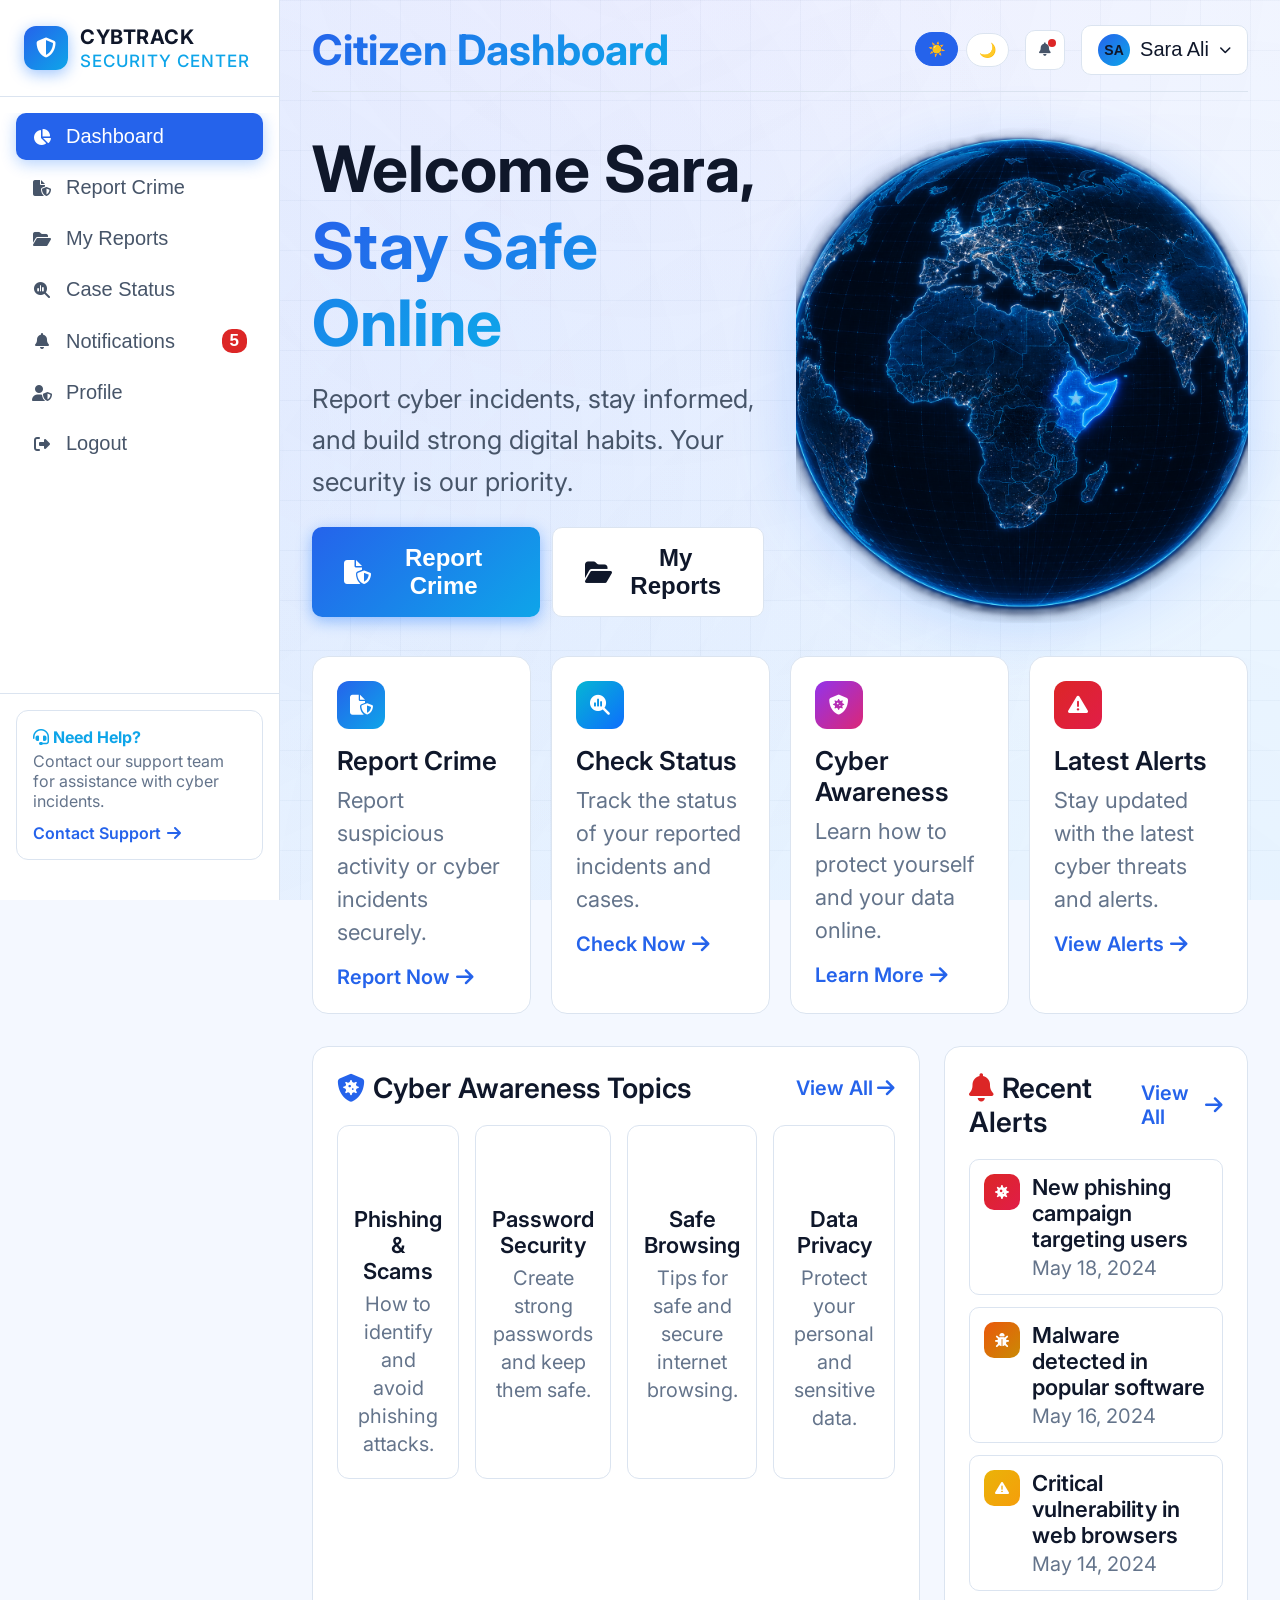
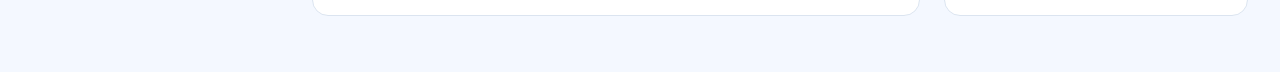
<file: victim-dash.html>
<!doctype html>
<html lang="en">
  <head>
    <meta charset="UTF-8" />
    <meta name="viewport" content="width=device-width, initial-scale=1.0" />
    <title>CYBTRACK - Citizen Dashboard</title>
    <link
      href="https://fonts.googleapis.com/css2?family=Inter:wght@300;400;500;600;700&display=swap"
      rel="stylesheet"
    />
    <link
      rel="stylesheet"
      href="https://cdnjs.cloudflare.com/ajax/libs/font-awesome/6.4.0/css/all.min.css"
    />
    <style>
      
      :root {
        color-scheme: dark;
        --bg-primary: #020b1a;
        --bg-secondary: #07152d;
        --bg-card: #0a1e3f;
        --bg-card-hover: #0e2650;
        --border-color: #103a7a;
        --text-primary: #ffffff;
        --text-secondary: #a8b7d1;
        --text-muted: #6b7a99;
        --accent-blue: #0d6efd;
        --accent-hover: #1e88ff;
        --accent-glow: #00a3ff;
        --accent-azure: #3ba8ff;
        --accent-cyan: #06b6d4;
        --accent-teal: #14b8a6;
        --accent-green: #22c55e;
        --accent-emerald: #10b981;
        --accent-yellow: #eab308;
        --accent-orange: #f97316;
        --accent-red: #ef4444;
        --accent-pink: #ec4899;
        --accent-purple: #a855f7;
        --accent-indigo: #6366f1;
        --accent-rose: #f43f5e;
        --accent-amber: #f59e0b;
        --accent-lime: #84cc16;
        --accent-sky: #0ea5e9;
        --accent-violet: #8b5cf6;
        --gradient-blue: linear-gradient(135deg, #0d6efd 0%, #00a3ff 100%);
        --gradient-purple: linear-gradient(135deg, #a855f7 0%, #ec4899 100%);
        --gradient-green: linear-gradient(135deg, #22c55e 0%, #14b8a6 100%);
        --gradient-orange: linear-gradient(135deg, #f97316 0%, #eab308 100%);
        --gradient-red: linear-gradient(135deg, #ef4444 0%, #f43f5e 100%);
        --shadow-glow: 0 0 20px rgba(0, 163, 255, 0.15);
      }

      body[data-theme="light"] {
        color-scheme: light;
        --bg-primary: #f4f8ff;
        --bg-secondary: #ffffff;
        --bg-card: #ffffff;
        --bg-card-hover: #eef4ff;
        --border-color: #dbe4f0;
        --text-primary: #0f172a;
        --text-secondary: #475569;
        --text-muted: #64748b;
        --accent-blue: #2563eb;
        --accent-hover: #1d4ed8;
        --accent-glow: #0ea5e9;
        --accent-azure: #2563eb;
        --accent-cyan: #0891b2;
        --accent-teal: #0f766e;
        --accent-green: #16a34a;
        --accent-emerald: #059669;
        --accent-yellow: #ca8a04;
        --accent-orange: #ea580c;
        --accent-red: #dc2626;
        --accent-pink: #db2777;
        --accent-purple: #9333ea;
        --accent-indigo: #4f46e5;
        --accent-rose: #e11d48;
        --accent-amber: #d97706;
        --accent-lime: #65a30d;
        --accent-sky: #0284c7;
        --accent-violet: #7c3aed;
        --gradient-blue: linear-gradient(135deg, #2563eb 0%, #0ea5e9 100%);
        --gradient-purple: linear-gradient(135deg, #9333ea 0%, #db2777 100%);
        --gradient-green: linear-gradient(135deg, #16a34a 0%, #0f766e 100%);
        --gradient-orange: linear-gradient(135deg, #ea580c 0%, #ca8a04 100%);
        --gradient-red: linear-gradient(135deg, #dc2626 0%, #e11d48 100%);
        --shadow-glow: 0 0 20px rgba(14, 165, 233, 0.12);
      }
      * {
        margin: 0;
        padding: 0;
        box-sizing: border-box;
      }
      body {
        font-family: "Inter", sans-serif;
        background: var(--bg-primary);
        color: var(--text-primary);
        min-height: 100vh;
        overflow-x: hidden;
        transition:
          background-color 0.3s ease,
          color 0.3s ease;
      }
      .bg-animation {
        position: fixed;
        top: 0;
        left: 0;
        width: 100%;
        height: 100%;
        pointer-events: none;
        z-index: 0;
        overflow: hidden;
      }
      .bg-animation::before {
        content: "";
        position: absolute;
        top: -50%;
        left: -50%;
        width: 200%;
        height: 200%;
        background:
          radial-gradient(
            circle at 30% 50%,
            rgba(13, 110, 253, 0.08) 0%,
            transparent 50%
          ),
          radial-gradient(
            circle at 70% 80%,
            rgba(0, 163, 255, 0.06) 0%,
            transparent 50%
          ),
          radial-gradient(
            circle at 50% 20%,
            rgba(168, 85, 247, 0.05) 0%,
            transparent 50%
          );
        animation: bgFloat 20s ease-in-out infinite;
      }
      @keyframes bgFloat {
        0%,
        100% {
          transform: translate(0, 0) rotate(0deg);
        }
        33% {
          transform: translate(2%, 2%) rotate(1deg);
        }
        66% {
          transform: translate(-1%, 1%) rotate(-1deg);
        }
      }
      .grid-overlay {
        position: fixed;
        top: 0;
        left: 0;
        width: 100%;
        height: 100%;
        background-image:
          linear-gradient(rgba(16, 58, 122, 0.03) 1px, transparent 1px),
          linear-gradient(90deg, rgba(16, 58, 122, 0.03) 1px, transparent 1px);
        background-size: 50px 50px;
        pointer-events: none;
        z-index: 1;
      }
      .app-container {
        position: relative;
        z-index: 2;
        display: flex;
        min-height: 100vh;
      }

      .theme-buttons {
        display: flex;
        gap: 8px;
        align-items: center;
      }

      .theme-buttons button {
        padding: 8px 12px;
        border: 1px solid var(--border-color);
        border-radius: 999px;
        background: var(--bg-card);
        color: var(--text-primary);
        cursor: pointer;
        font-weight: 600;
        transition: all 0.3s ease;
        font-size: 14px;
      }

      .theme-buttons button:hover,
      .theme-buttons button.active {
        background: var(--accent-blue);
        color: white;
        border-color: var(--accent-blue);
        transform: translateY(-1px);
      }
      .sidebar {
        width: 280px;
        background: var(--bg-secondary);
        border-right: 1px solid var(--border-color);
        padding: 24px 0;
        display: flex;
        flex-direction: column;
        position: fixed;
        height: 100vh;
        z-index: 100;
        transition: transform 0.3s ease;
      }
      .sidebar-header {
        padding: 0 24px 24px;
        border-bottom: 1px solid var(--border-color);
        margin-bottom: 16px;
      }
      .logo {
        display: flex;
        align-items: center;
        gap: 12px;
      }
      .logo-icon {
        width: 44px;
        height: 44px;
        background: var(--gradient-blue);
        border-radius: 12px;
        display: flex;
        align-items: center;
        justify-content: center;
        font-size: 20px;
        color: white;
        box-shadow: 0 4px 15px rgba(13, 110, 253, 0.4);
      }
      .logo-text {
        font-size: 20px;
        font-weight: 700;
        color: var(--text-primary);
        line-height: 1.3;
        letter-spacing: 0.5px;
      }
      .logo-text span {
        display: block;
        font-size: 17px;
        font-weight: 500;
        color: var(--accent-glow);
        letter-spacing: 1px;
        text-transform: uppercase;
      }
      .nav-menu {
        flex: 1;
        padding: 0 16px;
        overflow-y: auto;
      }
      .nav-item {
        display: flex;
        align-items: center;
        gap: 14px;
        padding: 12px 16px;
        border-radius: 10px;
        cursor: pointer;
        transition: all 0.3s ease;
        margin-bottom: 4px;
        color: var(--text-secondary);
        font-size: 20px;
        font-weight: 500;
        border: none;
        background: none;
        width: 100%;
        text-align: left;
      }
      .nav-item:hover {
        background: var(--bg-card);
        color: var(--text-primary);
      }
      .nav-item.active {
        background: var(--accent-blue);
        color: white;
        box-shadow: 0 4px 15px rgba(13, 110, 253, 0.3);
      }
      .nav-item i {
        width: 20px;
        text-align: center;
        font-size: 16px;
      }
      .nav-badge {
        margin-left: auto;
        background: var(--accent-red);
        color: white;
        font-size: 17px;
        padding: 2px 8px;
        border-radius: 10px;
        font-weight: 600;
      }
      .sidebar-footer {
        padding: 16px;
        border-top: 1px solid var(--border-color);
      }
      .help-card {
        background: var(--bg-card);
        border-radius: 12px;
        padding: 16px;
        border: 1px solid var(--border-color);
      }
      .help-card h4 {
        font-size: 16px;
        color: var(--accent-glow);
        margin-bottom: 4px;
      }
      .help-card p {
        font-size: 16px;
        color: var(--text-muted);
        margin-bottom: 12px;
      }
      .help-btn {
        display: inline-flex;
        align-items: center;
        gap: 6px;
        color: var(--accent-azure);
        font-size: 16px;
        font-weight: 600;
        text-decoration: none;
        transition: gap 0.3s ease;
      }
      .help-btn:hover {
        gap: 10px;
      }
      .main-content {
        flex: 1;
        margin-left: 280px;
        padding: 24px 32px;
        min-height: 100vh;
      }
      .top-bar {
        display: flex;
        justify-content: space-between;
        align-items: center;
        margin-bottom: 32px;
        padding-bottom: 16px;
        border-bottom: 1px solid var(--border-color);
      }
      .top-bar h1 {
        font-size: 42px;
        font-weight: 700;
        background: var(--gradient-blue);
        -webkit-background-clip: text;
        -webkit-text-fill-color: transparent;
        background-clip: text;
      }
      .user-menu {
        display: flex;
        align-items: center;
        gap: 16px;
      }
      .notification-btn {
        position: relative;
        width: 40px;
        height: 40px;
        border-radius: 10px;
        background: var(--bg-card);
        border: 1px solid var(--border-color);
        color: var(--text-secondary);
        cursor: pointer;
        display: flex;
        align-items: center;
        justify-content: center;
        transition: all 0.3s ease;
      }
      .notification-btn:hover {
        background: var(--bg-card-hover);
        color: var(--accent-yellow);
        border-color: var(--accent-yellow);
      }
      .notification-dot {
        position: absolute;
        top: 8px;
        right: 8px;
        width: 8px;
        height: 8px;
        background: var(--accent-red);
        border-radius: 50%;
        animation: pulse 2s infinite;
      }
      @keyframes pulse {
        0%,
        100% {
          opacity: 1;
          transform: scale(1);
        }
        50% {
          opacity: 0.5;
          transform: scale(1.2);
        }
      }
      .user-dropdown {
        position: relative;
      }
      .user-btn {
        display: flex;
        align-items: center;
        gap: 10px;
        padding: 8px 16px;
        background: var(--bg-card);
        border: 1px solid var(--border-color);
        border-radius: 10px;
        color: var(--text-primary);
        cursor: pointer;
        font-size: 20px;
        font-weight: 500;
        transition: all 0.3s ease;
      }
      .user-btn:hover {
        background: var(--bg-card-hover);
        border-color: var(--accent-blue);
      }
      .user-avatar {
        width: 32px;
        height: 32px;
        border-radius: 50%;
        background: var(--gradient-blue);
        display: flex;
        align-items: center;
        justify-content: center;
        font-weight: 600;
        font-size: 14px;
      }
      .dropdown-menu {
        position: absolute;
        top: calc(100% + 8px);
        right: 0;
        background: var(--bg-card);
        border: 1px solid var(--border-color);
        border-radius: 12px;
        padding: 8px;
        min-width: 200px;
        box-shadow: 0 10px 40px rgba(0, 0, 0, 0.4);
        opacity: 0;
        visibility: hidden;
        transform: translateY(-10px);
        transition: all 0.3s ease;
        z-index: 1000;
      }
      .dropdown-menu.show {
        opacity: 1;
        visibility: visible;
        transform: translateY(0);
      }
      .dropdown-item {
        display: flex;
        align-items: center;
        gap: 10px;
        padding: 10px 12px;
        border-radius: 8px;
        color: var(--text-secondary);
        font-size: 20px;
        cursor: pointer;
        transition: all 0.3s ease;
        border: none;
        background: none;
        width: 100%;
        text-align: left;
      }
      .dropdown-item:hover {
        background: var(--bg-card-hover);
        color: var(--text-primary);
      }
      .dropdown-item i {
        width: 18px;
        text-align: center;
      }
      .dropdown-item.logout {
        color: var(--accent-red);
        border-top: 1px solid var(--border-color);
        margin-top: 4px;
        padding-top: 12px;
      }
      .dropdown-item.logout:hover {
        background: rgba(239, 68, 68, 0.1);
      }
      .page-content {
        display: none;
        animation: fadeIn 0.4s ease;
      }
      .page-content.active {
        display: block;
      }
      @keyframes fadeIn {
        from {
          opacity: 0;
          transform: translateY(20px);
        }
        to {
          opacity: 1;
          transform: translateY(0);
        }
      }
      .hero-section {
        display: grid;
        grid-template-columns: 1fr 1fr;
        gap: 32px;
        margin-bottom: 32px;
        align-items: center;
      }
      .hero-text h2 {
        font-size: 64px;
        font-weight: 700;
        line-height: 1.2;
        margin-bottom: 16px;
        color: var(--text-primary);
      }
      .hero-text h2 span {
        background: var(--gradient-blue);
        -webkit-background-clip: text;
        -webkit-text-fill-color: transparent;
        background-clip: text;
      }
      .hero-text p {
        color: var(--text-secondary);
        font-size: 26px;
        margin-bottom: 24px;
        line-height: 1.6;
      }
      .hero-buttons {
        display: flex;
        gap: 12px;
      }
      .globe-container {
        position: relative;
        width: 100%;
        height: 500px;
        display: flex;
        align-items: center;
        justify-content: center;
      }
      .globe-container img {
        width: 100%;
        height: 100%;
        object-fit: cover;
        border-radius: 16px;
        filter: drop-shadow(0 10px 30px rgba(13, 110, 253, 0.2));
      }
      .globe {
        display: none;
      }
      .globe::before {
        content: "";
        position: absolute;
        top: 50%;
        left: 50%;
        transform: translate(-50%, -50%);
        width: 200px;
        height: 200px;
        border-radius: 50%;
        border: 1px solid rgba(13, 110, 253, 0.2);
        animation: globeRotate 15s linear infinite reverse;
      }
      .globe::after {
        content: "";
        position: absolute;
        top: 50%;
        left: 50%;
        transform: translate(-50%, -50%);
        width: 150px;
        height: 150px;
        border-radius: 50%;
        border: 1px solid rgba(0, 163, 255, 0.15);
        animation: globeRotate 10s linear infinite;
      }
      .globe-dots {
        display: none;
      }
      @keyframes globeRotate {
        from {
          transform: translate(-50%, -50%) rotate(0deg);
        }
        to {
          transform: translate(-50%, -50%) rotate(360deg);
        }
      }
      @keyframes dotsPulse {
        0%,
        100% {
          opacity: 0.5;
        }
        50% {
          opacity: 1;
        }
      }
      .btn {
        display: inline-flex;
        align-items: center;
        gap: 8px;
        padding: 16px 32px;
        border-radius: 10px;
        font-size: 24px;
        font-weight: 600;
        cursor: pointer;
        transition: all 0.3s ease;
        border: none;
        text-decoration: none;
      }
      .btn-primary {
        background: var(--gradient-blue);
        color: white;
        box-shadow: 0 4px 15px rgba(13, 110, 253, 0.4);
      }
      .btn-primary:hover {
        transform: translateY(-2px);
        box-shadow: 0 6px 25px rgba(13, 110, 253, 0.5);
      }
      .btn-secondary {
        background: var(--bg-card);
        color: var(--text-primary);
        border: 1px solid var(--border-color);
      }
      .btn-secondary:hover {
        background: var(--bg-card-hover);
        border-color: var(--accent-blue);
      }
      .btn-danger {
        background: var(--gradient-red);
        color: white;
        box-shadow: 0 4px 15px rgba(239, 68, 68, 0.4);
      }
      .btn-danger:hover {
        transform: translateY(-2px);
        box-shadow: 0 6px 25px rgba(239, 68, 68, 0.5);
      }
      .btn-success {
        background: var(--gradient-green);
        color: white;
        box-shadow: 0 4px 15px rgba(34, 197, 94, 0.4);
      }
      .btn-success:hover {
        transform: translateY(-2px);
        box-shadow: 0 6px 25px rgba(34, 197, 94, 0.5);
      }
      .btn-warning {
        background: var(--gradient-orange);
        color: white;
        box-shadow: 0 4px 15px rgba(249, 115, 22, 0.4);
      }
      .quick-actions {
        display: grid;
        grid-template-columns: repeat(4, 1fr);
        gap: 20px;
        margin-bottom: 32px;
      }
      .action-card {
        background: var(--bg-card);
        border: 1px solid var(--border-color);
        border-radius: 16px;
        padding: 24px;
        transition: all 0.3s ease;
        cursor: pointer;
        position: relative;
        overflow: hidden;
      }
      .action-card::before {
        content: "";
        position: absolute;
        top: 0;
        left: 0;
        width: 100%;
        height: 3px;
        background: var(--gradient-blue);
        transform: scaleX(0);
        transition: transform 0.3s ease;
      }
      .action-card:hover {
        transform: translateY(-4px);
        border-color: var(--accent-blue);
        box-shadow: var(--shadow-glow);
      }
      .action-card:hover::before {
        transform: scaleX(1);
      }
      .action-icon {
        width: 48px;
        height: 48px;
        border-radius: 12px;
        display: flex;
        align-items: center;
        justify-content: center;
        font-size: 20px;
        margin-bottom: 16px;
        color: white;
      }
      .action-icon.blue {
        background: var(--gradient-blue);
      }
      .action-icon.cyan {
        background: linear-gradient(135deg, #06b6d4 0%, #0d6efd 100%);
      }
      .action-icon.purple {
        background: var(--gradient-purple);
      }
      .action-icon.green {
        background: var(--gradient-green);
      }
      .action-icon.orange {
        background: var(--gradient-orange);
      }
      .action-icon.red {
        background: var(--gradient-red);
      }
      .action-icon.teal {
        background: linear-gradient(135deg, #14b8a6 0%, #06b6d4 100%);
      }
      .action-icon.pink {
        background: linear-gradient(135deg, #ec4899 0%, #a855f7 100%);
      }
      .action-icon.yellow {
        background: linear-gradient(135deg, #eab308 0%, #f97316 100%);
      }
      .action-icon.indigo {
        background: linear-gradient(135deg, #6366f1 0%, #a855f7 100%);
      }
      .action-icon.rose {
        background: linear-gradient(135deg, #f43f5e 0%, #ec4899 100%);
      }
      .action-icon.emerald {
        background: linear-gradient(135deg, #10b981 0%, #22c55e 100%);
      }
      .action-icon.sky {
        background: linear-gradient(135deg, #0ea5e9 0%, #06b6d4 100%);
      }
      .action-icon.violet {
        background: linear-gradient(135deg, #8b5cf6 0%, #ec4899 100%);
      }
      .action-icon.lime {
        background: linear-gradient(135deg, #84cc16 0%, #22c55e 100%);
      }
      .action-icon.amber {
        background: linear-gradient(135deg, #f59e0b 0%, #eab308 100%);
      }
      .action-card h3 {
        font-size: 26px;
        font-weight: 600;
        margin-bottom: 8px;
        color: var(--text-primary);
      }
      .action-card p {
        font-size: 22px;
        color: var(--text-muted);
        margin-bottom: 16px;
        line-height: 1.5;
      }
      .action-link {
        display: inline-flex;
        align-items: center;
        gap: 6px;
        color: var(--accent-azure);
        font-size: 20px;
        font-weight: 600;
        text-decoration: none;
        transition: gap 0.3s ease;
      }
      .action-link:hover {
        gap: 10px;
      }
      .two-column {
        display: grid;
        grid-template-columns: 2fr 1fr;
        gap: 24px;
        margin-bottom: 32px;
      }
      .card {
        background: var(--bg-card);
        border: 1px solid var(--border-color);
        border-radius: 16px;
        padding: 24px;
      }
      .card-header {
        display: flex;
        justify-content: space-between;
        align-items: center;
        margin-bottom: 20px;
      }
      .card-header h3 {
        font-size: 28px;
        font-weight: 600;
        color: var(--text-primary);
      }
      .card-header a {
        color: var(--accent-azure);
        font-size: 20px;
        font-weight: 600;
        text-decoration: none;
        display: flex;
        align-items: center;
        gap: 4px;
        transition: gap 0.3s ease;
      }
      .card-header a:hover {
        gap: 8px;
      }
      .topic-grid {
        display: grid;
        grid-template-columns: repeat(4, 1fr);
        gap: 16px;
      }
      .topic-item {
        text-align: center;
        padding: 20px 16px;
        border-radius: 12px;
        background: var(--bg-secondary);
        border: 1px solid var(--border-color);
        transition: all 0.3s ease;
        cursor: pointer;
      }
      .topic-item:hover {
        transform: translateY(-4px);
        border-color: var(--accent-blue);
        box-shadow: var(--shadow-glow);
      }
      .topic-icon {
        width: 48px;
        height: 48px;
        border-radius: 12px;
        display: flex;
        align-items: center;
        justify-content: center;
        font-size: 20px;
        margin: 0 auto 12px;
        color: white;
      }
      .topic-item h4 {
        font-size: 22px;
        font-weight: 600;
        margin-bottom: 6px;
        color: var(--text-primary);
      }
      .topic-item p {
        font-size: 20px;
        color: var(--text-muted);
        line-height: 1.4;
      }
      .alert-list {
        display: flex;
        flex-direction: column;
        gap: 12px;
      }
      .alert-item {
        display: flex;
        align-items: flex-start;
        gap: 12px;
        padding: 14px;
        border-radius: 10px;
        background: var(--bg-secondary);
        border: 1px solid var(--border-color);
        transition: all 0.3s ease;
        cursor: pointer;
      }
      .alert-item:hover {
        border-color: var(--accent-blue);
        background: var(--bg-card-hover);
      }
      .alert-icon {
        width: 36px;
        height: 36px;
        border-radius: 10px;
        display: flex;
        align-items: center;
        justify-content: center;
        font-size: 14px;
        flex-shrink: 0;
        color: white;
      }
      .alert-icon.red {
        background: var(--gradient-red);
      }
      .alert-icon.orange {
        background: var(--gradient-orange);
      }
      .alert-icon.yellow {
        background: linear-gradient(135deg, #eab308 0%, #f59e0b 100%);
      }
      .alert-icon.blue {
        background: var(--gradient-blue);
      }
      .alert-icon.purple {
        background: var(--gradient-purple);
      }
      .alert-icon.green {
        background: var(--gradient-green);
      }
      .alert-icon.pink {
        background: linear-gradient(135deg, #ec4899 0%, #f43f5e 100%);
      }
      .alert-icon.cyan {
        background: linear-gradient(135deg, #06b6d4 0%, #0ea5e9 100%);
      }
      .alert-icon.teal {
        background: linear-gradient(135deg, #14b8a6 0%, #22c55e 100%);
      }
      .alert-icon.indigo {
        background: linear-gradient(135deg, #6366f1 0%, #8b5cf6 100%);
      }
      .alert-icon.rose {
        background: linear-gradient(135deg, #f43f5e 0%, #ec4899 100%);
      }
      .alert-icon.lime {
        background: linear-gradient(135deg, #84cc16 0%, #22c55e 100%);
      }
      .alert-icon.amber {
        background: linear-gradient(135deg, #f59e0b 0%, #f97316 100%);
      }
      .alert-icon.violet {
        background: linear-gradient(135deg, #8b5cf6 0%, #a855f7 100%);
      }
      .alert-icon.sky {
        background: linear-gradient(135deg, #0ea5e9 0%, #0d6efd 100%);
      }
      .alert-icon.emerald {
        background: linear-gradient(135deg, #10b981 0%, #14b8a6 100%);
      }
      .alert-content h4 {
        font-size: 22px;
        font-weight: 600;
        margin-bottom: 4px;
        color: var(--text-primary);
      }
      .alert-content p {
        font-size: 20px;
        color: var(--text-muted);
      }
      .status-badge {
        display: inline-flex;
        align-items: center;
        gap: 6px;
        padding: 4px 12px;
        border-radius: 20px;
        font-size: 16px;
        font-weight: 600;
      }
      .status-badge.pending {
        background: rgba(234, 179, 8, 0.15);
        color: var(--accent-yellow);
      }
      .status-badge.in-progress {
        background: rgba(13, 110, 253, 0.15);
        color: var(--accent-azure);
      }
      .status-badge.resolved {
        background: rgba(34, 197, 94, 0.15);
        color: var(--accent-green);
      }
      .status-badge.critical {
        background: rgba(239, 68, 68, 0.15);
        color: var(--accent-red);
      }
      .form-group {
        margin-bottom: 20px;
      }
      .form-group label {
        display: block;
        font-size: 18px;
        font-weight: 500;
        margin-bottom: 8px;
        color: var(--text-secondary);
      }
      .form-group input,
      .form-group textarea,
      .form-group select {
        width: 100%;
        padding: 12px 16px;
        background: var(--bg-secondary);
        border: 1px solid var(--border-color);
        border-radius: 10px;
        color: var(--text-primary);
        font-size: 18px;
        font-family: "Inter", sans-serif;
        transition: all 0.3s ease;
      }
      .form-group input:focus,
      .form-group textarea:focus,
      .form-group select:focus {
        outline: none;
        border-color: var(--accent-blue);
        box-shadow: 0 0 0 3px rgba(13, 110, 253, 0.1);
      }
      .form-group textarea {
        resize: vertical;
        min-height: 120px;
      }
      .form-row {
        display: grid;
        grid-template-columns: 1fr 1fr;
        gap: 16px;
      }
      .data-table {
        width: 100%;
        border-collapse: collapse;
      }
      .data-table th {
        text-align: left;
        padding: 12px 16px;
        font-size: 16px;
        font-weight: 600;
        color: var(--text-muted);
        text-transform: uppercase;
        letter-spacing: 0.5px;
        border-bottom: 1px solid var(--border-color);
      }
      .data-table td {
        padding: 16px;
        font-size: 18px;
        color: var(--text-primary);
        border-bottom: 1px solid var(--border-color);
      }
      .data-table tr:hover td {
        background: var(--bg-secondary);
      }
      .data-table .case-id {
        font-family: "Courier New", monospace;
        font-weight: 600;
        color: var(--accent-azure);
      }
      .timeline {
        position: relative;
        padding-left: 32px;
      }
      .timeline::before {
        content: "";
        position: absolute;
        left: 10px;
        top: 0;
        bottom: 0;
        width: 2px;
        background: var(--border-color);
      }
      .timeline-item {
        position: relative;
        padding-bottom: 24px;
      }
      .timeline-item::before {
        content: "";
        position: absolute;
        left: -26px;
        top: 4px;
        width: 12px;
        height: 12px;
        border-radius: 50%;
        background: var(--accent-blue);
        border: 3px solid var(--bg-card);
      }
      .timeline-item.completed::before {
        background: var(--accent-green);
      }
      .timeline-item.active::before {
        background: var(--accent-yellow);
        animation: pulse 2s infinite;
      }
      .timeline-item h4 {
        font-size: 20px;
        font-weight: 600;
        margin-bottom: 4px;
      }
      .timeline-item p {
        font-size: 18px;
        color: var(--text-muted);
      }
      .timeline-item .time {
        font-size: 16px;
        color: var(--accent-glow);
        margin-top: 4px;
      }
      .notification-item {
        display: flex;
        align-items: flex-start;
        gap: 14px;
        padding: 16px;
        border-radius: 12px;
        background: var(--bg-secondary);
        border: 1px solid var(--border-color);
        margin-bottom: 12px;
        transition: all 0.3s ease;
        cursor: pointer;
      }
      .notification-item:hover {
        border-color: var(--accent-blue);
        transform: translateX(4px);
      }
      .notification-item.unread {
        border-left: 3px solid var(--accent-blue);
      }
      .notification-icon {
        width: 40px;
        height: 40px;
        border-radius: 10px;
        display: flex;
        align-items: center;
        justify-content: center;
        font-size: 16px;
        flex-shrink: 0;
        color: white;
      }
      .notification-content h4 {
        font-size: 20px;
        font-weight: 600;
        margin-bottom: 4px;
        color: var(--text-primary);
      }
      .notification-content p {
        font-size: 18px;
        color: var(--text-muted);
        margin-bottom: 4px;
      }
      .notification-time {
        font-size: 16px;
        color: var(--text-muted);
      }
      .profile-header {
        display: flex;
        align-items: center;
        gap: 24px;
        margin-bottom: 32px;
      }
      .profile-avatar {
        width: 100px;
        height: 100px;
        border-radius: 50%;
        background: var(--gradient-blue);
        display: flex;
        align-items: center;
        justify-content: center;
        font-size: 40px;
        font-weight: 700;
        color: white;
        box-shadow: 0 4px 20px rgba(13, 110, 253, 0.4);
      }
      .profile-info h2 {
        font-size: 32px;
        font-weight: 700;
        margin-bottom: 8px;
      }
      .profile-info p {
        color: var(--text-muted);
        font-size: 20px;
      }
      .profile-stats {
        display: grid;
        grid-template-columns: repeat(3, 1fr);
        gap: 16px;
        margin-bottom: 32px;
      }
      .stat-card {
        background: var(--bg-card);
        border: 1px solid var(--border-color);
        border-radius: 12px;
        padding: 20px;
        text-align: center;
        transition: all 0.3s ease;
      }
      .stat-card:hover {
        transform: translateY(-4px);
        border-color: var(--accent-blue);
      }
      .stat-card .stat-value {
        font-size: 36px;
        font-weight: 700;
        background: var(--gradient-blue);
        -webkit-background-clip: text;
        -webkit-text-fill-color: transparent;
        background-clip: text;
      }
      .stat-card .stat-label {
        font-size: 18px;
        color: var(--text-muted);
        margin-top: 4px;
      }
      .logout-container {
        display: flex;
        flex-direction: column;
        align-items: center;
        justify-content: center;
        min-height: 60vh;
        text-align: center;
      }
      .logout-icon {
        width: 80px;
        height: 80px;
        border-radius: 50%;
        background: var(--gradient-red);
        display: flex;
        align-items: center;
        justify-content: center;
        font-size: 32px;
        color: white;
        margin-bottom: 24px;
        box-shadow: 0 4px 20px rgba(239, 68, 68, 0.4);
        animation: pulse 2s infinite;
      }
      .logout-container h2 {
        font-size: 28px;
        font-weight: 700;
        margin-bottom: 12px;
      }
      .logout-container p {
        color: var(--text-muted);
        margin-bottom: 32px;
        max-width: 400px;
      }
      .stats-row {
        display: grid;
        grid-template-columns: repeat(4, 1fr);
        gap: 20px;
        margin-bottom: 32px;
      }
      .stat-box {
        background: var(--bg-card);
        border: 1px solid var(--border-color);
        border-radius: 16px;
        padding: 20px;
        display: flex;
        align-items: center;
        gap: 16px;
        transition: all 0.3s ease;
      }
      .stat-box:hover {
        transform: translateY(-4px);
        border-color: var(--accent-blue);
        box-shadow: var(--shadow-glow);
      }
      .stat-box-icon {
        width: 48px;
        height: 48px;
        border-radius: 12px;
        display: flex;
        align-items: center;
        justify-content: center;
        font-size: 20px;
        color: white;
        flex-shrink: 0;
      }
      .stat-box-info h4 {
        font-size: 24px;
        font-weight: 700;
        color: var(--text-primary);
      }
      .stat-box-info p {
        font-size: 18px;
        color: var(--text-muted);
      }
      .mobile-toggle {
        display: none;
        position: fixed;
        top: 20px;
        left: 20px;
        z-index: 101;
        width: 40px;
        height: 40px;
        background: var(--bg-card);
        border: 1px solid var(--border-color);
        border-radius: 10px;
        color: var(--text-primary);
        cursor: pointer;
        align-items: center;
        justify-content: center;
      }
      .section-title {
        font-size: 20px;
        font-weight: 700;
        margin-bottom: 20px;
        color: var(--text-primary);
        display: flex;
        align-items: center;
        gap: 10px;
      }
      .section-title i {
        color: var(--accent-azure);
      }
      @media (max-width: 1024px) {
        .sidebar {
          transform: translateX(-100%);
        }
        .sidebar.open {
          transform: translateX(0);
        }
        .main-content {
          margin-left: 0;
        }
        .mobile-toggle {
          display: flex;
        }
        .hero-section {
          grid-template-columns: 1fr;
        }
        .quick-actions {
          grid-template-columns: repeat(2, 1fr);
        }
        .two-column {
          grid-template-columns: 1fr;
        }
        .stats-row {
          grid-template-columns: repeat(2, 1fr);
        }
        .light-mode {
    background: white;
    color: black;
}

.light-mode .card {
    background: #f3f3f3;
}

.light-mode nav {
    background: white;
}
      }
      @media (max-width: 640px) {
        .quick-actions {
          grid-template-columns: 1fr;
        }
        .stats-row {
          grid-template-columns: 1fr;
        }
        .topic-grid {
          grid-template-columns: repeat(2, 1fr);
        }
        .form-row {
          grid-template-columns: 1fr;
        }
      }
      ::-webkit-scrollbar {
        width: 6px;
      }
      ::-webkit-scrollbar-track {
        background: var(--bg-primary);
      }
      ::-webkit-scrollbar-thumb {
        background: var(--border-color);
        border-radius: 3px;
      }
      ::-webkit-scrollbar-thumb:hover {
        background: var(--text-muted);
      }
    </style>
    <base target="_blank" />
  </head>
  <body>
  

   
    <div class="bg-animation"></div>
    <div class="grid-overlay"></div>
    <button class="mobile-toggle" onclick="toggleSidebar()">
      <i class="fas fa-bars"></i>
    </button>

    <div class="app-container">
      <aside class="sidebar" id="sidebar">
        <div class="sidebar-header">
          <div class="logo">
            <div class="logo-icon"><i class="fas fa-shield-halved"></i></div>
            <div class="logo-text">
              CYBTRACK<br /><span>SECURITY CENTER</span>
            </div>
          </div>
        </div>
        <nav class="nav-menu">
          <button class="nav-item active" onclick="showPage('dashboard')">
            <i class="fas fa-chart-pie"></i>Dashboard
          </button>
          <button class="nav-item" onclick="showPage('report-crime')">
            <i class="fas fa-file-shield"></i>Report Crime
          </button>
          <button class="nav-item" onclick="showPage('my-reports')">
            <i class="fas fa-folder-open"></i>My Reports
          </button>
          <button class="nav-item" onclick="showPage('case-status')">
            <i class="fas fa-magnifying-glass-chart"></i>Case Status
          </button>
          <button class="nav-item" onclick="showPage('notifications')">
            <i class="fas fa-bell"></i>Notifications<span class="nav-badge"
              >5</span
            >
          </button>
          <button class="nav-item" onclick="showPage('profile')">
            <i class="fas fa-user-shield"></i>Profile
          </button>
          <button class="nav-item" onclick="showPage('logout')">
            <i class="fas fa-right-from-bracket"></i>Logout
          </button>
        </nav>
        <div class="sidebar-footer">
          <div class="help-card">
            <h4><i class="fas fa-headset"></i> Need Help?</h4>
            <p>Contact our support team for assistance with cyber incidents.</p>
            <a href="#" class="help-btn"
              >Contact Support <i class="fas fa-arrow-right"></i
            ></a>
          </div>
        </div>
      </aside>

      <main class="main-content">
        <div class="top-bar">
          <h1 id="page-title">Citizen Dashboard</h1>
          <div class="user-menu">
            <div class="theme-buttons">
              <button data-theme="light" onclick="setTheme('light')">
                ☀️
              </button>
              <button data-theme="dark" onclick="setTheme('dark')">
                🌙
              </button>
            </div>
            <button
              class="notification-btn"
              onclick="showPage('notifications')"
            >
              <i class="fas fa-bell"></i><span class="notification-dot"></span>
            </button>
            <div class="user-dropdown">
              <button class="user-btn" onclick="toggleDropdown()">
                <div class="user-avatar">SA</div>
                <span>Sara Ali</span
                ><i class="fas fa-chevron-down" style="font-size: 12px"></i>
              </button>
              <div class="dropdown-menu" id="userDropdown">
                <button class="dropdown-item" onclick="showPage('profile')">
                  <i class="fas fa-user"></i> My Profile
                </button>
                <button class="dropdown-item" onclick="showPage('my-reports')">
                  <i class="fas fa-folder-open"></i> My Reports
                </button>
                <button
                  class="dropdown-item"
                  onclick="showPage('notifications')"
                >
                  <i class="fas fa-bell"></i> Notifications
                </button>
                <button
                  class="dropdown-item logout"
                  onclick="showPage('logout')"
                >
                  <i class="fas fa-right-from-bracket"></i> Logout
                </button>
              </div>
            </div>
          </div>
        </div>

        <!-- DASHBOARD -->
        <div class="page-content active" id="page-dashboard">
          <div class="hero-section">
            <div class="hero-text">
              <h2>Welcome Sara,<br /><span>Stay Safe Online</span></h2>
              <p>
                Report cyber incidents, stay informed, and build strong digital
                habits. Your security is our priority.
              </p>
              <div class="hero-buttons">
                <button
                  class="btn btn-primary"
                  onclick="showPage('report-crime')"
                >
                  <i class="fas fa-file-shield"></i> Report Crime
                </button>
                <button
                  class="btn btn-secondary"
                  onclick="showPage('my-reports')"
                >
                  <i class="fas fa-folder-open"></i> My Reports
                </button>
              </div>
            </div>
            <div class="globe-container">
              <div class="globe"><div class="globe-dots"></div></div>
              <img src="map.png" alt="" />
            </div>
          </div>
          <div class="quick-actions">
            <div class="action-card" onclick="showPage('report-crime')">
              <div class="action-icon blue">
                <i class="fas fa-file-shield"></i>
              </div>
              <h3>Report Crime</h3>
              <p>Report suspicious activity or cyber incidents securely.</p>
              <span class="action-link"
                >Report Now <i class="fas fa-arrow-right"></i
              ></span>
            </div>
            <div class="action-card" onclick="showPage('case-status')">
              <div class="action-icon cyan">
                <i class="fas fa-magnifying-glass-chart"></i>
              </div>
              <h3>Check Status</h3>
              <p>Track the status of your reported incidents and cases.</p>
              <span class="action-link"
                >Check Now <i class="fas fa-arrow-right"></i
              ></span>
            </div>
            <div class="action-card" onclick="showPage('my-reports')">
              <div class="action-icon purple">
                <i class="fas fa-shield-virus"></i>
              </div>
              <h3>Cyber Awareness</h3>
              <p>Learn how to protect yourself and your data online.</p>
              <span class="action-link"
                >Learn More <i class="fas fa-arrow-right"></i
              ></span>
            </div>
            <div class="action-card" onclick="showPage('notifications')">
              <div class="action-icon red">
                <i class="fas fa-triangle-exclamation"></i>
              </div>
              <h3>Latest Alerts</h3>
              <p>Stay updated with the latest cyber threats and alerts.</p>
              <span class="action-link"
                >View Alerts <i class="fas fa-arrow-right"></i
              ></span>
            </div>
          </div>
          <div class="two-column">
            <div class="card">
              <div class="card-header">
                <h3>
                  <i
                    class="fas fa-shield-virus"
                    style="color: var(--accent-azure); margin-right: 8px"
                  ></i
                  >Cyber Awareness Topics
                </h3>
                <a href="#">View All <i class="fas fa-arrow-right"></i></a>
              </div>
              <div class="topic-grid">
                <div class="topic-item">
                  <div class="topic-icon blue"><i class="fas fa-fish"></i></div>
                  <h4>Phishing & Scams</h4>
                  <p>How to identify and avoid phishing attacks.</p>
                </div>
                <div class="topic-item">
                  <div class="topic-icon purple">
                    <i class="fas fa-lock"></i>
                  </div>
                  <h4>Password Security</h4>
                  <p>Create strong passwords and keep them safe.</p>
                </div>
                <div class="topic-item">
                  <div class="topic-icon cyan">
                    <i class="fas fa-globe"></i>
                  </div>
                  <h4>Safe Browsing</h4>
                  <p>Tips for safe and secure internet browsing.</p>
                </div>
                <div class="topic-item">
                  <div class="topic-icon green">
                    <i class="fas fa-user-shield"></i>
                  </div>
                  <h4>Data Privacy</h4>
                  <p>Protect your personal and sensitive data.</p>
                </div>
              </div>
            </div>
            <div class="card">
              <div class="card-header">
                <h3>
                  <i
                    class="fas fa-bell"
                    style="color: var(--accent-red); margin-right: 8px"
                  ></i
                  >Recent Alerts
                </h3>
                <a href="#" onclick="showPage('notifications')"
                  >View All <i class="fas fa-arrow-right"></i
                ></a>
              </div>
              <div class="alert-list">
                <div class="alert-item">
                  <div class="alert-icon red"><i class="fas fa-virus"></i></div>
                  <div class="alert-content">
                    <h4>New phishing campaign targeting users</h4>
                    <p>May 18, 2024</p>
                  </div>
                </div>
                <div class="alert-item">
                  <div class="alert-icon orange">
                    <i class="fas fa-bug"></i>
                  </div>
                  <div class="alert-content">
                    <h4>Malware detected in popular software</h4>
                    <p>May 16, 2024</p>
                  </div>
                </div>
                <div class="alert-item">
                  <div class="alert-icon yellow">
                    <i class="fas fa-triangle-exclamation"></i>
                  </div>
                  <div class="alert-content">
                    <h4>Critical vulnerability in web browsers</h4>
                    <p>May 14, 2024</p>
                  </div>
                </div>
              </div>
            </div>
          </div>
        </div>

        <!-- REPORT CRIME -->
        <div class="page-content" id="page-report-crime">
          <h2 class="section-title">
            <i class="fas fa-file-shield"></i> Report Cyber Crime
          </h2>
          <div class="stats-row">
            <div class="stat-box">
              <div class="stat-box-icon blue">
                <i class="fas fa-file-shield"></i>
              </div>
              <div class="stat-box-info">
                <h4>1,234</h4>
                <p>Reports This Month</p>
              </div>
            </div>
            <div class="stat-box">
              <div class="stat-box-icon green">
                <i class="fas fa-check-circle"></i>
              </div>
              <div class="stat-box-info">
                <h4>89%</h4>
                <p>Resolution Rate</p>
              </div>
            </div>
            <div class="stat-box">
              <div class="stat-box-icon purple">
                <i class="fas fa-clock"></i>
              </div>
              <div class="stat-box-info">
                <h4>24h</h4>
                <p>Avg Response Time</p>
              </div>
            </div>
            <div class="stat-box">
              <div class="stat-box-icon cyan"><i class="fas fa-users"></i></div>
              <div class="stat-box-info">
                <h4>50K+</h4>
                <p>Protected Users</p>
              </div>
            </div>
          </div>
          <div class="card">
            <div class="card-header"><h3>Incident Report Form</h3></div>
            <form id="crimeForm" onsubmit="submitReport(event)">
              <div class="form-row">
                <div class="form-group">
                  <label>Incident Type</label
                  ><select required>
                    <option value="">Select Type</option>
                    <option>Phishing Attack</option>
                    <option>Malware Infection</option>
                    <option>Identity Theft</option>
                    <option>Data Breach</option>
                    <option>Ransomware</option>
                    <option>Social Engineering</option>
                    <option>Online Fraud</option>
                    <option>Other</option>
                  </select>
                </div>
                <div class="form-group">
                  <label>Severity Level</label
                  ><select required>
                    <option value="">Select Severity</option>
                    <option>Low - Minor inconvenience</option>
                    <option>Medium - Moderate impact</option>
                    <option>High - Significant damage</option>
                    <option>Critical - Immediate threat</option>
                  </select>
                </div>
              </div>
              <div class="form-row">
                <div class="form-group">
                  <label>Date of Incident</label><input type="date" required />
                </div>
                <div class="form-group">
                  <label>Time of Incident</label><input type="time" />
                </div>
              </div>
              <div class="form-group">
                <label>Description of Incident</label
                ><textarea
                  placeholder="Please provide detailed description of what happened..."
                  required
                ></textarea>
              </div>
              <div class="form-row">
                <div class="form-group">
                  <label>Suspected Source</label
                  ><input
                    type="text"
                    placeholder="e.g., suspicious@email.com"
                  />
                </div>
                <div class="form-group">
                  <label>Financial Loss (if any)</label
                  ><input type="text" placeholder="$0.00" />
                </div>
              </div>
              <div class="form-group">
                <label>Evidence Upload</label
                ><input type="file" multiple accept="image/*,.pdf,.txt" />
              </div>
              <div class="form-group">
                <label>Contact Email</label
                ><input type="email" value="sara.ali@email.so" required />
              </div>
              <div class="form-group">
                <label>Phone Number</label
                ><input type="tel" value="+252 61 234 5678" />
              </div>
              <div style="display: flex; gap: 12px">
                <button type="submit" class="btn btn-primary">
                  <i class="fas fa-paper-plane"></i> Submit Report</button
                ><button type="reset" class="btn btn-secondary">
                  <i class="fas fa-rotate-left"></i> Reset
                </button>
              </div>
            </form>
          </div>
        </div>

        <!-- MY REPORTS -->
        <div class="page-content" id="page-my-reports">
          <h2 class="section-title">
            <i class="fas fa-folder-open"></i> My Reports
          </h2>
          <div class="stats-row">
            <div class="stat-box">
              <div class="stat-box-icon blue">
                <i class="fas fa-file-lines"></i>
              </div>
              <div class="stat-box-info">
                <h4>12</h4>
                <p>Total Reports</p>
              </div>
            </div>
            <div class="stat-box">
              <div class="stat-box-icon green">
                <i class="fas fa-check-double"></i>
              </div>
              <div class="stat-box-info">
                <h4>8</h4>
                <p>Resolved</p>
              </div>
            </div>
            <div class="stat-box">
              <div class="stat-box-icon yellow">
                <i class="fas fa-spinner"></i>
              </div>
              <div class="stat-box-info">
                <h4>3</h4>
                <p>In Progress</p>
              </div>
            </div>
            <div class="stat-box">
              <div class="stat-box-icon red"><i class="fas fa-clock"></i></div>
              <div class="stat-box-info">
                <h4>1</h4>
                <p>Pending</p>
              </div>
            </div>
          </div>
          <div class="card">
            <div class="card-header">
              <h3>All Reports</h3>
              <a href="#" onclick="showPage('report-crime')"
                ><i class="fas fa-plus"></i> New Report</a
              >
            </div>
            <table class="data-table">
              <thead>
                <tr>
                  <th>Case ID</th>
                  <th>Type</th>
                  <th>Date</th>
                  <th>Status</th>
                  <th>Action</th>
                </tr>
              </thead>
              <tbody>
                <tr>
                  <td class="case-id">#NCSC-2024-0012</td>
                  <td>
                    <i
                      class="fas fa-fish"
                      style="color: var(--accent-azure); margin-right: 6px"
                    ></i
                    >Phishing
                  </td>
                  <td>Jun 15, 2024</td>
                  <td>
                    <span class="status-badge in-progress"
                      ><i class="fas fa-spinner fa-spin"></i> In Progress</span
                    >
                  </td>
                  <td>
                    <button
                      class="btn btn-secondary"
                      style="padding: 6px 12px; font-size: 16px"
                      onclick="showPage('case-status')"
                    >
                      View
                    </button>
                  </td>
                </tr>
                <tr>
                  <td class="case-id">#NCSC-2024-0011</td>
                  <td>
                    <i
                      class="fas fa-bug"
                      style="color: var(--accent-purple); margin-right: 6px"
                    ></i
                    >Malware
                  </td>
                  <td>Jun 10, 2024</td>
                  <td>
                    <span class="status-badge resolved"
                      ><i class="fas fa-check-circle"></i> Resolved</span
                    >
                  </td>
                  <td>
                    <button
                      class="btn btn-secondary"
                      style="padding: 6px 12px; font-size: 16px"
                      onclick="showPage('case-status')"
                    >
                      View
                    </button>
                  </td>
                </tr>
                <tr>
                  <td class="case-id">#NCSC-2024-0010</td>
                  <td>
                    <i
                      class="fas fa-id-card"
                      style="color: var(--accent-orange); margin-right: 6px"
                    ></i
                    >Identity Theft
                  </td>
                  <td>Jun 05, 2024</td>
                  <td>
                    <span class="status-badge resolved"
                      ><i class="fas fa-check-circle"></i> Resolved</span
                    >
                  </td>
                  <td>
                    <button
                      class="btn btn-secondary"
                      style="padding: 6px 12px; font-size: 16px"
                      onclick="showPage('case-status')"
                    >
                      View
                    </button>
                  </td>
                </tr>
                <tr>
                  <td class="case-id">#NCSC-2024-0009</td>
                  <td>
                    <i
                      class="fas fa-lock"
                      style="color: var(--accent-red); margin-right: 6px"
                    ></i
                    >Data Breach
                  </td>
                  <td>May 28, 2024</td>
                  <td>
                    <span class="status-badge in-progress"
                      ><i class="fas fa-spinner fa-spin"></i> In Progress</span
                    >
                  </td>
                  <td>
                    <button
                      class="btn btn-secondary"
                      style="padding: 6px 12px; font-size: 16px"
                      onclick="showPage('case-status')"
                    >
                      View
                    </button>
                  </td>
                </tr>
                <tr>
                  <td class="case-id">#NCSC-2024-0008</td>
                  <td>
                    <i
                      class="fas fa-fish"
                      style="color: var(--accent-azure); margin-right: 6px"
                    ></i
                    >Phishing
                  </td>
                  <td>May 20, 2024</td>
                  <td>
                    <span class="status-badge resolved"
                      ><i class="fas fa-check-circle"></i> Resolved</span
                    >
                  </td>
                  <td>
                    <button
                      class="btn btn-secondary"
                      style="padding: 6px 12px; font-size: 16px"
                      onclick="showPage('case-status')"
                    >
                      View
                    </button>
                  </td>
                </tr>
                <tr>
                  <td class="case-id">#NCSC-2024-0007</td>
                  <td>
                    <i
                      class="fas fa-mask"
                      style="color: var(--accent-pink); margin-right: 6px"
                    ></i
                    >Social Engineering
                  </td>
                  <td>May 15, 2024</td>
                  <td>
                    <span class="status-badge pending"
                      ><i class="fas fa-clock"></i> Pending</span
                    >
                  </td>
                  <td>
                    <button
                      class="btn btn-secondary"
                      style="padding: 6px 12px; font-size: 16px"
                      onclick="showPage('case-status')"
                    >
                      View
                    </button>
                  </td>
                </tr>
              </tbody>
            </table>
          </div>
        </div>

        <!-- CASE STATUS -->
        <div class="page-content" id="page-case-status">
          <h2 class="section-title">
            <i class="fas fa-magnifying-glass-chart"></i> Case Status
          </h2>
          <div class="stats-row">
            <div class="stat-box">
              <div class="stat-box-icon blue">
                <i class="fas fa-folder-open"></i>
              </div>
              <div class="stat-box-info">
                <h4>#NCSC-2024-0012</h4>
                <p>Active Case</p>
              </div>
            </div>
            <div class="stat-box">
              <div class="stat-box-icon yellow">
                <i class="fas fa-spinner"></i>
              </div>
              <div class="stat-box-info">
                <h4>Investigating</h4>
                <p>Current Stage</p>
              </div>
            </div>
            <div class="stat-box">
              <div class="stat-box-icon green">
                <i class="fas fa-calendar-check"></i>
              </div>
              <div class="stat-box-info">
                <h4>3 Days</h4>
                <p>Since Reported</p>
              </div>
            </div>
            <div class="stat-box">
              <div class="stat-box-icon cyan">
                <i class="fas fa-user-tie"></i>
              </div>
              <div class="stat-box-info">
                <h4>Agent Smith</h4>
                <p>Assigned Officer</p>
              </div>
            </div>
          </div>
          <div class="two-column">
            <div class="card">
              <div class="card-header"><h3>Case Timeline</h3></div>
              <div class="timeline">
                <div class="timeline-item completed">
                  <h4>Report Submitted</h4>
                  <p>Your incident report has been received and logged.</p>
                  <div class="time">Jun 15, 2024 at 10:30 AM</div>
                </div>
                <div class="timeline-item completed">
                  <h4>Initial Review</h4>
                  <p>Case reviewed by cyber security analyst.</p>
                  <div class="time">Jun 15, 2024 at 2:15 PM</div>
                </div>
                <div class="timeline-item completed">
                  <h4>Case Assigned</h4>
                  <p>Assigned to Agent Smith for investigation.</p>
                  <div class="time">Jun 16, 2024 at 9:00 AM</div>
                </div>
                <div class="timeline-item active">
                  <h4>Investigation in Progress</h4>
                  <p>Active investigation and evidence collection.</p>
                  <div class="time">Jun 16, 2024 - Present</div>
                </div>
                <div class="timeline-item">
                  <h4>Resolution</h4>
                  <p>Case resolution and final report.</p>
                  <div class="time">Pending</div>
                </div>
              </div>
            </div>
            <div class="card">
              <div class="card-header"><h3>Case Details</h3></div>
              <div class="form-group">
                <label>Case ID</label
                ><input
                  type="text"
                  value="#NCSC-2024-0012"
                  readonly
                  style="opacity: 0.7"
                />
              </div>
              <div class="form-group">
                <label>Incident Type</label
                ><input
                  type="text"
                  value="Phishing Attack"
                  readonly
                  style="opacity: 0.7"
                />
              </div>
              <div class="form-group">
                <label>Severity</label
                ><input
                  type="text"
                  value="High"
                  readonly
                  style="opacity: 0.7"
                />
              </div>
              <div class="form-group">
                <label>Status</label
                ><input
                  type="text"
                  value="Under Investigation"
                  readonly
                  style="opacity: 0.7"
                />
              </div>
              <div class="form-group">
                <label>Assigned Officer</label
                ><input
                  type="text"
                  value="Agent Smith (ID: NCSC-4521)"
                  readonly
                  style="opacity: 0.7"
                />
              </div>
              <div class="form-group">
                <label>Contact Email</label
                ><input
                  type="text"
                  value="agent.smith@ncsc.gov"
                  readonly
                  style="opacity: 0.7"
                />
              </div>
              <div class="form-group">
                <label>Last Updated</label
                ><input
                  type="text"
                  value="Jun 18, 2024 at 3:45 PM"
                  readonly
                  style="opacity: 0.7"
                />
              </div>
              <button class="btn btn-primary" style="width: 100%">
                <i class="fas fa-envelope"></i> Contact Officer
              </button>
            </div>
          </div>
        </div>

        <!-- NOTIFICATIONS -->
        <div class="page-content" id="page-notifications">
          <h2 class="section-title">
            <i class="fas fa-bell"></i> Notifications
          </h2>
          <div class="stats-row">
            <div class="stat-box">
              <div class="stat-box-icon blue"><i class="fas fa-bell"></i></div>
              <div class="stat-box-info">
                <h4>5</h4>
                <p>Unread</p>
              </div>
            </div>
            <div class="stat-box">
              <div class="stat-box-icon green">
                <i class="fas fa-check-circle"></i>
              </div>
              <div class="stat-box-info">
                <h4>28</h4>
                <p>Read</p>
              </div>
            </div>
            <div class="stat-box">
              <div class="stat-box-icon red">
                <i class="fas fa-triangle-exclamation"></i>
              </div>
              <div class="stat-box-info">
                <h4>3</h4>
                <p>Critical</p>
              </div>
            </div>
            <div class="stat-box">
              <div class="stat-box-icon yellow">
                <i class="fas fa-clock"></i>
              </div>
              <div class="stat-box-info">
                <h4>2</h4>
                <p>Today</p>
              </div>
            </div>
          </div>
          <div class="card">
            <div class="card-header">
              <h3>All Notifications</h3>
              <a href="#" onclick="markAllRead()"
                ><i class="fas fa-check-double"></i> Mark All Read</a
              >
            </div>
            <div class="notification-item unread">
              <div class="notification-icon blue">
                <i class="fas fa-shield-halved"></i>
              </div>
              <div class="notification-content">
                <h4>Case Update: #NCSC-2024-0012</h4>
                <p>
                  Your case has been assigned to an investigator. Check the case
                  status page for details.
                </p>
                <div class="notification-time">
                  <i class="fas fa-clock" style="margin-right: 4px"></i>2 hours
                  ago
                </div>
              </div>
            </div>
            <div class="notification-item unread">
              <div class="notification-icon red">
                <i class="fas fa-triangle-exclamation"></i>
              </div>
              <div class="notification-content">
                <h4>Critical Security Alert</h4>
                <p>
                  New zero-day vulnerability detected in popular browser. Update
                  immediately.
                </p>
                <div class="notification-time">
                  <i class="fas fa-clock" style="margin-right: 4px"></i>5 hours
                  ago
                </div>
              </div>
            </div>
            <div class="notification-item unread">
              <div class="notification-icon orange">
                <i class="fas fa-bug"></i>
              </div>
              <div class="notification-content">
                <h4>Malware Warning</h4>
                <p>
                  New malware strain targeting financial institutions. Be
                  cautious with emails.
                </p>
                <div class="notification-time">
                  <i class="fas fa-clock" style="margin-right: 4px"></i>8 hours
                  ago
                </div>
              </div>
            </div>
            <div class="notification-item unread">
              <div class="notification-icon purple">
                <i class="fas fa-file-shield"></i>
              </div>
              <div class="notification-content">
                <h4>Report Acknowledged</h4>
                <p>
                  Your report #NCSC-2024-0013 has been received and is under
                  review.
                </p>
                <div class="notification-time">
                  <i class="fas fa-clock" style="margin-right: 4px"></i>1 day
                  ago
                </div>
              </div>
            </div>
            <div class="notification-item unread">
              <div class="notification-icon green">
                <i class="fas fa-check-circle"></i>
              </div>
              <div class="notification-content">
                <h4>Case Resolved</h4>
                <p>
                  Case #NCSC-2024-0011 has been successfully resolved. View the
                  report.
                </p>
                <div class="notification-time">
                  <i class="fas fa-clock" style="margin-right: 4px"></i>2 days
                  ago
                </div>
              </div>
            </div>
            <div class="notification-item">
              <div class="notification-icon cyan">
                <i class="fas fa-shield-virus"></i>
              </div>
              <div class="notification-content">
                <h4>Security Tip: Password Rotation</h4>
                <p>
                  Remember to rotate your passwords every 90 days for optimal
                  security.
                </p>
                <div class="notification-time">
                  <i class="fas fa-clock" style="margin-right: 4px"></i>3 days
                  ago
                </div>
              </div>
            </div>
            <div class="notification-item">
              <div class="notification-icon yellow">
                <i class="fas fa-triangle-exclamation"></i>
              </div>
              <div class="notification-content">
                <h4>Phishing Campaign Alert</h4>
                <p>
                  New phishing emails impersonating NCSC detected. Verify sender
                  addresses.
                </p>
                <div class="notification-time">
                  <i class="fas fa-clock" style="margin-right: 4px"></i>4 days
                  ago
                </div>
              </div>
            </div>
            <div class="notification-item">
              <div class="notification-icon pink">
                <i class="fas fa-user-shield"></i>
              </div>
              <div class="notification-content">
                <h4>Account Security Check</h4>
                <p>
                  Complete your security profile to enable advanced protection
                  features.
                </p>
                <div class="notification-time">
                  <i class="fas fa-clock" style="margin-right: 4px"></i>5 days
                  ago
                </div>
              </div>
            </div>
          </div>
        </div>

        <!-- PROFILE -->
        <div class="page-content" id="page-profile">
          <h2 class="section-title">
            <i class="fas fa-user-shield"></i> My Profile
          </h2>
          <div class="profile-header">
            <div class="profile-avatar">SA</div>
            <div class="profile-info">
              <h2>Sara Ali</h2>
              <p>
                <i
                  class="fas fa-envelope"
                  style="margin-right: 6px; color: var(--accent-azure)"
                ></i
                >sara.ali@email.so |
                <i
                  class="fas fa-phone"
                  style="margin-right: 6px; color: var(--accent-green)"
                ></i
                >+252 61 234 5678
              </p>
              <p style="margin-top: 4px">
                <i
                  class="fas fa-location-dot"
                  style="margin-right: 6px; color: var(--accent-red)"
                ></i
                >Mogadishu, Banadir, Somalia |
                <i
                  class="fas fa-shield-halved"
                  style="margin-right: 6px; color: var(--accent-purple)"
                ></i
                >Member since Jan 2024
              </p>
            </div>
          </div>
          <div class="profile-stats">
            <div class="stat-card">
              <div class="stat-value">12</div>
              <div class="stat-label">Total Reports</div>
            </div>
            <div class="stat-card">
              <div class="stat-value">8</div>
              <div class="stat-label">Resolved Cases</div>
            </div>
            <div class="stat-card">
              <div class="stat-value">95%</div>
              <div class="stat-label">Security Score</div>
            </div>
          </div>
          <div class="two-column">
            <div class="card">
              <div class="card-header"><h3>Personal Information</h3></div>
              <form>
                <div class="form-row">
                  <div class="form-group">
                    <label>First Name</label><input type="text" value="Sara" />
                  </div>
                  <div class="form-group">
                    <label>Last Name</label><input type="text" value="Ali" />
                  </div>
                </div>
                <div class="form-row">
                  <div class="form-group">
                    <label>Email</label
                    ><input type="email" value="sara.ali@email.so" />
                  </div>
                  <div class="form-group">
                    <label>Phone</label
                    ><input type="tel" value="+252 61 234 5678" />
                  </div>
                </div>
                <div class="form-group">
                  <label>Address</label
                  ><input
                    type="text"
                    value="Wadajir District, Mogadishu, Banadir"
                  />
                </div>
                <div class="form-row">
                  <div class="form-group">
                    <label>City</label><input type="text" value="Mogadishu" />
                  </div>
                  <div class="form-group">
                    <label>Region</label><input type="text" value="Banadir" />
                  </div>
                </div>
                <div class="form-group">
                  <label>Country</label><input type="text" value="Somalia" />
                </div>
                <div class="form-group">
                  <label>Bio</label
                  ><textarea>
Cyber security enthusiast and concerned citizen from Mogadishu.</textarea
                  >
                </div>
                <button type="button" class="btn btn-primary">
                  <i class="fas fa-save"></i> Save Changes
                </button>
              </form>
            </div>
            <div class="card">
              <div class="card-header"><h3>Security Settings</h3></div>
              <div class="form-group">
                <label>Two-Factor Authentication</label>
                <div style="display: flex; align-items: center; gap: 12px">
                  <span style="color: var(--accent-green); font-weight: 600"
                    ><i
                      class="fas fa-check-circle"
                      style="margin-right: 6px"
                    ></i
                    >Enabled</span
                  ><button
                    class="btn btn-secondary"
                    style="padding: 6px 12px; font-size: 16px"
                  >
                    Configure
                  </button>
                </div>
              </div>
              <div class="form-group">
                <label>Password</label
                ><input
                  type="password"
                  value="************"
                  readonly
                  style="opacity: 0.7"
                />
              </div>
              <div class="form-group">
                <label>Last Login</label
                ><input
                  type="text"
                  value="Jun 18, 2024 at 2:15 PM"
                  readonly
                  style="opacity: 0.7"
                />
              </div>
              <div class="form-group">
                <label>Login Device</label
                ><input
                  type="text"
                  value="Chrome on Windows (192.168.1.1)"
                  readonly
                  style="opacity: 0.7"
                />
              </div>
              <div class="form-group">
                <label>Notification Preferences</label>
                <div style="display: flex; flex-direction: column; gap: 8px">
                  <label
                    style="
                      display: flex;
                      align-items: center;
                      gap: 8px;
                      cursor: pointer;
                    "
                    ><input type="checkbox" checked style="width: auto" /> Email
                    notifications</label
                  ><label
                    style="
                      display: flex;
                      align-items: center;
                      gap: 8px;
                      cursor: pointer;
                    "
                    ><input type="checkbox" checked style="width: auto" /> Push
                    notifications</label
                  ><label
                    style="
                      display: flex;
                      align-items: center;
                      gap: 8px;
                      cursor: pointer;
                    "
                    ><input type="checkbox" style="width: auto" /> SMS
                    alerts</label
                  >
                </div>
              </div>
              <button type="button" class="btn btn-primary" style="width: 100%">
                <i class="fas fa-shield-halved"></i> Update Security Settings
              </button>
            </div>
          </div>
        </div>

        <!-- LOGOUT -->
        <div class="page-content" id="page-logout">
          <div class="logout-container">
            <div class="logout-icon">
              <i class="fas fa-right-from-bracket"></i>
            </div>
            <h2>Logout</h2>
            <p>
              Are you sure you want to log out of your National Cyber Security
              Center account? You will need to sign in again to access your
              dashboard.
            </p>
            <div style="display: flex; gap: 16px">
              <button class="btn btn-danger" onclick="confirmLogout()">
                <i class="fas fa-right-from-bracket"></i> Yes, Logout
              </button>

              <button class="btn btn-secondary" onclick="showPage('dashboard')">
                <i class="fas fa-xmark"></i> Cancel
              </button>
            </div>
          </div>
        </div>
      </main>
    </div>

    <script src="theme.js"></script>
    <script>
      function applyTheme(theme) {
        document.body.setAttribute("data-theme", theme);
        document.documentElement.setAttribute("data-theme", theme);
        localStorage.setItem("theme", theme);

        document.querySelectorAll(".theme-buttons button").forEach((btn) => {
          btn.classList.toggle("active", btn.dataset.theme === theme);
        });
      }

      function setTheme(theme) {
        applyTheme(theme);
      }

      window.onload = function () {
        const savedTheme = localStorage.getItem("theme") || "dark";
        applyTheme(savedTheme);
      };

      function logout() {
        // Clear saved user data if needed
        localStorage.clear();
        sessionStorage.clear();
        // Redirect to login page
        window.location.href = "logintest1.html";
      }

      const pageTitles = {
        dashboard: "Citizen Dashboard",
        "report-crime": "Report Cyber Crime",
        "my-reports": "My Reports",
        "case-status": "Case Status",
        notifications: "Notifications",
        profile: "My Profile",
        logout: "Logout",
      };

      function showPage(pageId) {
        document
          .querySelectorAll(".page-content")
          .forEach((p) => p.classList.remove("active"));
        document.getElementById("page-" + pageId).classList.add("active");
        document.getElementById("page-title").textContent = pageTitles[pageId];
        document
          .querySelectorAll(".nav-item")
          .forEach((n) => n.classList.remove("active"));
        const navItems = document.querySelectorAll(".nav-item");
        const pageIndex = [
          "dashboard",
          "report-crime",
          "my-reports",
          "case-status",
          "notifications",
          "profile",
          "logout",
        ].indexOf(pageId);
        if (navItems[pageIndex]) navItems[pageIndex].classList.add("active");
        document.getElementById("userDropdown").classList.remove("show");
        document.getElementById("sidebar").classList.remove("open");
        window.scrollTo({ top: 0, behavior: "smooth" });
      }

      function toggleDropdown() {
        document.getElementById("userDropdown").classList.toggle("show");
      }

      function toggleSidebar() {
        document.getElementById("sidebar").classList.toggle("open");
      }

      document.addEventListener("click", function (e) {
        if (!e.target.closest(".user-dropdown")) {
          document.getElementById("userDropdown").classList.remove("show");
        }
      });

      function submitReport(e) {
        e.preventDefault();
        alert("Report submitted successfully! Case ID: #NCSC-2024-0013");
        document.getElementById("crimeForm").reset();
        showPage("my-reports");
      }

      function markAllRead() {
        document
          .querySelectorAll(".notification-item")
          .forEach((item) => item.classList.remove("unread"));
        alert("All notifications marked as read!");
      }

      function confirmLogout() {
        // alert("You have been successfully logged out.");
        window.location.href = "logintest1.html";
      }

    </script>
  
  </body>
</html>
</file>
<file: style.css>
* {
  margin: 0;
  padding: 0;
  box-sizing: border-box;
  font-family: Arial, sans-serif;
}

.container {
  display: flex;
}

.sidebar {
  width: 250px;
  height: 100vh;
  background: #071d49;
  color: white;
  position: fixed;
}

.logo {
  text-align: center;
  padding: 20px;
  font-size: 20px;
  font-weight: bold;
}

.sidebar ul {
  list-style: none;
}

.sidebar ul li {
  padding: 15px 20px;
}

.sidebar ul li a {
  color: white;
  text-decoration: none;
}

.sidebar ul li:hover {
  background: #0c2d73;
}

.main {
  margin-left: 250px;
  width: 100%;
  padding: 20px;
}

.topbar {
  background: white;
  padding: 15px;
  border-radius: 8px;
  margin-bottom: 20px;
}

.cards {
  display: grid;
  grid-template-columns: repeat(auto-fit, minmax(220px, 1fr));
  gap: 15px;
}

.card {
  background: white;
  padding: 20px;
  border-radius: 10px;
   transform: none;
  box-shadow: 0 2px 5px rgba(0, 0, 0, 1;
}

.card h2 {
  color: #071d49;
}

.table {
  width: 100%;
  border-collapse: collapse;
  background: white;
  margin-top: 20px;
}

.table th,
.table td {
  padding: 12px;
  border: 1px solid #ddd;
}

.btn {
  background: #0d6efd;
  color: white;
  border: none;
  padding: 10px 20px;
  border-radius: 5px;
  cursor: pointer;
}

.btn:hover {
  background: #084298;
}

.form-group {
  margin-bottom: 15px;
}

.form-group label {
  display: block;
  margin-bottom: 5px;
}

.form-group input,
.form-group select,
.form-group textarea {
  width: 100%;
  padding: 10px;
  border: 1px solid #ccc;
  border-radius: 5px;
}
</file>
